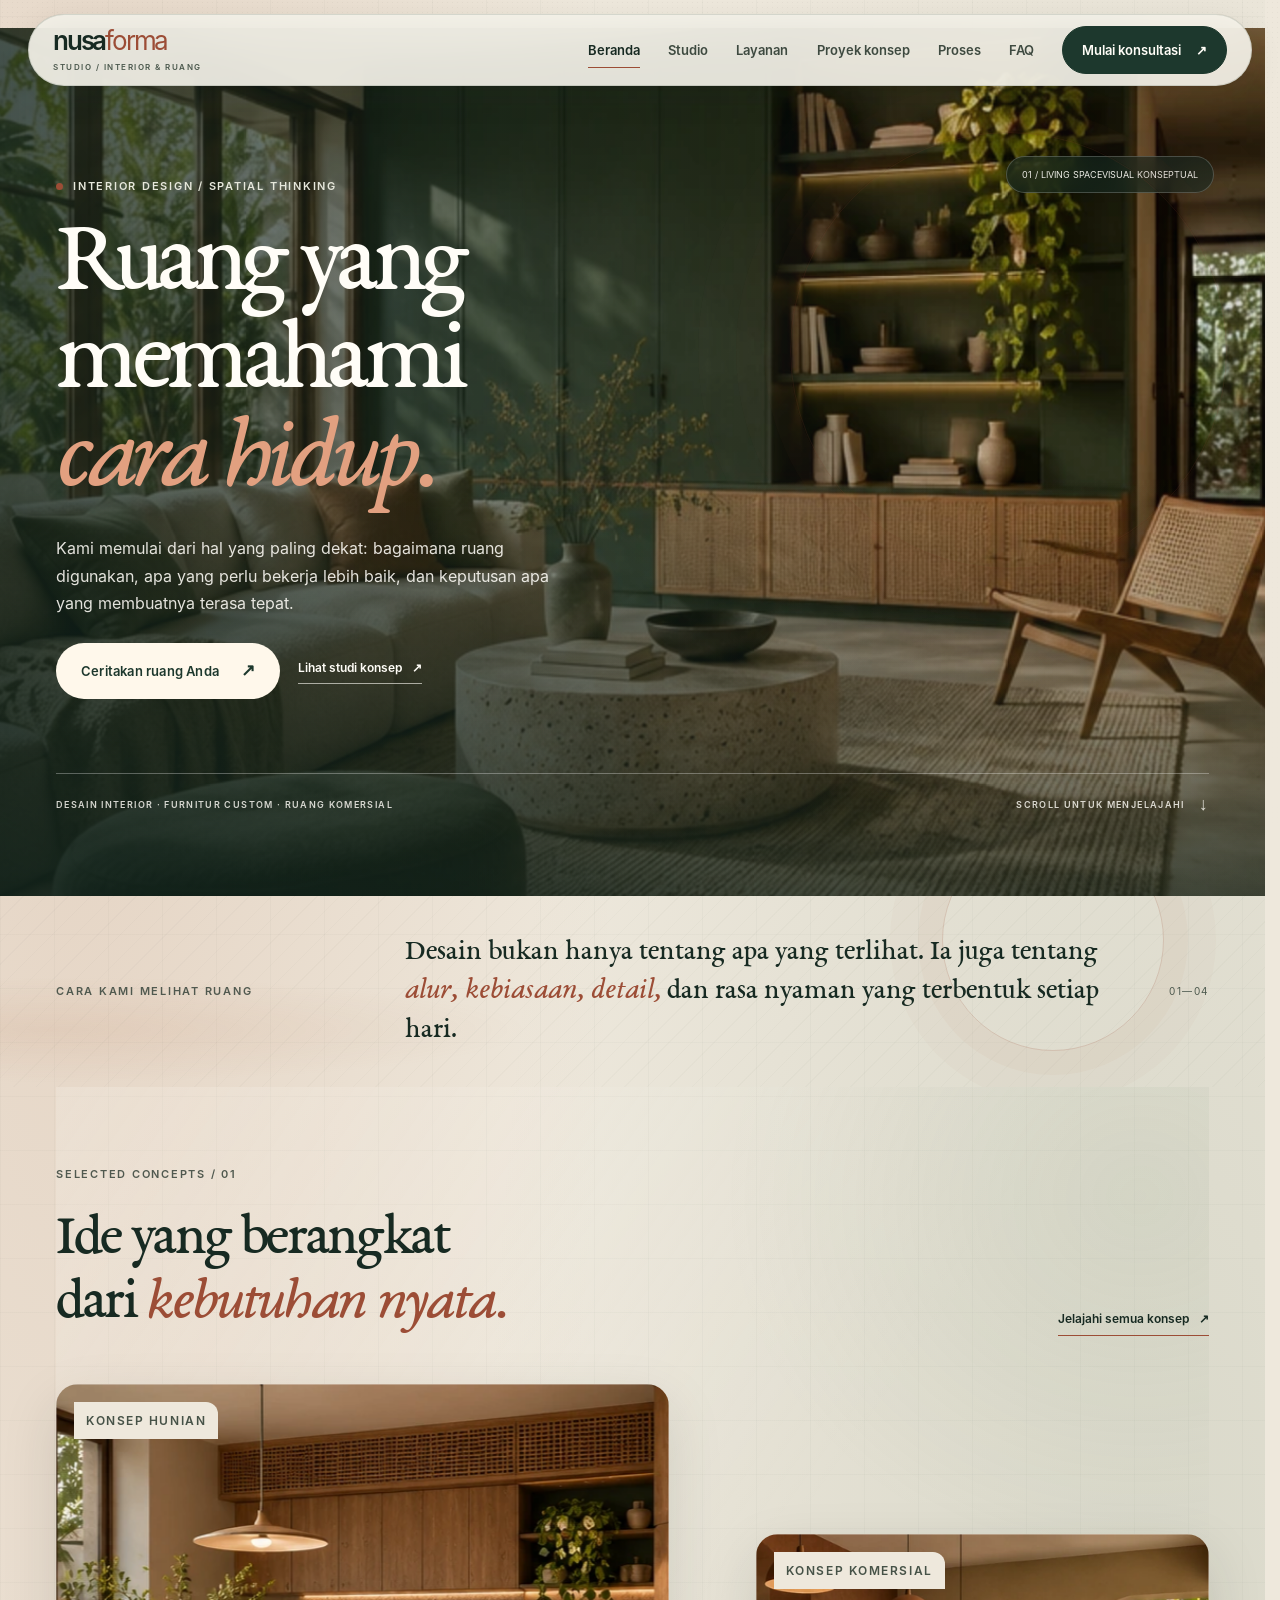
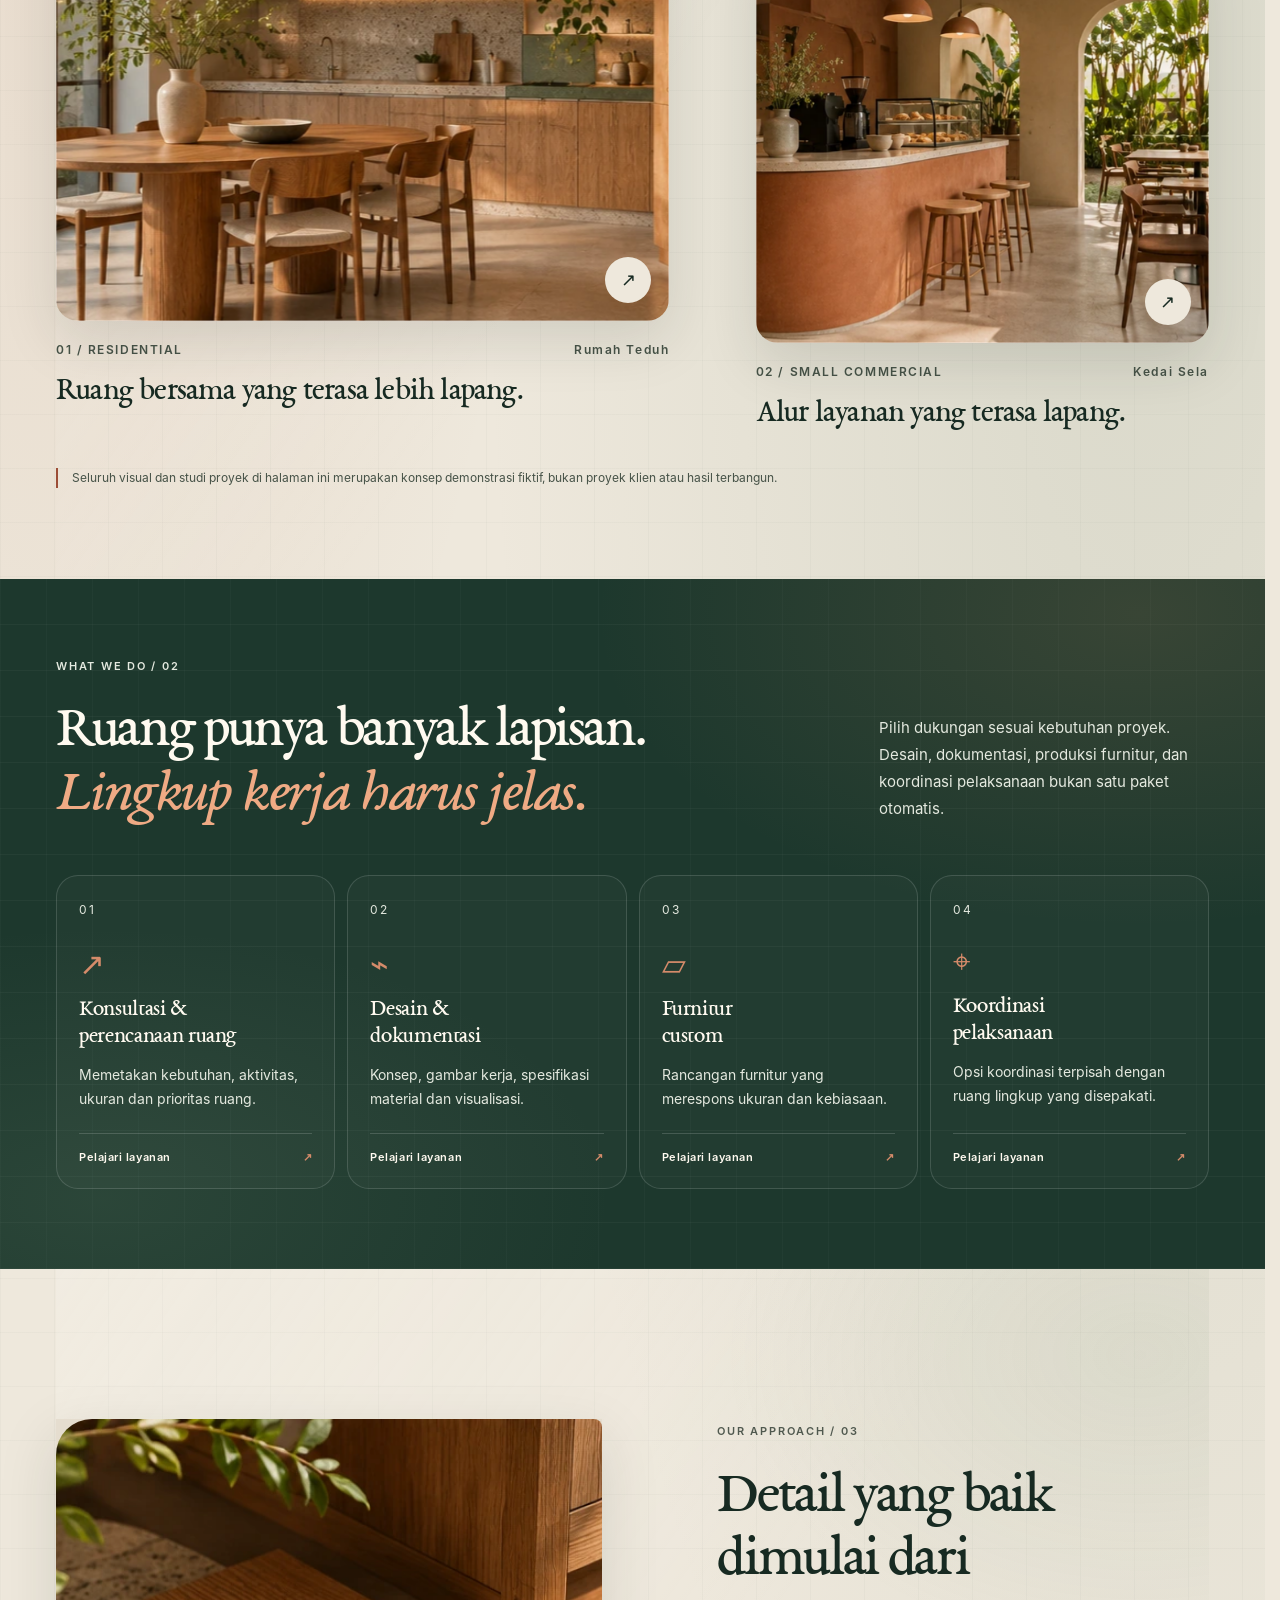
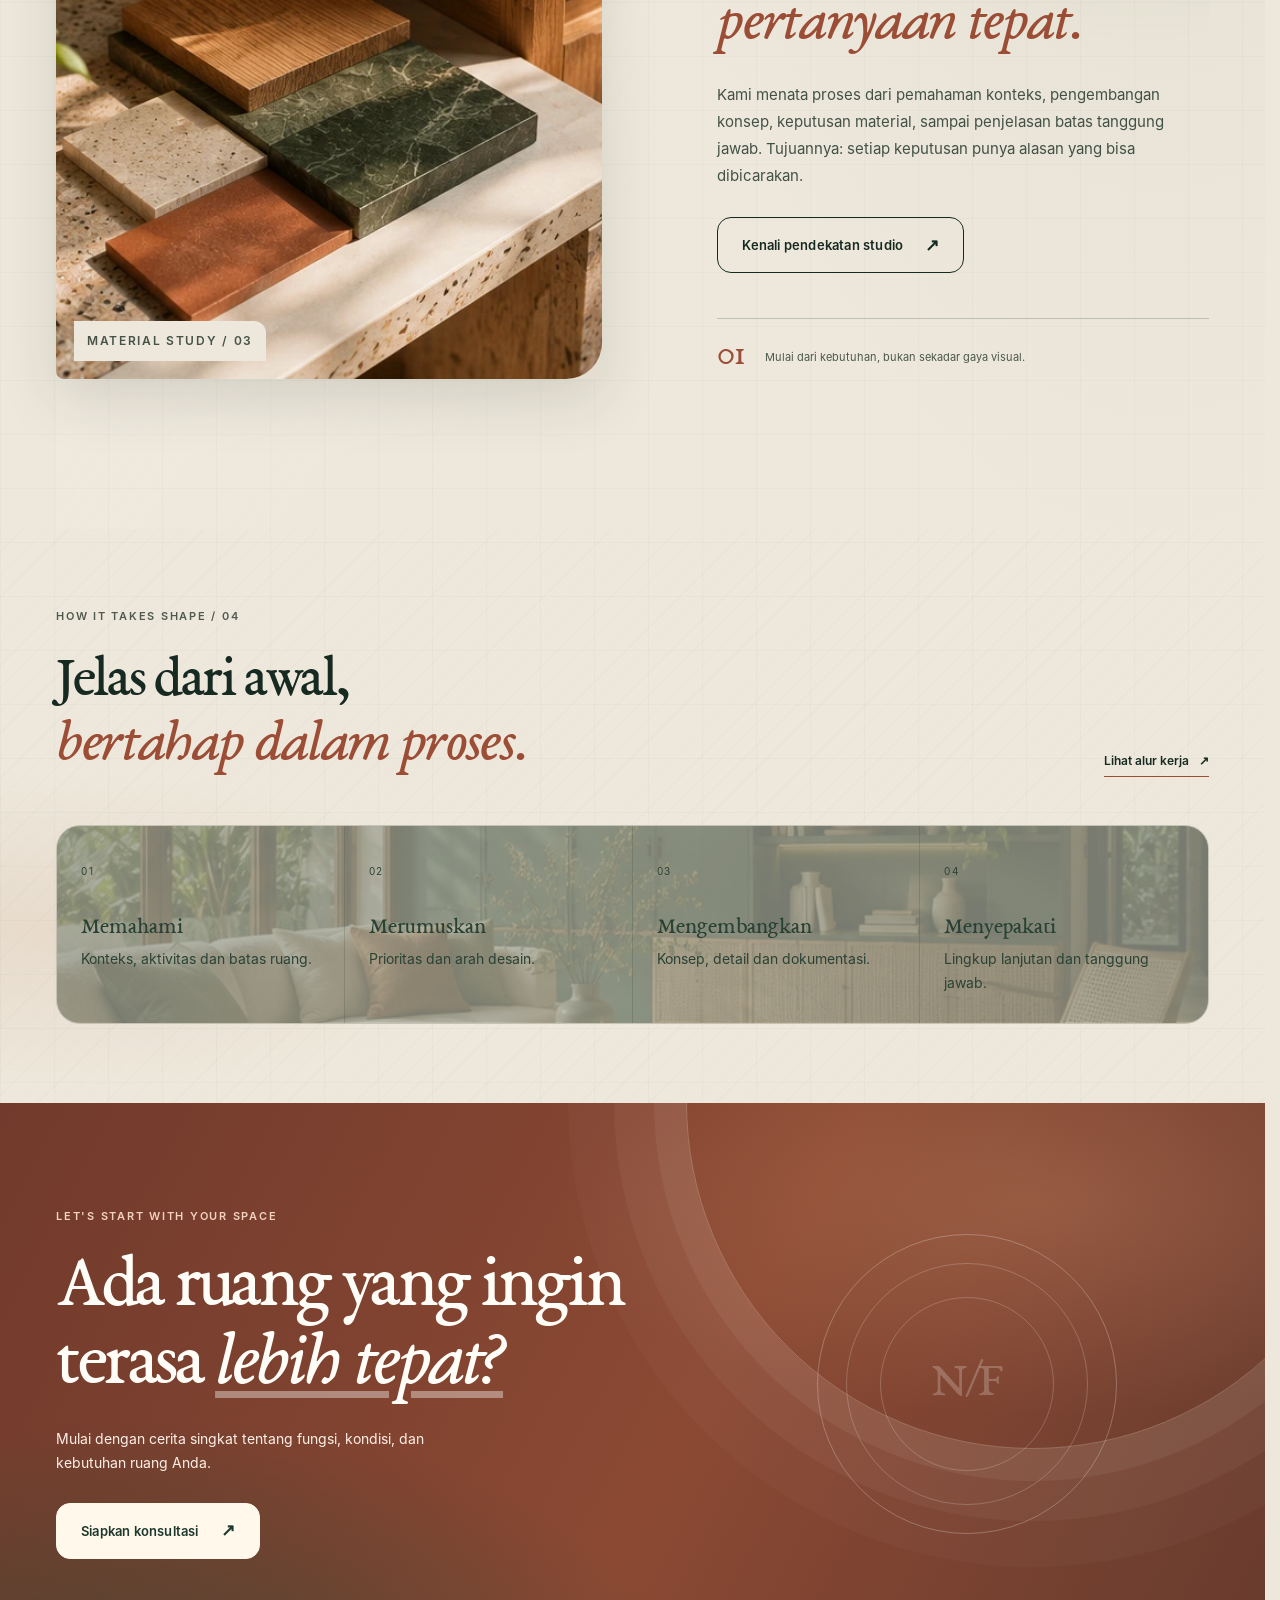
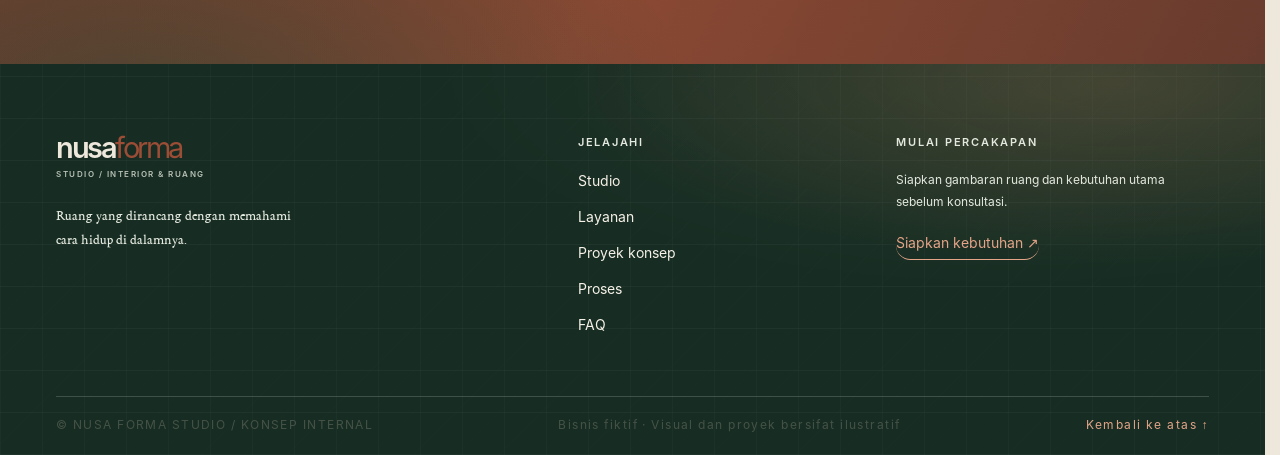
<file: index.html>
<!doctype html><html lang="id"><head><meta charset="utf-8"><meta name="viewport" content="width=device-width,initial-scale=1"><meta name="robots" content="noindex,nofollow"><meta name="theme-color" content="#f2eee5"><meta name="ades-prd" content="NUSA-FORMA-PRD-0.1"><meta name="ades-direction" content="NUSA-FORMA-R2-01"><meta name="description" content="Desain interior, perencanaan ruang, dokumentasi, visualisasi dan furnitur custom dengan lingkup yang dijelaskan secara terbuka."><meta property="og:type" content="website"><meta property="og:title" content="Ruang yang memahami cara hidup — Nusa Forma Studio"><meta property="og:description" content="Desain interior, perencanaan ruang, dokumentasi, visualisasi dan furnitur custom dengan lingkup yang dijelaskan secara terbuka."><title>Ruang yang memahami cara hidup — Nusa Forma Studio</title><link rel="icon" href="/assets/favicon.png" type="image/png"><link rel="stylesheet" href="/styles.css"><script src="/script.js" defer></script></head><body id="top" class="page-home"><a class="skip-link" href="#main">Lewati ke konten</a>
<header class="site-header" data-header>
 <div class="nav-shell wrap">
  <a class="wordmark" href="/" aria-label="Nusa Forma Studio — Beranda"><span class="wordmark-name">nusa<span>forma</span></span><span class="wordmark-sub">STUDIO / INTERIOR & RUANG</span></a>
  <button class="menu-toggle" type="button" id="menuToggle" aria-expanded="false" aria-controls="navLinks"><span class="menu-label">Menu</span><span class="menu-icon" aria-hidden="true"><i></i><i></i></span></button>
  <nav class="nav-links" id="navLinks" aria-label="Navigasi utama"><a href="/" aria-current="page">Beranda</a><a href="/studio/">Studio</a><a href="/services/">Layanan</a><a href="/projects/">Proyek konsep</a><a href="/process/">Proses</a><a href="/faq/">FAQ</a><a class="nav-cta" href="/contact/">Mulai konsultasi <span aria-hidden="true">↗</span></a></nav>
 </div>
 <div class="reading-line" aria-hidden="true"><span id="readingProgress"></span></div>
</header><main id="main">
<section class="hero-section home-hero-cinematic" aria-labelledby="home-title">
 <figure class="home-hero-media" aria-label="Ruang keluarga konseptual dengan kabinet hijau, sofa hangat, dan cahaya alami">
  <img src="/assets/hero-living.webp" alt="Ruang keluarga hangat dengan sofa netral, kabinet hijau tua, meja batu dan cahaya alami" fetchpriority="high" loading="eager" decoding="async" width="764" height="508">
  <figcaption><span>01 / LIVING SPACE</span><span>VISUAL KONSEPTUAL</span></figcaption>
 </figure>
 <div class="home-hero-shade" aria-hidden="true"></div>
 <div class="home-hero-inner wrap">
  <div class="hero-copy" data-reveal="up">
   <p class="eyebrow"><span class="eyebrow-dot"></span> INTERIOR DESIGN / SPATIAL THINKING</p>
   <h1 id="home-title">Ruang yang memahami <em>cara hidup.</em></h1>
   <p class="hero-lede">Kami memulai dari hal yang paling dekat: bagaimana ruang digunakan, apa yang perlu bekerja lebih baik, dan keputusan apa yang membuatnya terasa tepat.</p>
   <div class="hero-actions"><a class="button button-cream" href="/contact/">Ceritakan ruang Anda <span>↗</span></a><a class="text-link" href="/projects/">Lihat studi konsep <span>↗</span></a></div>
  </div>
  <div class="home-hero-foot"><span>DESAIN INTERIOR · FURNITUR CUSTOM · RUANG KOMERSIAL</span><span class="hero-scroll-cue">SCROLL UNTUK MENJELAJAHI <i aria-hidden="true">↓</i></span></div>
 </div>
</section>
<section class="intro-strip"><div class="wrap intro-grid"><p class="eyebrow">CARA KAMI MELIHAT RUANG</p><p>Desain bukan hanya tentang apa yang terlihat. Ia juga tentang <em>alur, kebiasaan, detail,</em> dan rasa nyaman yang terbentuk setiap hari.</p><span class="intro-number">01—04</span></div></section>
<section class="section wrap" id="projects"><div class="section-top"><div><p class="eyebrow">SELECTED CONCEPTS / 01</p><h2>Ide yang berangkat<br>dari <em>kebutuhan nyata.</em></h2></div><a class="text-link" href="/projects/">Jelajahi semua konsep <span>↗</span></a></div><div class="project-grid"><a class="project-card project-card-large" href="/projects/rumah-teduh/" data-reveal="up"><div class="project-image"><img src="/assets/kitchen-teduh.webp" alt="Konsep ruang makan dan dapur kayu dengan cahaya alami" loading="lazy" decoding="async" width="764" height="508"><span class="image-tag">KONSEP HUNIAN</span><span class="project-arrow">↗</span></div><div class="project-meta"><span>01 / RESIDENTIAL</span><span>Rumah Teduh</span></div><h3>Ruang bersama yang terasa lebih lapang.</h3></a><a class="project-card project-card-offset" href="/projects/kedai-sela/" data-reveal="up"><div class="project-image"><img src="/assets/cafe-sela.webp" alt="Konsep kafe dengan meja bar melengkung warna terracotta dan cahaya alami" loading="lazy" decoding="async" width="764" height="508"><span class="image-tag">KONSEP KOMERSIAL</span><span class="project-arrow">↗</span></div><div class="project-meta"><span>02 / SMALL COMMERCIAL</span><span>Kedai Sela</span></div><h3>Alur layanan yang terasa lapang.</h3></a></div><p class="disclosure-note">Seluruh visual dan studi proyek di halaman ini merupakan konsep demonstrasi fiktif, bukan proyek klien atau hasil terbangun.</p></section>
<section class="section section-dark"><div class="wrap"><div class="section-top section-top-light"><div><p class="eyebrow">WHAT WE DO / 02</p><h2>Ruang punya banyak lapisan.<br><em>Lingkup kerja harus jelas.</em></h2></div><p class="section-side-copy">Pilih dukungan sesuai kebutuhan proyek. Desain, dokumentasi, produksi furnitur, dan koordinasi pelaksanaan bukan satu paket otomatis.</p></div><div class="service-grid"><a class="service-tile" href="/services/#consultation" data-reveal="up"><span class="tile-index">01</span><span class="tile-icon">↗</span><h3>Konsultasi &<br>perencanaan ruang</h3><p>Memetakan kebutuhan, aktivitas, ukuran dan prioritas ruang.</p><span class="tile-link">Pelajari layanan <b>↗</b></span></a><a class="service-tile" href="/services/#design" data-reveal="up"><span class="tile-index">02</span><span class="tile-icon">⌁</span><h3>Desain &<br>dokumentasi</h3><p>Konsep, gambar kerja, spesifikasi material dan visualisasi.</p><span class="tile-link">Pelajari layanan <b>↗</b></span></a><a class="service-tile" href="/services/#furniture" data-reveal="up"><span class="tile-index">03</span><span class="tile-icon">▱</span><h3>Furnitur<br>custom</h3><p>Rancangan furnitur yang merespons ukuran dan kebiasaan.</p><span class="tile-link">Pelajari layanan <b>↗</b></span></a><a class="service-tile" href="/services/#coordination" data-reveal="up"><span class="tile-index">04</span><span class="tile-icon">⌖</span><h3>Koordinasi<br>pelaksanaan</h3><p>Opsi koordinasi terpisah dengan ruang lingkup yang disepakati.</p><span class="tile-link">Pelajari layanan <b>↗</b></span></a></div></div></section>
<section class="section wrap approach-section"><div class="approach-image" data-reveal="left"><img src="/assets/material-detail.webp" alt="Detail material kayu, batu, terrazzo dan sampel permukaan dalam cahaya alami" loading="lazy" decoding="async" width="764" height="508"><span class="image-caption">MATERIAL STUDY / 03</span></div><div class="approach-copy" data-reveal="right"><p class="eyebrow">OUR APPROACH / 03</p><h2>Detail yang baik<br>dimulai dari <em>pertanyaan tepat.</em></h2><p>Kami menata proses dari pemahaman konteks, pengembangan konsep, keputusan material, sampai penjelasan batas tanggung jawab. Tujuannya: setiap keputusan punya alasan yang bisa dibicarakan.</p><a class="button button-outline" href="/studio/">Kenali pendekatan studio <span>↗</span></a><div class="approach-stat"><strong>01</strong><span>Mulai dari kebutuhan, bukan sekadar gaya visual.</span></div></div></section>
<section class="section process-preview"><div class="wrap"><div class="section-top"><div><p class="eyebrow">HOW IT TAKES SHAPE / 04</p><h2>Jelas dari awal,<br><em>bertahap dalam proses.</em></h2></div><a class="text-link" href="/process/">Lihat alur kerja <span>↗</span></a></div><div class="process-steps" data-process-hover><span class="process-hover-field" aria-hidden="true"></span><article data-reveal="up"><span>01</span><h3>Memahami</h3><p>Konteks, aktivitas dan batas ruang.</p></article><article data-reveal="up"><span>02</span><h3>Merumuskan</h3><p>Prioritas dan arah desain.</p></article><article data-reveal="up"><span>03</span><h3>Mengembangkan</h3><p>Konsep, detail dan dokumentasi.</p></article><article data-reveal="up"><span>04</span><h3>Menyepakati</h3><p>Lingkup lanjutan dan tanggung jawab.</p></article></div></div></section>
<section class="closing-cta"><div class="wrap closing-inner"><p class="eyebrow">LET'S START WITH YOUR SPACE</p><h2>Ada ruang yang ingin<br>terasa <em>lebih tepat?</em></h2><p>Mulai dengan cerita singkat tentang fungsi, kondisi, dan kebutuhan ruang Anda.</p><a class="button button-cream" href="/contact/">Siapkan konsultasi <span>↗</span></a><span class="closing-orbit" aria-hidden="true">N/F</span></div></section>
</main><footer class="site-footer"><div class="wrap footer-main"><div><a class="wordmark footer-wordmark" href="/"><span class="wordmark-name">nusa<span>forma</span></span><span class="wordmark-sub">STUDIO / INTERIOR & RUANG</span></a><p class="footer-note">Ruang yang dirancang dengan memahami<br>cara hidup di dalamnya.</p></div><div class="footer-links"><span class="eyebrow">Jelajahi</span><a href="/studio/">Studio</a><a href="/services/">Layanan</a><a href="/projects/">Proyek konsep</a><a href="/process/">Proses</a><a href="/faq/">FAQ</a></div><div class="footer-links"><span class="eyebrow">Mulai percakapan</span><p>Siapkan gambaran ruang dan kebutuhan utama sebelum konsultasi.</p><a class="footer-cta" href="/contact/">Siapkan kebutuhan <span>↗</span></a></div></div><div class="wrap footer-bottom"><span>© NUSA FORMA STUDIO / KONSEP INTERNAL</span><span>Bisnis fiktif · Visual dan proyek bersifat ilustratif</span><a href="#top">Kembali ke atas ↑</a></div></footer></body></html>
</file>
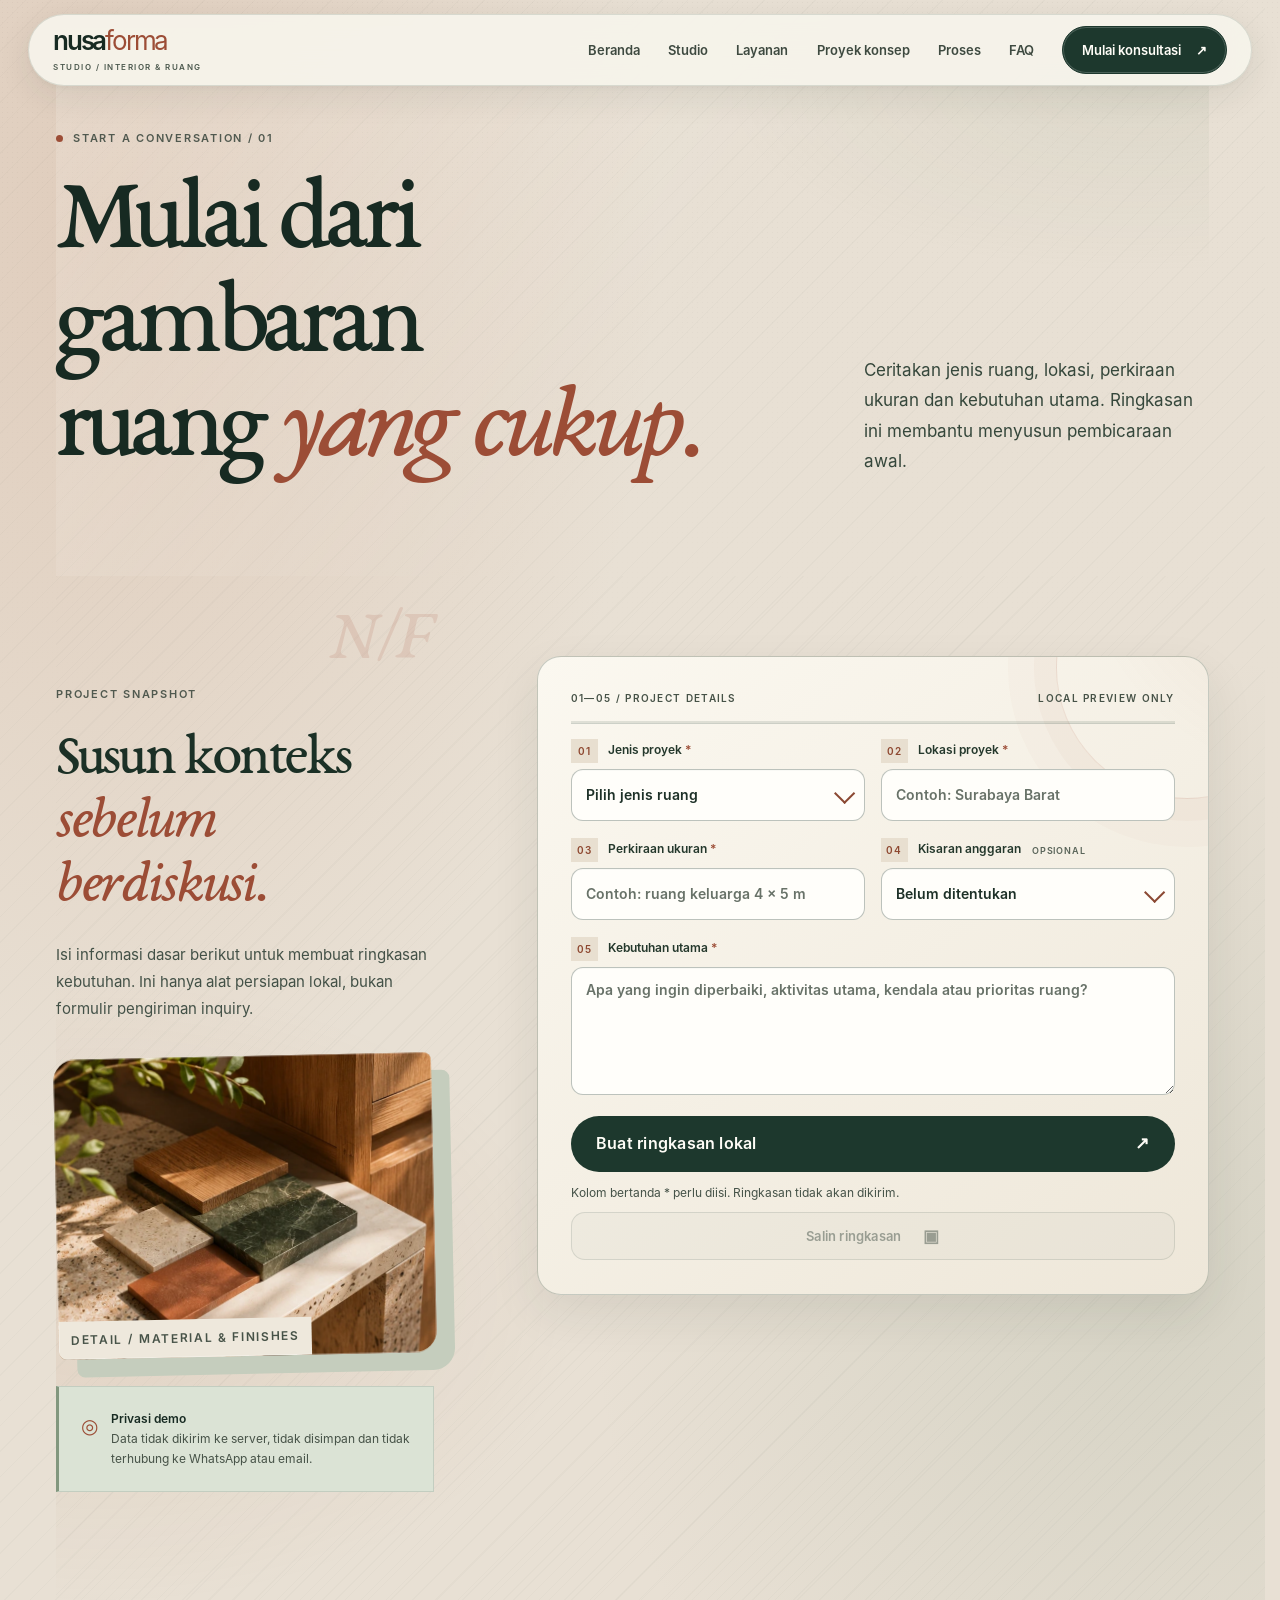
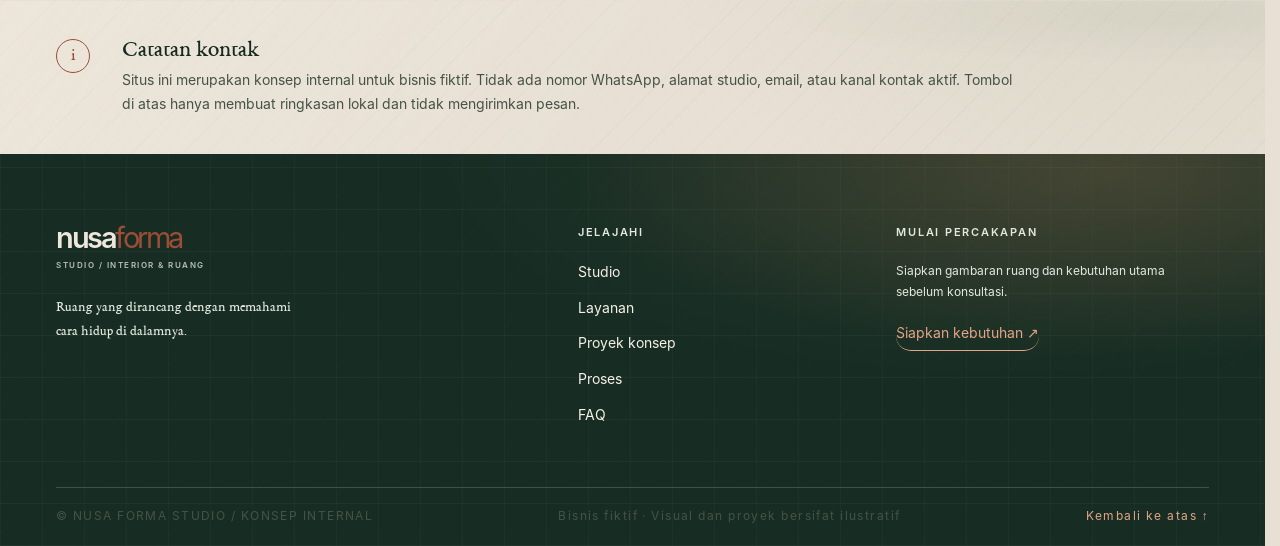
<file: contact/index.html>
<!doctype html><html lang="id"><head><meta charset="utf-8"><meta name="viewport" content="width=device-width,initial-scale=1"><meta name="robots" content="noindex,nofollow"><meta name="theme-color" content="#f2eee5"><meta name="ades-prd" content="NUSA-FORMA-PRD-0.1"><meta name="ades-direction" content="NUSA-FORMA-R2-01"><meta name="description" content="Siapkan ringkasan kebutuhan ruang secara lokal di browser. Tidak ada data yang dikirim atau disimpan."><meta property="og:type" content="website"><meta property="og:title" content="Konsultasi & persiapan proyek — Nusa Forma Studio"><meta property="og:description" content="Siapkan ringkasan kebutuhan ruang secara lokal di browser. Tidak ada data yang dikirim atau disimpan."><title>Konsultasi & persiapan proyek — Nusa Forma Studio</title><link rel="icon" href="/assets/favicon.png" type="image/png"><link rel="stylesheet" href="/styles.css"><script src="/script.js" defer></script></head><body id="top" class="page-contact"><a class="skip-link" href="#main">Lewati ke konten</a>
<header class="site-header" data-header>
 <div class="nav-shell wrap">
  <a class="wordmark" href="/" aria-label="Nusa Forma Studio — Beranda"><span class="wordmark-name">nusa<span>forma</span></span><span class="wordmark-sub">STUDIO / INTERIOR & RUANG</span></a>
  <button class="menu-toggle" type="button" id="menuToggle" aria-expanded="false" aria-controls="navLinks"><span class="menu-label">Menu</span><span class="menu-icon" aria-hidden="true"><i></i><i></i></span></button>
  <nav class="nav-links" id="navLinks" aria-label="Navigasi utama"><a href="/">Beranda</a><a href="/studio/">Studio</a><a href="/services/">Layanan</a><a href="/projects/">Proyek konsep</a><a href="/process/">Proses</a><a href="/faq/">FAQ</a><a class="nav-cta" href="/contact/">Mulai konsultasi <span aria-hidden="true">↗</span></a></nav>
 </div>
 <div class="reading-line" aria-hidden="true"><span id="readingProgress"></span></div>
</header><main id="main">
<section class="page-hero wrap contact-hero"><p class="eyebrow"><span class="eyebrow-dot"></span> START A CONVERSATION / 01</p><div class="page-hero-grid"><h1>Mulai dari gambaran<br>ruang <em>yang cukup.</em></h1><p class="page-lede">Ceritakan jenis ruang, lokasi, perkiraan ukuran dan kebutuhan utama. Ringkasan ini membantu menyusun pembicaraan awal.</p></div></section>
<section class="section wrap inquiry-layout"><div class="inquiry-intro"><p class="eyebrow">PROJECT SNAPSHOT</p><h2>Susun konteks<br><em>sebelum berdiskusi.</em></h2><p>Isi informasi dasar berikut untuk membuat ringkasan kebutuhan. Ini hanya alat persiapan lokal, bukan formulir pengiriman inquiry.</p><div class="contact-image"><img src="/assets/material-detail.webp" alt="Material kayu, batu dan sampel warna untuk studi interior" loading="eager" fetchpriority="high" decoding="async" width="764" height="508"><span>DETAIL / MATERIAL & FINISHES</span></div><div class="privacy-note"><span>◎</span><p><b>Privasi demo</b><br>Data tidak dikirim ke server, tidak disimpan dan tidak terhubung ke WhatsApp atau email.</p></div></div><form class="inquiry-form" id="inquiryForm"><div class="form-heading"><span>01—05 / PROJECT DETAILS</span><span>LOCAL PREVIEW ONLY</span><div class="form-progress-track" aria-hidden="true"><span></span></div></div><label for="projectType">Jenis proyek <span>*</span><select id="projectType" required><option value="">Pilih jenis ruang</option><option>Hunian / rumah</option><option>Apartemen</option><option>Kafe / restoran kecil</option><option>Retail / butik</option><option>Studio / kantor kecil</option><option>Furnitur custom</option><option>Lainnya</option></select></label><label for="location">Lokasi proyek <span>*</span><input id="location" name="location" required placeholder="Contoh: Surabaya Barat"></label><label for="size">Perkiraan ukuran <span>*</span><input id="size" name="size" required placeholder="Contoh: ruang keluarga 4 × 5 m"></label><label for="budget">Kisaran anggaran <small>OPSIONAL</small><select id="budget"><option value="">Belum ditentukan</option><option>Masih ingin didiskusikan</option><option>Sudah memiliki kisaran anggaran</option><option>Ingin membandingkan beberapa lingkup</option></select></label><label for="needs">Kebutuhan utama <span>*</span><textarea id="needs" name="needs" rows="5" required placeholder="Apa yang ingin diperbaiki, aktivitas utama, kendala atau prioritas ruang?"></textarea></label><button class="button button-dark form-submit" id="makeSummary" type="button">Buat ringkasan lokal <span>↗</span></button><p class="form-status" id="formStatus" role="status" aria-live="polite">Kolom bertanda * perlu diisi. Ringkasan tidak akan dikirim.</p><div class="inquiry-result" id="inquiryResult" tabindex="-1" hidden></div><button class="button button-outline copy-button" id="copySummary" type="button" disabled>Salin ringkasan <span>▣</span></button></form></section>
<section class="disclosure-band"><div class="wrap disclosure-inner"><span class="disclosure-mark">i</span><div><h2>Catatan kontak</h2><p>Situs ini merupakan konsep internal untuk bisnis fiktif. Tidak ada nomor WhatsApp, alamat studio, email, atau kanal kontak aktif. Tombol di atas hanya membuat ringkasan lokal dan tidak mengirimkan pesan.</p></div></div></section>
</main><footer class="site-footer"><div class="wrap footer-main"><div><a class="wordmark footer-wordmark" href="/"><span class="wordmark-name">nusa<span>forma</span></span><span class="wordmark-sub">STUDIO / INTERIOR & RUANG</span></a><p class="footer-note">Ruang yang dirancang dengan memahami<br>cara hidup di dalamnya.</p></div><div class="footer-links"><span class="eyebrow">Jelajahi</span><a href="/studio/">Studio</a><a href="/services/">Layanan</a><a href="/projects/">Proyek konsep</a><a href="/process/">Proses</a><a href="/faq/">FAQ</a></div><div class="footer-links"><span class="eyebrow">Mulai percakapan</span><p>Siapkan gambaran ruang dan kebutuhan utama sebelum konsultasi.</p><a class="footer-cta" href="/contact/">Siapkan kebutuhan <span>↗</span></a></div></div><div class="wrap footer-bottom"><span>© NUSA FORMA STUDIO / KONSEP INTERNAL</span><span>Bisnis fiktif · Visual dan proyek bersifat ilustratif</span><a href="#top">Kembali ke atas ↑</a></div></footer></body></html>
</file>
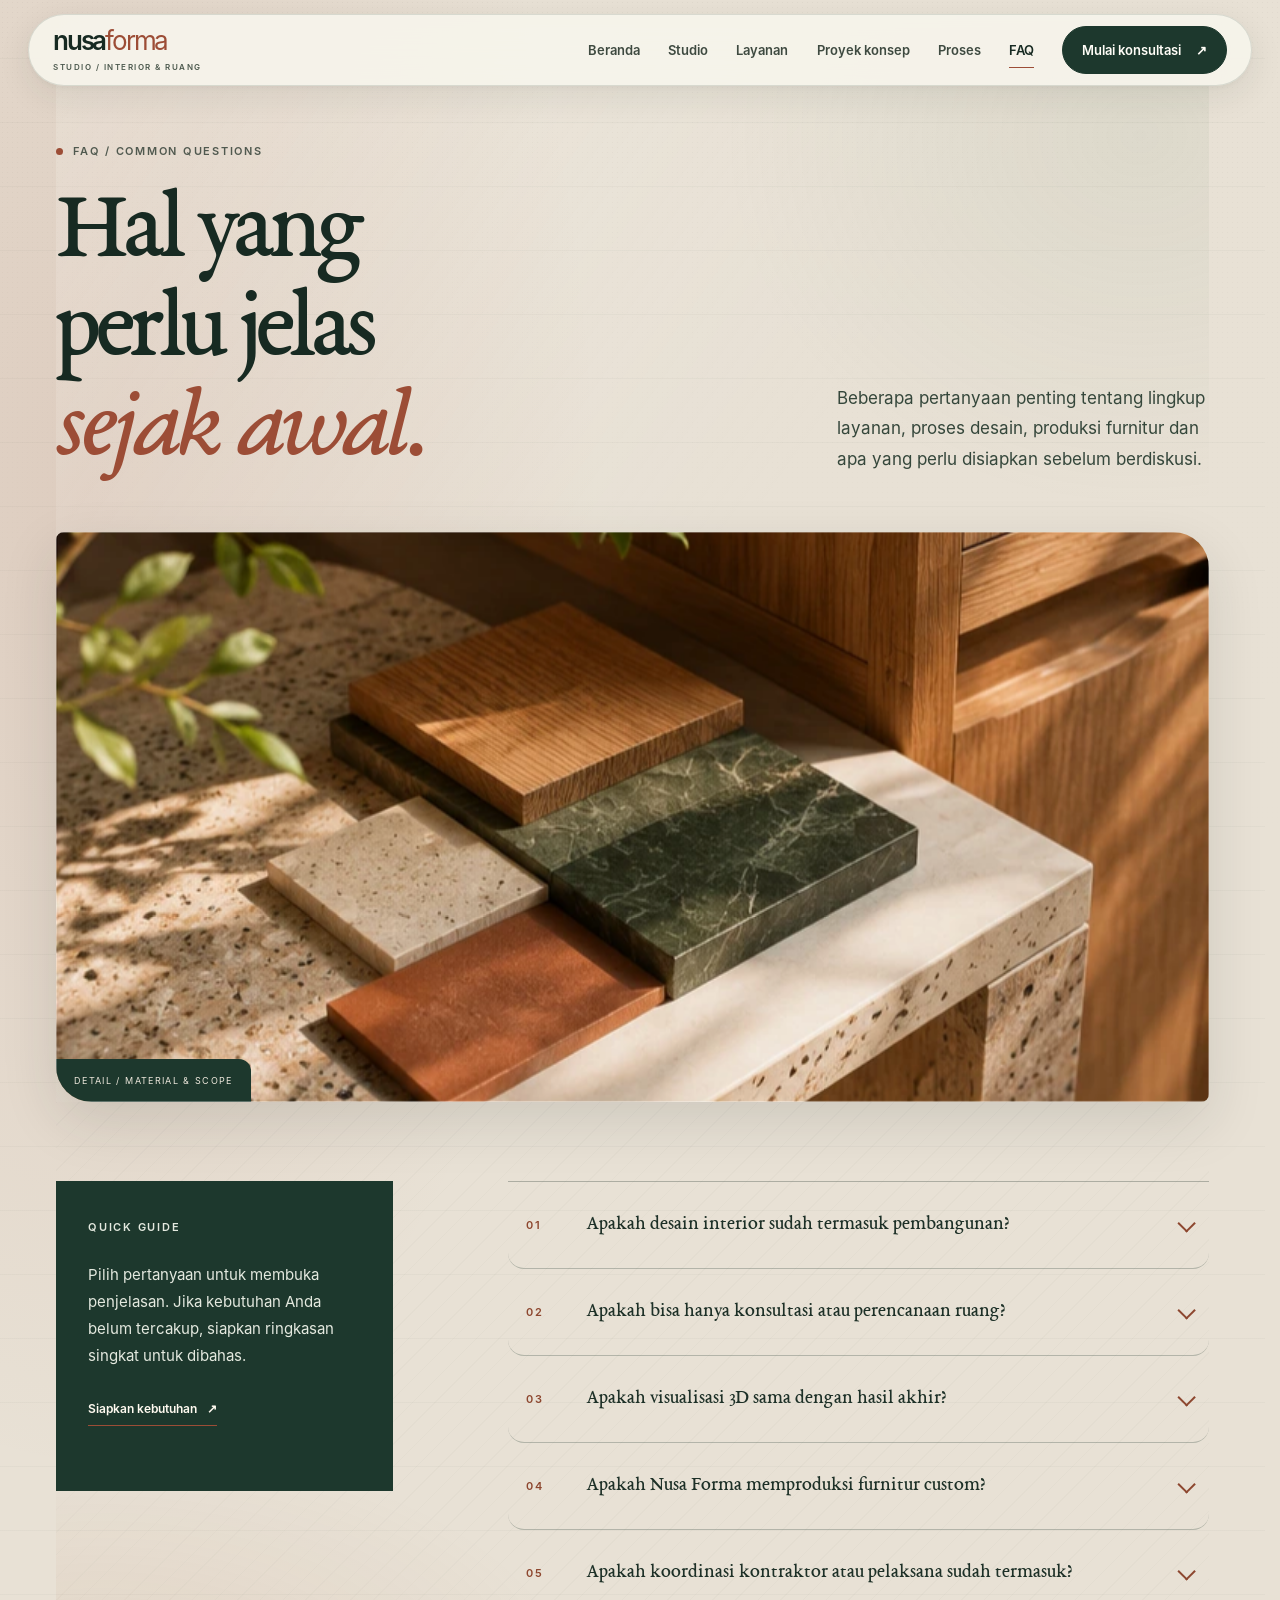
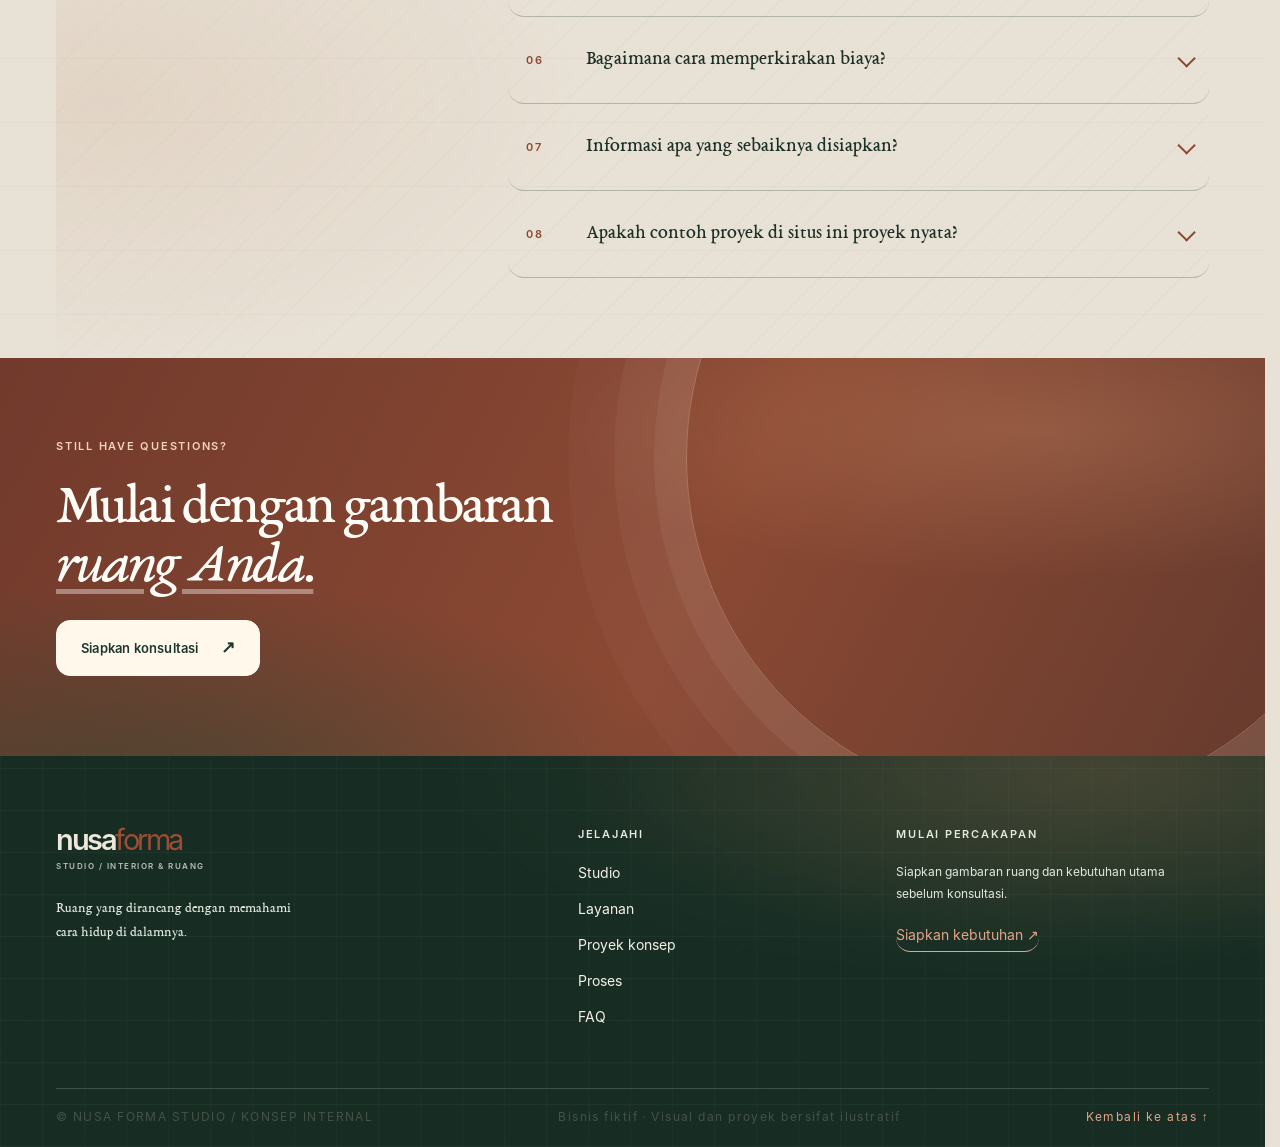
<file: faq/index.html>
<!doctype html><html lang="id"><head><meta charset="utf-8"><meta name="viewport" content="width=device-width,initial-scale=1"><meta name="robots" content="noindex,nofollow"><meta name="theme-color" content="#f2eee5"><meta name="ades-prd" content="NUSA-FORMA-PRD-0.1"><meta name="ades-direction" content="NUSA-FORMA-R2-01"><meta name="description" content="Jawaban mengenai layanan, lingkup desain, furnitur custom, visualisasi dan langkah konsultasi."><meta property="og:type" content="website"><meta property="og:title" content="Pertanyaan umum — Nusa Forma Studio"><meta property="og:description" content="Jawaban mengenai layanan, lingkup desain, furnitur custom, visualisasi dan langkah konsultasi."><title>Pertanyaan umum — Nusa Forma Studio</title><link rel="icon" href="/assets/favicon.png" type="image/png"><link rel="stylesheet" href="/styles.css"><script src="/script.js" defer></script></head><body id="top" class="page-faq"><a class="skip-link" href="#main">Lewati ke konten</a>
<header class="site-header" data-header>
 <div class="nav-shell wrap">
  <a class="wordmark" href="/" aria-label="Nusa Forma Studio — Beranda"><span class="wordmark-name">nusa<span>forma</span></span><span class="wordmark-sub">STUDIO / INTERIOR & RUANG</span></a>
  <button class="menu-toggle" type="button" id="menuToggle" aria-expanded="false" aria-controls="navLinks"><span class="menu-label">Menu</span><span class="menu-icon" aria-hidden="true"><i></i><i></i></span></button>
  <nav class="nav-links" id="navLinks" aria-label="Navigasi utama"><a href="/">Beranda</a><a href="/studio/">Studio</a><a href="/services/">Layanan</a><a href="/projects/">Proyek konsep</a><a href="/process/">Proses</a><a href="/faq/" aria-current="page">FAQ</a><a class="nav-cta" href="/contact/">Mulai konsultasi <span aria-hidden="true">↗</span></a></nav>
 </div>
 <div class="reading-line" aria-hidden="true"><span id="readingProgress"></span></div>
</header><main id="main">
<section class="page-hero wrap"><p class="eyebrow"><span class="eyebrow-dot"></span> FAQ / COMMON QUESTIONS</p><div class="page-hero-grid"><h1>Hal yang perlu jelas<br><em>sejak awal.</em></h1><p class="page-lede">Beberapa pertanyaan penting tentang lingkup layanan, proses desain, produksi furnitur dan apa yang perlu disiapkan sebelum berdiskusi.</p></div><figure class="page-hero-image" data-reveal="scale"><img src="/assets/material-detail.webp" alt="Sampel material interior kayu, batu dan warna terracotta" loading="eager" fetchpriority="high" decoding="async" width="764" height="508"><figcaption>DETAIL / MATERIAL & SCOPE</figcaption></figure></section>
<section class="section wrap faq-layout"><aside class="faq-aside"><p class="eyebrow">QUICK GUIDE</p><p>Pilih pertanyaan untuk membuka penjelasan. Jika kebutuhan Anda belum tercakup, siapkan ringkasan singkat untuk dibahas.</p><a class="text-link" href="/contact/">Siapkan kebutuhan <span>↗</span></a></aside><div class="faq-list"><details data-reveal="up"><summary><span>01</span> Apakah desain interior sudah termasuk pembangunan?</summary><div class="faq-answer"><p>Tidak otomatis. Desain interior, dokumentasi, produksi furnitur, pengadaan, konstruksi dan instalasi dapat menjadi lingkup berbeda. Setiap bagian perlu dijelaskan dan disepakati secara terpisah.</p></div></details><details data-reveal="up"><summary><span>02</span> Apakah bisa hanya konsultasi atau perencanaan ruang?</summary><div class="faq-answer"><p>Kebutuhan konsultasi dan perencanaan dapat dibahas sebagai lingkup tersendiri. Keluaran, batas waktu dan kedalaman pembahasan perlu disesuaikan dengan kebutuhan proyek.</p></div></details><details data-reveal="up"><summary><span>03</span> Apakah visualisasi 3D sama dengan hasil akhir?</summary><div class="faq-answer"><p>Tidak. Visualisasi 3D membantu mengkomunikasikan konsep dan keputusan desain. Hasil fisik dipengaruhi kondisi lapangan, material aktual, spesifikasi, ketersediaan dan pelaksanaan.</p></div></details><details data-reveal="up"><summary><span>04</span> Apakah Nusa Forma memproduksi furnitur custom?</summary><div class="faq-answer"><p>Rancangan furnitur custom dapat dibahas sebagai lingkup tersendiri. Produksi, material, hardware, instalasi dan pihak yang bertanggung jawab perlu dikonfirmasi sebelum disepakati.</p></div></details><details data-reveal="up"><summary><span>05</span> Apakah koordinasi kontraktor atau pelaksana sudah termasuk?</summary><div class="faq-answer"><p>Koordinasi pelaksanaan bukan bagian otomatis dari layanan desain. Ketersediaan pihak pelaksana, peran, biaya dan tanggung jawab harus diklarifikasi sebagai kesepakatan terpisah.</p></div></details><details data-reveal="up"><summary><span>06</span> Bagaimana cara memperkirakan biaya?</summary><div class="faq-answer"><p>Biaya bergantung pada jenis ruang, ukuran, kompleksitas, keluaran desain, detail furnitur, material dan lingkup tambahan. Tidak ada daftar harga resmi pada konsep situs ini.</p></div></details><details data-reveal="up"><summary><span>07</span> Informasi apa yang sebaiknya disiapkan?</summary><div class="faq-answer"><p>Jenis ruang, lokasi, perkiraan ukuran, fungsi utama, kendala dan kebutuhan prioritas sudah cukup sebagai gambaran awal. Hindari mengirim data pribadi atau informasi sensitif pada demo ini.</p></div></details><details data-reveal="up"><summary><span>08</span> Apakah contoh proyek di situs ini proyek nyata?</summary><div class="faq-answer"><p>Tidak. Rumah Teduh dan Kedai Sela adalah studi konsep fiktif. Visual dibuat untuk eksplorasi desain dan bukan dokumentasi proyek klien atau hasil terbangun.</p></div></details></div></section>
<section class="closing-cta closing-cta-small"><div class="wrap closing-inner"><p class="eyebrow">STILL HAVE QUESTIONS?</p><h2>Mulai dengan gambaran<br><em>ruang Anda.</em></h2><a class="button button-cream" href="/contact/">Siapkan konsultasi <span>↗</span></a></div></section>
</main><footer class="site-footer"><div class="wrap footer-main"><div><a class="wordmark footer-wordmark" href="/"><span class="wordmark-name">nusa<span>forma</span></span><span class="wordmark-sub">STUDIO / INTERIOR & RUANG</span></a><p class="footer-note">Ruang yang dirancang dengan memahami<br>cara hidup di dalamnya.</p></div><div class="footer-links"><span class="eyebrow">Jelajahi</span><a href="/studio/">Studio</a><a href="/services/">Layanan</a><a href="/projects/">Proyek konsep</a><a href="/process/">Proses</a><a href="/faq/">FAQ</a></div><div class="footer-links"><span class="eyebrow">Mulai percakapan</span><p>Siapkan gambaran ruang dan kebutuhan utama sebelum konsultasi.</p><a class="footer-cta" href="/contact/">Siapkan kebutuhan <span>↗</span></a></div></div><div class="wrap footer-bottom"><span>© NUSA FORMA STUDIO / KONSEP INTERNAL</span><span>Bisnis fiktif · Visual dan proyek bersifat ilustratif</span><a href="#top">Kembali ke atas ↑</a></div></footer></body></html>
</file>
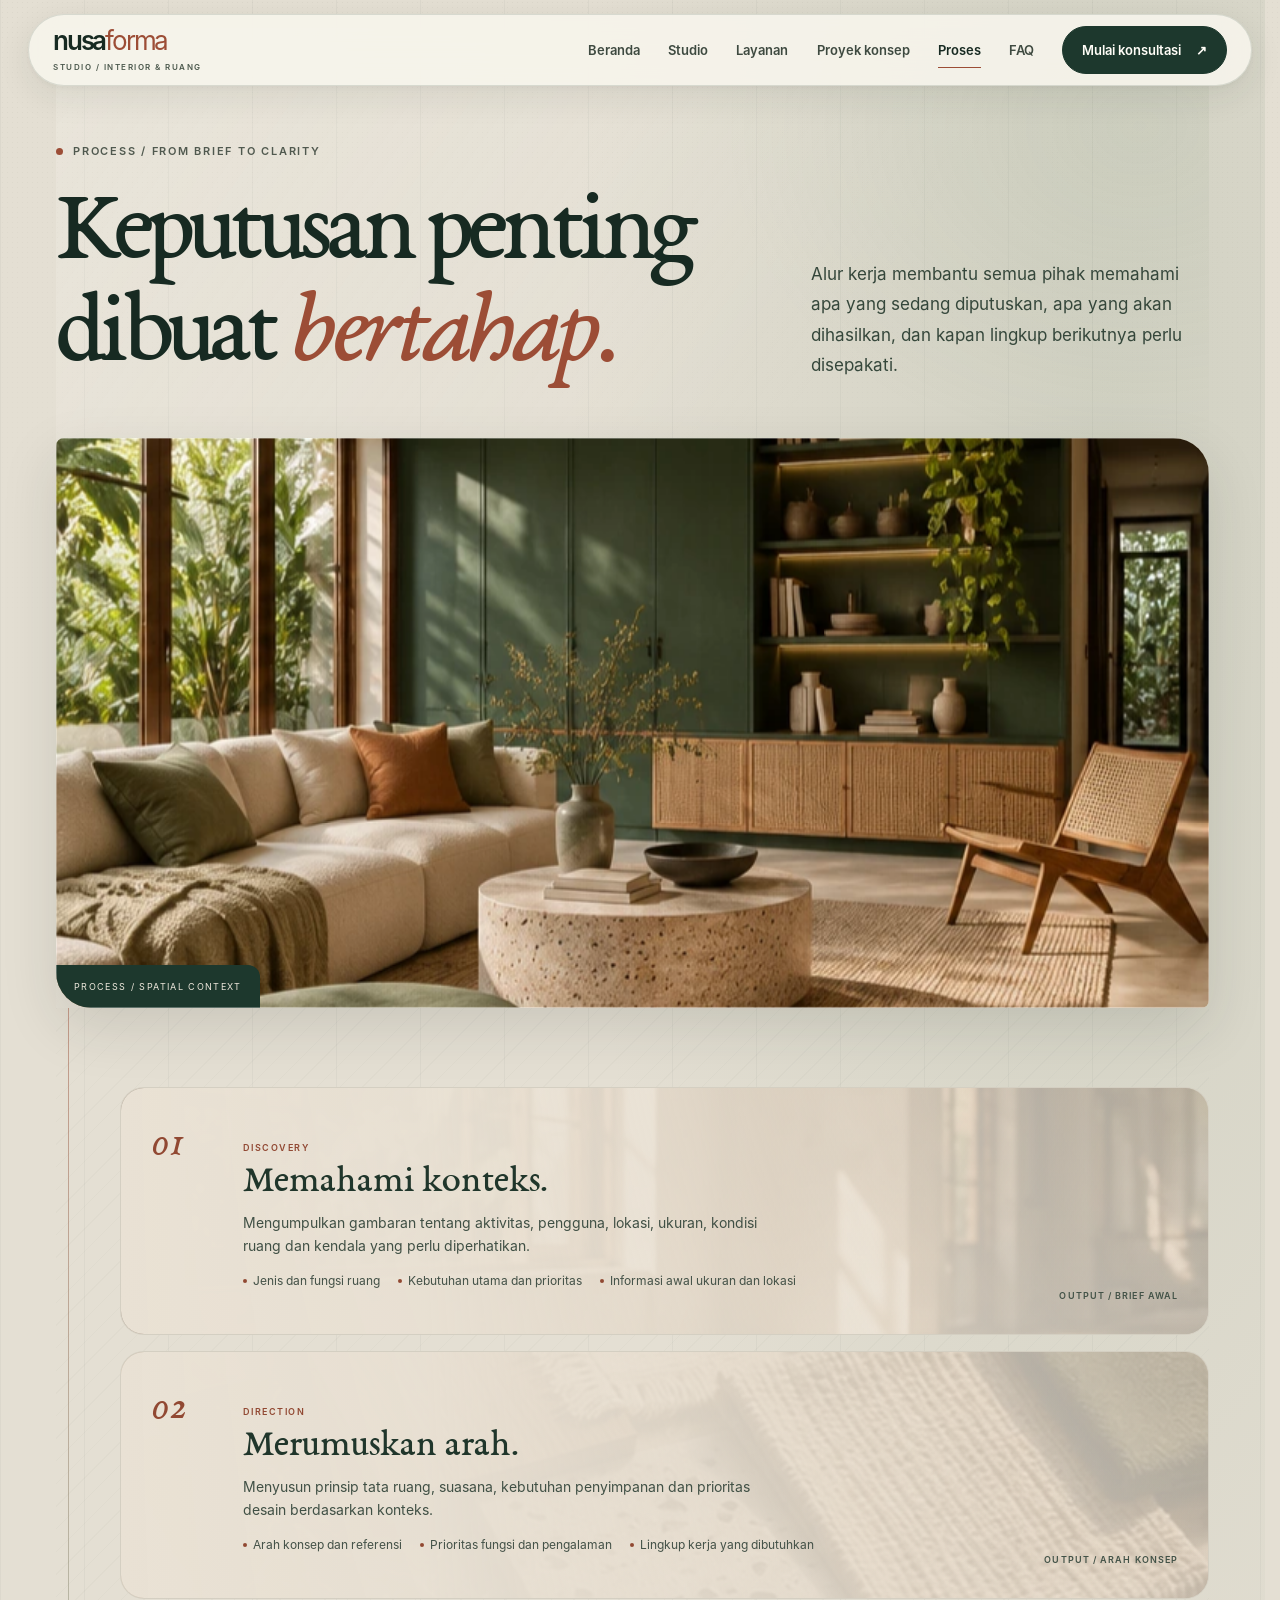
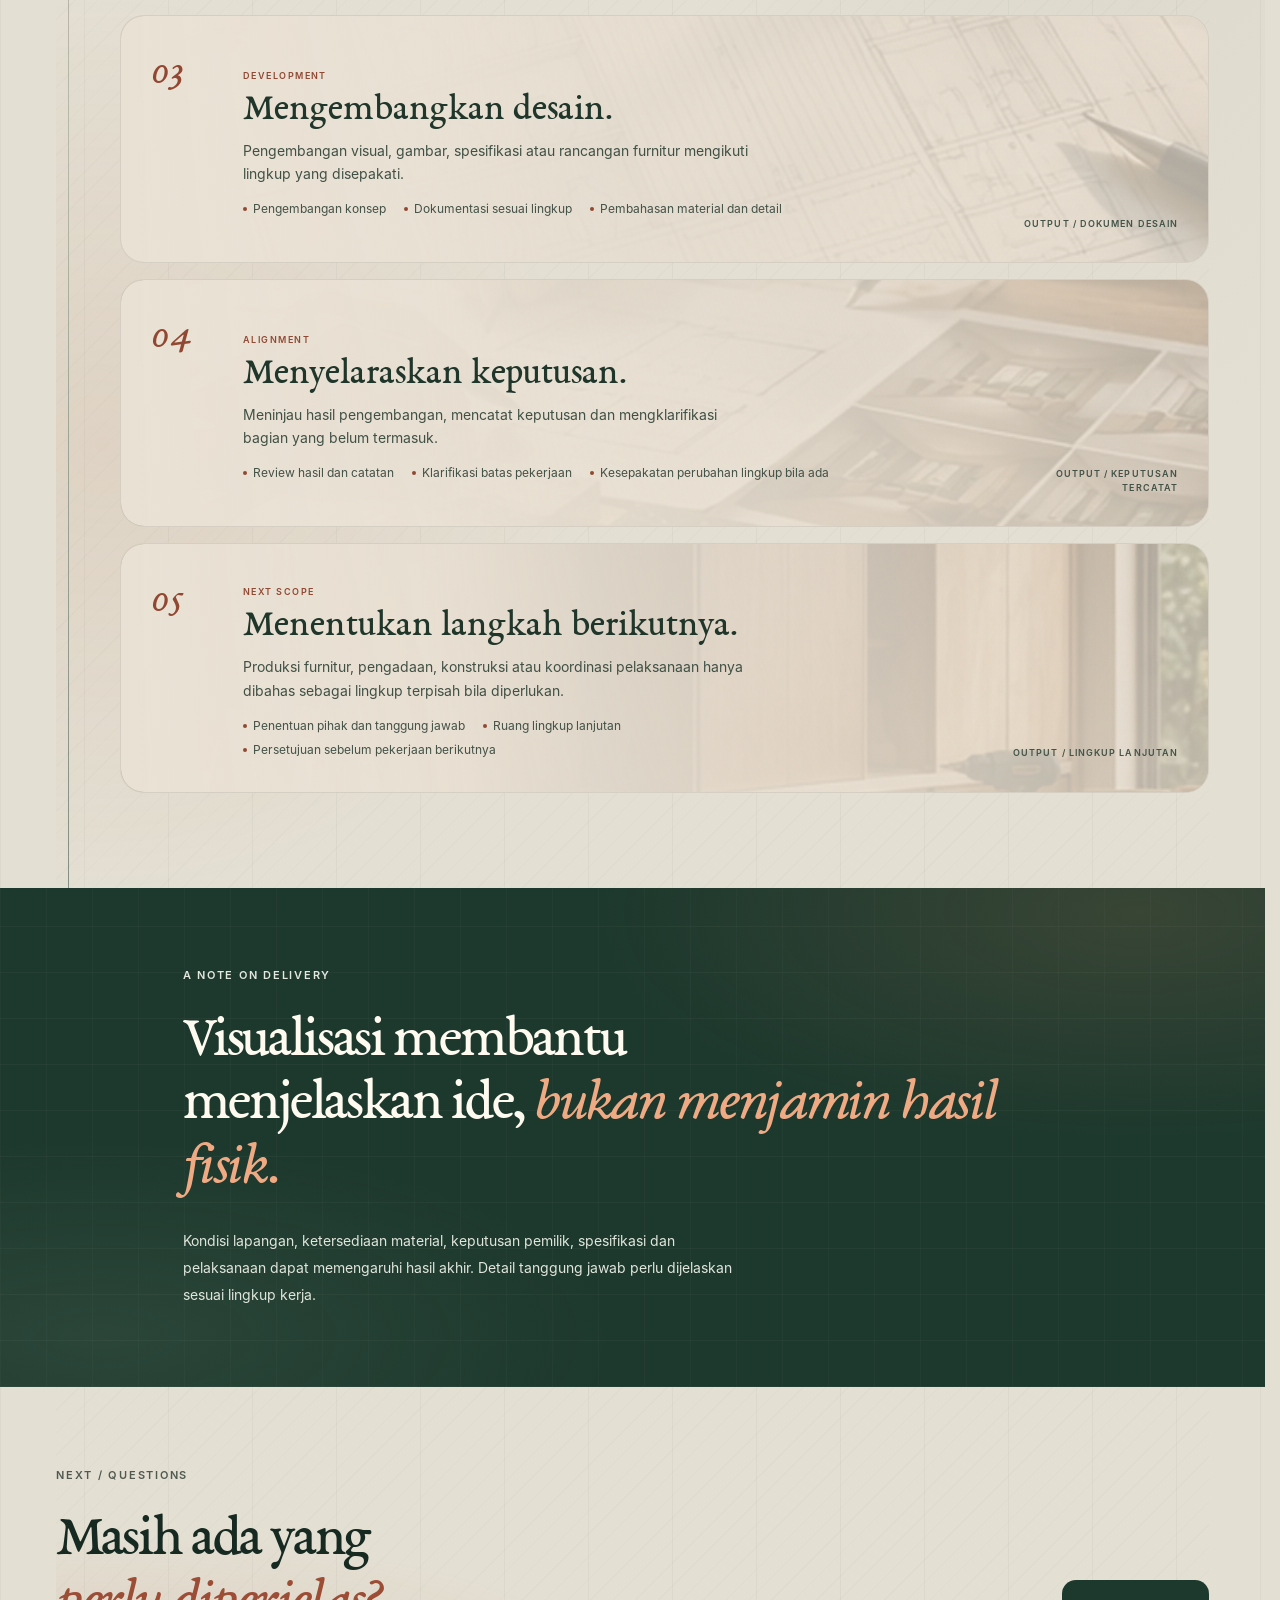
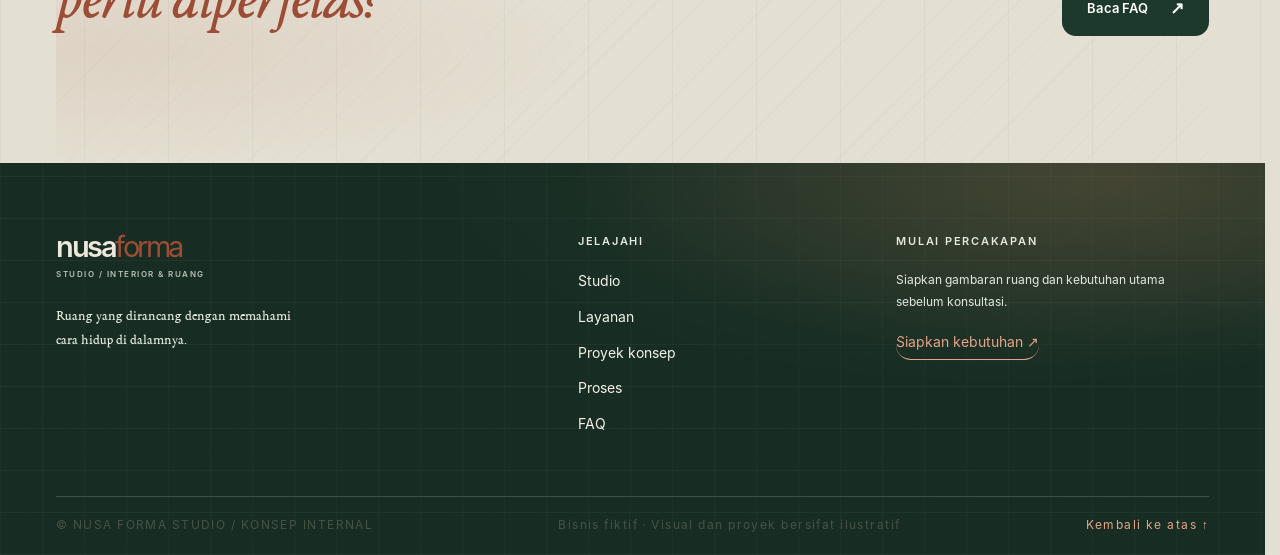
<file: process/index.html>
<!doctype html><html lang="id"><head><meta charset="utf-8"><meta name="viewport" content="width=device-width,initial-scale=1"><meta name="robots" content="noindex,nofollow"><meta name="theme-color" content="#f2eee5"><meta name="ades-prd" content="NUSA-FORMA-PRD-0.1"><meta name="ades-direction" content="NUSA-FORMA-R2-01"><meta name="description" content="Tahapan memahami kebutuhan, merumuskan arah, mengembangkan desain dan menyepakati lingkup pekerjaan."><meta property="og:type" content="website"><meta property="og:title" content="Alur kerja desain — Nusa Forma Studio"><meta property="og:description" content="Tahapan memahami kebutuhan, merumuskan arah, mengembangkan desain dan menyepakati lingkup pekerjaan."><title>Alur kerja desain — Nusa Forma Studio</title><link rel="icon" href="/assets/favicon.png" type="image/png"><link rel="stylesheet" href="/styles.css"><script src="/script.js" defer></script></head><body id="top" class="page-process"><a class="skip-link" href="#main">Lewati ke konten</a>
<header class="site-header" data-header>
 <div class="nav-shell wrap">
  <a class="wordmark" href="/" aria-label="Nusa Forma Studio — Beranda"><span class="wordmark-name">nusa<span>forma</span></span><span class="wordmark-sub">STUDIO / INTERIOR & RUANG</span></a>
  <button class="menu-toggle" type="button" id="menuToggle" aria-expanded="false" aria-controls="navLinks"><span class="menu-label">Menu</span><span class="menu-icon" aria-hidden="true"><i></i><i></i></span></button>
  <nav class="nav-links" id="navLinks" aria-label="Navigasi utama"><a href="/">Beranda</a><a href="/studio/">Studio</a><a href="/services/">Layanan</a><a href="/projects/">Proyek konsep</a><a href="/process/" aria-current="page">Proses</a><a href="/faq/">FAQ</a><a class="nav-cta" href="/contact/">Mulai konsultasi <span aria-hidden="true">↗</span></a></nav>
 </div>
 <div class="reading-line" aria-hidden="true"><span id="readingProgress"></span></div>
</header><main id="main">
<section class="page-hero wrap"><p class="eyebrow"><span class="eyebrow-dot"></span> PROCESS / FROM BRIEF TO CLARITY</p><div class="page-hero-grid"><h1>Keputusan penting<br>dibuat <em>bertahap.</em></h1><p class="page-lede">Alur kerja membantu semua pihak memahami apa yang sedang diputuskan, apa yang akan dihasilkan, dan kapan lingkup berikutnya perlu disepakati.</p></div><figure class="page-hero-image" data-reveal="scale"><img src="/assets/hero-living.webp" alt="Interior ruang keluarga dengan cahaya alami dan kabinet penyimpanan" loading="eager" fetchpriority="high" decoding="async" width="764" height="508"><figcaption>PROCESS / SPATIAL CONTEXT</figcaption></figure></section>
<section class="section wrap process-timeline"><article class="timeline-step timeline-step-1" data-reveal="up"><div class="timeline-image" aria-hidden="true"><img src="/assets/process-discovery.webp" alt="" loading="lazy" decoding="async" width="720" height="720"></div><div class="timeline-number">01</div><div class="timeline-main"><span>DISCOVERY</span><h2>Memahami konteks.</h2><p>Mengumpulkan gambaran tentang aktivitas, pengguna, lokasi, ukuran, kondisi ruang dan kendala yang perlu diperhatikan.</p><ul><li>Jenis dan fungsi ruang</li><li>Kebutuhan utama dan prioritas</li><li>Informasi awal ukuran dan lokasi</li></ul></div><div class="timeline-aside">OUTPUT / BRIEF AWAL</div></article><article class="timeline-step timeline-step-2" data-reveal="up"><div class="timeline-image" aria-hidden="true"><img src="/assets/process-direction.webp" alt="" loading="lazy" decoding="async" width="720" height="720"></div><div class="timeline-number">02</div><div class="timeline-main"><span>DIRECTION</span><h2>Merumuskan arah.</h2><p>Menyusun prinsip tata ruang, suasana, kebutuhan penyimpanan dan prioritas desain berdasarkan konteks.</p><ul><li>Arah konsep dan referensi</li><li>Prioritas fungsi dan pengalaman</li><li>Lingkup kerja yang dibutuhkan</li></ul></div><div class="timeline-aside">OUTPUT / ARAH KONSEP</div></article><article class="timeline-step timeline-step-3" data-reveal="up"><div class="timeline-image" aria-hidden="true"><img src="/assets/process-development.webp" alt="" loading="lazy" decoding="async" width="720" height="720"></div><div class="timeline-number">03</div><div class="timeline-main"><span>DEVELOPMENT</span><h2>Mengembangkan desain.</h2><p>Pengembangan visual, gambar, spesifikasi atau rancangan furnitur mengikuti lingkup yang disepakati.</p><ul><li>Pengembangan konsep</li><li>Dokumentasi sesuai lingkup</li><li>Pembahasan material dan detail</li></ul></div><div class="timeline-aside">OUTPUT / DOKUMEN DESAIN</div></article><article class="timeline-step timeline-step-4" data-reveal="up"><div class="timeline-image" aria-hidden="true"><img src="/assets/process-alignment.webp" alt="" loading="lazy" decoding="async" width="720" height="720"></div><div class="timeline-number">04</div><div class="timeline-main"><span>ALIGNMENT</span><h2>Menyelaraskan keputusan.</h2><p>Meninjau hasil pengembangan, mencatat keputusan dan mengklarifikasi bagian yang belum termasuk.</p><ul><li>Review hasil dan catatan</li><li>Klarifikasi batas pekerjaan</li><li>Kesepakatan perubahan lingkup bila ada</li></ul></div><div class="timeline-aside">OUTPUT / KEPUTUSAN TERCATAT</div></article><article class="timeline-step timeline-step-5" data-reveal="up"><div class="timeline-image" aria-hidden="true"><img src="/assets/process-next-scope.webp" alt="" loading="lazy" decoding="async" width="720" height="720"></div><div class="timeline-number">05</div><div class="timeline-main"><span>NEXT SCOPE</span><h2>Menentukan langkah berikutnya.</h2><p>Produksi furnitur, pengadaan, konstruksi atau koordinasi pelaksanaan hanya dibahas sebagai lingkup terpisah bila diperlukan.</p><ul><li>Penentuan pihak dan tanggung jawab</li><li>Ruang lingkup lanjutan</li><li>Persetujuan sebelum pekerjaan berikutnya</li></ul></div><div class="timeline-aside">OUTPUT / LINGKUP LANJUTAN</div></article></section>
<section class="section section-dark"><div class="wrap process-note"><p class="eyebrow">A NOTE ON DELIVERY</p><h2>Visualisasi membantu<br>menjelaskan ide, <em>bukan menjamin hasil fisik.</em></h2><p>Kondisi lapangan, ketersediaan material, keputusan pemilik, spesifikasi dan pelaksanaan dapat memengaruhi hasil akhir. Detail tanggung jawab perlu dijelaskan sesuai lingkup kerja.</p></div></section><section class="section wrap"><div class="section-top"><div><p class="eyebrow">NEXT / QUESTIONS</p><h2>Masih ada yang<br><em>perlu diperjelas?</em></h2></div><a class="button button-dark" href="/faq/">Baca FAQ <span>↗</span></a></div></section>
</main><footer class="site-footer"><div class="wrap footer-main"><div><a class="wordmark footer-wordmark" href="/"><span class="wordmark-name">nusa<span>forma</span></span><span class="wordmark-sub">STUDIO / INTERIOR & RUANG</span></a><p class="footer-note">Ruang yang dirancang dengan memahami<br>cara hidup di dalamnya.</p></div><div class="footer-links"><span class="eyebrow">Jelajahi</span><a href="/studio/">Studio</a><a href="/services/">Layanan</a><a href="/projects/">Proyek konsep</a><a href="/process/">Proses</a><a href="/faq/">FAQ</a></div><div class="footer-links"><span class="eyebrow">Mulai percakapan</span><p>Siapkan gambaran ruang dan kebutuhan utama sebelum konsultasi.</p><a class="footer-cta" href="/contact/">Siapkan kebutuhan <span>↗</span></a></div></div><div class="wrap footer-bottom"><span>© NUSA FORMA STUDIO / KONSEP INTERNAL</span><span>Bisnis fiktif · Visual dan proyek bersifat ilustratif</span><a href="#top">Kembali ke atas ↑</a></div></footer></body></html>
</file>
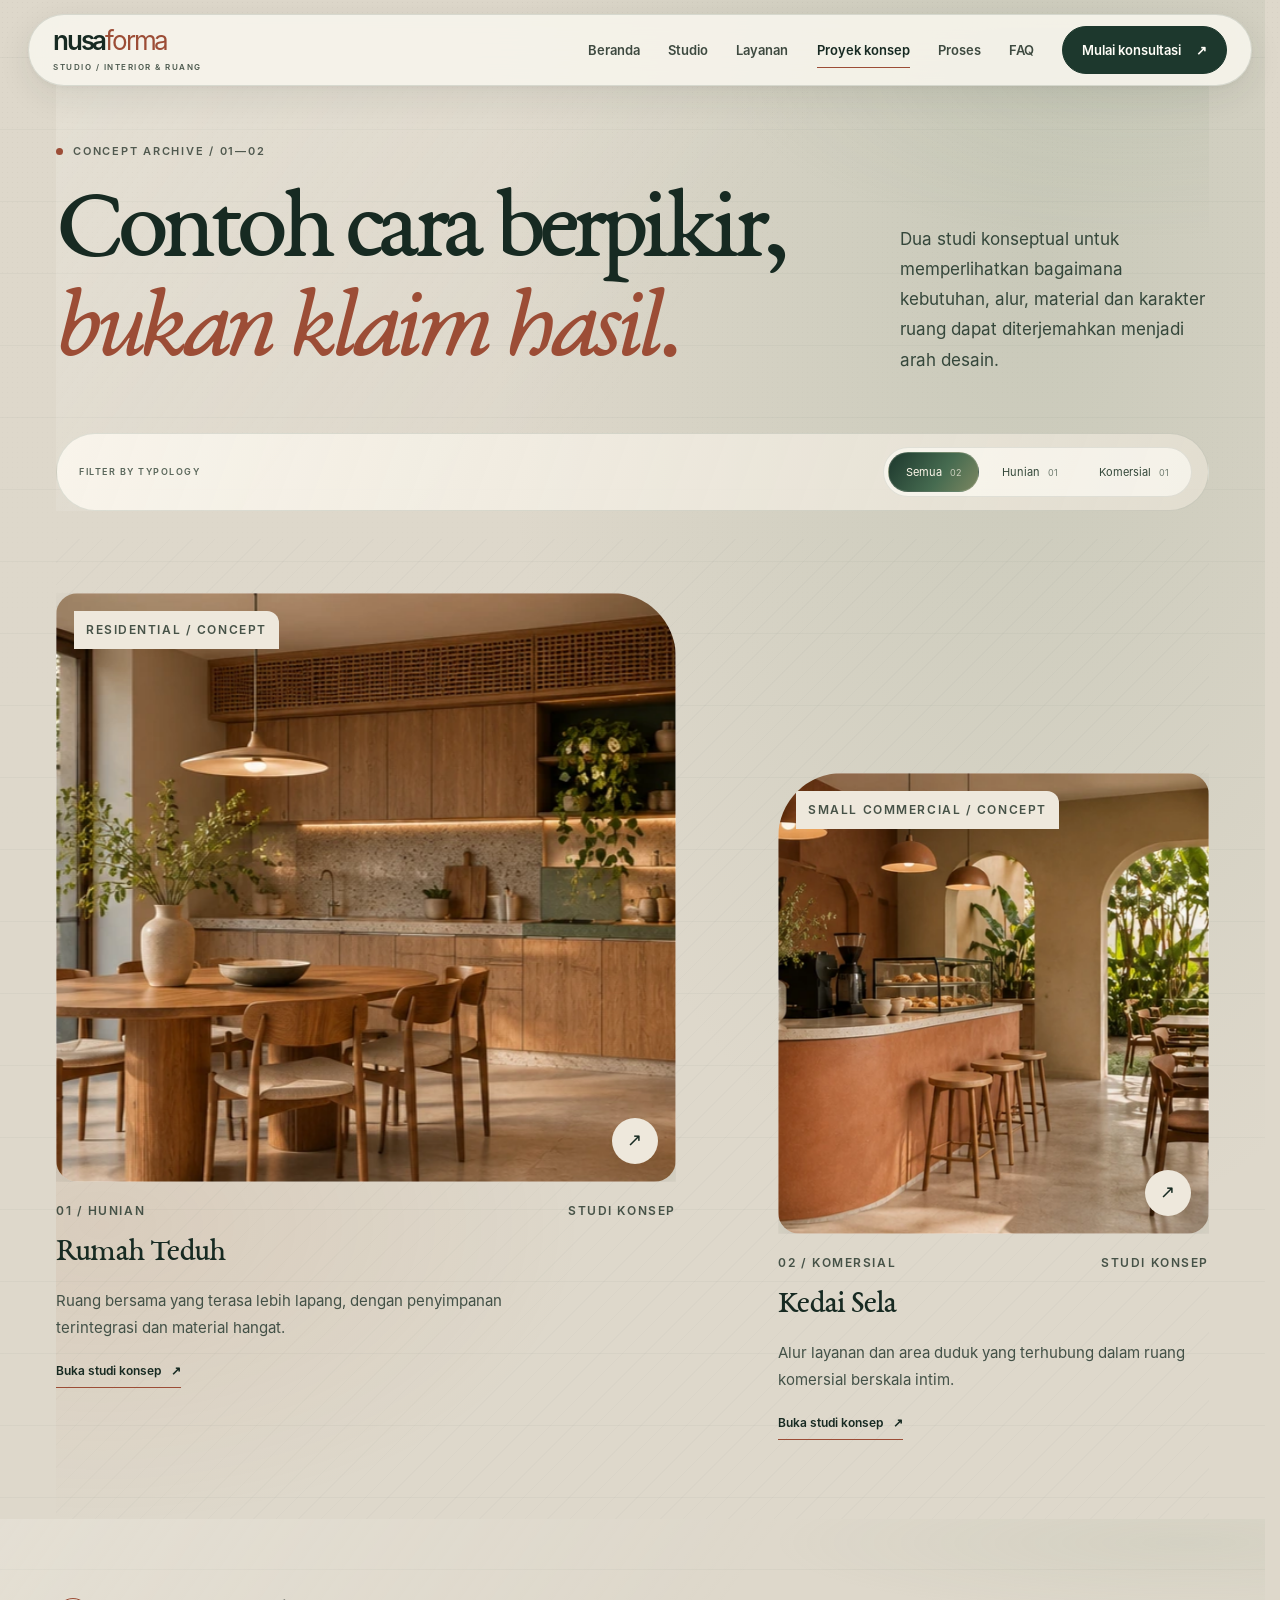
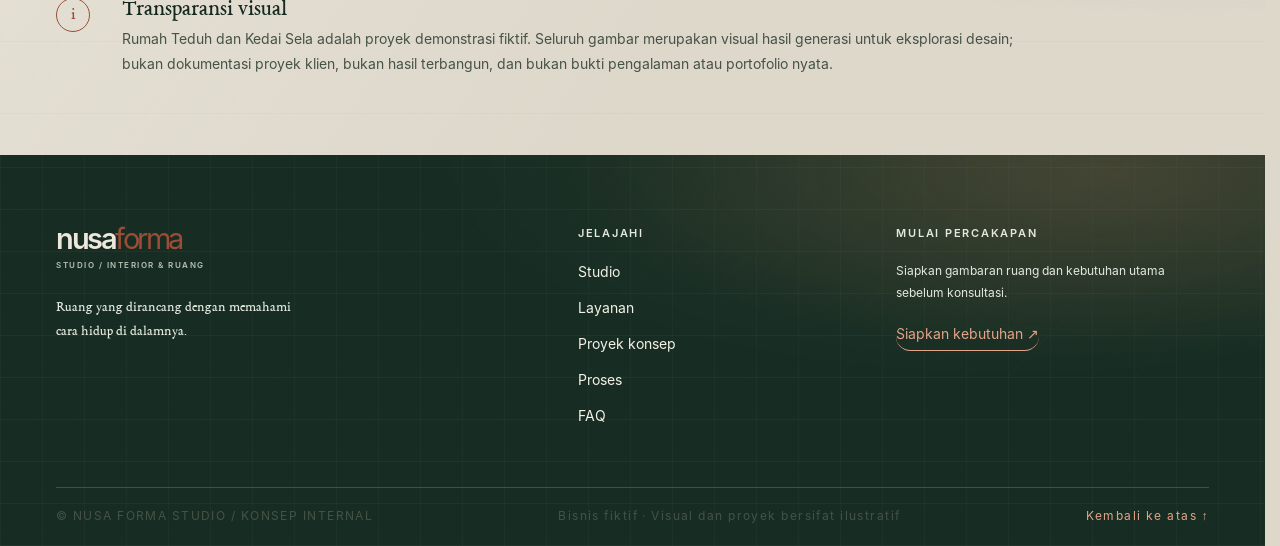
<file: projects/index.html>
<!doctype html><html lang="id"><head><meta charset="utf-8"><meta name="viewport" content="width=device-width,initial-scale=1"><meta name="robots" content="noindex,nofollow"><meta name="theme-color" content="#f2eee5"><meta name="ades-prd" content="NUSA-FORMA-PRD-0.1"><meta name="ades-direction" content="NUSA-FORMA-R2-01"><meta name="description" content="Dua studi konsep fiktif untuk memperlihatkan pendekatan desain hunian dan ruang komersial."><meta property="og:type" content="website"><meta property="og:title" content="Studi proyek konsep — Nusa Forma Studio"><meta property="og:description" content="Dua studi konsep fiktif untuk memperlihatkan pendekatan desain hunian dan ruang komersial."><title>Studi proyek konsep — Nusa Forma Studio</title><link rel="icon" href="/assets/favicon.png" type="image/png"><link rel="stylesheet" href="/styles.css"><script src="/script.js" defer></script></head><body id="top" class="page-archive"><a class="skip-link" href="#main">Lewati ke konten</a>
<header class="site-header" data-header>
 <div class="nav-shell wrap">
  <a class="wordmark" href="/" aria-label="Nusa Forma Studio — Beranda"><span class="wordmark-name">nusa<span>forma</span></span><span class="wordmark-sub">STUDIO / INTERIOR & RUANG</span></a>
  <button class="menu-toggle" type="button" id="menuToggle" aria-expanded="false" aria-controls="navLinks"><span class="menu-label">Menu</span><span class="menu-icon" aria-hidden="true"><i></i><i></i></span></button>
  <nav class="nav-links" id="navLinks" aria-label="Navigasi utama"><a href="/">Beranda</a><a href="/studio/">Studio</a><a href="/services/">Layanan</a><a href="/projects/" aria-current="page">Proyek konsep</a><a href="/process/">Proses</a><a href="/faq/">FAQ</a><a class="nav-cta" href="/contact/">Mulai konsultasi <span aria-hidden="true">↗</span></a></nav>
 </div>
 <div class="reading-line" aria-hidden="true"><span id="readingProgress"></span></div>
</header><main id="main">
<section class="page-hero wrap"><p class="eyebrow"><span class="eyebrow-dot"></span> CONCEPT ARCHIVE / 01—02</p><div class="page-hero-grid"><h1>Contoh cara berpikir,<br><em>bukan klaim hasil.</em></h1><p class="page-lede">Dua studi konseptual untuk memperlihatkan bagaimana kebutuhan, alur, material dan karakter ruang dapat diterjemahkan menjadi arah desain.</p></div><div class="archive-toolbar"><span>FILTER BY TYPOLOGY</span><div class="filter-group" role="group" aria-label="Filter jenis konsep"><button class="filter-button is-active" type="button" data-filter="all" aria-pressed="true">Semua <small>02</small></button><button class="filter-button" type="button" data-filter="residential" aria-pressed="false">Hunian <small>01</small></button><button class="filter-button" type="button" data-filter="commercial" aria-pressed="false">Komersial <small>01</small></button></div></div></section>
<section class="section wrap archive-grid"><a class="project-card project-card-large" href="/projects/rumah-teduh/" data-project="residential" ><div class="project-image"><img data-archive-image src="/assets/kitchen-teduh.webp" alt="Konsep dapur dan ruang makan Rumah Teduh" loading="eager" fetchpriority="high" decoding="async" width="764" height="508"><span class="image-tag">RESIDENTIAL / CONCEPT</span><span class="project-arrow">↗</span></div><div class="project-meta"><span>01 / HUNIAN</span><span>STUDI KONSEP</span></div><h2>Rumah Teduh</h2><p>Ruang bersama yang terasa lebih lapang, dengan penyimpanan terintegrasi dan material hangat.</p><span class="text-link">Buka studi konsep <b>↗</b></span></a><a class="project-card project-card-offset" href="/projects/kedai-sela/" data-project="commercial" ><div class="project-image"><img data-archive-image src="/assets/cafe-sela.webp" alt="Konsep kafe Kedai Sela dengan counter terracotta melengkung" loading="eager" fetchpriority="low" decoding="async" width="764" height="508"><span class="image-tag">SMALL COMMERCIAL / CONCEPT</span><span class="project-arrow">↗</span></div><div class="project-meta"><span>02 / KOMERSIAL</span><span>STUDI KONSEP</span></div><h2>Kedai Sela</h2><p>Alur layanan dan area duduk yang terhubung dalam ruang komersial berskala intim.</p><span class="text-link">Buka studi konsep <b>↗</b></span></a></section>
<section class="section disclosure-band"><div class="wrap disclosure-inner"><span class="disclosure-mark">i</span><div><h2>Transparansi visual</h2><p>Rumah Teduh dan Kedai Sela adalah proyek demonstrasi fiktif. Seluruh gambar merupakan visual hasil generasi untuk eksplorasi desain; bukan dokumentasi proyek klien, bukan hasil terbangun, dan bukan bukti pengalaman atau portofolio nyata.</p></div></div></section>
</main><footer class="site-footer"><div class="wrap footer-main"><div><a class="wordmark footer-wordmark" href="/"><span class="wordmark-name">nusa<span>forma</span></span><span class="wordmark-sub">STUDIO / INTERIOR & RUANG</span></a><p class="footer-note">Ruang yang dirancang dengan memahami<br>cara hidup di dalamnya.</p></div><div class="footer-links"><span class="eyebrow">Jelajahi</span><a href="/studio/">Studio</a><a href="/services/">Layanan</a><a href="/projects/">Proyek konsep</a><a href="/process/">Proses</a><a href="/faq/">FAQ</a></div><div class="footer-links"><span class="eyebrow">Mulai percakapan</span><p>Siapkan gambaran ruang dan kebutuhan utama sebelum konsultasi.</p><a class="footer-cta" href="/contact/">Siapkan kebutuhan <span>↗</span></a></div></div><div class="wrap footer-bottom"><span>© NUSA FORMA STUDIO / KONSEP INTERNAL</span><span>Bisnis fiktif · Visual dan proyek bersifat ilustratif</span><a href="#top">Kembali ke atas ↑</a></div></footer></body></html>
</file>
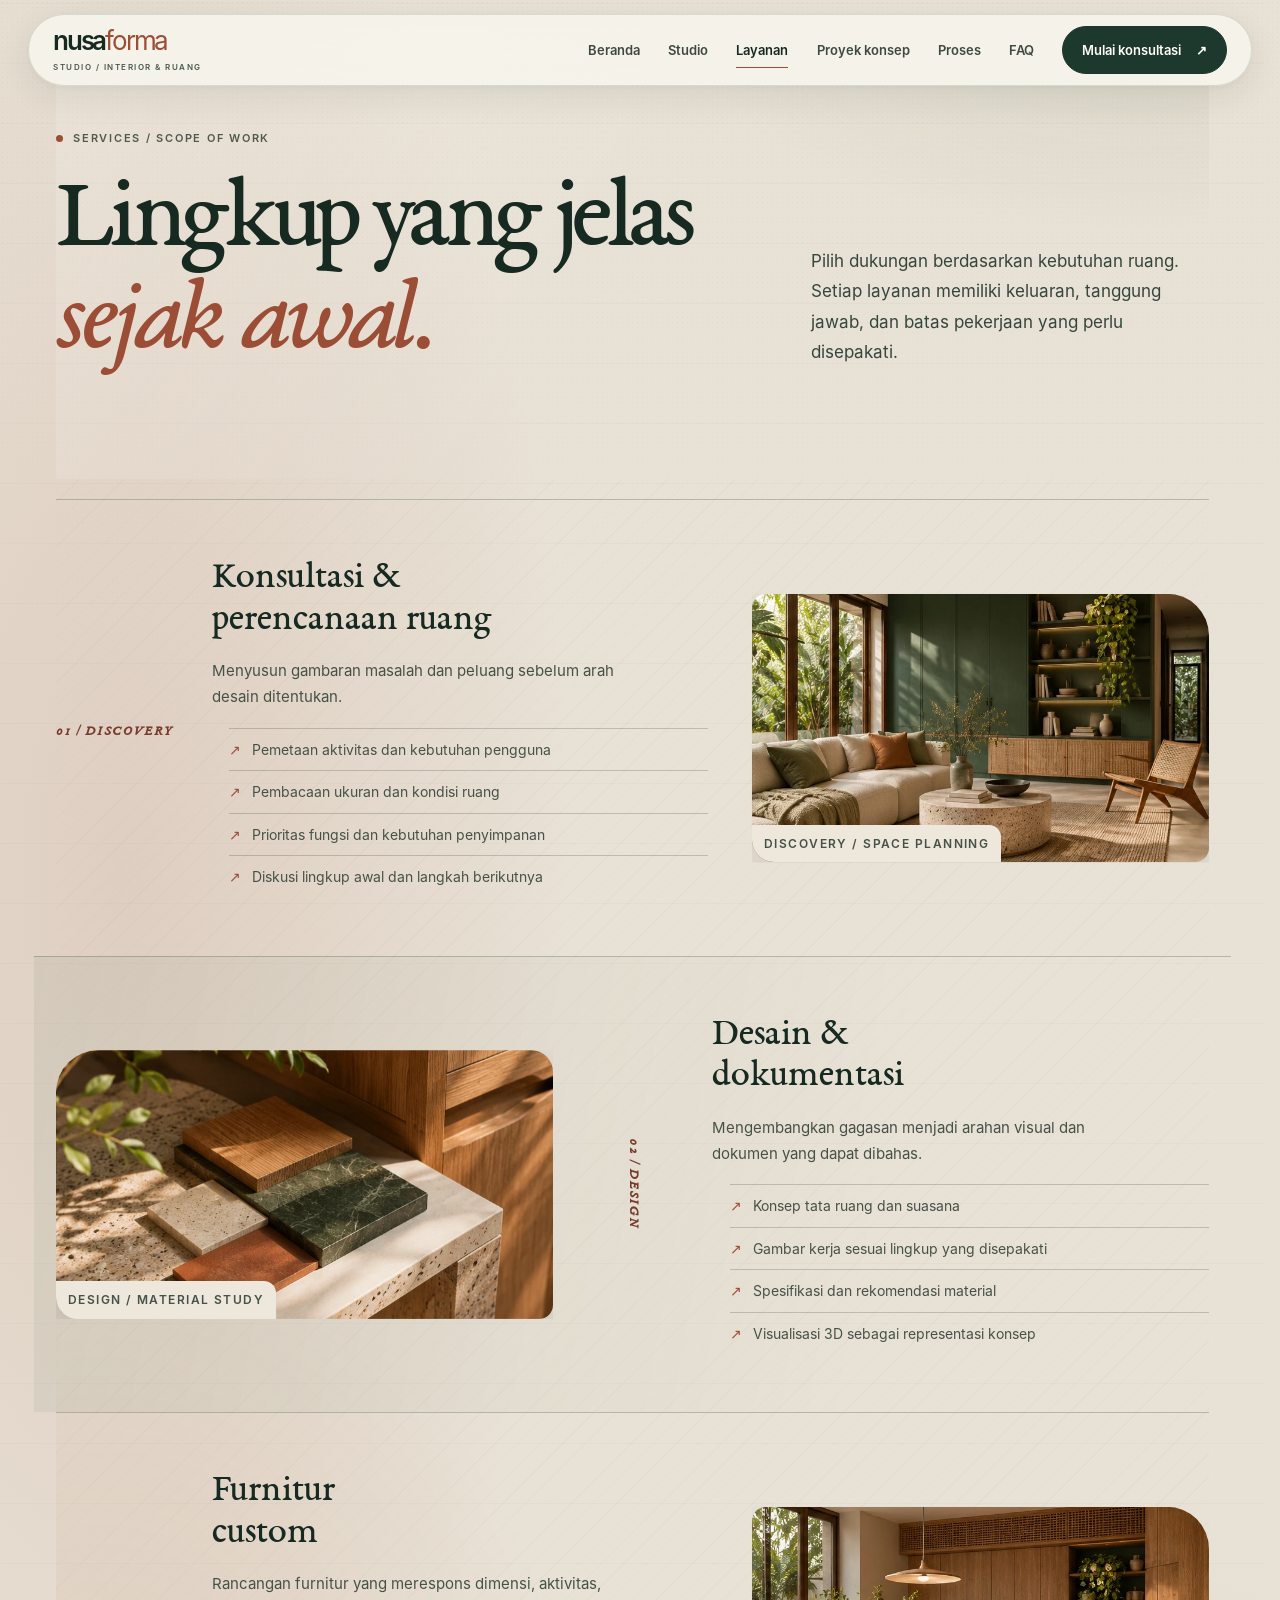
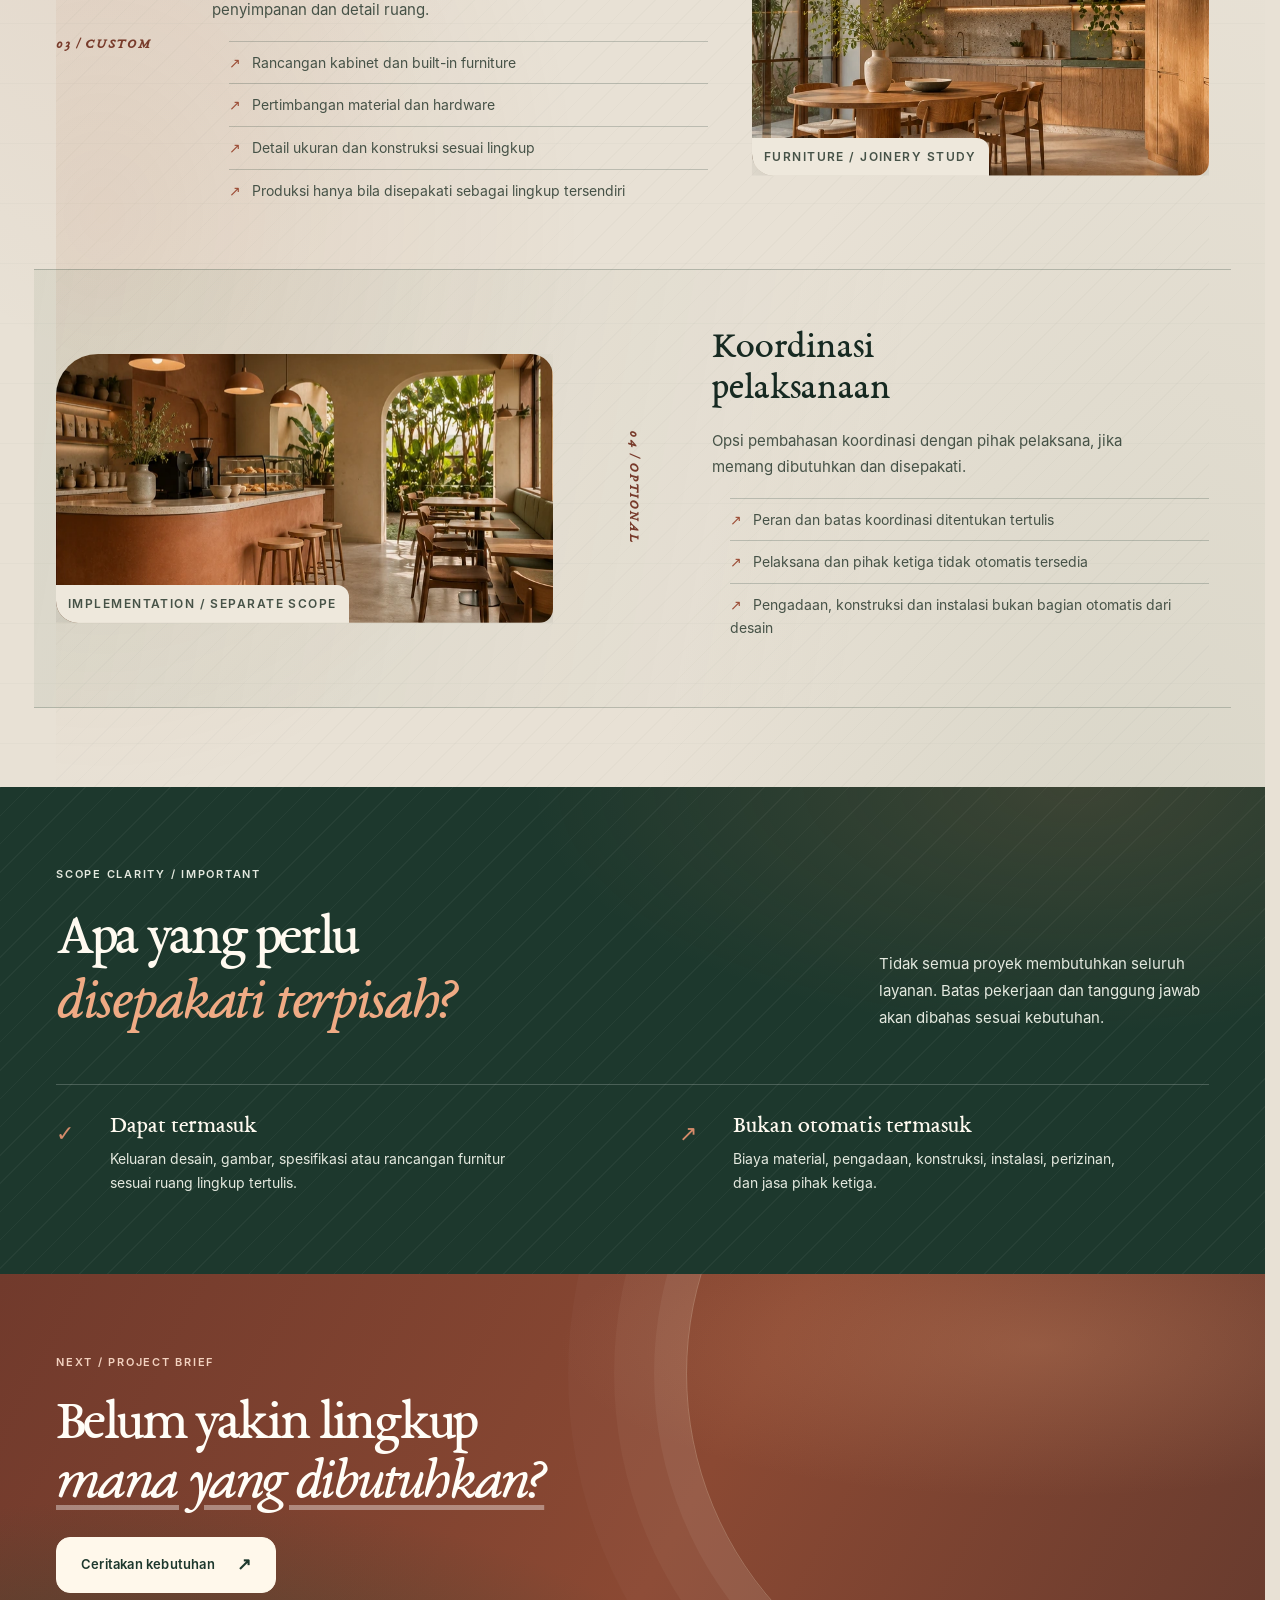
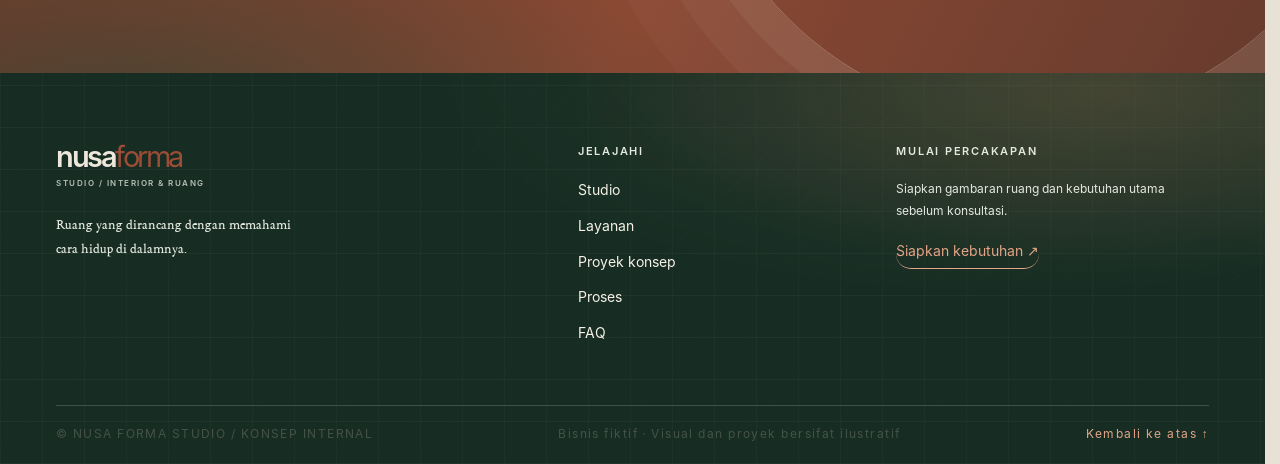
<file: services/index.html>
<!doctype html><html lang="id"><head><meta charset="utf-8"><meta name="viewport" content="width=device-width,initial-scale=1"><meta name="robots" content="noindex,nofollow"><meta name="theme-color" content="#f2eee5"><meta name="ades-prd" content="NUSA-FORMA-PRD-0.1"><meta name="ades-direction" content="NUSA-FORMA-R2-01"><meta name="description" content="Pilihan lingkup konsultasi, desain interior, dokumentasi, furnitur custom dan koordinasi pelaksanaan terpisah."><meta property="og:type" content="website"><meta property="og:title" content="Layanan desain interior — Nusa Forma Studio"><meta property="og:description" content="Pilihan lingkup konsultasi, desain interior, dokumentasi, furnitur custom dan koordinasi pelaksanaan terpisah."><title>Layanan desain interior — Nusa Forma Studio</title><link rel="icon" href="/assets/favicon.png" type="image/png"><link rel="stylesheet" href="/styles.css"><script src="/script.js" defer></script></head><body id="top" class="page-services"><a class="skip-link" href="#main">Lewati ke konten</a>
<header class="site-header" data-header>
 <div class="nav-shell wrap">
  <a class="wordmark" href="/" aria-label="Nusa Forma Studio — Beranda"><span class="wordmark-name">nusa<span>forma</span></span><span class="wordmark-sub">STUDIO / INTERIOR & RUANG</span></a>
  <button class="menu-toggle" type="button" id="menuToggle" aria-expanded="false" aria-controls="navLinks"><span class="menu-label">Menu</span><span class="menu-icon" aria-hidden="true"><i></i><i></i></span></button>
  <nav class="nav-links" id="navLinks" aria-label="Navigasi utama"><a href="/">Beranda</a><a href="/studio/">Studio</a><a href="/services/" aria-current="page">Layanan</a><a href="/projects/">Proyek konsep</a><a href="/process/">Proses</a><a href="/faq/">FAQ</a><a class="nav-cta" href="/contact/">Mulai konsultasi <span aria-hidden="true">↗</span></a></nav>
 </div>
 <div class="reading-line" aria-hidden="true"><span id="readingProgress"></span></div>
</header><main id="main">
<section class="page-hero wrap"><p class="eyebrow"><span class="eyebrow-dot"></span> SERVICES / SCOPE OF WORK</p><div class="page-hero-grid"><h1>Lingkup yang jelas<br><em>sejak awal.</em></h1><p class="page-lede">Pilih dukungan berdasarkan kebutuhan ruang. Setiap layanan memiliki keluaran, tanggung jawab, dan batas pekerjaan yang perlu disepakati.</p></div></section>
<section class="section wrap services-list"><article class="service-detail" id="consultation" data-reveal="up"><div class="service-detail-index">01 / DISCOVERY</div><div><h2>Konsultasi &<br>perencanaan ruang</h2><p class="service-lede">Menyusun gambaran masalah dan peluang sebelum arah desain ditentukan.</p><ul><li>Pemetaan aktivitas dan kebutuhan pengguna</li><li>Pembacaan ukuran dan kondisi ruang</li><li>Prioritas fungsi dan kebutuhan penyimpanan</li><li>Diskusi lingkup awal dan langkah berikutnya</li></ul></div><div class="service-visual"><img src="/assets/hero-living.webp" alt="Ruang keluarga dengan zona duduk dan kabinet built-in" loading="eager" fetchpriority="high" decoding="async" width="764" height="508"><span>DISCOVERY / SPACE PLANNING</span></div></article>
<article class="service-detail" id="design" data-reveal="up"><div class="service-detail-index">02 / DESIGN</div><div><h2>Desain &<br>dokumentasi</h2><p class="service-lede">Mengembangkan gagasan menjadi arahan visual dan dokumen yang dapat dibahas.</p><ul><li>Konsep tata ruang dan suasana</li><li>Gambar kerja sesuai lingkup yang disepakati</li><li>Spesifikasi dan rekomendasi material</li><li>Visualisasi 3D sebagai representasi konsep</li></ul></div><div class="service-visual"><img src="/assets/material-detail.webp" alt="Sampel material dan detail kayu untuk pengembangan konsep" loading="lazy" decoding="async" width="764" height="508"><span>DESIGN / MATERIAL STUDY</span></div></article>
<article class="service-detail" id="furniture" data-reveal="up"><div class="service-detail-index">03 / CUSTOM</div><div><h2>Furnitur<br>custom</h2><p class="service-lede">Rancangan furnitur yang merespons dimensi, aktivitas, penyimpanan dan detail ruang.</p><ul><li>Rancangan kabinet dan built-in furniture</li><li>Pertimbangan material dan hardware</li><li>Detail ukuran dan konstruksi sesuai lingkup</li><li>Produksi hanya bila disepakati sebagai lingkup tersendiri</li></ul></div><div class="service-visual"><img src="/assets/kitchen-teduh.webp" alt="Kabinet kayu dan detail penyimpanan pada konsep dapur" loading="lazy" decoding="async" width="764" height="508"><span>FURNITURE / JOINERY STUDY</span></div></article>
<article class="service-detail" id="coordination" data-reveal="up"><div class="service-detail-index">04 / OPTIONAL</div><div><h2>Koordinasi<br>pelaksanaan</h2><p class="service-lede">Opsi pembahasan koordinasi dengan pihak pelaksana, jika memang dibutuhkan dan disepakati.</p><ul><li>Peran dan batas koordinasi ditentukan tertulis</li><li>Pelaksana dan pihak ketiga tidak otomatis tersedia</li><li>Pengadaan, konstruksi dan instalasi bukan bagian otomatis dari desain</li></ul></div><div class="service-visual"><img src="/assets/cafe-sela.webp" alt="Konsep ruang komersial dengan area bar dan meja pengunjung" loading="lazy" decoding="async" width="764" height="508"><span>IMPLEMENTATION / SEPARATE SCOPE</span></div></article></section>
<section class="section section-dark"><div class="wrap"><div class="section-top section-top-light"><div><p class="eyebrow">SCOPE CLARITY / IMPORTANT</p><h2>Apa yang perlu<br><em>disepakati terpisah?</em></h2></div><p class="section-side-copy">Tidak semua proyek membutuhkan seluruh layanan. Batas pekerjaan dan tanggung jawab akan dibahas sesuai kebutuhan.</p></div><div class="boundary-grid"><div><span class="boundary-symbol">✓</span><h3>Dapat termasuk</h3><p>Keluaran desain, gambar, spesifikasi atau rancangan furnitur sesuai ruang lingkup tertulis.</p></div><div><span class="boundary-symbol">↗</span><h3>Bukan otomatis termasuk</h3><p>Biaya material, pengadaan, konstruksi, instalasi, perizinan, dan jasa pihak ketiga.</p></div></div></div></section>
<section class="closing-cta closing-cta-small"><div class="wrap closing-inner"><p class="eyebrow">NEXT / PROJECT BRIEF</p><h2>Belum yakin lingkup<br><em>mana yang dibutuhkan?</em></h2><a class="button button-cream" href="/contact/">Ceritakan kebutuhan <span>↗</span></a></div></section>
</main><footer class="site-footer"><div class="wrap footer-main"><div><a class="wordmark footer-wordmark" href="/"><span class="wordmark-name">nusa<span>forma</span></span><span class="wordmark-sub">STUDIO / INTERIOR & RUANG</span></a><p class="footer-note">Ruang yang dirancang dengan memahami<br>cara hidup di dalamnya.</p></div><div class="footer-links"><span class="eyebrow">Jelajahi</span><a href="/studio/">Studio</a><a href="/services/">Layanan</a><a href="/projects/">Proyek konsep</a><a href="/process/">Proses</a><a href="/faq/">FAQ</a></div><div class="footer-links"><span class="eyebrow">Mulai percakapan</span><p>Siapkan gambaran ruang dan kebutuhan utama sebelum konsultasi.</p><a class="footer-cta" href="/contact/">Siapkan kebutuhan <span>↗</span></a></div></div><div class="wrap footer-bottom"><span>© NUSA FORMA STUDIO / KONSEP INTERNAL</span><span>Bisnis fiktif · Visual dan proyek bersifat ilustratif</span><a href="#top">Kembali ke atas ↑</a></div></footer></body></html>
</file>
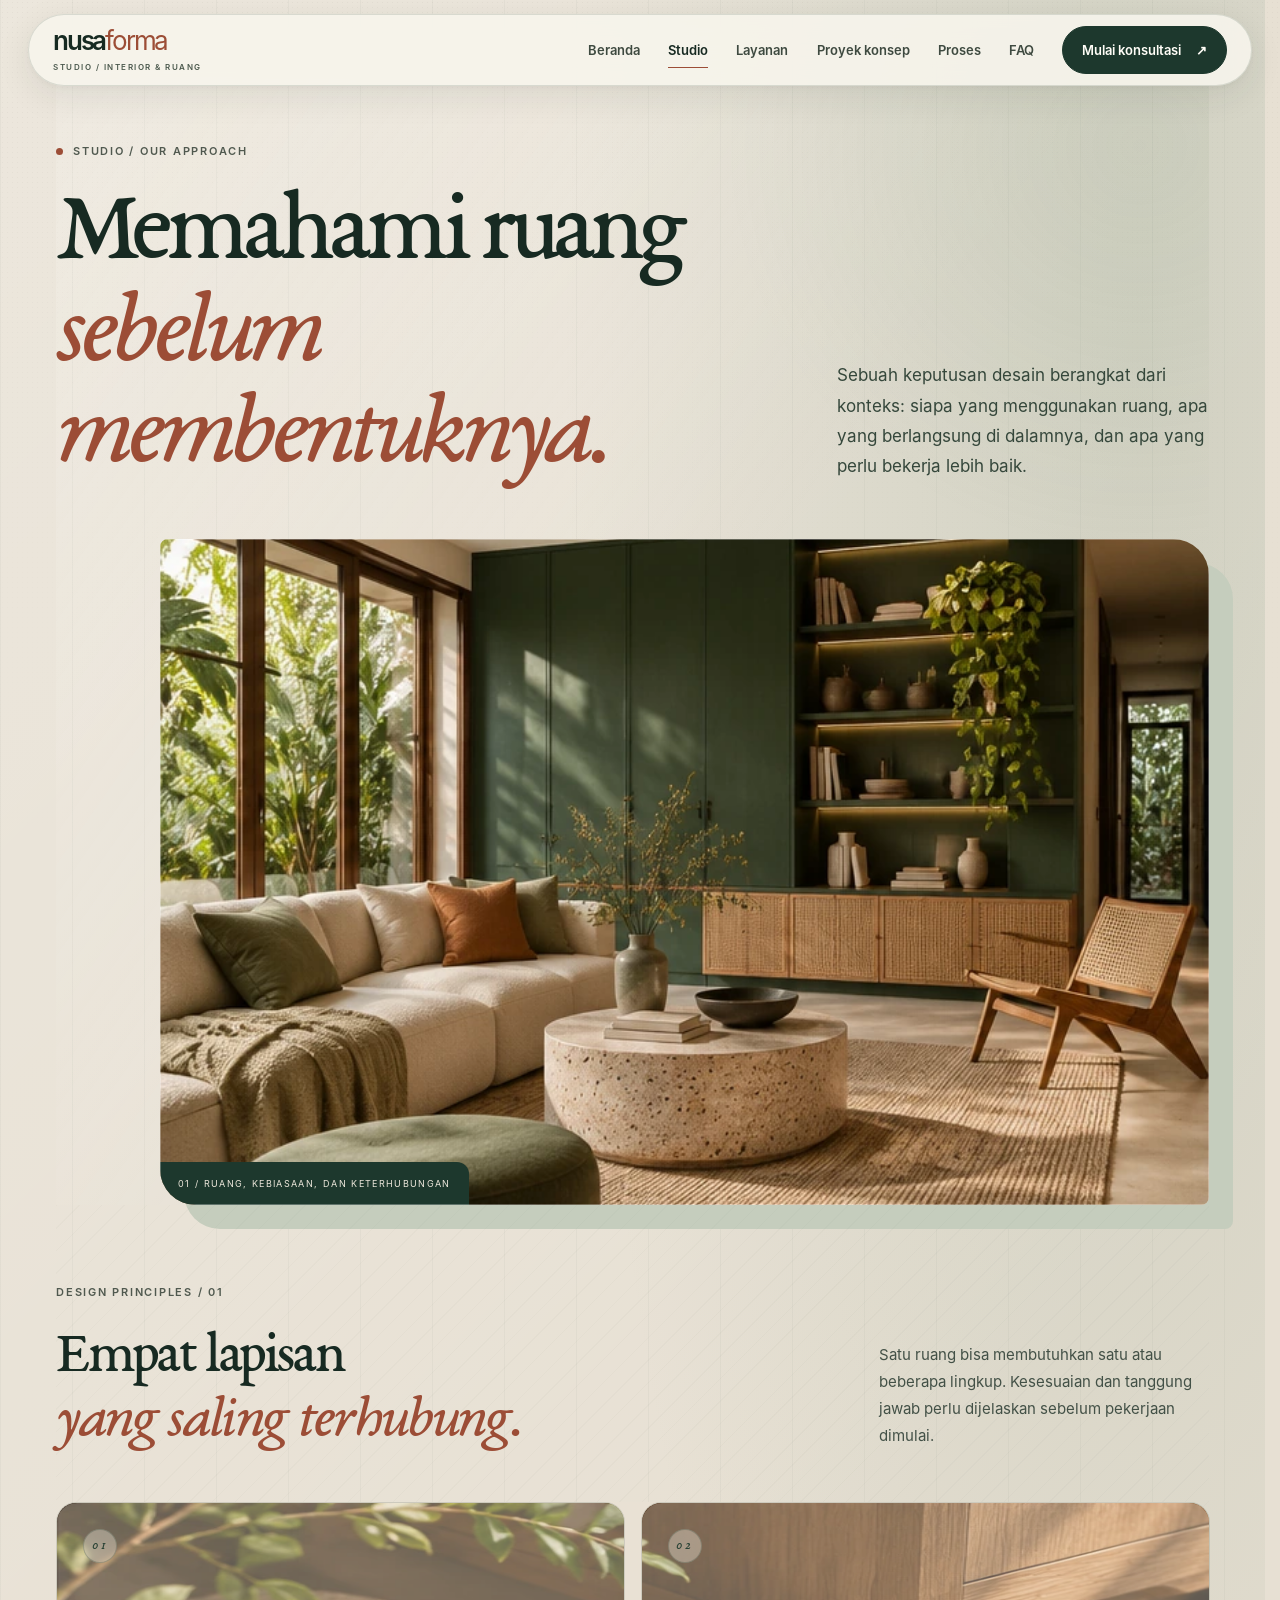
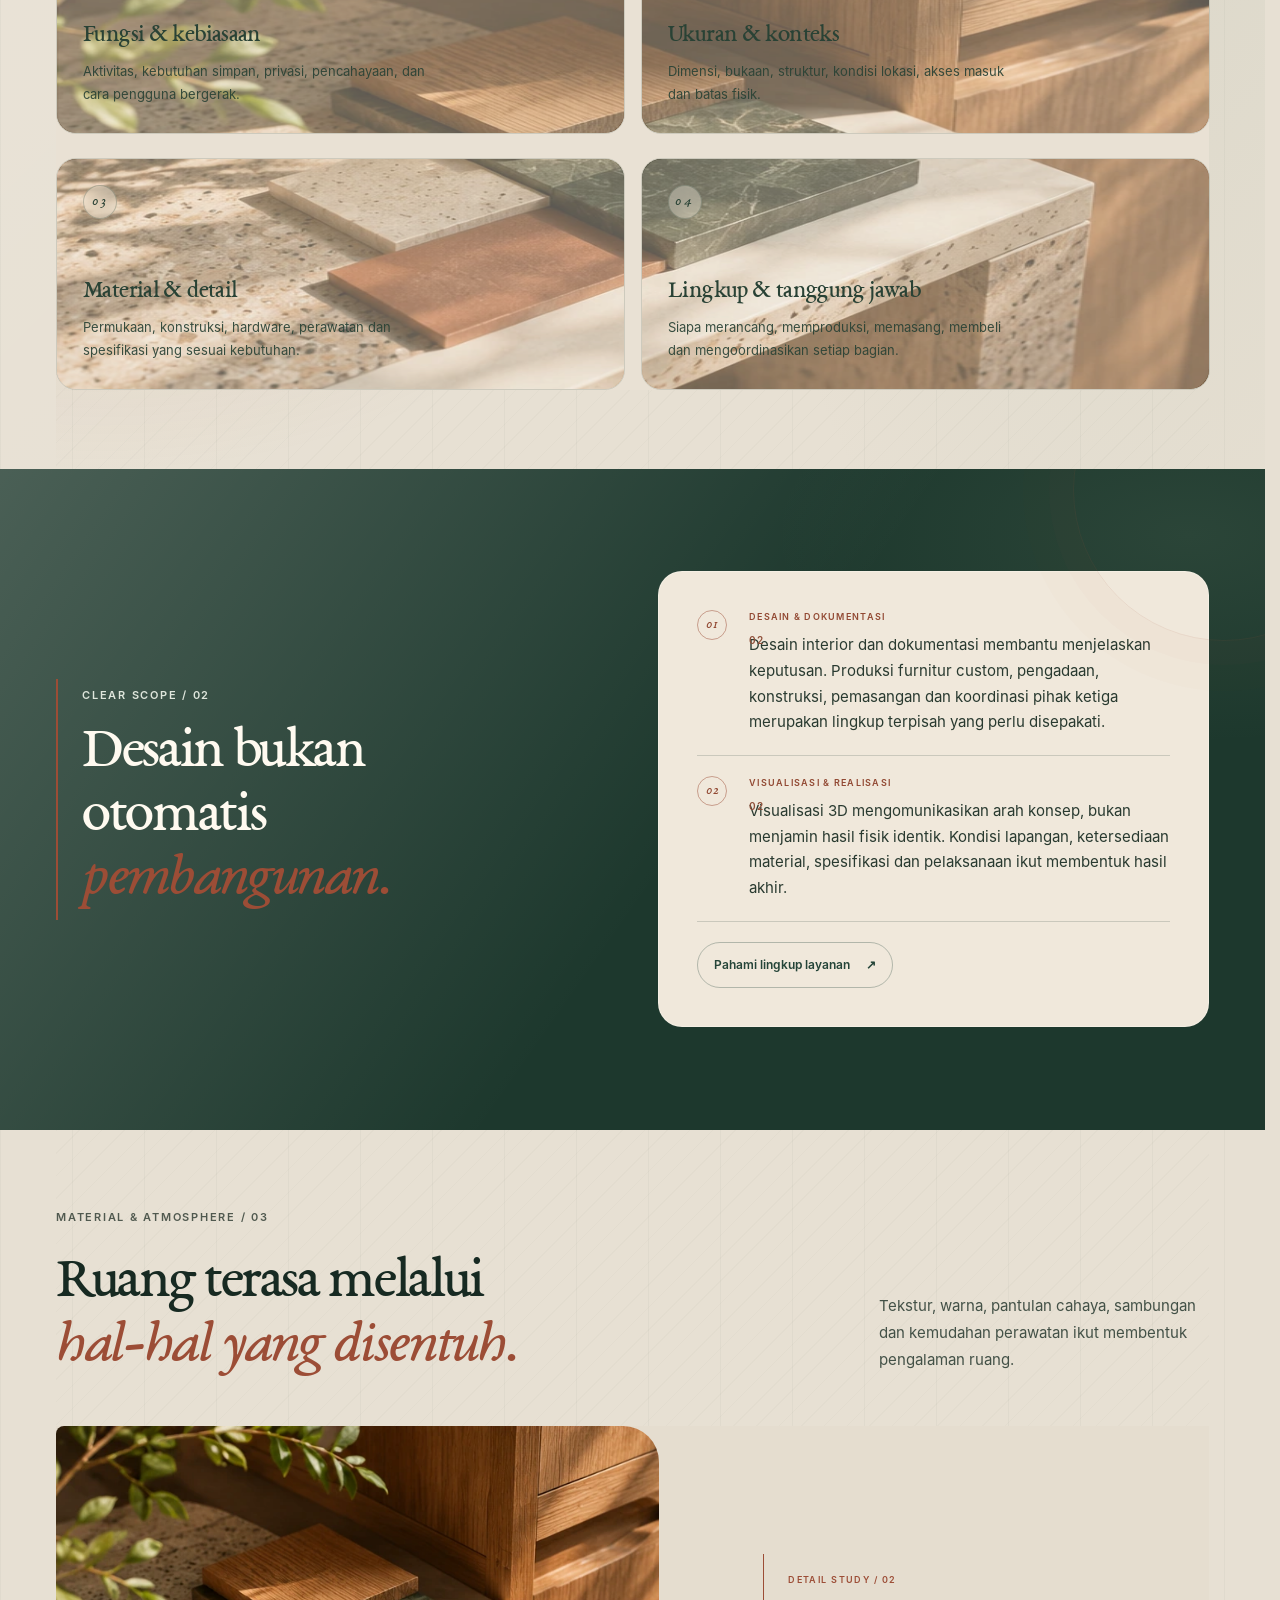
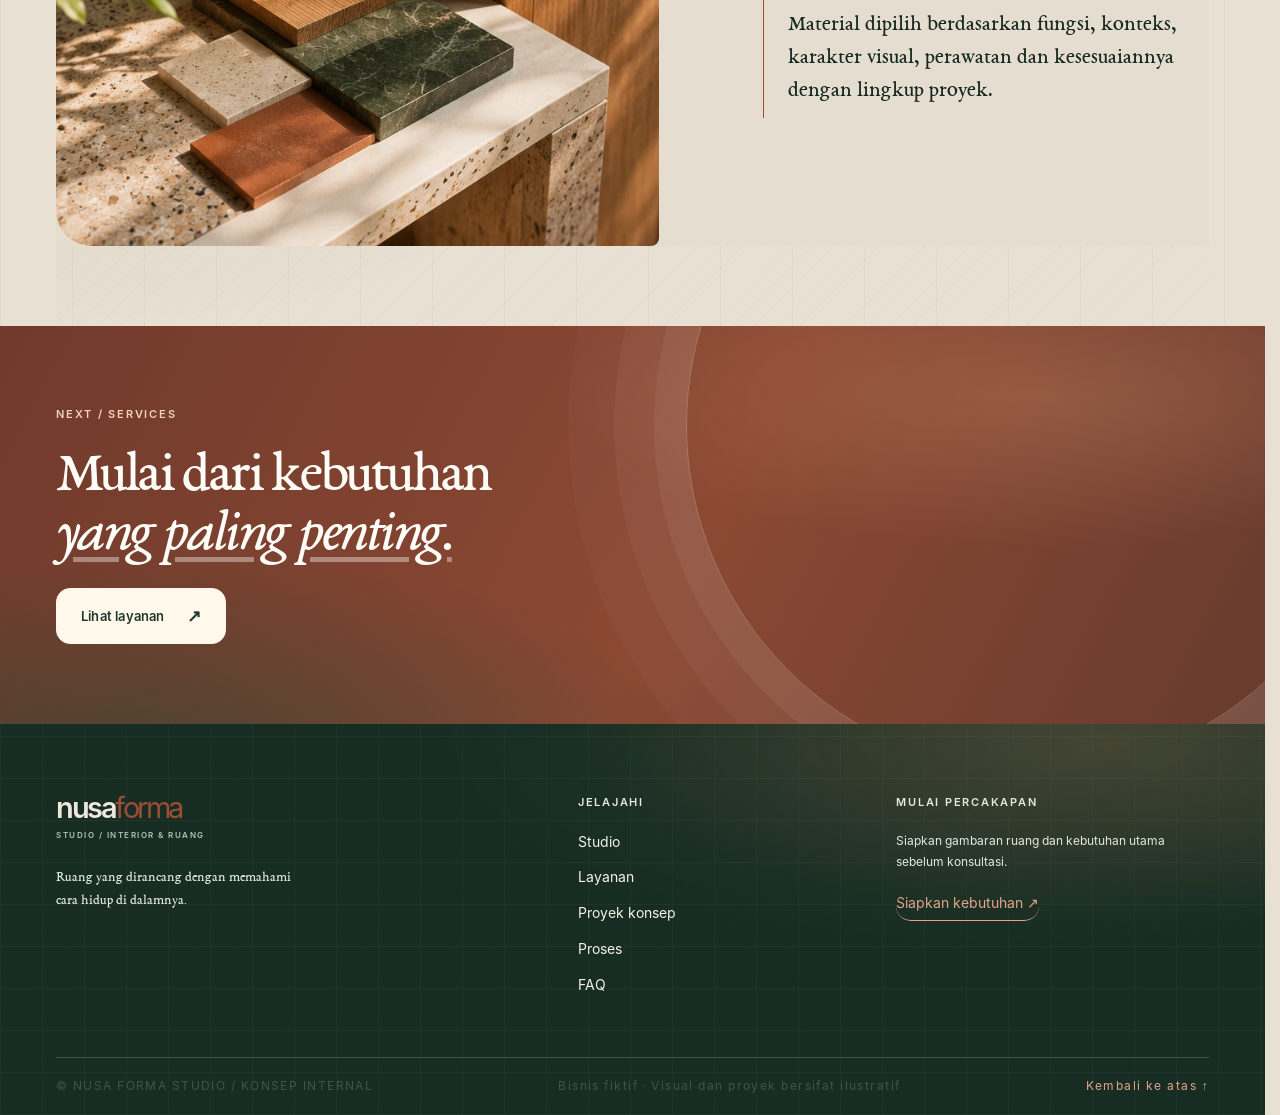
<file: studio/index.html>
<!doctype html><html lang="id"><head><meta charset="utf-8"><meta name="viewport" content="width=device-width,initial-scale=1"><meta name="robots" content="noindex,nofollow"><meta name="theme-color" content="#f2eee5"><meta name="ades-prd" content="NUSA-FORMA-PRD-0.1"><meta name="ades-direction" content="NUSA-FORMA-R2-01"><meta name="description" content="Cara Nusa Forma membaca konteks ruang, kebutuhan pengguna, material dan batas tanggung jawab desain."><meta property="og:type" content="website"><meta property="og:title" content="Studio & pendekatan — Nusa Forma Studio"><meta property="og:description" content="Cara Nusa Forma membaca konteks ruang, kebutuhan pengguna, material dan batas tanggung jawab desain."><title>Studio & pendekatan — Nusa Forma Studio</title><link rel="icon" href="/assets/favicon.png" type="image/png"><link rel="stylesheet" href="/styles.css"><script src="/script.js" defer></script></head><body id="top" class="page-studio"><a class="skip-link" href="#main">Lewati ke konten</a>
<header class="site-header" data-header>
 <div class="nav-shell wrap">
  <a class="wordmark" href="/" aria-label="Nusa Forma Studio — Beranda"><span class="wordmark-name">nusa<span>forma</span></span><span class="wordmark-sub">STUDIO / INTERIOR & RUANG</span></a>
  <button class="menu-toggle" type="button" id="menuToggle" aria-expanded="false" aria-controls="navLinks"><span class="menu-label">Menu</span><span class="menu-icon" aria-hidden="true"><i></i><i></i></span></button>
  <nav class="nav-links" id="navLinks" aria-label="Navigasi utama"><a href="/">Beranda</a><a href="/studio/" aria-current="page">Studio</a><a href="/services/">Layanan</a><a href="/projects/">Proyek konsep</a><a href="/process/">Proses</a><a href="/faq/">FAQ</a><a class="nav-cta" href="/contact/">Mulai konsultasi <span aria-hidden="true">↗</span></a></nav>
 </div>
 <div class="reading-line" aria-hidden="true"><span id="readingProgress"></span></div>
</header><main id="main">
<section class="page-hero wrap"><p class="eyebrow"><span class="eyebrow-dot"></span> STUDIO / OUR APPROACH</p><div class="page-hero-grid"><h1>Memahami ruang<br><em>sebelum membentuknya.</em></h1><p class="page-lede">Sebuah keputusan desain berangkat dari konteks: siapa yang menggunakan ruang, apa yang berlangsung di dalamnya, dan apa yang perlu bekerja lebih baik.</p></div><figure class="page-hero-image" data-reveal="scale"><img src="/assets/hero-living.webp" alt="Interior ruang keluarga dengan penyimpanan terintegrasi, sofa netral dan tanaman" loading="eager" fetchpriority="high" decoding="async" width="764" height="508"><figcaption>01 / RUANG, KEBIASAAN, DAN KETERHUBUNGAN</figcaption></figure></section>
<section class="section wrap"><div class="section-top"><div><p class="eyebrow">DESIGN PRINCIPLES / 01</p><h2>Empat lapisan<br><em>yang saling terhubung.</em></h2></div><p class="section-side-copy">Satu ruang bisa membutuhkan satu atau beberapa lingkup. Kesesuaian dan tanggung jawab perlu dijelaskan sebelum pekerjaan dimulai.</p></div><div class="principle-grid"><article data-reveal="up"><span>01</span><h3>Fungsi & kebiasaan</h3><p>Aktivitas, kebutuhan simpan, privasi, pencahayaan, dan cara pengguna bergerak.</p></article><article data-reveal="up"><span>02</span><h3>Ukuran & konteks</h3><p>Dimensi, bukaan, struktur, kondisi lokasi, akses masuk dan batas fisik.</p></article><article data-reveal="up"><span>03</span><h3>Material & detail</h3><p>Permukaan, konstruksi, hardware, perawatan dan spesifikasi yang sesuai kebutuhan.</p></article><article data-reveal="up"><span>04</span><h3>Lingkup & tanggung jawab</h3><p>Siapa merancang, memproduksi, memasang, membeli dan mengoordinasikan setiap bagian.</p></article></div></section>
<section class="section split-section"><div class="wrap split-grid"><div class="split-copy"><p class="eyebrow">CLEAR SCOPE / 02</p><h2>Desain bukan otomatis <em>pembangunan.</em></h2></div><div class="split-content scope-content">
 <article class="scope-point"><span class="scope-index">01</span><div><span class="scope-kicker">DESAIN & DOKUMENTASI</span><p>Desain interior dan dokumentasi membantu menjelaskan keputusan. Produksi furnitur custom, pengadaan, konstruksi, pemasangan dan koordinasi pihak ketiga merupakan lingkup terpisah yang perlu disepakati.</p></div></article>
 <article class="scope-point"><span class="scope-index">02</span><div><span class="scope-kicker">VISUALISASI & REALISASI</span><p>Visualisasi 3D mengomunikasikan arah konsep, bukan menjamin hasil fisik identik. Kondisi lapangan, ketersediaan material, spesifikasi dan pelaksanaan ikut membentuk hasil akhir.</p></div></article>
 <a class="text-link" href="/services/">Pahami lingkup layanan <span>↗</span></a>
</div></div></section>
<section class="section wrap"><div class="section-top"><div><p class="eyebrow">MATERIAL & ATMOSPHERE / 03</p><h2>Ruang terasa melalui<br><em>hal-hal yang disentuh.</em></h2></div><p class="section-side-copy">Tekstur, warna, pantulan cahaya, sambungan dan kemudahan perawatan ikut membentuk pengalaman ruang.</p></div><div class="image-story" data-reveal="up"><img src="/assets/material-detail.webp" alt="Sampel material batu, terrazzo, kayu dan permukaan berwarna bumi" loading="lazy" decoding="async" width="764" height="508"><div><span>DETAIL STUDY / 02</span><p>Material dipilih berdasarkan fungsi, konteks, karakter visual, perawatan dan kesesuaiannya dengan lingkup proyek.</p></div></div></section>
<section class="closing-cta closing-cta-small"><div class="wrap closing-inner"><p class="eyebrow">NEXT / SERVICES</p><h2>Mulai dari kebutuhan<br><em>yang paling penting.</em></h2><a class="button button-cream" href="/services/">Lihat layanan <span>↗</span></a></div></section>
</main><footer class="site-footer"><div class="wrap footer-main"><div><a class="wordmark footer-wordmark" href="/"><span class="wordmark-name">nusa<span>forma</span></span><span class="wordmark-sub">STUDIO / INTERIOR & RUANG</span></a><p class="footer-note">Ruang yang dirancang dengan memahami<br>cara hidup di dalamnya.</p></div><div class="footer-links"><span class="eyebrow">Jelajahi</span><a href="/studio/">Studio</a><a href="/services/">Layanan</a><a href="/projects/">Proyek konsep</a><a href="/process/">Proses</a><a href="/faq/">FAQ</a></div><div class="footer-links"><span class="eyebrow">Mulai percakapan</span><p>Siapkan gambaran ruang dan kebutuhan utama sebelum konsultasi.</p><a class="footer-cta" href="/contact/">Siapkan kebutuhan <span>↗</span></a></div></div><div class="wrap footer-bottom"><span>© NUSA FORMA STUDIO / KONSEP INTERNAL</span><span>Bisnis fiktif · Visual dan proyek bersifat ilustratif</span><a href="#top">Kembali ke atas ↑</a></div></footer></body></html>
</file>
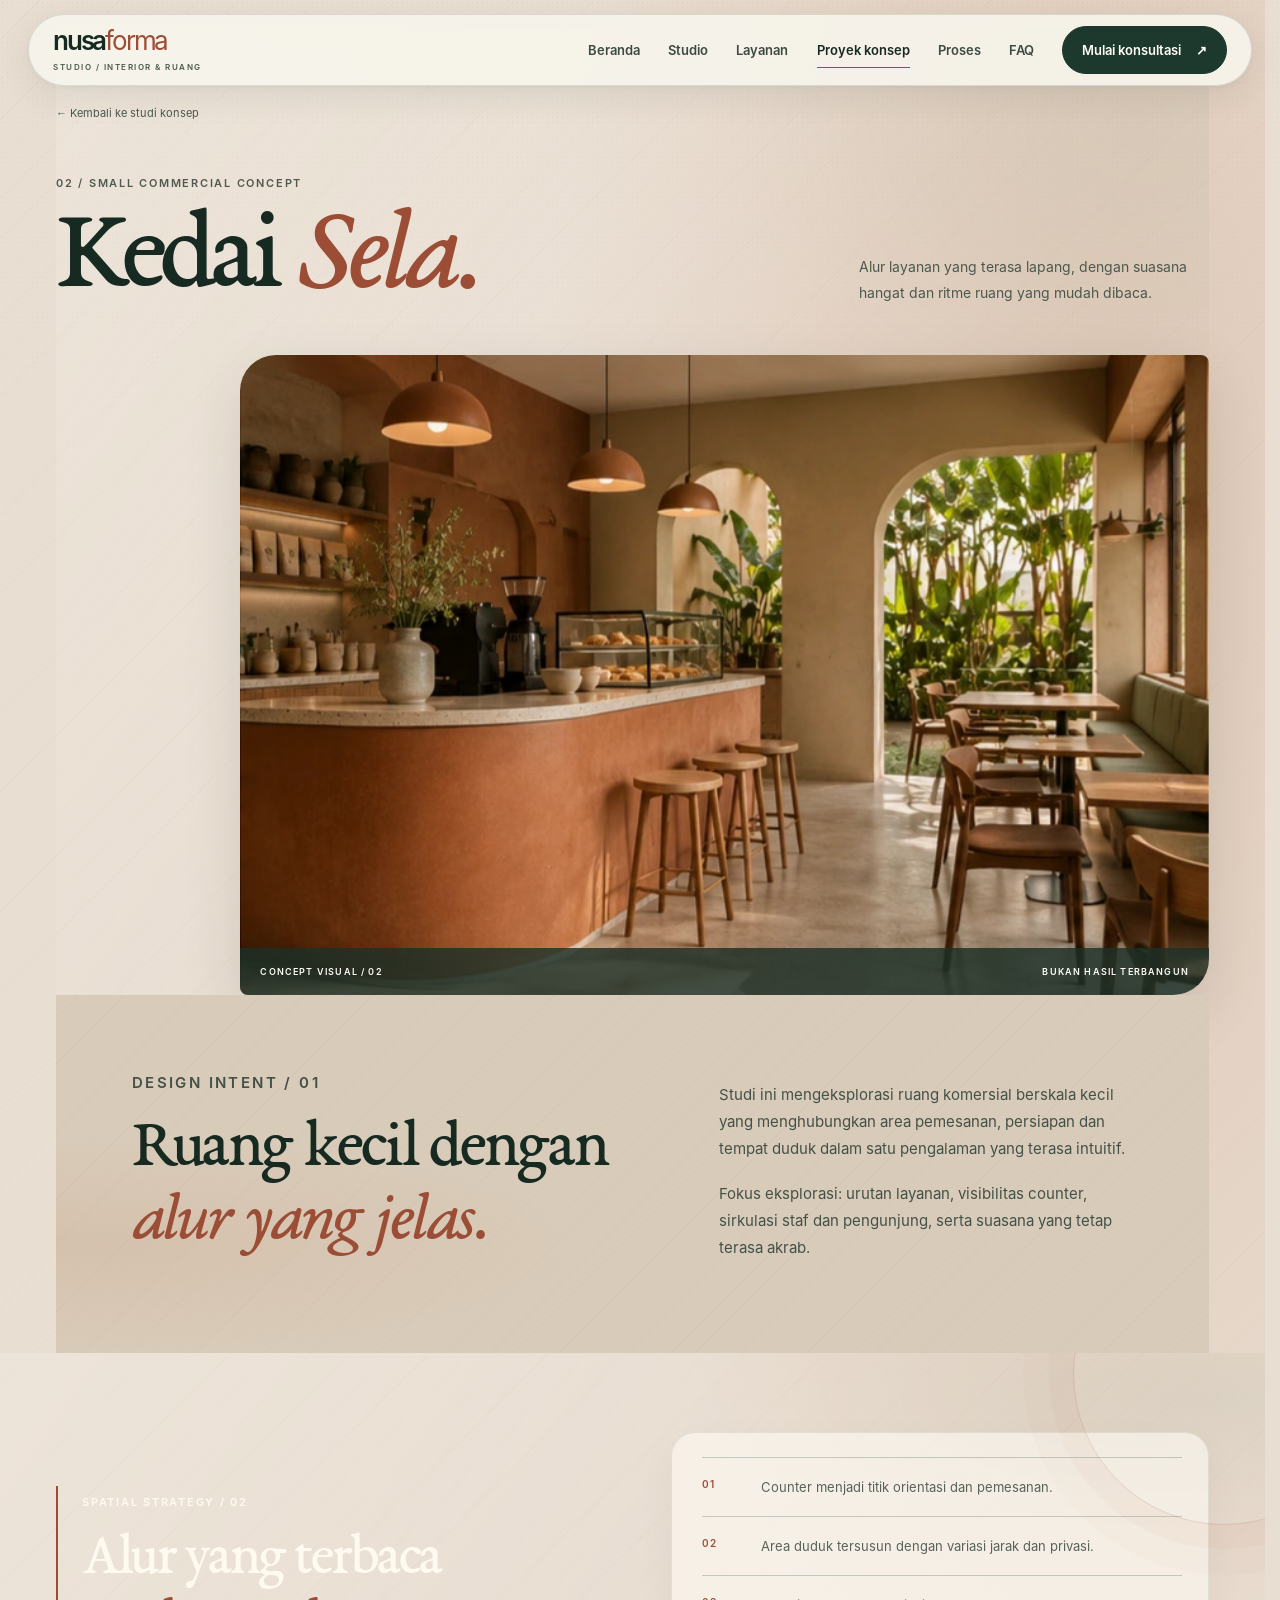
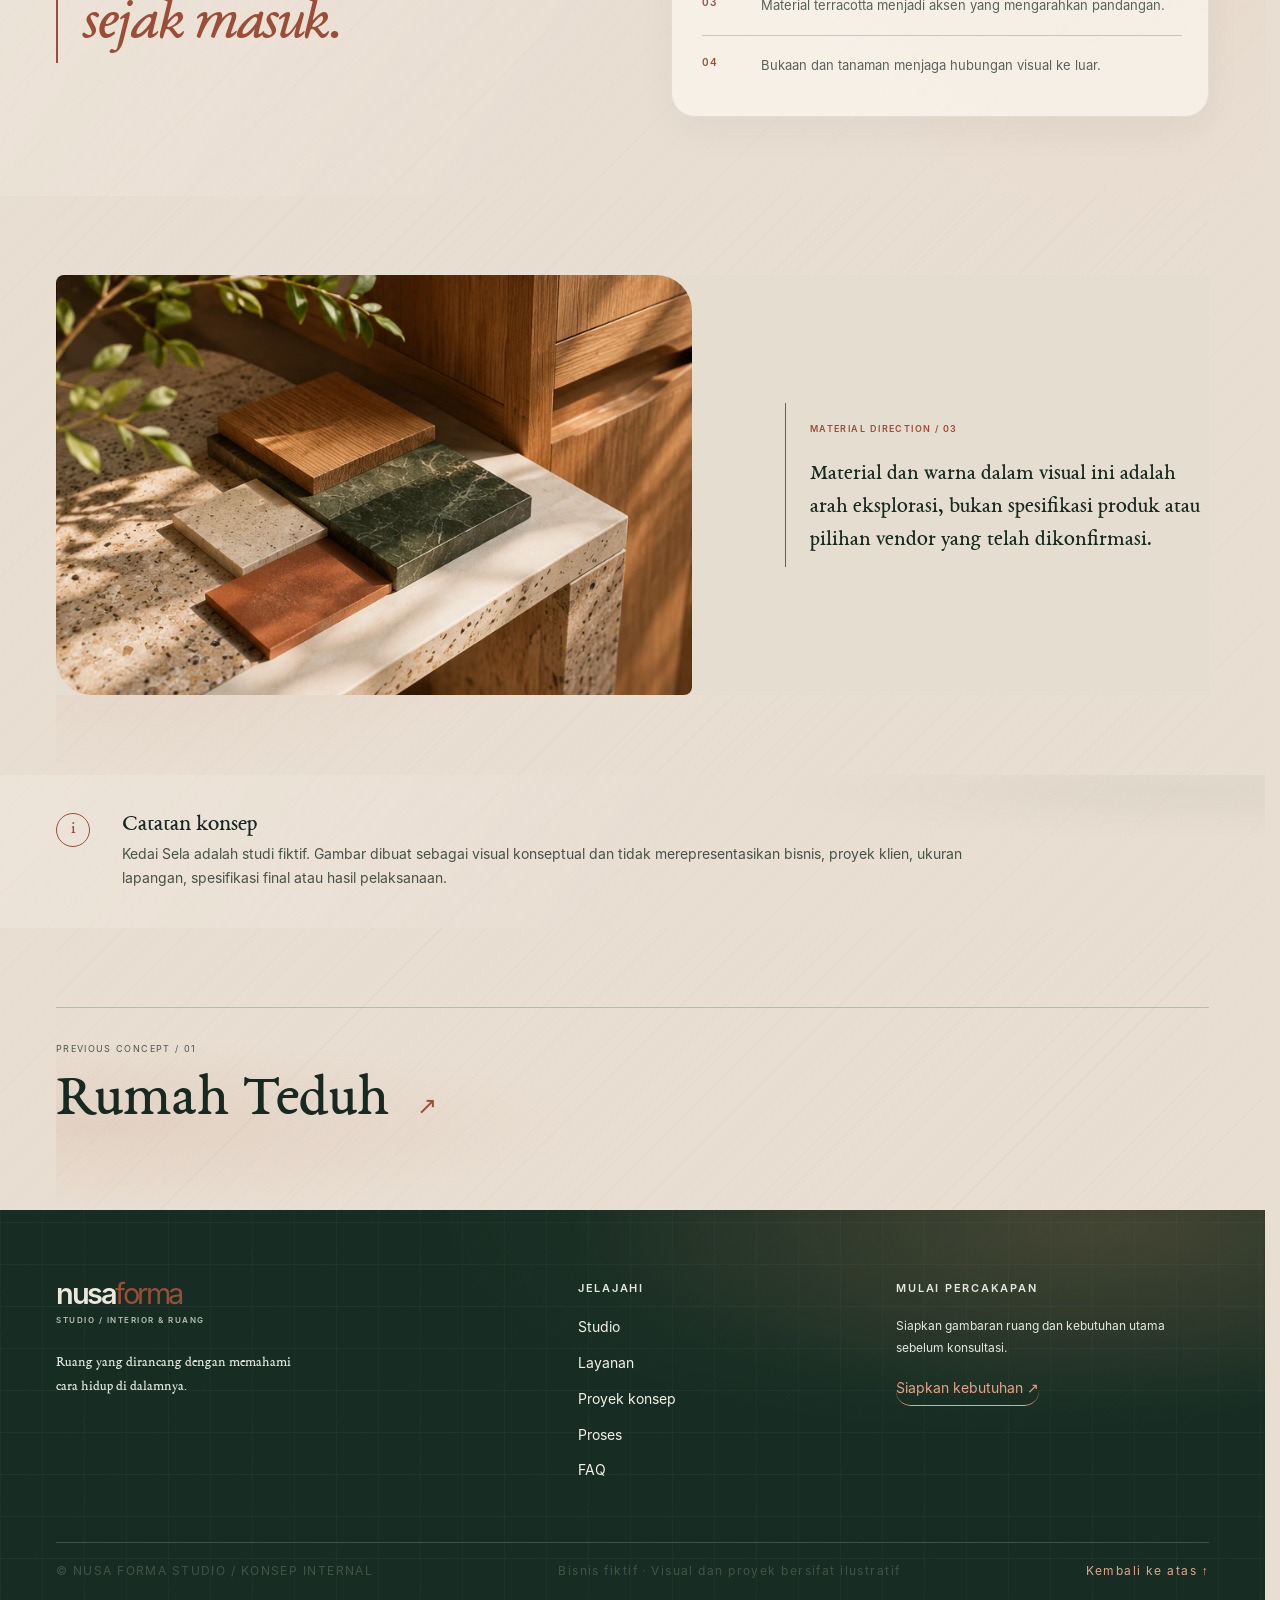
<file: projects/kedai-sela/index.html>
<!doctype html><html lang="id"><head><meta charset="utf-8"><meta name="viewport" content="width=device-width,initial-scale=1"><meta name="robots" content="noindex,nofollow"><meta name="theme-color" content="#f2eee5"><meta name="ades-prd" content="NUSA-FORMA-PRD-0.1"><meta name="ades-direction" content="NUSA-FORMA-R2-01"><meta name="description" content="Studi konsep ruang komersial fiktif dengan fokus alur layanan, counter dan area duduk."><meta property="og:type" content="website"><meta property="og:title" content="Kedai Sela — studi konsep — Nusa Forma Studio"><meta property="og:description" content="Studi konsep ruang komersial fiktif dengan fokus alur layanan, counter dan area duduk."><title>Kedai Sela — studi konsep — Nusa Forma Studio</title><link rel="icon" href="/assets/favicon.png" type="image/png"><link rel="stylesheet" href="/styles.css"><script src="/script.js" defer></script></head><body id="top" class="page-project page-kedai"><a class="skip-link" href="#main">Lewati ke konten</a>
<header class="site-header" data-header>
 <div class="nav-shell wrap">
  <a class="wordmark" href="/" aria-label="Nusa Forma Studio — Beranda"><span class="wordmark-name">nusa<span>forma</span></span><span class="wordmark-sub">STUDIO / INTERIOR & RUANG</span></a>
  <button class="menu-toggle" type="button" id="menuToggle" aria-expanded="false" aria-controls="navLinks"><span class="menu-label">Menu</span><span class="menu-icon" aria-hidden="true"><i></i><i></i></span></button>
  <nav class="nav-links" id="navLinks" aria-label="Navigasi utama"><a href="/">Beranda</a><a href="/studio/">Studio</a><a href="/services/">Layanan</a><a href="/projects/" aria-current="page">Proyek konsep</a><a href="/process/">Proses</a><a href="/faq/">FAQ</a><a class="nav-cta" href="/contact/">Mulai konsultasi <span aria-hidden="true">↗</span></a></nav>
 </div>
 <div class="reading-line" aria-hidden="true"><span id="readingProgress"></span></div>
</header><main id="main">
<section class="project-detail-hero wrap"><a class="back-link" href="/projects/">← Kembali ke studi konsep</a><p class="eyebrow">02 / SMALL COMMERCIAL CONCEPT</p><div class="detail-title-row"><h1>Kedai <em>Sela.</em></h1><p>Alur layanan yang terasa lapang, dengan suasana hangat dan ritme ruang yang mudah dibaca.</p></div><figure class="detail-hero-image" data-reveal="scale"><img src="/assets/cafe-sela.webp" alt="Visual konseptual kafe dengan counter terracotta melengkung dan area duduk" loading="eager" fetchpriority="high" decoding="async" width="764" height="508"><figcaption><span>CONCEPT VISUAL / 02</span><span>BUKAN HASIL TERBANGUN</span></figcaption></figure></section>
<section class="section wrap detail-overview"><div><p class="eyebrow">DESIGN INTENT / 01</p><h2>Ruang kecil dengan<br><em>alur yang jelas.</em></h2></div><div><p>Studi ini mengeksplorasi ruang komersial berskala kecil yang menghubungkan area pemesanan, persiapan dan tempat duduk dalam satu pengalaman yang terasa intuitif.</p><p>Fokus eksplorasi: urutan layanan, visibilitas counter, sirkulasi staf dan pengunjung, serta suasana yang tetap terasa akrab.</p></div></section>
<section class="section split-section"><div class="wrap split-grid"><div class="split-copy"><p class="eyebrow">SPATIAL STRATEGY / 02</p><h2>Alur yang terbaca<br><em>sejak masuk.</em></h2></div><div class="split-content"><ul class="editorial-list"><li><b>01</b><span>Counter menjadi titik orientasi dan pemesanan.</span></li><li><b>02</b><span>Area duduk tersusun dengan variasi jarak dan privasi.</span></li><li><b>03</b><span>Material terracotta menjadi aksen yang mengarahkan pandangan.</span></li><li><b>04</b><span>Bukaan dan tanaman menjaga hubungan visual ke luar.</span></li></ul></div></div></section>
<section class="section wrap"><div class="image-story" data-reveal="up"><img src="/assets/material-detail.webp" alt="Sampel material batu, kayu dan terracotta untuk konsep interior" loading="lazy" decoding="async" width="764" height="508"><div><span>MATERIAL DIRECTION / 03</span><p>Material dan warna dalam visual ini adalah arah eksplorasi, bukan spesifikasi produk atau pilihan vendor yang telah dikonfirmasi.</p></div></div></section>
<section class="disclosure-band"><div class="wrap disclosure-inner"><span class="disclosure-mark">i</span><div><h2>Catatan konsep</h2><p>Kedai Sela adalah studi fiktif. Gambar dibuat sebagai visual konseptual dan tidak merepresentasikan bisnis, proyek klien, ukuran lapangan, spesifikasi final atau hasil pelaksanaan.</p></div></div></section><section class="section wrap next-project"><a href="/projects/rumah-teduh/"><span>PREVIOUS CONCEPT / 01</span><h2>Rumah Teduh <b>↗</b></h2></a></section>
</main><footer class="site-footer"><div class="wrap footer-main"><div><a class="wordmark footer-wordmark" href="/"><span class="wordmark-name">nusa<span>forma</span></span><span class="wordmark-sub">STUDIO / INTERIOR & RUANG</span></a><p class="footer-note">Ruang yang dirancang dengan memahami<br>cara hidup di dalamnya.</p></div><div class="footer-links"><span class="eyebrow">Jelajahi</span><a href="/studio/">Studio</a><a href="/services/">Layanan</a><a href="/projects/">Proyek konsep</a><a href="/process/">Proses</a><a href="/faq/">FAQ</a></div><div class="footer-links"><span class="eyebrow">Mulai percakapan</span><p>Siapkan gambaran ruang dan kebutuhan utama sebelum konsultasi.</p><a class="footer-cta" href="/contact/">Siapkan kebutuhan <span>↗</span></a></div></div><div class="wrap footer-bottom"><span>© NUSA FORMA STUDIO / KONSEP INTERNAL</span><span>Bisnis fiktif · Visual dan proyek bersifat ilustratif</span><a href="#top">Kembali ke atas ↑</a></div></footer></body></html>
</file>
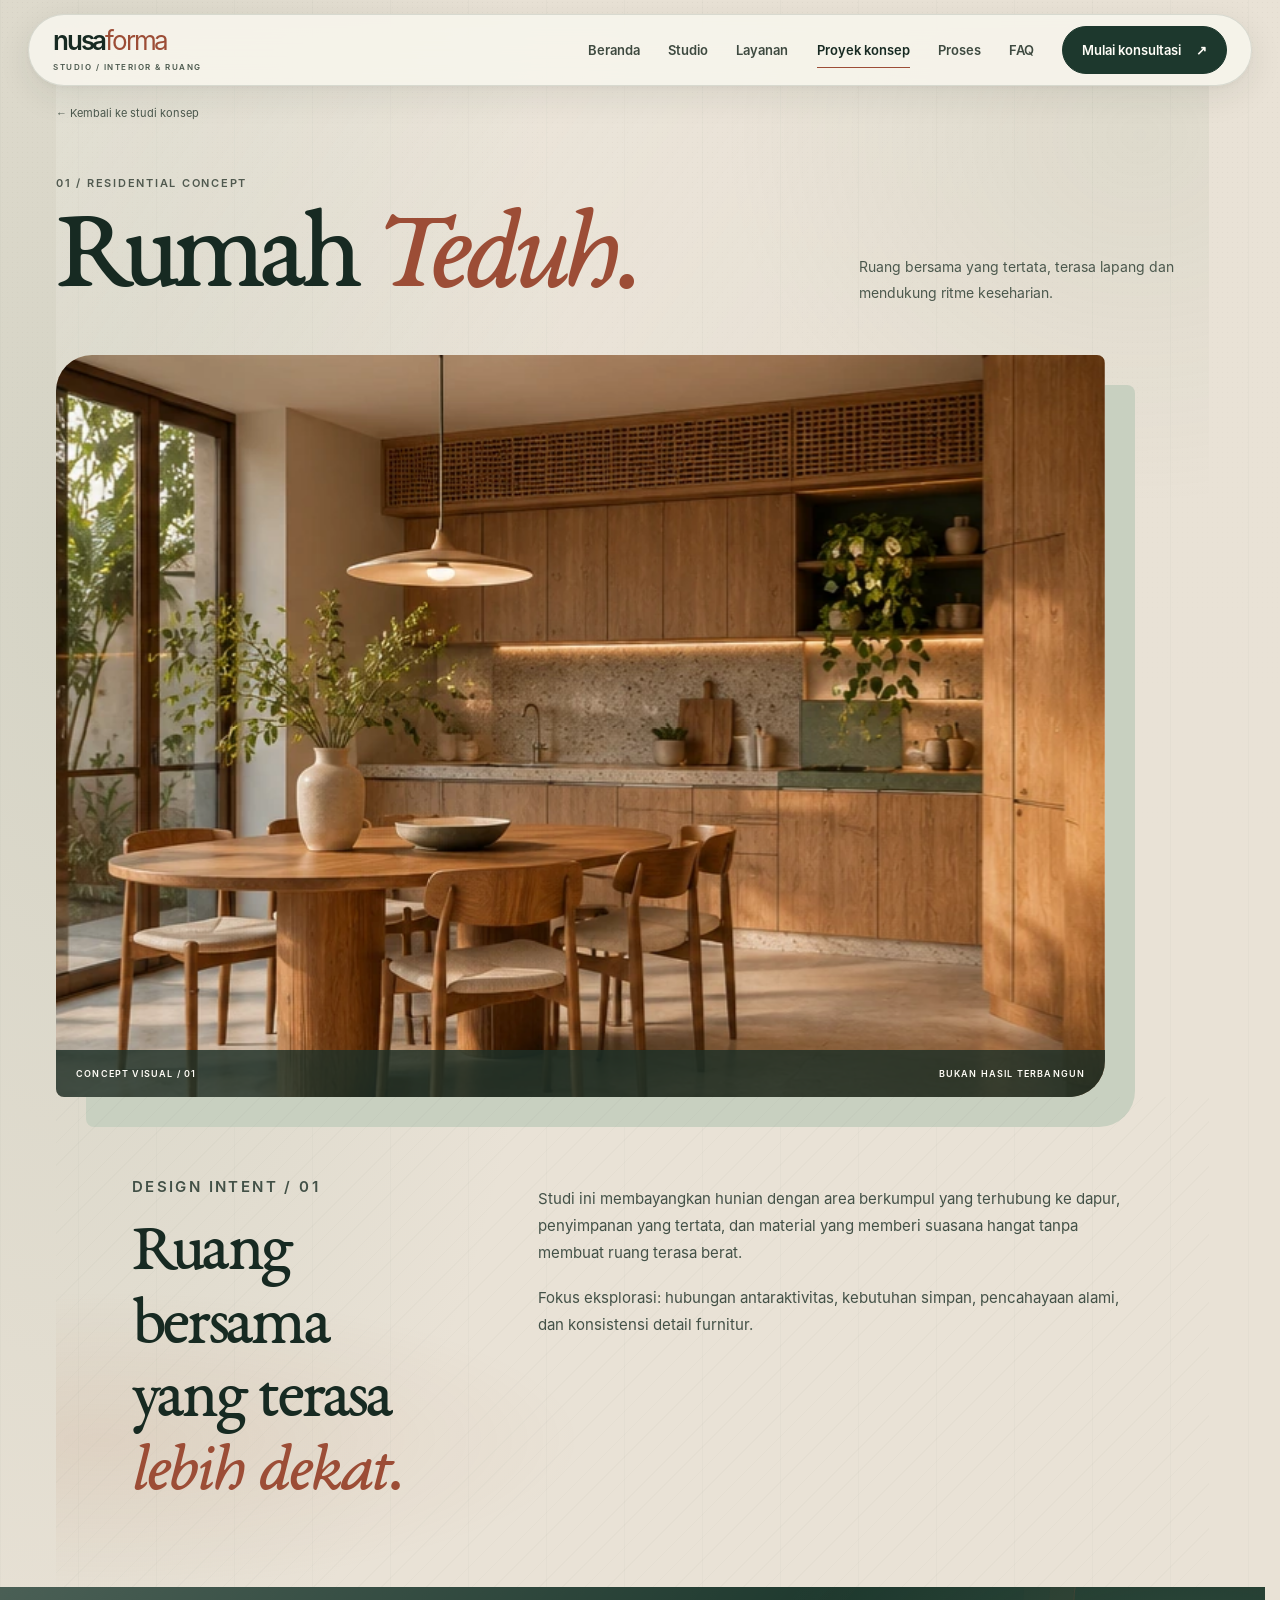
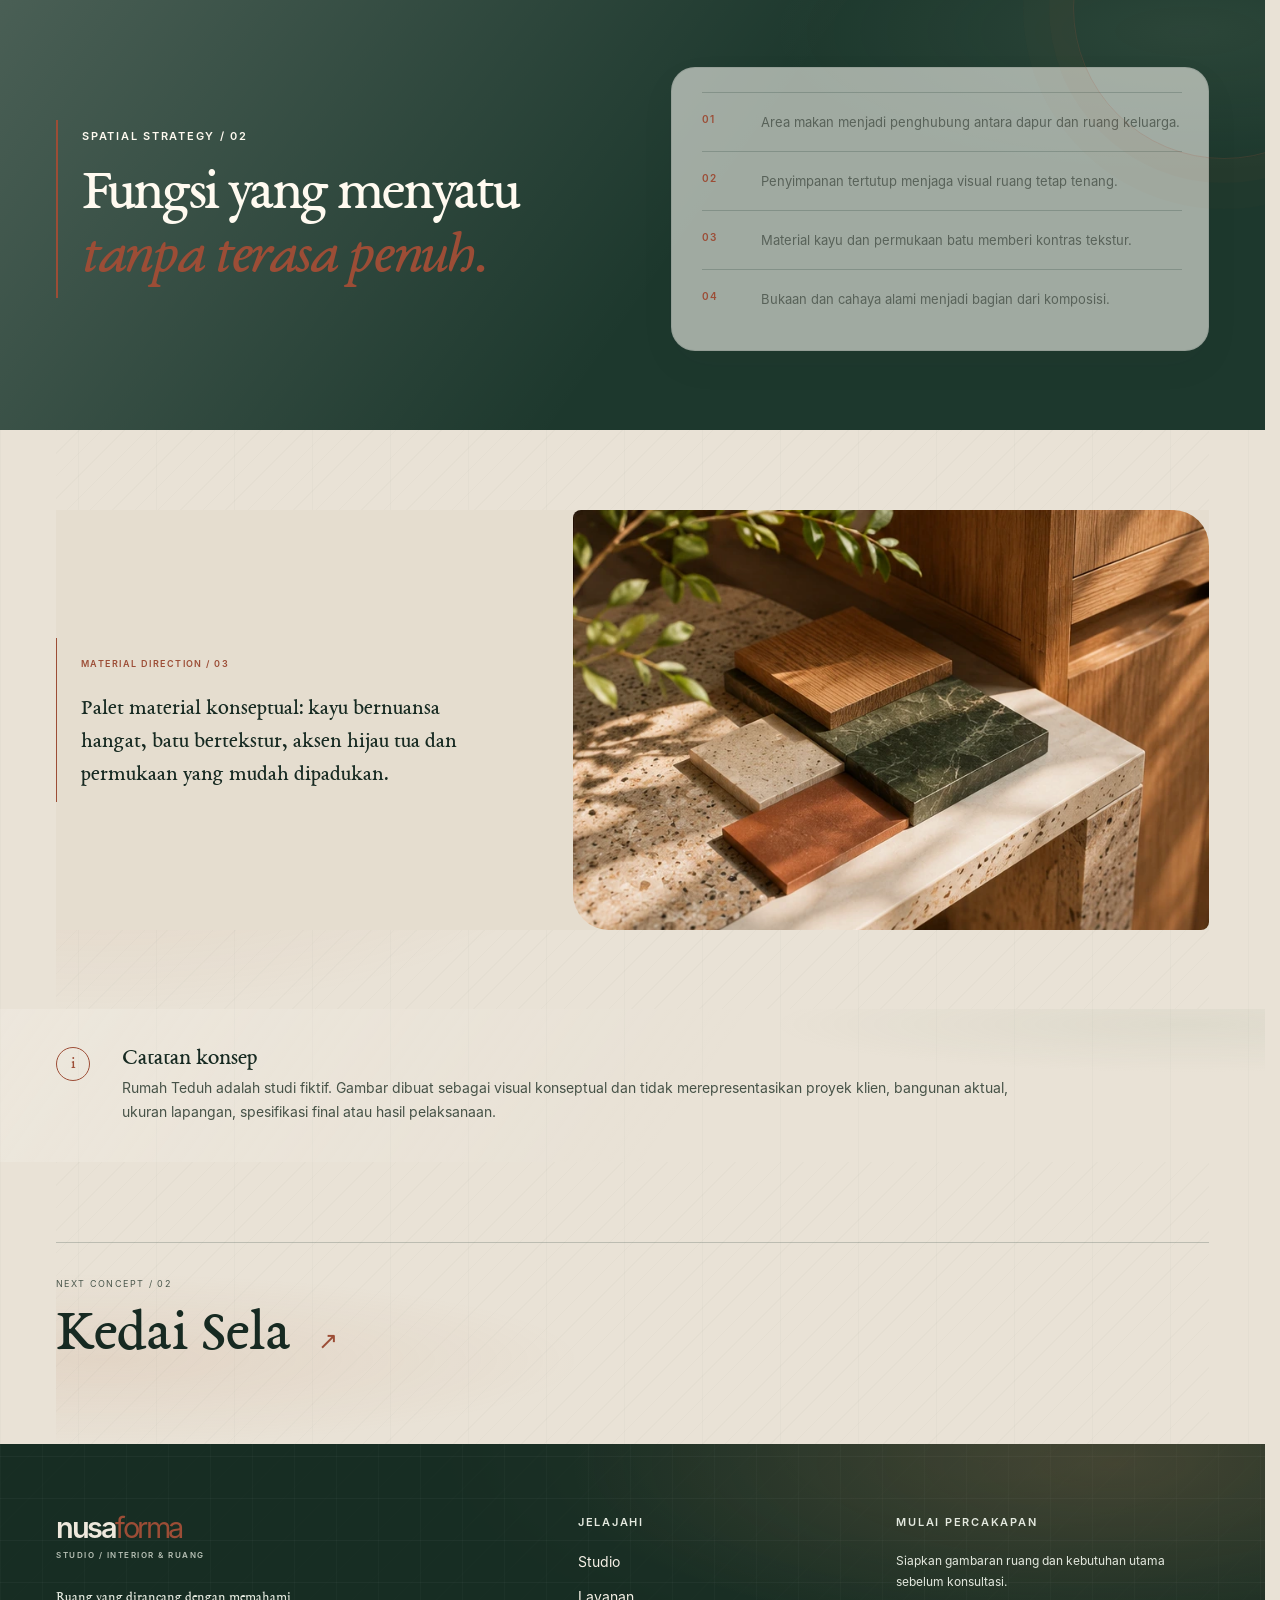
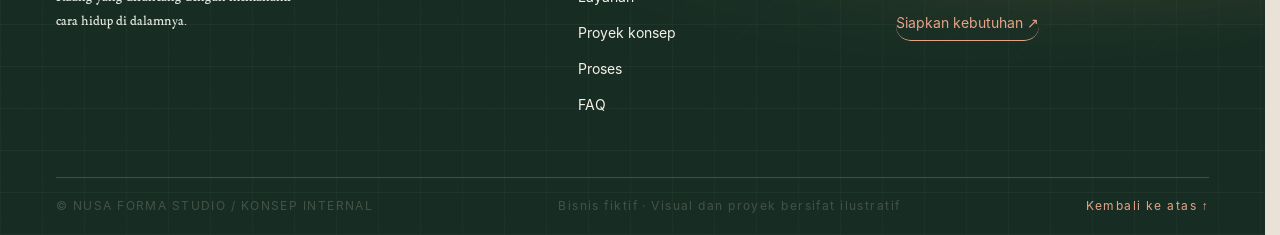
<file: projects/rumah-teduh/index.html>
<!doctype html><html lang="id"><head><meta charset="utf-8"><meta name="viewport" content="width=device-width,initial-scale=1"><meta name="robots" content="noindex,nofollow"><meta name="theme-color" content="#f2eee5"><meta name="ades-prd" content="NUSA-FORMA-PRD-0.1"><meta name="ades-direction" content="NUSA-FORMA-R2-01"><meta name="description" content="Studi konsep hunian fiktif dengan fokus ruang bersama, penyimpanan terintegrasi dan material hangat."><meta property="og:type" content="website"><meta property="og:title" content="Rumah Teduh — studi konsep — Nusa Forma Studio"><meta property="og:description" content="Studi konsep hunian fiktif dengan fokus ruang bersama, penyimpanan terintegrasi dan material hangat."><title>Rumah Teduh — studi konsep — Nusa Forma Studio</title><link rel="icon" href="/assets/favicon.png" type="image/png"><link rel="stylesheet" href="/styles.css"><script src="/script.js" defer></script></head><body id="top" class="page-project page-rumah"><a class="skip-link" href="#main">Lewati ke konten</a>
<header class="site-header" data-header>
 <div class="nav-shell wrap">
  <a class="wordmark" href="/" aria-label="Nusa Forma Studio — Beranda"><span class="wordmark-name">nusa<span>forma</span></span><span class="wordmark-sub">STUDIO / INTERIOR & RUANG</span></a>
  <button class="menu-toggle" type="button" id="menuToggle" aria-expanded="false" aria-controls="navLinks"><span class="menu-label">Menu</span><span class="menu-icon" aria-hidden="true"><i></i><i></i></span></button>
  <nav class="nav-links" id="navLinks" aria-label="Navigasi utama"><a href="/">Beranda</a><a href="/studio/">Studio</a><a href="/services/">Layanan</a><a href="/projects/" aria-current="page">Proyek konsep</a><a href="/process/">Proses</a><a href="/faq/">FAQ</a><a class="nav-cta" href="/contact/">Mulai konsultasi <span aria-hidden="true">↗</span></a></nav>
 </div>
 <div class="reading-line" aria-hidden="true"><span id="readingProgress"></span></div>
</header><main id="main">
<section class="project-detail-hero wrap"><a class="back-link" href="/projects/">← Kembali ke studi konsep</a><p class="eyebrow">01 / RESIDENTIAL CONCEPT</p><div class="detail-title-row"><h1>Rumah <em>Teduh.</em></h1><p>Ruang bersama yang tertata, terasa lapang dan mendukung ritme keseharian.</p></div><figure class="detail-hero-image" data-reveal="scale"><img src="/assets/kitchen-teduh.webp" alt="Visual konseptual dapur dan ruang makan bernuansa kayu alami" loading="eager" fetchpriority="high" decoding="async" width="764" height="508"><figcaption><span>CONCEPT VISUAL / 01</span><span>BUKAN HASIL TERBANGUN</span></figcaption></figure></section>
<section class="section wrap detail-overview"><div><p class="eyebrow">DESIGN INTENT / 01</p><h2>Ruang bersama<br>yang terasa <em>lebih dekat.</em></h2></div><div><p>Studi ini membayangkan hunian dengan area berkumpul yang terhubung ke dapur, penyimpanan yang tertata, dan material yang memberi suasana hangat tanpa membuat ruang terasa berat.</p><p>Fokus eksplorasi: hubungan antaraktivitas, kebutuhan simpan, pencahayaan alami, dan konsistensi detail furnitur.</p></div></section>
<section class="section split-section"><div class="wrap split-grid"><div class="split-copy"><p class="eyebrow">SPATIAL STRATEGY / 02</p><h2>Fungsi yang menyatu<br><em>tanpa terasa penuh.</em></h2></div><div class="split-content"><ul class="editorial-list"><li><b>01</b><span>Area makan menjadi penghubung antara dapur dan ruang keluarga.</span></li><li><b>02</b><span>Penyimpanan tertutup menjaga visual ruang tetap tenang.</span></li><li><b>03</b><span>Material kayu dan permukaan batu memberi kontras tekstur.</span></li><li><b>04</b><span>Bukaan dan cahaya alami menjadi bagian dari komposisi.</span></li></ul></div></div></section>
<section class="section wrap"><div class="image-story image-story-reverse" data-reveal="up"><img src="/assets/material-detail.webp" alt="Studi material kayu, batu, terrazzo dan permukaan warna bumi" loading="lazy" decoding="async" width="764" height="508"><div><span>MATERIAL DIRECTION / 03</span><p>Palet material konseptual: kayu bernuansa hangat, batu bertekstur, aksen hijau tua dan permukaan yang mudah dipadukan.</p></div></div></section>
<section class="disclosure-band"><div class="wrap disclosure-inner"><span class="disclosure-mark">i</span><div><h2>Catatan konsep</h2><p>Rumah Teduh adalah studi fiktif. Gambar dibuat sebagai visual konseptual dan tidak merepresentasikan proyek klien, bangunan aktual, ukuran lapangan, spesifikasi final atau hasil pelaksanaan.</p></div></div></section><section class="section wrap next-project"><a href="/projects/kedai-sela/"><span>NEXT CONCEPT / 02</span><h2>Kedai Sela <b>↗</b></h2></a></section>
</main><footer class="site-footer"><div class="wrap footer-main"><div><a class="wordmark footer-wordmark" href="/"><span class="wordmark-name">nusa<span>forma</span></span><span class="wordmark-sub">STUDIO / INTERIOR & RUANG</span></a><p class="footer-note">Ruang yang dirancang dengan memahami<br>cara hidup di dalamnya.</p></div><div class="footer-links"><span class="eyebrow">Jelajahi</span><a href="/studio/">Studio</a><a href="/services/">Layanan</a><a href="/projects/">Proyek konsep</a><a href="/process/">Proses</a><a href="/faq/">FAQ</a></div><div class="footer-links"><span class="eyebrow">Mulai percakapan</span><p>Siapkan gambaran ruang dan kebutuhan utama sebelum konsultasi.</p><a class="footer-cta" href="/contact/">Siapkan kebutuhan <span>↗</span></a></div></div><div class="wrap footer-bottom"><span>© NUSA FORMA STUDIO / KONSEP INTERNAL</span><span>Bisnis fiktif · Visual dan proyek bersifat ilustratif</span><a href="#top">Kembali ke atas ↑</a></div></footer></body></html>
</file>
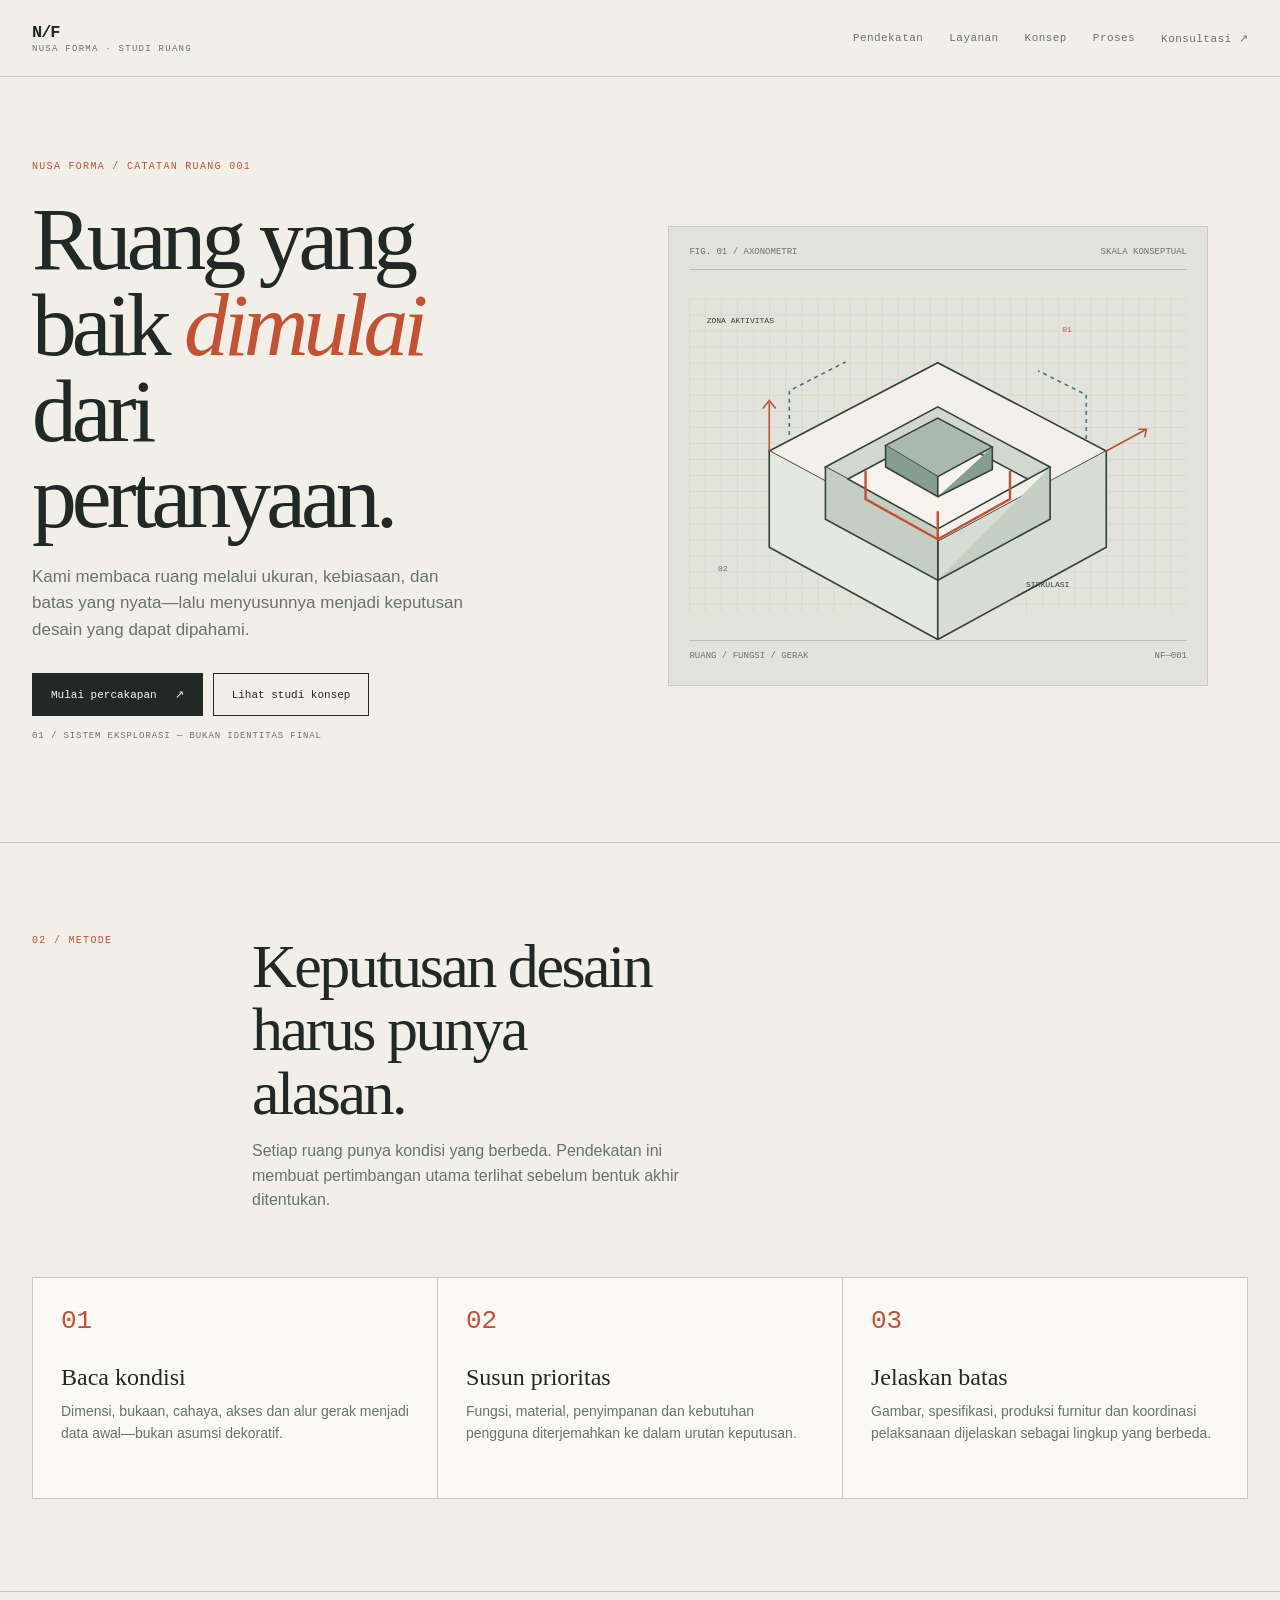
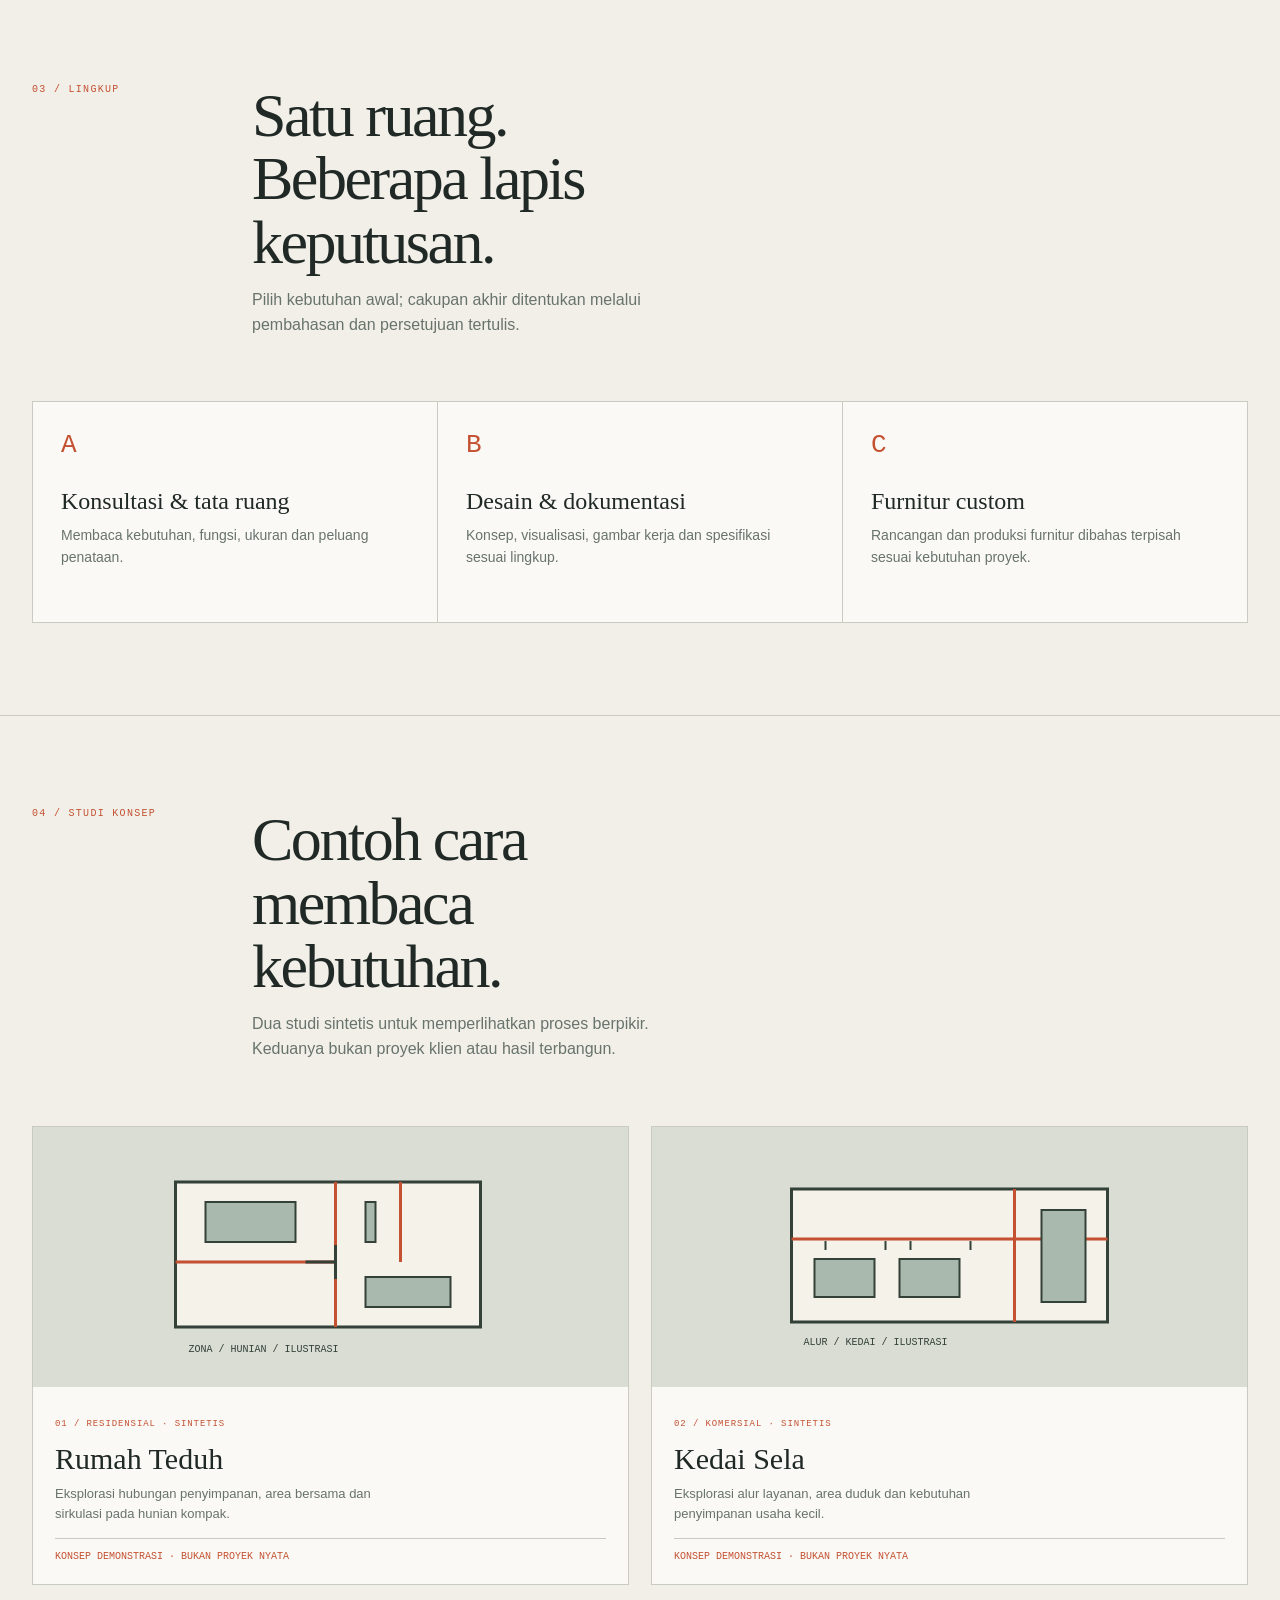
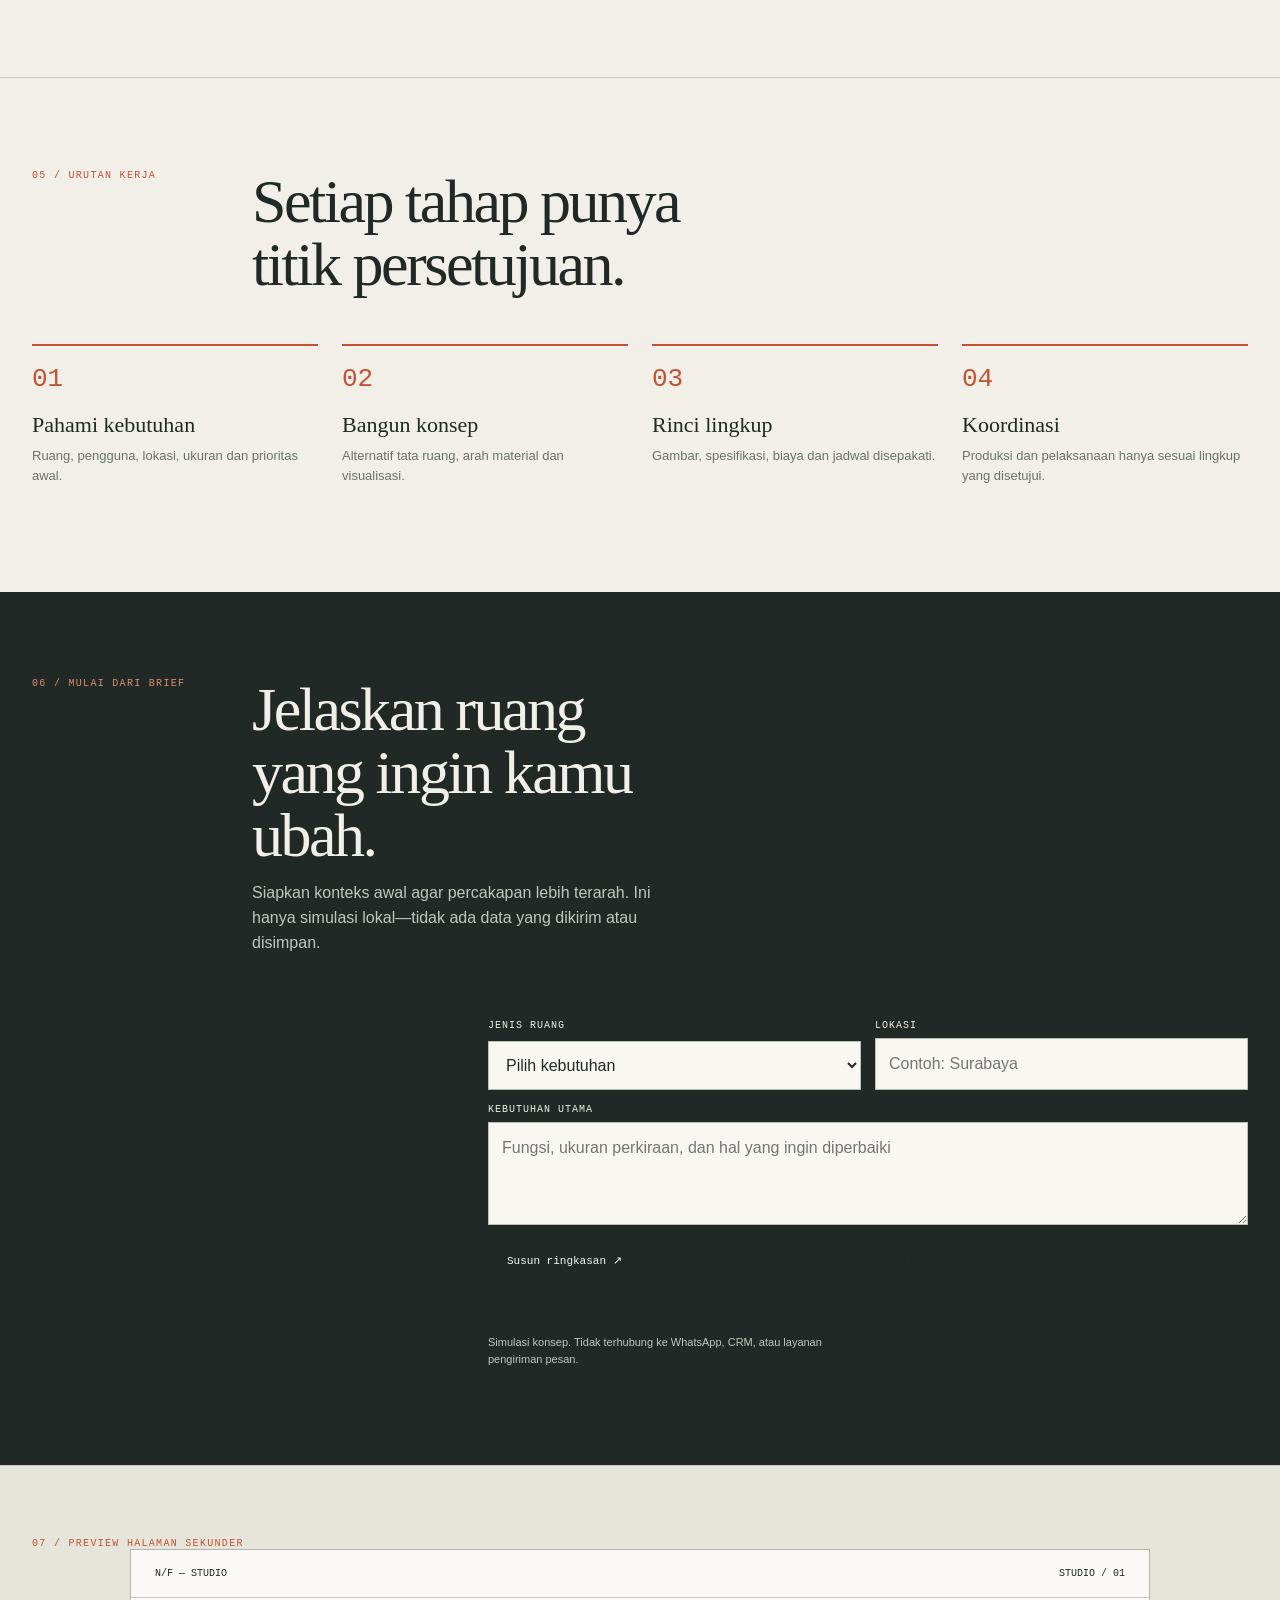
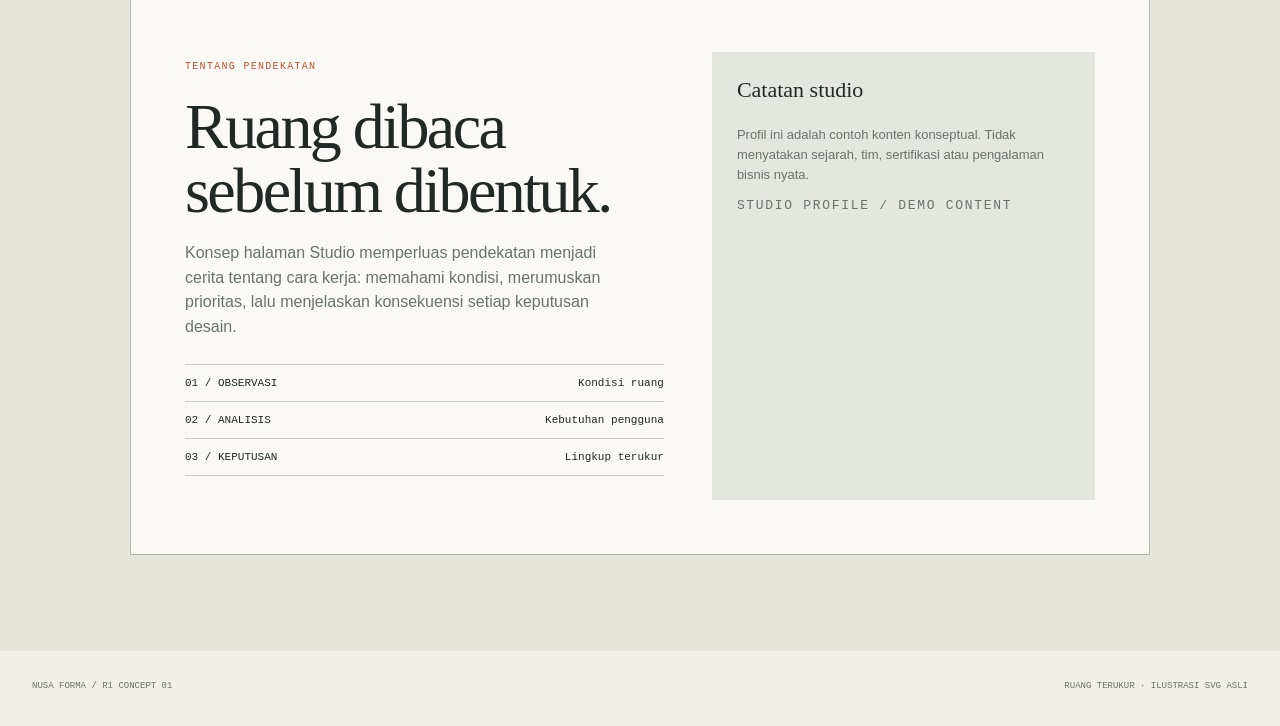
<file: r1/concept-01/index.html>
<!doctype html>
<html lang="id" data-concept="01">
<head>
<meta charset="utf-8"><meta name="viewport" content="width=device-width,initial-scale=1">
<meta name="ades-r1-concept" content="01 — Ruang Terukur / Arsitektur sebagai catatan lapangan">
<meta name="ades-prd" content="NUSA-FORMA-PRD-0.1"><meta name="ades-research" content="Frozen 2026-11-23">
<meta name="description" content="Konsep eksplorasi Nusa Forma Studio — ruang dibaca melalui ukuran, fungsi, dan keputusan desain.">
<title>Nusa Forma — 01 / Ruang Terukur</title>
<style>
:root{--paper:#f1efe8;--white:#faf9f5;--ink:#202925;--muted:#68736c;--line:#c8cbc1;--signal:#c45132;--blue:#536e83;--mono:ui-monospace,SFMono-Regular,Consolas,monospace;--serif:Georgia,serif;--sans:Arial,Helvetica,sans-serif;--measure:1240px}
*{box-sizing:border-box}html{scroll-behavior:smooth;scroll-padding-top:90px}body{margin:0;background:var(--paper);color:var(--ink);font:16px/1.55 var(--sans)}a{color:inherit}button,input,select,textarea{font:inherit}button,a{touch-action:manipulation}:focus-visible{outline:3px solid var(--signal);outline-offset:4px}.skip{position:absolute;left:12px;top:-60px;background:var(--ink);color:white;padding:10px;z-index:20}.skip:focus{top:12px}.wrap{width:min(var(--measure),calc(100% - 64px));margin:auto}
header{position:sticky;top:0;z-index:10;background:rgba(241,239,232,.95);backdrop-filter:blur(12px);border-bottom:1px solid var(--line)}.nav{height:76px;display:flex;align-items:center;justify-content:space-between;gap:28px}.brand{font:700 17px var(--mono);letter-spacing:-.06em;text-decoration:none}.brand span{display:block;font:9px var(--mono);letter-spacing:.14em;color:var(--muted);margin-top:2px}.links{display:flex;align-items:center;gap:26px}.links a{text-decoration:none;font:11px var(--mono);letter-spacing:.04em;color:var(--muted)}.links a:hover{color:var(--signal)}.menu{display:none;border:1px solid var(--ink);background:none;padding:9px 12px;font:11px var(--mono)}
.hero{padding:84px 0 92px;display:grid;grid-template-columns:.9fr 1.1fr;gap:7vw;align-items:center;min-height:680px}.kicker,.index,.micro{font:10px var(--mono);letter-spacing:.13em;text-transform:uppercase;color:var(--signal)}h1,h2,h3,p{margin-top:0}h1{font:clamp(54px,7vw,96px)/.96 var(--serif);font-weight:400;letter-spacing:-.055em;margin:24px 0;max-width:9ch}h1 em{color:var(--signal);font-weight:400}.intro{max-width:46ch;color:var(--muted);font-size:17px}.actions{display:flex;flex-wrap:wrap;gap:10px;margin-top:30px}.btn{display:inline-flex;align-items:center;gap:18px;background:var(--ink);color:var(--white);text-decoration:none;padding:14px 18px;font:11px var(--mono);border:1px solid var(--ink)}.btn:hover{background:var(--signal);border-color:var(--signal)}.btn.alt{background:transparent;color:var(--ink)}.caption{font:9px var(--mono);letter-spacing:.1em;color:var(--muted);margin-top:15px}
.drawing{position:relative;background:#e2e3da;border:1px solid var(--line);padding:20px;min-height:460px}.drawing-top{display:flex;justify-content:space-between;font:9px var(--mono);color:var(--muted);border-bottom:1px solid #b8beb5;padding-bottom:12px}.drawing svg{width:100%;height:370px;display:block}.drawing-foot{display:flex;justify-content:space-between;border-top:1px solid #b8beb5;padding-top:10px;font:9px var(--mono);color:var(--muted)}
section.band{border-top:1px solid var(--line);padding:92px 0}.section-head{display:grid;grid-template-columns:180px 1fr;gap:40px;margin-bottom:48px}.section-head h2{font:clamp(36px,5vw,62px)/1.02 var(--serif);font-weight:400;letter-spacing:-.04em;max-width:14ch;margin:0}.section-head p{max-width:48ch;color:var(--muted);margin-top:14px}.grid3{display:grid;grid-template-columns:repeat(3,1fr);gap:1px;background:var(--line);border:1px solid var(--line)}.principle{background:var(--white);padding:28px;min-height:220px}.principle b{font:26px var(--mono);color:var(--signal)}.principle h3{font:24px var(--serif);font-weight:400;margin:28px 0 10px}.principle p{color:var(--muted);font-size:14px;margin:0}
.projects{display:grid;grid-template-columns:1fr 1fr;gap:22px}.project{background:var(--white);border:1px solid var(--line)}.project-art{height:260px;padding:20px;background:#d9ddd4;display:grid;place-items:center}.project-art svg{width:100%;height:100%}.project-body{padding:22px}.tag{font:9px var(--mono);letter-spacing:.1em;color:var(--signal);text-transform:uppercase}.project h3{font:30px var(--serif);font-weight:400;margin:8px 0}.project p{color:var(--muted);font-size:13px;max-width:46ch}.disclosure{font:10px var(--mono);color:var(--signal);border-top:1px solid var(--line);padding-top:12px;margin-top:14px}
.steps{display:grid;grid-template-columns:repeat(4,1fr);gap:24px}.step{border-top:2px solid var(--signal);padding-top:18px}.step b{font:26px var(--mono);color:var(--signal)}.step h3{font:22px var(--serif);font-weight:400;margin:18px 0 8px}.step p{font-size:13px;color:var(--muted)}
.contact{background:var(--ink);color:var(--paper);padding:86px 0}.contact .section-head p{color:#c0c7bf}.contact .index{color:#e08c6d}.form{max-width:760px;margin-left:auto;display:grid;grid-template-columns:1fr 1fr;gap:14px}.field{display:grid;gap:7px}.field.full{grid-column:1/-1}.field label{font:10px var(--mono);letter-spacing:.1em;text-transform:uppercase}.field input,.field select,.field textarea{width:100%;padding:13px;background:#f8f7f1;color:var(--ink);border:1px solid #b7c0b7;border-radius:0}.form button{cursor:pointer}.output{grid-column:1/-1;white-space:pre-wrap;background:#f8f7f1;color:var(--ink);padding:16px;border:1px solid #b7c0b7}.status{grid-column:1/-1;color:#d7ded6;font-size:13px;min-height:24px}.smallprint{font-size:11px;color:#c0c7bf;max-width:55ch}
.secondary{background:#e5e5dc;border-top:1px solid var(--line);padding:72px 0 96px}.secondary-shell{border:1px solid #aeb5aa;background:var(--white);max-width:1020px;margin:auto}.secondary-nav{padding:18px 24px;border-bottom:1px solid var(--line);display:flex;justify-content:space-between;font:10px var(--mono)}.secondary-hero{padding:54px;display:grid;grid-template-columns:1fr .8fr;gap:48px}.secondary-hero h2{font:clamp(38px,5vw,64px)/1 var(--serif);font-weight:400;letter-spacing:-.04em;margin:18px 0}.secondary-hero p{color:var(--muted);max-width:48ch}.spec-list{border-top:1px solid var(--line);margin:24px 0}.spec-list div{display:flex;justify-content:space-between;padding:12px 0;border-bottom:1px solid var(--line);font:11px var(--mono)}.secondary-note{background:#e4e7df;padding:25px}.secondary-note h3{font:22px var(--serif);font-weight:400}.secondary-note p{font-size:13px}.footer{padding:30px 0;display:flex;justify-content:space-between;font:9px var(--mono);color:var(--muted)}
@media(max-width:820px){.wrap{width:calc(100% - 40px)}.hero{grid-template-columns:1fr;min-height:0;padding:60px 0}.drawing{min-height:360px}.drawing svg{height:290px}.section-head{grid-template-columns:1fr;gap:18px}.grid3{grid-template-columns:1fr}.steps{grid-template-columns:1fr 1fr}.secondary-hero{grid-template-columns:1fr;padding:30px}.projects{gap:14px}}
@media(max-width:640px){.nav{height:68px}.menu{display:block}.links{display:none;position:absolute;top:68px;left:0;right:0;background:var(--paper);padding:22px;flex-direction:column;align-items:flex-start;border-bottom:1px solid var(--line)}.links.open{display:flex}.hero{padding:48px 0}.hero h1{font-size:clamp(52px,15vw,78px)}.drawing{padding:12px;min-height:310px}.drawing svg{height:235px}.band{padding:68px 0!important}.projects{grid-template-columns:1fr}.project-art{height:220px}.steps{grid-template-columns:1fr 1fr}.form{grid-template-columns:1fr}.field.full{grid-column:auto}.secondary-hero{padding:24px}.footer{flex-direction:column;gap:8px}}
@media(prefers-reduced-motion:reduce){html{scroll-behavior:auto}*,*::before,*::after{animation:none!important;transition:none!important}}
</style>
</head>
<body>
<a class="skip" href="#main">Lewati ke konten</a>
<header><div class="wrap nav"><a class="brand" href="#home">N/F <span>NUSA FORMA · STUDI RUANG</span></a><button class="menu" id="menu" aria-expanded="false" aria-controls="links">MENU +</button><nav class="links" id="links" aria-label="Navigasi utama"><a href="#approach">Pendekatan</a><a href="#services">Layanan</a><a href="#projects">Konsep</a><a href="#process">Proses</a><a href="#contact">Konsultasi ↗</a></nav></div></header>
<main id="main">
<section class="wrap hero" id="home">
<div><div class="kicker">NUSA FORMA / CATATAN RUANG 001</div><h1>Ruang yang baik <em>dimulai</em> dari pertanyaan.</h1><p class="intro">Kami membaca ruang melalui ukuran, kebiasaan, dan batas yang nyata—lalu menyusunnya menjadi keputusan desain yang dapat dipahami.</p><div class="actions"><a class="btn" href="#contact">Mulai percakapan <span>↗</span></a><a class="btn alt" href="#projects">Lihat studi konsep</a></div><p class="caption">01 / SISTEM EKSPLORASI — BUKAN IDENTITAS FINAL</p></div>
<figure class="drawing"><div class="drawing-top"><span>FIG. 01 / AXONOMETRI</span><span>SKALA KONSEPTUAL</span></div><svg viewBox="0 0 620 390" role="img" aria-label="Diagram axonometri ruang hunian konseptual dengan zona aktivitas dan penyimpanan"><defs><pattern id="grid" width="20" height="20" patternUnits="userSpaceOnUse"><path d="M20 0H0V20" fill="none" stroke="#bdc5b9" stroke-width=".7"/></pattern></defs><rect width="620" height="390" fill="url(#grid)"/><g transform="translate(100 65)" stroke="#34423b" stroke-width="2" fill="none"><path d="M0 125 210 15 420 125 210 238Z" fill="#f2f0e8"/><path d="M0 125V245L210 360V238" fill="#e5e8df"/><path d="M420 125V245L210 360V238" fill="#d7ddd2"/><path d="M70 145 210 70 350 145 210 220Z" fill="#d3d8ce"/><path d="M70 145V210L210 286V220M350 145V210L210 286" fill="#c5cec2"/><path d="M98 160 210 100 322 160 210 222Z" fill="#f5f3eb"/><path d="M120 150V185L210 235V200M300 150V185L210 235" stroke="#c45132" stroke-width="3"/><path d="M145 118 210 84 278 120 210 157Z" fill="#a9b9b0"/><path d="M145 118V145L210 182V157M278 120V148L210 182" fill="#879d91"/><path d="M25 105 25 50 95 14M395 110 395 55 335 25" stroke="#536e83" stroke-dasharray="5 5"/><path d="M0 125 0 65M-8 72 0 62 8 72M420 125 470 98M460 98 470 98 468 108" stroke="#c45132"/></g><g font-family="monospace" font-size="10" fill="#34423b"><text x="22" y="30">ZONA AKTIVITAS</text><text x="420" y="360">SIRKULASI</text><text x="465" y="42" fill="#c45132">01</text><text x="36" y="340" fill="#536e83">02</text></g></svg><div class="drawing-foot"><span>RUANG / FUNGSI / GERAK</span><span>NF—001</span></div></figure>
</section>
<section class="band" id="approach"><div class="wrap"><div class="section-head"><div class="index">02 / METODE</div><div><h2>Keputusan desain harus punya alasan.</h2><p>Setiap ruang punya kondisi yang berbeda. Pendekatan ini membuat pertimbangan utama terlihat sebelum bentuk akhir ditentukan.</p></div></div><div class="grid3"><article class="principle"><b>01</b><h3>Baca kondisi</h3><p>Dimensi, bukaan, cahaya, akses dan alur gerak menjadi data awal—bukan asumsi dekoratif.</p></article><article class="principle"><b>02</b><h3>Susun prioritas</h3><p>Fungsi, material, penyimpanan dan kebutuhan pengguna diterjemahkan ke dalam urutan keputusan.</p></article><article class="principle"><b>03</b><h3>Jelaskan batas</h3><p>Gambar, spesifikasi, produksi furnitur dan koordinasi pelaksanaan dijelaskan sebagai lingkup yang berbeda.</p></article></div></div></section>
<section class="band" id="services"><div class="wrap"><div class="section-head"><div class="index">03 / LINGKUP</div><div><h2>Satu ruang. Beberapa lapis keputusan.</h2><p>Pilih kebutuhan awal; cakupan akhir ditentukan melalui pembahasan dan persetujuan tertulis.</p></div></div><div class="grid3"><article class="principle"><b>A</b><h3>Konsultasi & tata ruang</h3><p>Membaca kebutuhan, fungsi, ukuran dan peluang penataan.</p></article><article class="principle"><b>B</b><h3>Desain & dokumentasi</h3><p>Konsep, visualisasi, gambar kerja dan spesifikasi sesuai lingkup.</p></article><article class="principle"><b>C</b><h3>Furnitur custom</h3><p>Rancangan dan produksi furnitur dibahas terpisah sesuai kebutuhan proyek.</p></article></div></div></section>
<section class="band" id="projects"><div class="wrap"><div class="section-head"><div class="index">04 / STUDI KONSEP</div><div><h2>Contoh cara membaca kebutuhan.</h2><p>Dua studi sintetis untuk memperlihatkan proses berpikir. Keduanya bukan proyek klien atau hasil terbangun.</p></div></div><div class="projects"><article class="project"><div class="project-art"><svg viewBox="0 0 400 220" role="img" aria-label="Ilustrasi denah konseptual rumah dengan zona keluarga"><path d="M45 35H350V180H45Z" fill="#f4f2e9" stroke="#334139" stroke-width="3"/><path d="M205 35V180M45 115H205M270 35V115" stroke="#c45132" stroke-width="3"/><path d="M75 55H165V95H75ZM235 55H245V95H235ZM235 130H320V160H235Z" fill="#aab9ad" stroke="#334139" stroke-width="2"/><path d="M175 115h30M205 98v34" stroke="#334139" stroke-width="3"/><text x="58" y="205" font-family="monospace" font-size="10" fill="#334139">ZONA / HUNIAN / ILUSTRASI</text></svg></div><div class="project-body"><span class="tag">01 / RESIDENSIAL · SINTETIS</span><h3>Rumah Teduh</h3><p>Eksplorasi hubungan penyimpanan, area bersama dan sirkulasi pada hunian kompak.</p><div class="disclosure">KONSEP DEMONSTRASI · BUKAN PROYEK NYATA</div></div></article><article class="project"><div class="project-art"><svg viewBox="0 0 400 220" role="img" aria-label="Ilustrasi skematis area duduk dan pelayanan kedai"><path d="M42 42H358V175H42Z" fill="#f4f2e9" stroke="#334139" stroke-width="3"/><path d="M42 92H358M265 42V175" stroke="#c45132" stroke-width="3"/><path d="M65 112H125V150H65ZM150 112H210V150H150ZM292 63H336V155H292Z" fill="#aab9ad" stroke="#334139" stroke-width="2"/><path d="M76 103v-9M136 103v-9M161 103v-9M221 103v-9" stroke="#334139" stroke-width="2"/><text x="54" y="198" font-family="monospace" font-size="10" fill="#334139">ALUR / KEDAI / ILUSTRASI</text></svg></div><div class="project-body"><span class="tag">02 / KOMERSIAL · SINTETIS</span><h3>Kedai Sela</h3><p>Eksplorasi alur layanan, area duduk dan kebutuhan penyimpanan usaha kecil.</p><div class="disclosure">KONSEP DEMONSTRASI · BUKAN PROYEK NYATA</div></div></article></div></div></section>
<section class="band" id="process"><div class="wrap"><div class="section-head"><div class="index">05 / URUTAN KERJA</div><div><h2>Setiap tahap punya titik persetujuan.</h2></div></div><div class="steps"><article class="step"><b>01</b><h3>Pahami kebutuhan</h3><p>Ruang, pengguna, lokasi, ukuran dan prioritas awal.</p></article><article class="step"><b>02</b><h3>Bangun konsep</h3><p>Alternatif tata ruang, arah material dan visualisasi.</p></article><article class="step"><b>03</b><h3>Rinci lingkup</h3><p>Gambar, spesifikasi, biaya dan jadwal disepakati.</p></article><article class="step"><b>04</b><h3>Koordinasi</h3><p>Produksi dan pelaksanaan hanya sesuai lingkup yang disetujui.</p></article></div></div></section>
<section class="contact" id="contact"><div class="wrap"><div class="section-head"><div class="index">06 / MULAI DARI BRIEF</div><div><h2>Jelaskan ruang yang ingin kamu ubah.</h2><p>Siapkan konteks awal agar percakapan lebih terarah. Ini hanya simulasi lokal—tidak ada data yang dikirim atau disimpan.</p></div></div><div class="form" id="brief"><div class="field"><label for="kind">Jenis ruang</label><select id="kind"><option value="">Pilih kebutuhan</option><option>Hunian</option><option>Ruang komersial</option><option>Furnitur custom</option><option>Lainnya</option></select></div><div class="field"><label for="area">Lokasi</label><input id="area" placeholder="Contoh: Surabaya"></div><div class="field full"><label for="need">Kebutuhan utama</label><textarea id="need" rows="3" placeholder="Fungsi, ukuran perkiraan, dan hal yang ingin diperbaiki"></textarea></div><button class="btn" id="make" type="button">Susun ringkasan ↗</button><button class="btn alt" id="copy" type="button" disabled>Salin ringkasan</button><output class="status" id="status" aria-live="polite"></output><pre class="output" id="result" hidden></pre><p class="smallprint">Simulasi konsep. Tidak terhubung ke WhatsApp, CRM, atau layanan pengiriman pesan.</p></div></div></section>
<section class="secondary" id="studio"><div class="wrap"><div class="index">07 / PREVIEW HALAMAN SEKUNDER</div><div class="secondary-shell"><div class="secondary-nav"><span>N/F — STUDIO</span><span>STUDIO / 01</span></div><div class="secondary-hero"><div><span class="micro">TENTANG PENDEKATAN</span><h2>Ruang dibaca sebelum dibentuk.</h2><p>Konsep halaman Studio memperluas pendekatan menjadi cerita tentang cara kerja: memahami kondisi, merumuskan prioritas, lalu menjelaskan konsekuensi setiap keputusan desain.</p><div class="spec-list"><div><span>01 / OBSERVASI</span><span>Kondisi ruang</span></div><div><span>02 / ANALISIS</span><span>Kebutuhan pengguna</span></div><div><span>03 / KEPUTUSAN</span><span>Lingkup terukur</span></div></div></div><aside class="secondary-note"><h3>Catatan studio</h3><p>Profil ini adalah contoh konten konseptual. Tidak menyatakan sejarah, tim, sertifikasi atau pengalaman bisnis nyata.</p><p class="micro">STUDIO PROFILE / DEMO CONTENT</p></aside></div></div></div></section>
</main><footer class="wrap footer"><span>NUSA FORMA / R1 CONCEPT 01</span><span>RUANG TERUKUR · ILUSTRASI SVG ASLI</span></footer>
<script>
const menu=document.getElementById('menu'),links=document.getElementById('links');function closeMenu(){menu.setAttribute('aria-expanded','false');links.classList.remove('open')}menu.addEventListener('click',()=>{const open=menu.getAttribute('aria-expanded')!=='true';menu.setAttribute('aria-expanded',String(open));links.classList.toggle('open',open)});links.querySelectorAll('a').forEach(a=>a.addEventListener('click',closeMenu));document.addEventListener('keydown',e=>{if(e.key==='Escape'&&menu.getAttribute('aria-expanded')==='true'){closeMenu();menu.focus()}});document.addEventListener('click',e=>{if(links.classList.contains('open')&&!links.contains(e.target)&&!menu.contains(e.target))closeMenu()});
const make=document.getElementById('make'),copy=document.getElementById('copy'),result=document.getElementById('result'),status=document.getElementById('status');let summary='';const fields=[document.getElementById('kind'),document.getElementById('area'),document.getElementById('need')];fields.forEach(field=>field.addEventListener('input',()=>{if(!summary)return;summary='';result.hidden=true;copy.disabled=true;status.textContent='Isian berubah. Susun ulang ringkasan sebelum menyalin.'}));make.addEventListener('click',()=>{const kind=fields[0].value,area=fields[1].value.trim(),need=fields[2].value.trim();if(!kind||!area||!need){status.textContent='Lengkapi jenis ruang, lokasi, dan kebutuhan terlebih dahulu.';return}summary=['NUSA FORMA — RINGKASAN KONSEP','Jenis ruang: '+kind,'Lokasi: '+area,'Kebutuhan: '+need].join('\n');result.textContent=summary;result.hidden=false;copy.disabled=false;status.textContent='Ringkasan dibuat secara lokal. Tidak dikirim atau disimpan.'});copy.addEventListener('click',async()=>{if(!summary)return;try{await navigator.clipboard.writeText(summary);status.textContent='Ringkasan disalin.'}catch{result.hidden=false;result.focus();const range=document.createRange();range.selectNodeContents(result);const selection=window.getSelection();selection.removeAllRanges();selection.addRange(range);status.textContent='Clipboard tidak tersedia. Ringkasan dipilih; gunakan Ctrl/Cmd+C.'}});
</script>
</body></html>
</file>
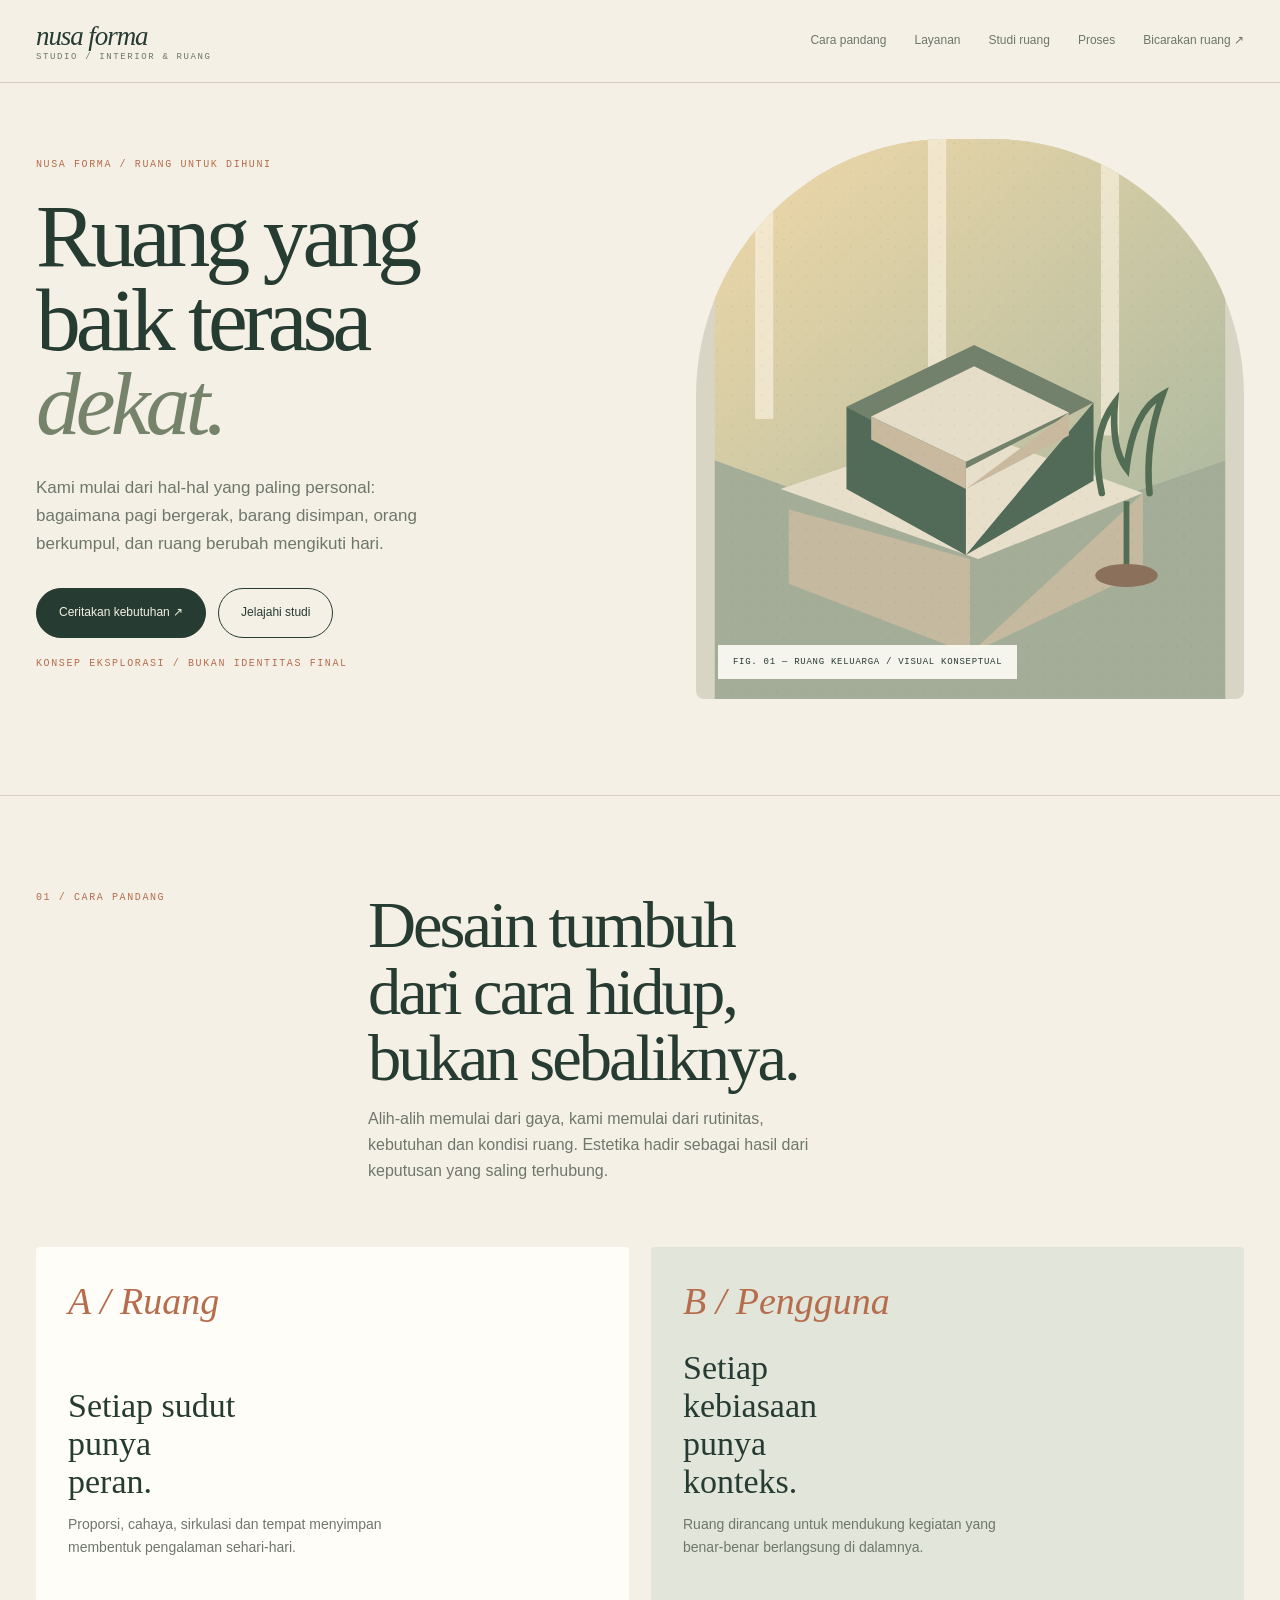
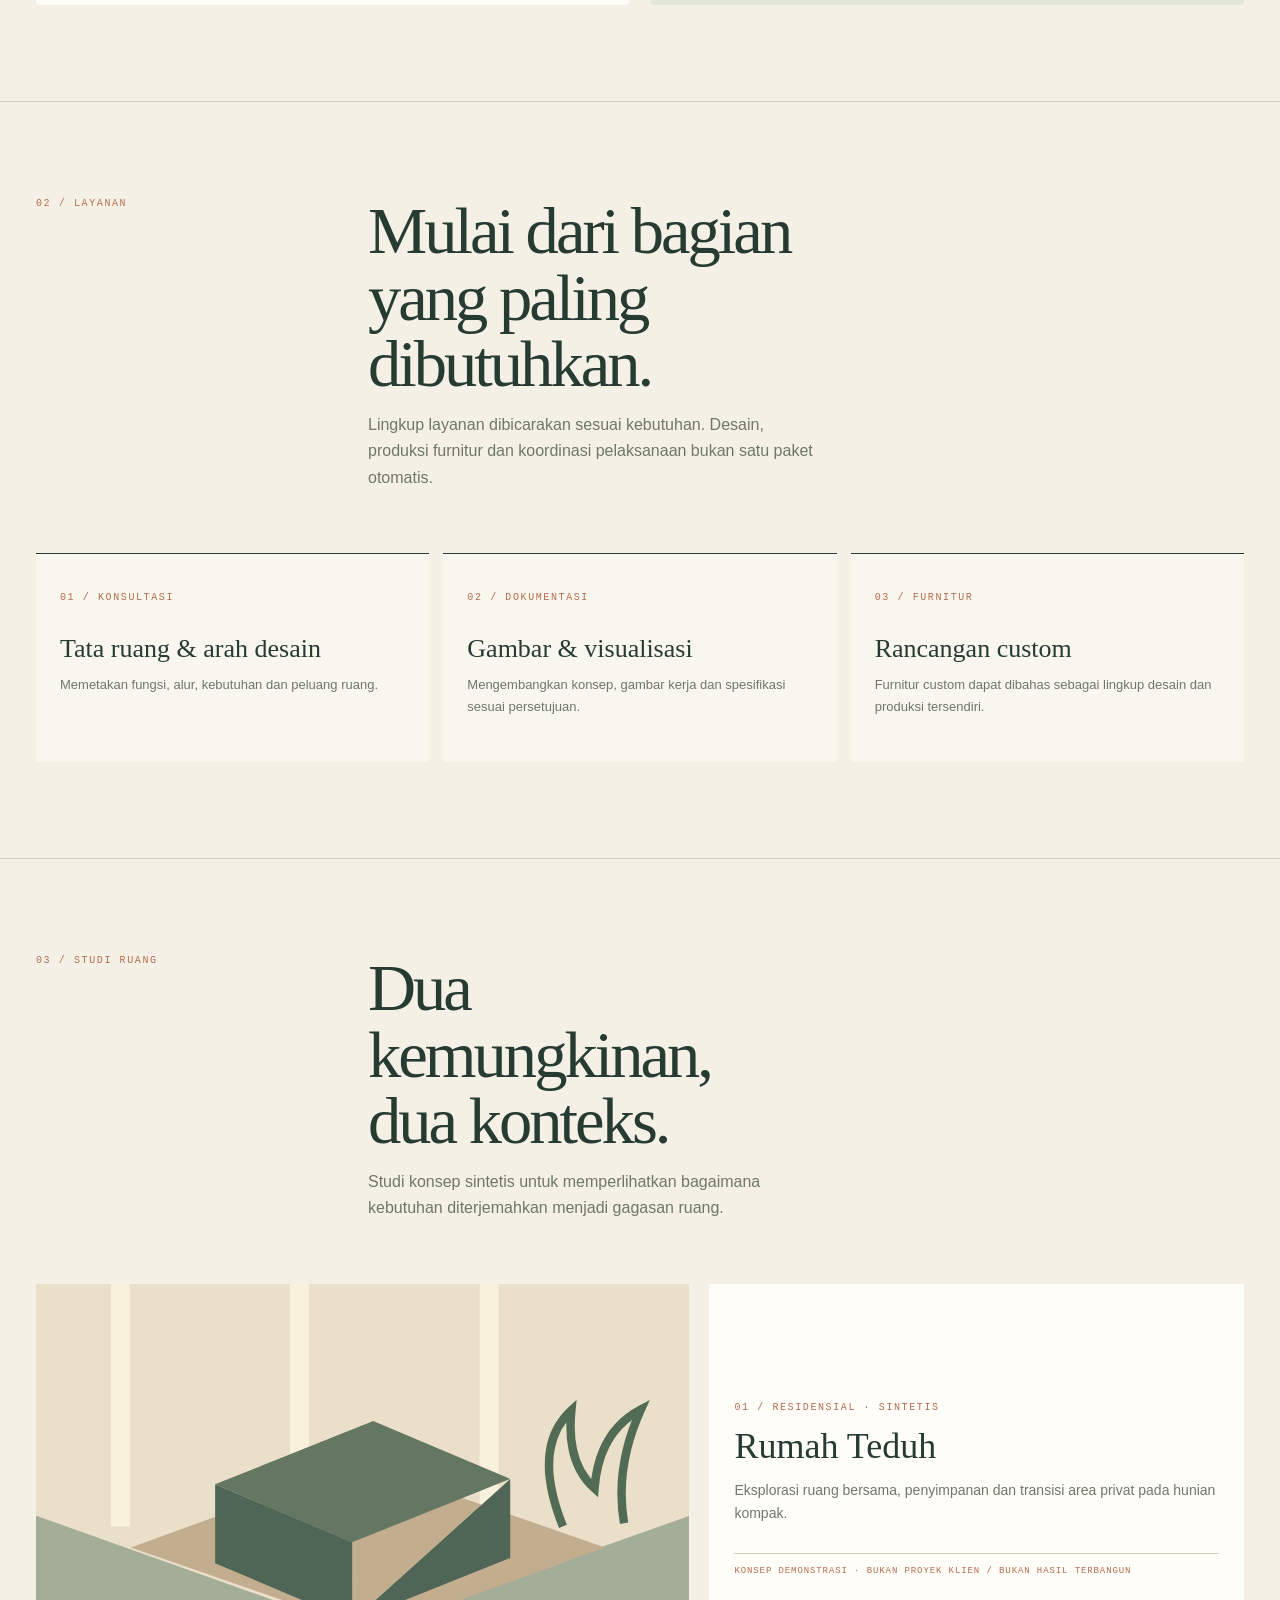
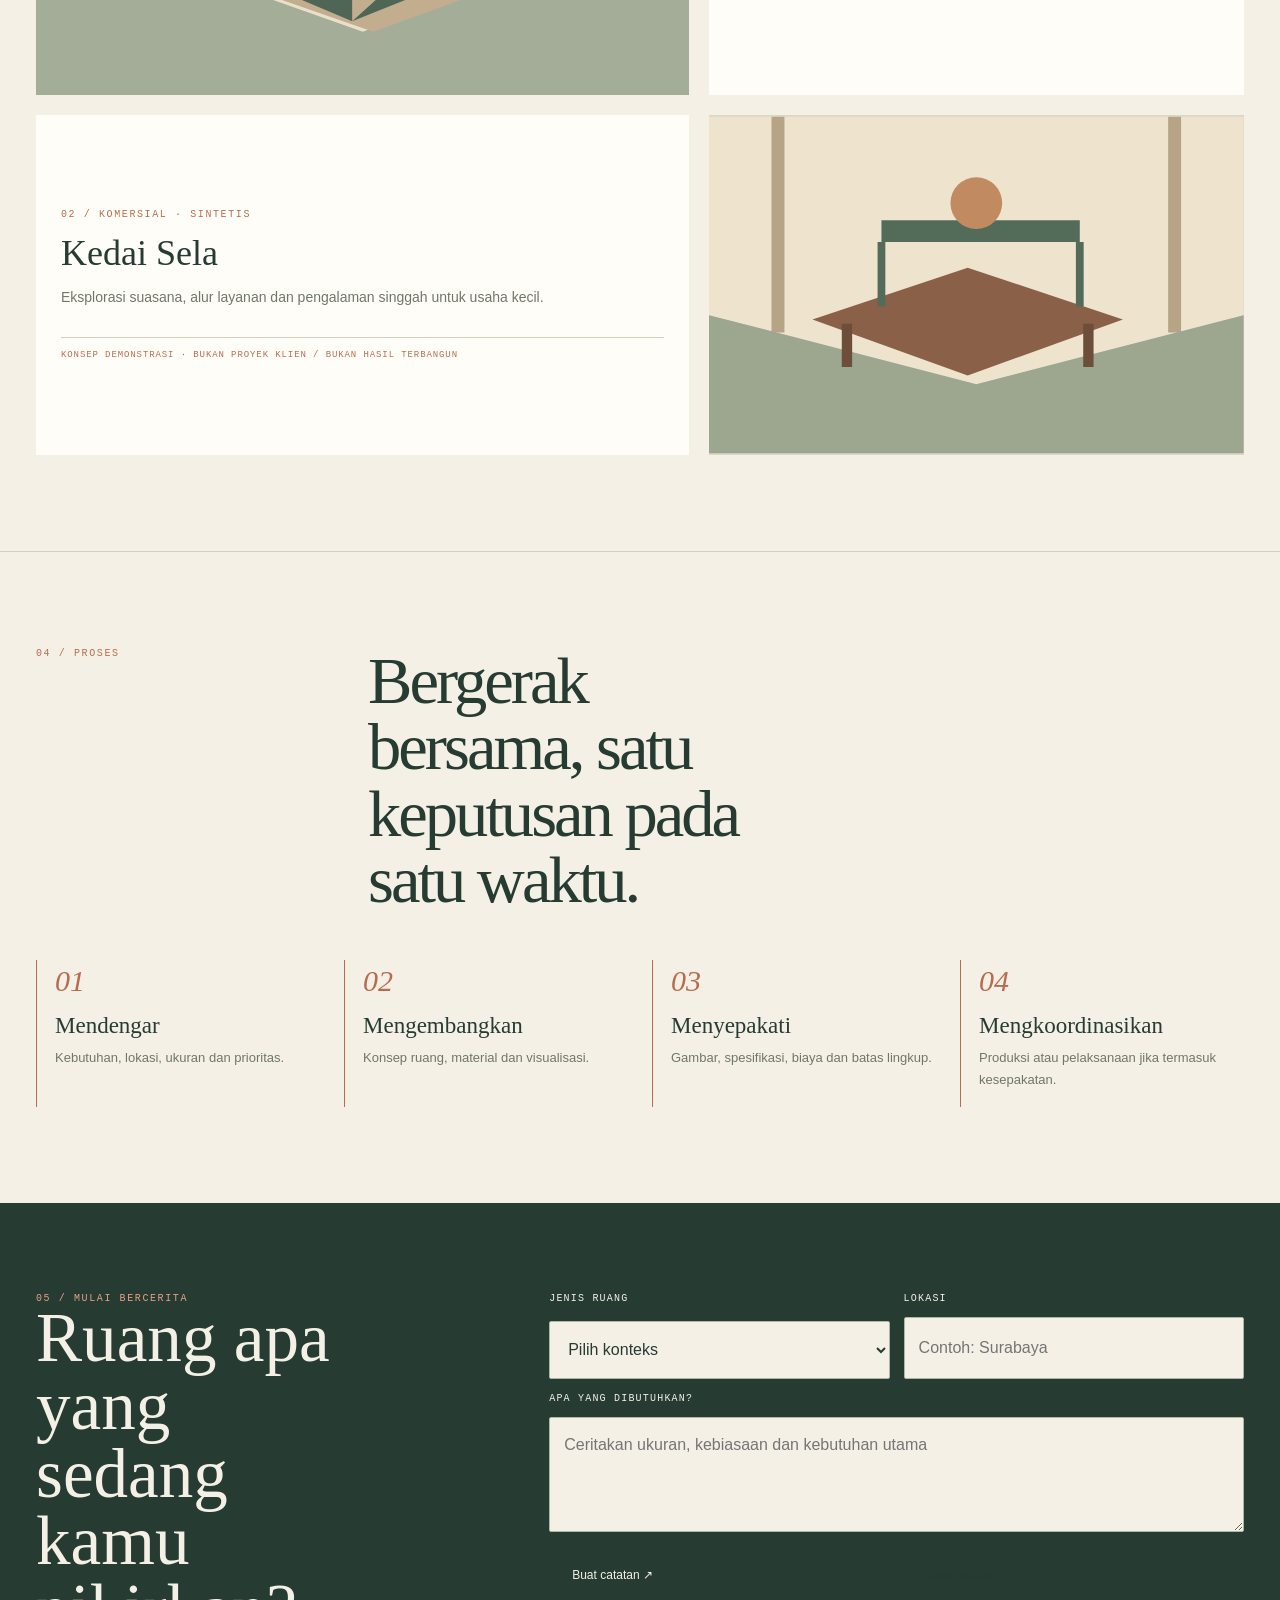
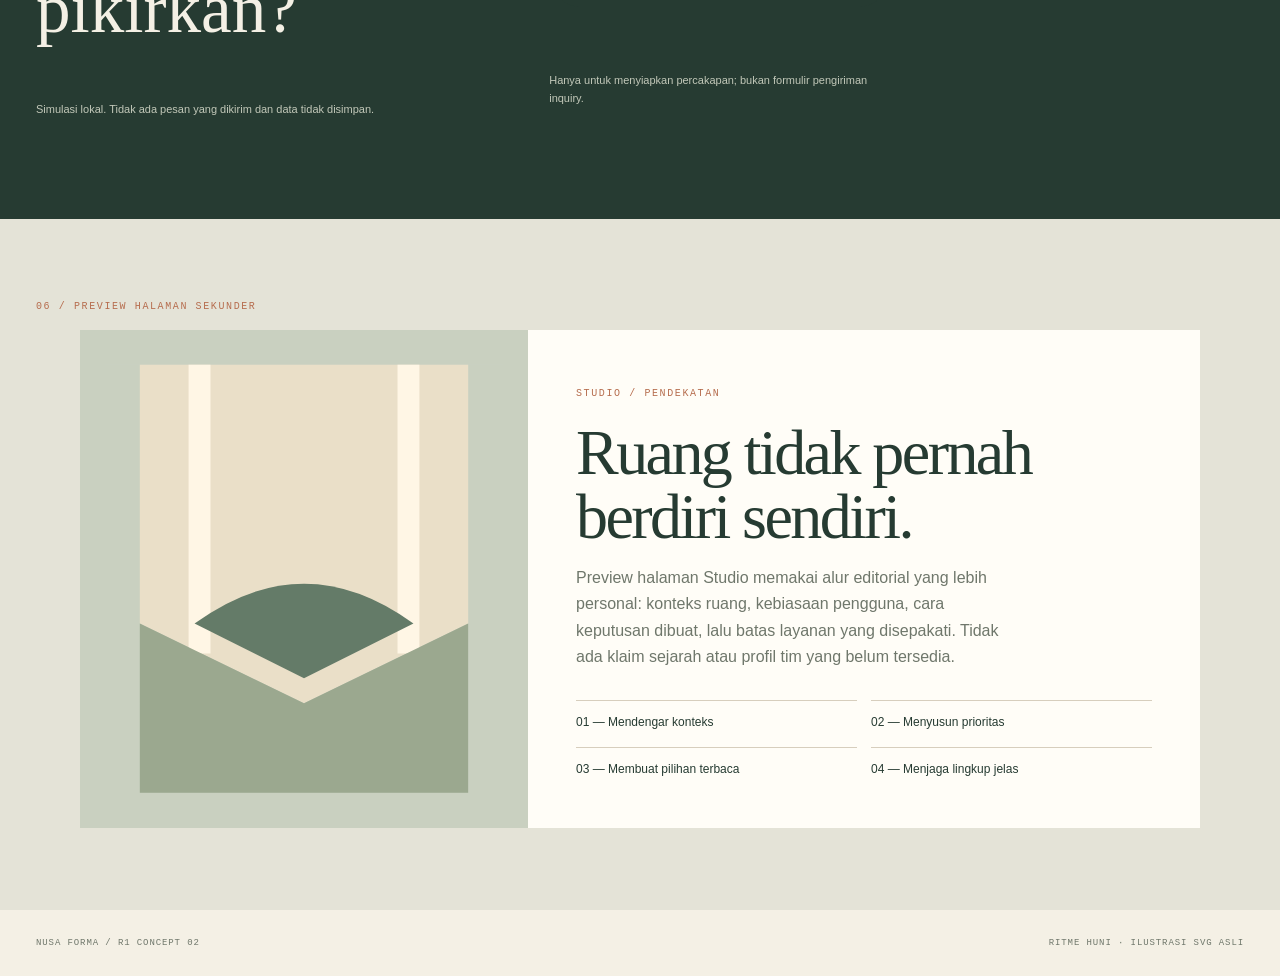
<file: r1/concept-02/index.html>
<!doctype html>
<html lang="id" data-concept="02">
<head>
<meta charset="utf-8"><meta name="viewport" content="width=device-width,initial-scale=1">
<meta name="ades-r1-concept" content="02 — Ritme Huni / ruang sebagai lanskap keseharian"><meta name="ades-prd" content="NUSA-FORMA-PRD-0.1"><meta name="ades-research" content="Frozen 2026-11-23">
<meta name="description" content="Konsep eksplorasi Nusa Forma Studio — ruang yang mengikuti ritme hidup dan kebutuhan penggunanya.">
<title>Nusa Forma — 02 / Ritme Huni</title>
<style>
:root{--cream:#f4f0e5;--white:#fffdf7;--forest:#263b32;--moss:#75836b;--clay:#b66d4e;--sand:#d9cdb8;--muted:#6f776b;--serif:Georgia,serif;--sans:Arial,Helvetica,sans-serif;--mono:ui-monospace,monospace}
*{box-sizing:border-box}html{scroll-behavior:smooth;scroll-padding-top:88px}body{margin:0;background:var(--cream);color:var(--forest);font:16px/1.65 var(--sans)}a{color:inherit}button,input,select,textarea{font:inherit}:focus-visible{outline:3px solid var(--clay);outline-offset:4px}.skip{position:absolute;top:-60px;left:14px;background:var(--forest);color:white;padding:10px;z-index:20}.skip:focus{top:12px}.wrap{width:min(1280px,calc(100% - 72px));margin:auto}
header{position:sticky;top:0;z-index:10;background:rgba(244,240,229,.94);backdrop-filter:blur(12px);border-bottom:1px solid #d7cebd}.nav{height:82px;display:flex;align-items:center;justify-content:space-between}.brand{font:italic 27px var(--serif);text-decoration:none;letter-spacing:-.04em}.brand small{display:block;font:9px var(--mono);font-style:normal;letter-spacing:.18em;color:var(--muted)}.links{display:flex;gap:28px}.links a{text-decoration:none;font-size:12px;color:var(--muted)}.links a:hover{color:var(--clay)}.menu{display:none;background:transparent;border:1px solid var(--forest);padding:10px}
.hero{padding:56px 0 96px;display:grid;grid-template-columns:1.02fr .98fr;gap:7vw;align-items:center}.eyebrow,.label{font:10px var(--mono);letter-spacing:.16em;text-transform:uppercase;color:var(--clay)}h1,h2,h3,p{margin-top:0}h1{font:clamp(54px,7vw,98px)/.94 var(--serif);font-weight:400;letter-spacing:-.055em;margin:24px 0 28px;max-width:9ch}h1 span{font-style:italic;color:var(--moss)}.lede{font-size:17px;color:var(--muted);max-width:43ch}.actions{display:flex;gap:12px;flex-wrap:wrap;margin-top:30px}.button{border-radius:100px;padding:14px 22px;background:var(--forest);color:var(--cream);text-decoration:none;font-size:12px;display:inline-flex;gap:18px;align-items:center;border:1px solid var(--forest)}.button:hover{background:var(--clay);border-color:var(--clay)}.button.light{background:transparent;color:var(--forest)}.hero-art{position:relative;min-height:560px;border-radius:46% 46% 8px 8px;overflow:hidden;background:#d9d5c5}.hero-art svg{position:absolute;width:100%;height:100%;inset:0}.art-note{position:absolute;left:22px;bottom:20px;background:rgba(255,253,247,.9);padding:12px 15px;font:9px var(--mono);letter-spacing:.08em}
.band{padding:96px 0;border-top:1px solid #d7cebd}.heading{display:grid;grid-template-columns:.5fr 1.5fr;gap:40px;margin-bottom:46px}.heading h2{font:clamp(40px,5.2vw,70px)/1 var(--serif);font-weight:400;letter-spacing:-.045em;max-width:13ch;margin:0}.heading p{color:var(--muted);max-width:50ch;margin-top:14px}
.story-grid{display:grid;grid-template-columns:1fr 1fr;gap:22px}.story{min-height:350px;background:var(--white);padding:32px;border-radius:4px;display:flex;flex-direction:column;justify-content:space-between}.story:nth-child(2){background:#e2e5d9}.story .num{font:italic 38px var(--serif);color:var(--clay)}.story h3{font:34px var(--serif);font-weight:400;max-width:10ch;margin:26px 0 12px}.story p{color:var(--muted);max-width:43ch;font-size:14px}
.services{display:grid;grid-template-columns:repeat(3,1fr);gap:14px}.service{padding:28px 24px 32px;border-top:1px solid var(--forest);background:rgba(255,253,247,.5)}.service h3{font:26px var(--serif);font-weight:400;margin:26px 0 10px}.service p{font-size:13px;color:var(--muted)}
.gallery{display:grid;grid-template-columns:1.1fr .9fr;gap:20px;align-items:stretch}.concept{background:#d8d8c9;min-height:340px;position:relative;overflow:hidden}.concept svg{width:100%;height:100%;min-height:340px;display:block}.concept-meta{padding:25px;background:var(--white);display:flex;flex-direction:column;justify-content:center}.concept-meta h3{font:36px var(--serif);font-weight:400;margin:12px 0}.concept-meta p{color:var(--muted);font-size:14px}.demo{font:9px var(--mono);letter-spacing:.1em;color:var(--clay);border-top:1px solid #d7cebd;padding-top:12px;margin-top:14px}
.steps{display:grid;grid-template-columns:repeat(4,1fr);gap:24px}.step{border-left:1px solid var(--clay);padding:4px 0 4px 18px}.step b{font:italic 30px var(--serif);color:var(--clay)}.step h3{font:23px var(--serif);font-weight:400;margin:14px 0 8px}.step p{font-size:13px;color:var(--muted)}
.contact{background:var(--forest);color:var(--cream);padding:90px 0}.contact .heading p{color:#c2c8b9}.contact .label{color:#e3a084}.contact-grid{display:grid;grid-template-columns:.8fr 1.2fr;gap:50px}.contact h2{font:clamp(42px,5.4vw,72px)/.98 var(--serif);font-weight:400;max-width:9ch}.form{display:grid;grid-template-columns:1fr 1fr;gap:14px}.field{display:grid;gap:7px}.field.full{grid-column:1/-1}.field label{font:10px var(--mono);letter-spacing:.12em;text-transform:uppercase}.field input,.field select,.field textarea{width:100%;background:var(--cream);border:1px solid #aeb7a5;padding:14px;color:var(--forest);border-radius:2px}.form button{cursor:pointer}.status,.result{grid-column:1/-1}.status{font-size:13px;color:#d8e0d2;min-height:24px}.result{white-space:pre-wrap;background:var(--cream);color:var(--forest);padding:16px}.note{font-size:11px;color:#c2c8b9}
.secondary{padding:82px 0;background:#e4e3d7}.secondary-card{max-width:1120px;margin:auto;background:var(--white);display:grid;grid-template-columns:.8fr 1.2fr;min-height:420px}.secondary-art{background:#c9d0c0;display:grid;place-items:center;padding:25px}.secondary-art svg{width:100%;height:100%}.secondary-copy{padding:48px}.secondary-copy h2{font:clamp(40px,5vw,64px)/1 var(--serif);font-weight:400;letter-spacing:-.04em;margin:16px 0}.secondary-copy p{color:var(--muted);max-width:50ch}.principles{display:grid;grid-template-columns:1fr 1fr;gap:14px;margin-top:30px}.principles div{border-top:1px solid #d7cebd;padding-top:12px;font-size:12px}.footer{padding:28px 0;display:flex;justify-content:space-between;font:9px var(--mono);letter-spacing:.1em;color:var(--muted)}
@media(max-width:850px){.wrap{width:calc(100% - 44px)}.hero{grid-template-columns:1fr;padding:42px 0 70px}.hero-art{min-height:420px;order:-1}.heading{grid-template-columns:1fr;gap:16px}.services{grid-template-columns:1fr 1fr}.steps{grid-template-columns:1fr 1fr}.secondary-card{grid-template-columns:1fr}.secondary-art{min-height:280px}}
@media(max-width:620px){.nav{height:70px}.menu{display:block}.links{display:none;position:absolute;top:70px;left:0;right:0;padding:22px;background:var(--cream);flex-direction:column;border-bottom:1px solid #d7cebd}.links.open{display:flex}.wrap{width:calc(100% - 36px)}.hero-art{min-height:340px}.hero h1{font-size:clamp(52px,15vw,76px)}.band{padding:70px 0}.story-grid,.services,.gallery,.steps,.contact-grid{grid-template-columns:1fr}.story{min-height:270px}.gallery{gap:0}.concept,.concept svg{min-height:260px}.form{grid-template-columns:1fr}.field.full{grid-column:auto}.secondary-copy{padding:30px}.footer{flex-direction:column;gap:8px}}
@media(prefers-reduced-motion:reduce){html{scroll-behavior:auto}*,*::before,*::after{transition:none!important;animation:none!important}}
</style>
</head>
<body><a class="skip" href="#main">Lewati ke konten</a>
<header><div class="wrap nav"><a class="brand" href="#home">nusa forma <small>STUDIO / INTERIOR & RUANG</small></a><button class="menu" id="menu" aria-expanded="false" aria-controls="links">Menu</button><nav class="links" id="links" aria-label="Navigasi utama"><a href="#approach">Cara pandang</a><a href="#services">Layanan</a><a href="#work">Studi ruang</a><a href="#process">Proses</a><a href="#contact">Bicarakan ruang ↗</a></nav></div></header>
<main id="main">
<section class="wrap hero" id="home"><div><div class="eyebrow">NUSA FORMA / RUANG UNTUK DIHUNI</div><h1>Ruang yang baik terasa <span>dekat.</span></h1><p class="lede">Kami mulai dari hal-hal yang paling personal: bagaimana pagi bergerak, barang disimpan, orang berkumpul, dan ruang berubah mengikuti hari.</p><div class="actions"><a class="button" href="#contact">Ceritakan kebutuhan ↗</a><a class="button light" href="#work">Jelajahi studi</a></div><p class="label" style="margin-top:20px">Konsep eksplorasi / bukan identitas final</p></div>
<div class="hero-art"><svg viewBox="0 0 620 680" role="img" aria-label="Ilustrasi ruang keluarga konseptual dengan cahaya alami, tanaman, dan furnitur built-in"><defs><linearGradient id="sun" x2="1" y2="1"><stop stop-color="#f1d9a8"/><stop offset="1" stop-color="#aab8a0"/></linearGradient><pattern id="grain" width="18" height="18" patternUnits="userSpaceOnUse"><circle cx="3" cy="5" r=".8" fill="#657762" opacity=".24"/><circle cx="12" cy="14" r=".6" fill="#657762" opacity=".18"/></pattern></defs><rect width="620" height="680" fill="#d6d7c7"/><path d="M0 0H620V390L300 500 0 390Z" fill="url(#sun)"/><path d="M60 0V340M270 0V420M480 0V360" stroke="#f8f0dd" stroke-width="22" opacity=".7"/><path d="M0 390 300 500 620 390V680H0Z" fill="#a4ad98"/><path d="M80 425 320 510 520 430 300 350Z" fill="#e8dfca"/><path d="M90 450V540L310 625V510M520 430V525L310 625" fill="#c5b99f"/><path d="M160 325 315 250 460 320 305 400Z" fill="#71816c"/><path d="M160 325V425L305 505V400M460 320V415L305 505" fill="#526b59"/><path d="M190 337 315 276 430 332 305 392Z" fill="#e6ddc9"/><path d="M190 337V365L305 425V392M430 332V360L305 425" fill="#c8b99f"/><path d="M470 430q-15-70 16-110q-5 55 14 80q8-70 44-90q-22 60-16 120" fill="none" stroke="#536d54" stroke-width="8" stroke-linecap="round"/><path d="M500 440v80" stroke="#536d54" stroke-width="7"/><ellipse cx="500" cy="530" rx="38" ry="14" fill="#8b715b"/><rect width="620" height="680" fill="url(#grain)"/></svg><div class="art-note">FIG. 01 — RUANG KELUARGA / VISUAL KONSEPTUAL</div></div></section>
<section class="band" id="approach"><div class="wrap"><div class="heading"><div class="label">01 / CARA PANDANG</div><div><h2>Desain tumbuh dari cara hidup, bukan sebaliknya.</h2><p>Alih-alih memulai dari gaya, kami memulai dari rutinitas, kebutuhan dan kondisi ruang. Estetika hadir sebagai hasil dari keputusan yang saling terhubung.</p></div></div><div class="story-grid"><article class="story"><div class="num">A / Ruang</div><div><h3>Setiap sudut punya peran.</h3><p>Proporsi, cahaya, sirkulasi dan tempat menyimpan membentuk pengalaman sehari-hari.</p></div></article><article class="story"><div class="num">B / Pengguna</div><div><h3>Setiap kebiasaan punya konteks.</h3><p>Ruang dirancang untuk mendukung kegiatan yang benar-benar berlangsung di dalamnya.</p></div></article></div></div></section>
<section class="band" id="services"><div class="wrap"><div class="heading"><div class="label">02 / LAYANAN</div><div><h2>Mulai dari bagian yang paling dibutuhkan.</h2><p>Lingkup layanan dibicarakan sesuai kebutuhan. Desain, produksi furnitur dan koordinasi pelaksanaan bukan satu paket otomatis.</p></div></div><div class="services"><article class="service"><span class="label">01 / KONSULTASI</span><h3>Tata ruang & arah desain</h3><p>Memetakan fungsi, alur, kebutuhan dan peluang ruang.</p></article><article class="service"><span class="label">02 / DOKUMENTASI</span><h3>Gambar & visualisasi</h3><p>Mengembangkan konsep, gambar kerja dan spesifikasi sesuai persetujuan.</p></article><article class="service"><span class="label">03 / FURNITUR</span><h3>Rancangan custom</h3><p>Furnitur custom dapat dibahas sebagai lingkup desain dan produksi tersendiri.</p></article></div></div></section>
<section class="band" id="work"><div class="wrap"><div class="heading"><div class="label">03 / STUDI RUANG</div><div><h2>Dua kemungkinan, dua konteks.</h2><p>Studi konsep sintetis untuk memperlihatkan bagaimana kebutuhan diterjemahkan menjadi gagasan ruang.</p></div></div><div class="gallery"><div class="concept"><svg viewBox="0 0 620 390" role="img" aria-label="Ilustrasi sintetis ruang hunian dengan bidang kayu, sofa, dan tanaman"><rect width="620" height="390" fill="#d8d8c8"/><path d="M0 0H620V220L310 330 0 220Z" fill="#eadfc8"/><path d="M80 0V230M250 0V285M430 0V230" stroke="#f9f1dc" stroke-width="18"/><path d="M0 220 310 330 620 220V390H0Z" fill="#a4ad98"/><path d="M90 250 320 330 540 250 310 170Z" fill="#c2ad8e"/><path d="M170 190 320 130 450 185 300 245Z" fill="#647762"/><path d="M170 190V265L300 320V245M450 185V260L300 320" fill="#4f6656"/><path d="M500 230q-30-75 8-110q-5 50 22 74q4-54 44-75q-25 55-16 108" fill="none" stroke="#526b54" stroke-width="8"/></svg></div><div class="concept-meta"><span class="label">01 / RESIDENSIAL · SINTETIS</span><h3>Rumah Teduh</h3><p>Eksplorasi ruang bersama, penyimpanan dan transisi area privat pada hunian kompak.</p><div class="demo">KONSEP DEMONSTRASI · BUKAN PROYEK KLIEN / BUKAN HASIL TERBANGUN</div></div><div class="concept-meta"><span class="label">02 / KOMERSIAL · SINTETIS</span><h3>Kedai Sela</h3><p>Eksplorasi suasana, alur layanan dan pengalaman singgah untuk usaha kecil.</p><div class="demo">KONSEP DEMONSTRASI · BUKAN PROYEK KLIEN / BUKAN HASIL TERBANGUN</div></div><div class="concept"><svg viewBox="0 0 620 390" role="img" aria-label="Ilustrasi sintetis interior kedai dengan meja, bangku dan area layanan"><rect width="620" height="390" fill="#d9d0bd"/><path d="M0 0H620V230L310 310 0 230Z" fill="#eee3cd"/><path d="M80 0V250M540 0V250" stroke="#b6a487" stroke-width="15"/><path d="M0 230 310 310 620 230V390H0Z" fill="#9da68f"/><path d="M120 235 300 175 480 235 300 300Z" fill="#8a6048"/><path d="M160 240V290M440 240V290" stroke="#6d4e3b" stroke-width="12"/><path d="M200 120H430V145H200Z" fill="#526c59"/><path d="M200 145V220M430 145V220" stroke="#526c59" stroke-width="9"/><circle cx="310" cy="100" r="30" fill="#c18a60"/></svg></div></div></div></section>
<section class="band" id="process"><div class="wrap"><div class="heading"><div class="label">04 / PROSES</div><div><h2>Bergerak bersama, satu keputusan pada satu waktu.</h2></div></div><div class="steps"><article class="step"><b>01</b><h3>Mendengar</h3><p>Kebutuhan, lokasi, ukuran dan prioritas.</p></article><article class="step"><b>02</b><h3>Mengembangkan</h3><p>Konsep ruang, material dan visualisasi.</p></article><article class="step"><b>03</b><h3>Menyepakati</h3><p>Gambar, spesifikasi, biaya dan batas lingkup.</p></article><article class="step"><b>04</b><h3>Mengkoordinasikan</h3><p>Produksi atau pelaksanaan jika termasuk kesepakatan.</p></article></div></div></section>
<section class="contact" id="contact"><div class="wrap contact-grid"><div><div class="label">05 / MULAI BERCERITA</div><h2>Ruang apa yang sedang kamu pikirkan?</h2><p class="note">Simulasi lokal. Tidak ada pesan yang dikirim dan data tidak disimpan.</p></div><div class="form"><div class="field"><label for="type">Jenis ruang</label><select id="type"><option value="">Pilih konteks</option><option>Hunian</option><option>Komersial</option><option>Furnitur custom</option></select></div><div class="field"><label for="city">Lokasi</label><input id="city" placeholder="Contoh: Surabaya"></div><div class="field full"><label for="brief">Apa yang dibutuhkan?</label><textarea id="brief" rows="3" placeholder="Ceritakan ukuran, kebiasaan dan kebutuhan utama"></textarea></div><button class="button" id="create" type="button">Buat catatan ↗</button><button class="button light" id="copy" type="button" disabled>Salin catatan</button><output class="status" id="status" aria-live="polite"></output><pre class="result" id="result" hidden></pre><p class="note">Hanya untuk menyiapkan percakapan; bukan formulir pengiriman inquiry.</p></div></div></section>
<section class="secondary" id="studio"><div class="wrap"><div class="label" style="margin-bottom:18px">06 / PREVIEW HALAMAN SEKUNDER</div><article class="secondary-card"><div class="secondary-art"><svg viewBox="0 0 400 430" role="img" aria-label="Ilustrasi suasana ruang dengan cahaya dan bidang lengkung"><rect width="400" height="430" fill="#c9d0c0"/><path d="M35 0H365V260L200 340 35 260Z" fill="#eadfc8"/><path d="M95 0V290M305 0V290" stroke="#fff6e5" stroke-width="22"/><path d="M35 260 200 340 365 260V430H35Z" fill="#9ba88f"/><path d="M90 260Q200 180 310 260L200 315Z" fill="#647b68"/></svg></div><div class="secondary-copy"><span class="label">STUDIO / PENDEKATAN</span><h2>Ruang tidak pernah berdiri sendiri.</h2><p>Preview halaman Studio memakai alur editorial yang lebih personal: konteks ruang, kebiasaan pengguna, cara keputusan dibuat, lalu batas layanan yang disepakati. Tidak ada klaim sejarah atau profil tim yang belum tersedia.</p><div class="principles"><div>01 — Mendengar konteks</div><div>02 — Menyusun prioritas</div><div>03 — Membuat pilihan terbaca</div><div>04 — Menjaga lingkup jelas</div></div></div></article></div></section>
</main><footer class="wrap footer"><span>NUSA FORMA / R1 CONCEPT 02</span><span>RITME HUNI · ILUSTRASI SVG ASLI</span></footer>
<script>
const menu=document.getElementById('menu'),links=document.getElementById('links');function closeMenu(){menu.setAttribute('aria-expanded','false');links.classList.remove('open')}menu.addEventListener('click',()=>{const open=menu.getAttribute('aria-expanded')!=='true';menu.setAttribute('aria-expanded',String(open));links.classList.toggle('open',open)});links.querySelectorAll('a').forEach(a=>a.addEventListener('click',closeMenu));document.addEventListener('keydown',e=>{if(e.key==='Escape'&&menu.getAttribute('aria-expanded')==='true'){closeMenu();menu.focus()}});document.addEventListener('click',e=>{if(links.classList.contains('open')&&!links.contains(e.target)&&!menu.contains(e.target))closeMenu()});
const create=document.getElementById('create'),copy=document.getElementById('copy'),status=document.getElementById('status'),result=document.getElementById('result');let summary='';const fields=[document.getElementById('type'),document.getElementById('city'),document.getElementById('brief')];fields.forEach(field=>field.addEventListener('input',()=>{if(!summary)return;summary='';result.hidden=true;copy.disabled=true;status.textContent='Isian berubah. Buat ulang catatan sebelum menyalin.'}));create.addEventListener('click',()=>{const type=fields[0].value,city=fields[1].value.trim(),brief=fields[2].value.trim();if(!type||!city||!brief){status.textContent='Mohon lengkapi ketiga bagian agar catatan bisa dibuat.';return}summary=['CATATAN KEBUTUHAN — NUSA FORMA','Jenis ruang: '+type,'Lokasi: '+city,'Kebutuhan: '+brief].join('\n');result.textContent=summary;result.hidden=false;copy.disabled=false;status.textContent='Catatan tersedia di halaman ini saja. Tidak dikirim atau disimpan.'});copy.addEventListener('click',async()=>{if(!summary)return;try{await navigator.clipboard.writeText(summary);status.textContent='Catatan disalin.'}catch{result.hidden=false;result.focus();const range=document.createRange();range.selectNodeContents(result);const selection=window.getSelection();selection.removeAllRanges();selection.addRange(range);status.textContent='Clipboard tidak tersedia. Catatan dipilih; gunakan Ctrl/Cmd+C.'}});
</script></body></html>
</file>
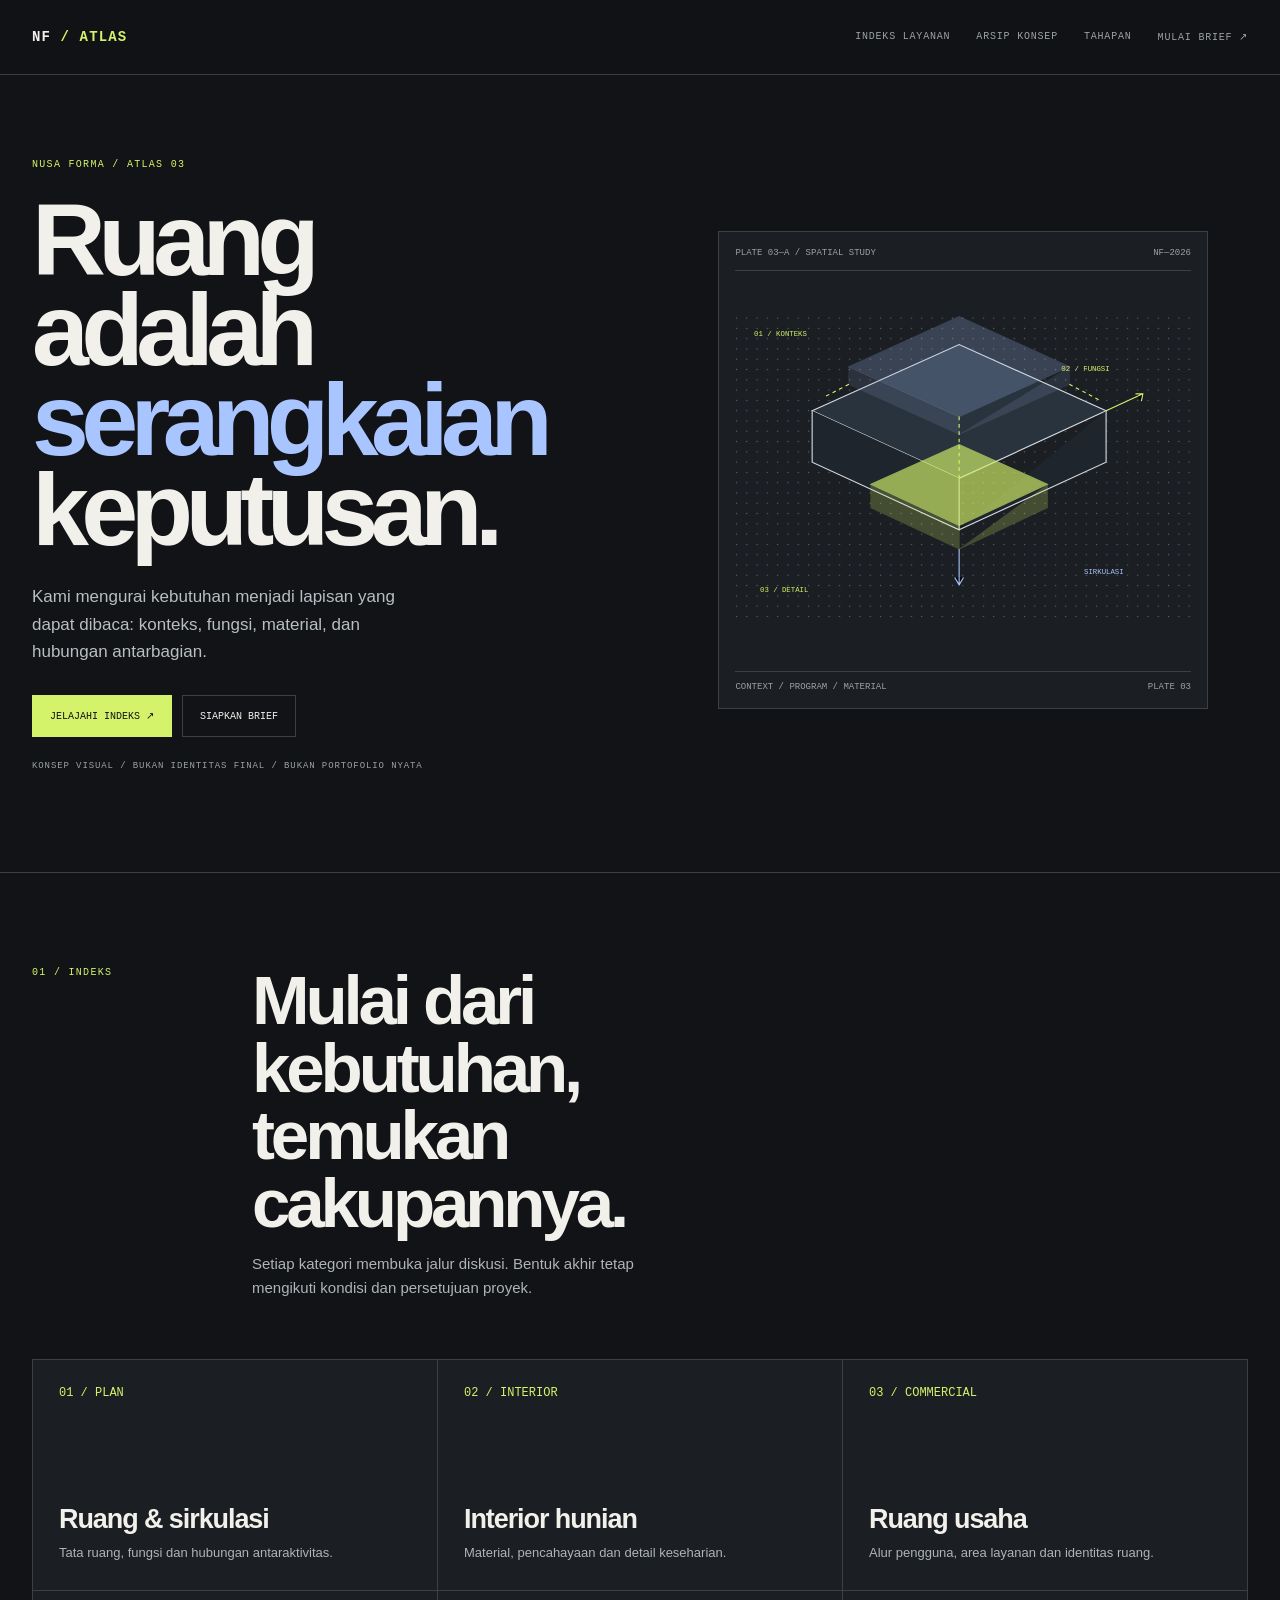
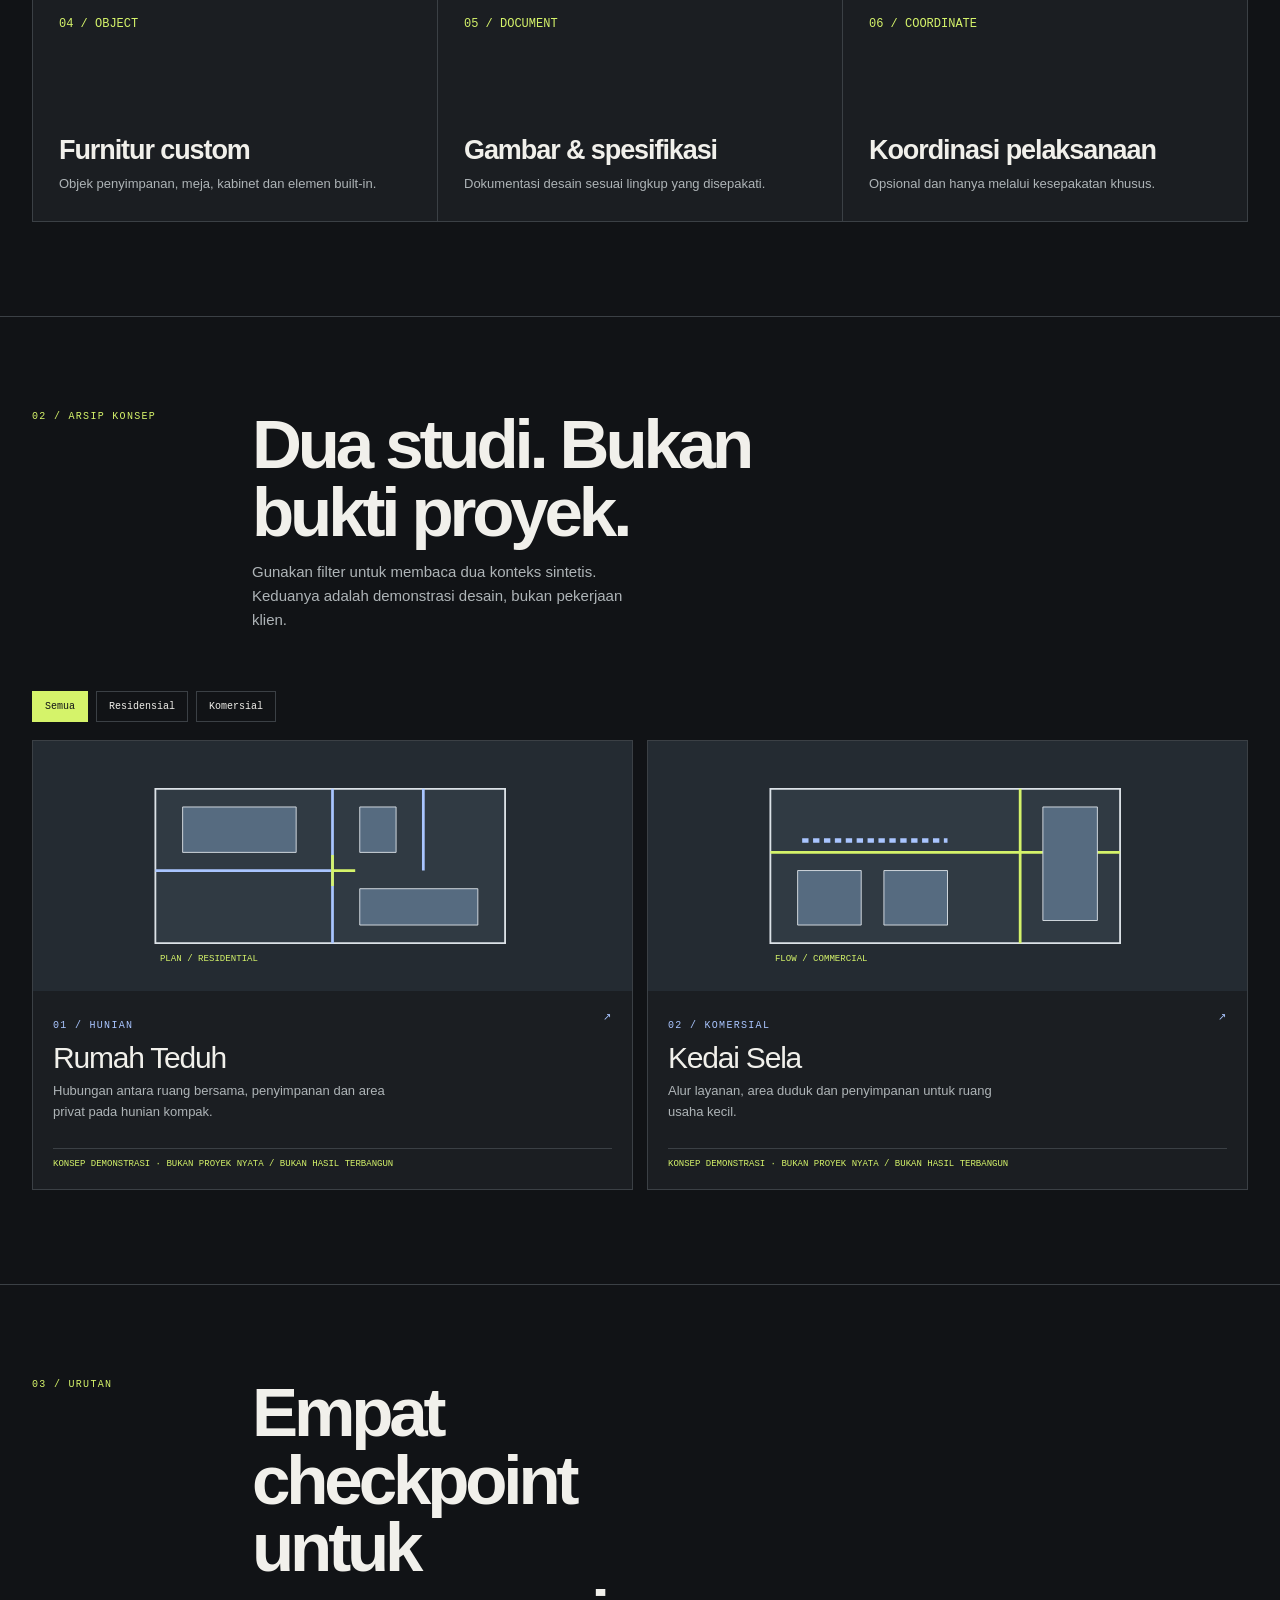
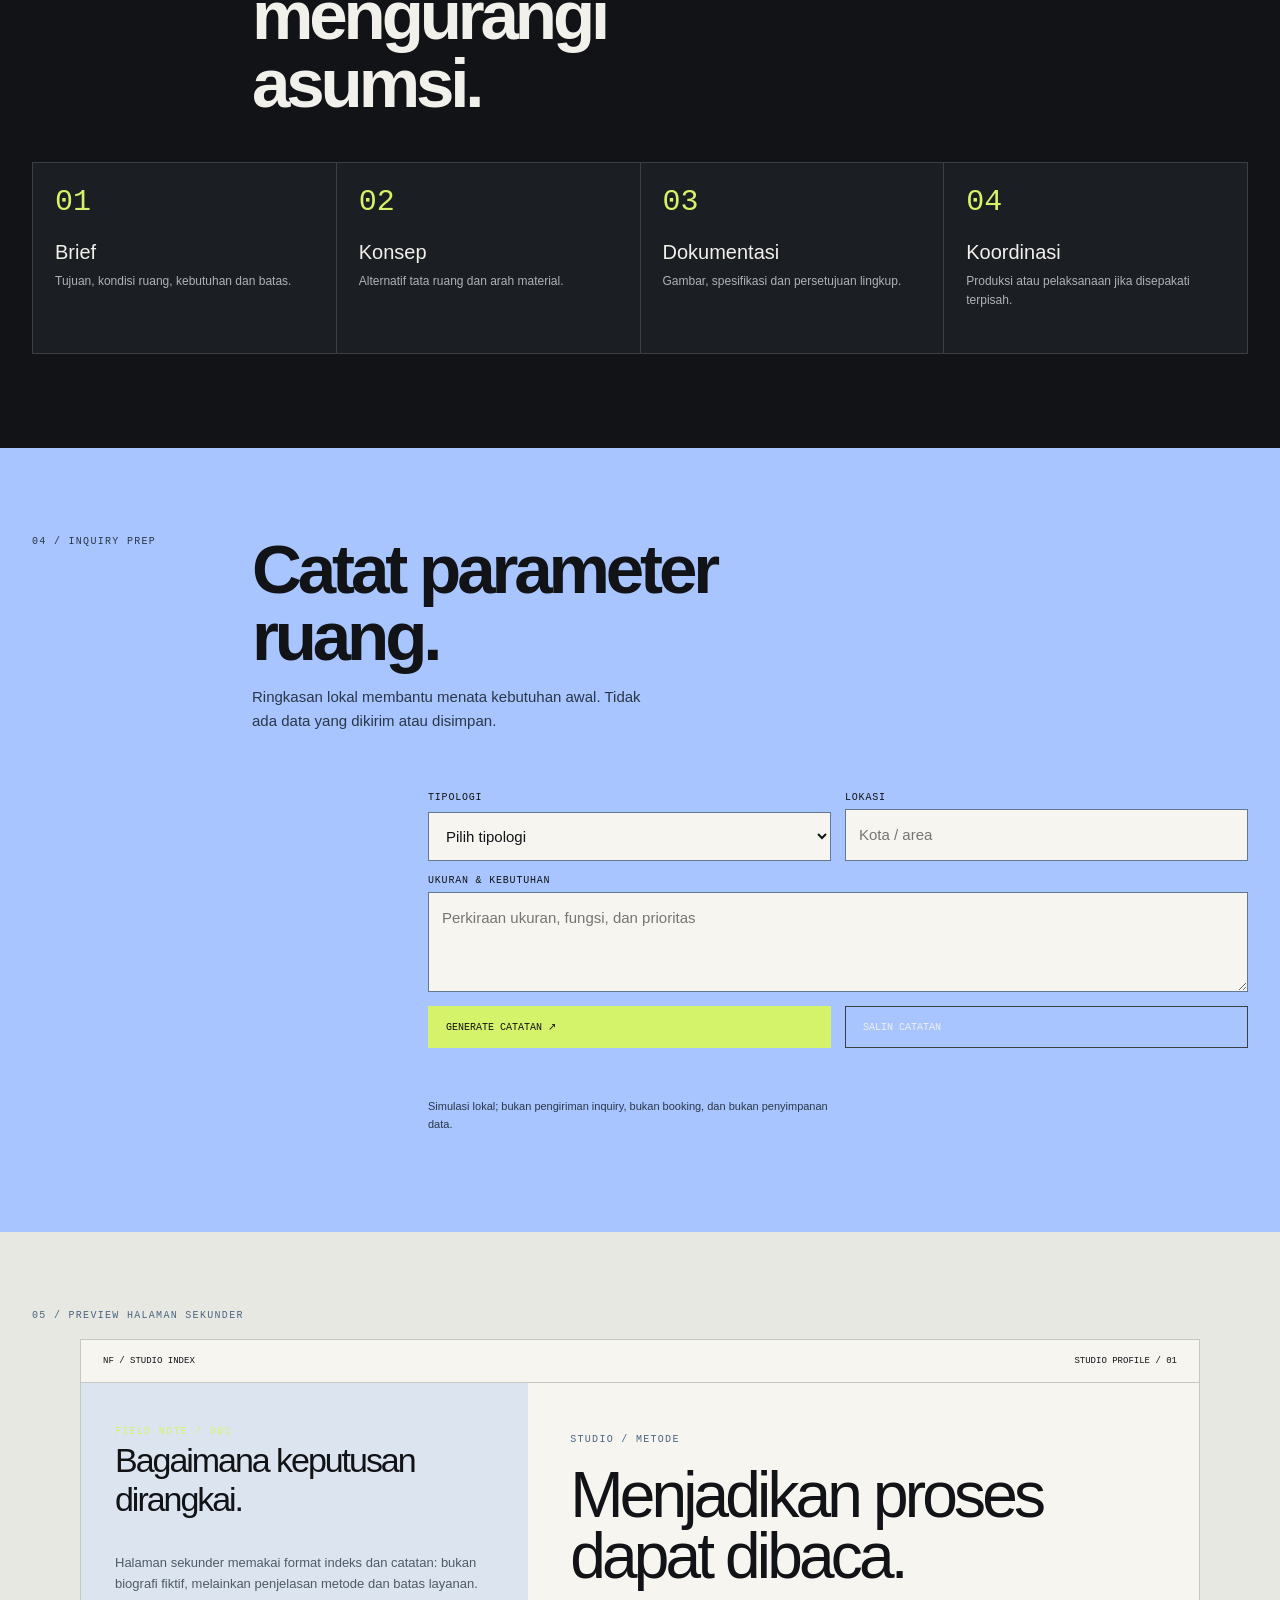
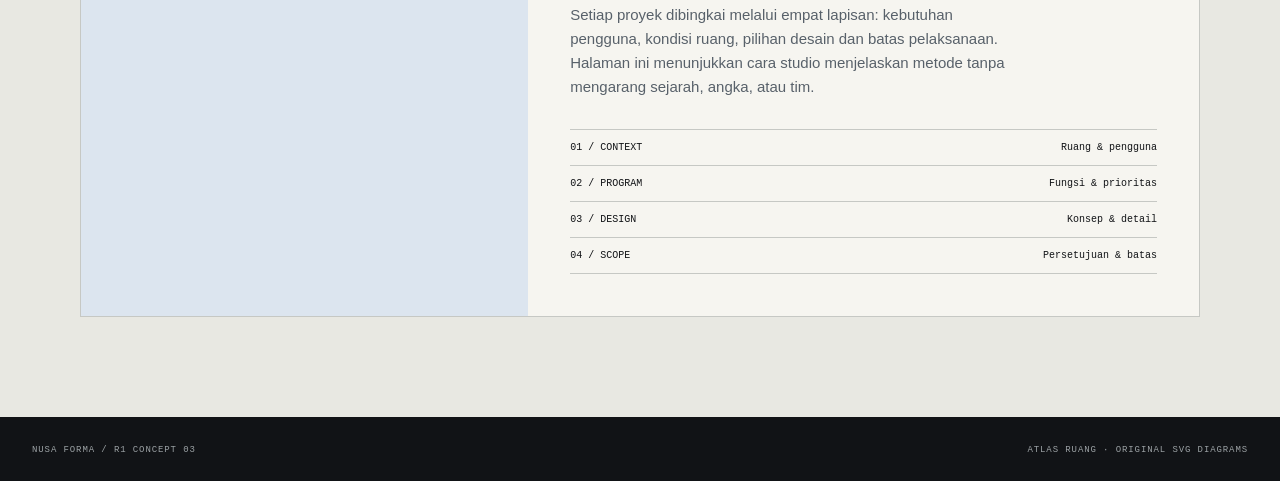
<file: r1/concept-03/index.html>
<!doctype html>
<html lang="id" data-concept="03">
<head>
<meta charset="utf-8"><meta name="viewport" content="width=device-width,initial-scale=1">
<meta name="ades-r1-concept" content="03 — Atlas Ruang / studio sebagai arsip keputusan spasial"><meta name="ades-prd" content="NUSA-FORMA-PRD-0.1"><meta name="ades-research" content="Frozen 2026-11-23">
<meta name="description" content="Konsep eksplorasi Nusa Forma Studio — atlas ruang, tipologi, dan keputusan desain.">
<title>Nusa Forma — 03 / Atlas Ruang</title>
<style>
:root{--black:#111316;--panel:#1b1e22;--white:#f1f0eb;--grey:#9ca2a5;--line:#3b4045;--blue:#a9c5ff;--acid:#d5f36a;--serif:Georgia,serif;--sans:Arial,Helvetica,sans-serif;--mono:ui-monospace,SFMono-Regular,Consolas,monospace}
*{box-sizing:border-box}html{scroll-behavior:smooth;scroll-padding-top:82px}body{margin:0;background:var(--black);color:var(--white);font:15px/1.6 var(--sans)}a{color:inherit}button,input,select,textarea{font:inherit}:focus-visible{outline:3px solid var(--acid);outline-offset:4px}.skip{position:absolute;top:-60px;left:12px;background:var(--acid);color:var(--black);padding:10px;z-index:20}.skip:focus{top:12px}.wrap{width:min(1320px,calc(100% - 64px));margin:auto}
header{position:sticky;top:0;z-index:10;background:rgba(17,19,22,.94);backdrop-filter:blur(12px);border-bottom:1px solid var(--line)}.nav{height:74px;display:flex;align-items:center;justify-content:space-between}.brand{font:700 14px var(--mono);letter-spacing:.08em;text-decoration:none}.brand span{color:var(--acid)}.links{display:flex;gap:26px}.links a{font:10px var(--mono);text-transform:uppercase;letter-spacing:.08em;text-decoration:none;color:var(--grey)}.links a:hover{color:var(--acid)}.menu{display:none;background:none;color:var(--white);border:1px solid var(--grey);padding:9px 12px;font:10px var(--mono)}
.hero{padding:84px 0 92px;display:grid;grid-template-columns:1fr 1fr;gap:6vw;align-items:center;min-height:690px}.overline,.index,.meta{font:10px var(--mono);letter-spacing:.13em;text-transform:uppercase;color:var(--acid)}h1,h2,h3,p{margin-top:0}h1{font:clamp(58px,8vw,112px)/.88 var(--sans);font-weight:800;letter-spacing:-.075em;margin:25px 0 28px;max-width:8ch}h1 span{color:var(--blue)}.intro{font-size:17px;color:#b8bec1;max-width:43ch}.actions{display:flex;gap:10px;flex-wrap:wrap;margin-top:30px}.btn{display:inline-flex;gap:22px;align-items:center;padding:14px 17px;background:var(--acid);color:var(--black);font:10px var(--mono);text-decoration:none;text-transform:uppercase;border:1px solid var(--acid)}.btn:hover{background:var(--blue);border-color:var(--blue)}.btn.ghost{background:transparent;color:var(--white);border-color:var(--line)}.hero-note{font:9px var(--mono);color:var(--grey);margin-top:24px;letter-spacing:.1em}
.atlas{border:1px solid var(--line);background:var(--panel);padding:16px;position:relative}.atlas-head{display:flex;justify-content:space-between;font:9px var(--mono);color:var(--grey);padding-bottom:12px;border-bottom:1px solid var(--line)}.atlas svg{display:block;width:100%;height:400px}.atlas-foot{display:flex;justify-content:space-between;padding-top:10px;border-top:1px solid var(--line);font:9px var(--mono);color:var(--grey)}
.band{padding:94px 0;border-top:1px solid var(--line)}.section-head{display:grid;grid-template-columns:180px 1fr;gap:40px;margin-bottom:44px}.section-head h2{font:clamp(40px,5.4vw,72px)/.98 var(--sans);font-weight:700;letter-spacing:-.06em;max-width:13ch;margin:0}.section-head p{color:#aeb4b7;max-width:48ch;margin-top:14px}
.index-grid{display:grid;grid-template-columns:repeat(3,1fr);gap:1px;background:var(--line);border:1px solid var(--line)}.index-card{background:var(--panel);padding:26px;min-height:230px;display:flex;flex-direction:column;justify-content:space-between}.index-card .num{font:12px var(--mono);color:var(--acid)}.index-card h3{font:27px var(--sans);font-weight:600;letter-spacing:-.04em;margin:24px 0 8px}.index-card p{font-size:13px;color:#aeb4b7;margin:0}
.archive-tools{display:flex;gap:8px;flex-wrap:wrap;margin-bottom:18px}.filter{border:1px solid var(--line);background:transparent;color:var(--white);padding:9px 12px;font:10px var(--mono);cursor:pointer}.filter[aria-pressed="true"],.filter:hover{background:var(--acid);border-color:var(--acid);color:var(--black)}.archive{display:grid;grid-template-columns:1fr 1fr;gap:14px}.entry{border:1px solid var(--line);background:var(--panel);min-width:0}.entry[hidden]{display:none}.entry-art{height:250px;background:#242b32;padding:16px}.entry-art svg{width:100%;height:100%}.entry-body{padding:20px;display:grid;grid-template-columns:1fr auto;gap:12px}.entry h3{font:30px var(--sans);letter-spacing:-.04em;margin:6px 0}.entry p{font-size:13px;color:#aeb4b7;max-width:46ch}.entry .meta{color:var(--blue)}.disclosure{grid-column:1/-1;font:9px var(--mono);color:var(--acid);border-top:1px solid var(--line);padding-top:10px}
.process{display:grid;grid-template-columns:repeat(4,1fr);gap:1px;background:var(--line);border:1px solid var(--line)}.phase{background:var(--panel);padding:22px;min-height:190px}.phase b{font:30px var(--mono);color:var(--acid)}.phase h3{font:20px var(--sans);margin:22px 0 8px}.phase p{font-size:12px;color:#aeb4b7}
.contact{padding:88px 0;background:var(--blue);color:var(--black)}.contact .section-head p{color:#283747}.contact .index{color:#283747}.contact .form{display:grid;grid-template-columns:1fr 1fr;gap:14px;max-width:820px;margin-left:auto}.field{display:grid;gap:6px}.field.full{grid-column:1/-1}.field label{font:10px var(--mono);text-transform:uppercase;letter-spacing:.08em}.field input,.field select,.field textarea{width:100%;padding:13px;background:#f6f5f0;border:1px solid #62788f;color:var(--black);border-radius:0}.form button{cursor:pointer}.status,.output{grid-column:1/-1}.status{min-height:22px;font-size:13px}.output{white-space:pre-wrap;background:#f6f5f0;border:1px solid #62788f;padding:15px}.fine{font-size:11px;color:#283747}
.secondary{padding:78px 0 100px;background:#e8e8e2;color:var(--black)}.secondary .index{color:#4c6583}.secondary-frame{max-width:1120px;margin:auto;background:#f6f5f0;border:1px solid #c6c8c4}.secondary-top{display:flex;justify-content:space-between;padding:16px 22px;border-bottom:1px solid #c6c8c4;font:9px var(--mono)}.secondary-grid{display:grid;grid-template-columns:.8fr 1.2fr}.secondary-aside{padding:34px;background:#dce5ef}.secondary-aside h3{font:34px var(--sans);letter-spacing:-.06em}.secondary-aside p{font-size:13px;color:#4d5a67}.secondary-main{padding:42px}.secondary-main h2{font:clamp(40px,5vw,68px)/.95 var(--sans);letter-spacing:-.06em;margin:16px 0}.secondary-main p{max-width:54ch;color:#58616a}.rows{border-top:1px solid #c6c8c4;margin-top:30px}.rows div{display:flex;justify-content:space-between;padding:12px 0;border-bottom:1px solid #c6c8c4;font:10px var(--mono)}.footer{padding:28px 0;display:flex;justify-content:space-between;font:9px var(--mono);color:var(--grey);letter-spacing:.1em}
@media(max-width:840px){.wrap{width:calc(100% - 44px)}.hero{grid-template-columns:1fr;min-height:0;padding:58px 0 72px}.atlas svg{height:330px}.section-head{grid-template-columns:1fr;gap:16px}.index-grid{grid-template-columns:1fr 1fr}.process{grid-template-columns:1fr 1fr}.secondary-grid{grid-template-columns:1fr}.secondary-aside{padding:25px}}
@media(max-width:620px){.nav{height:68px}.menu{display:block}.links{display:none;position:absolute;top:68px;left:0;right:0;background:var(--black);padding:22px;flex-direction:column;border-bottom:1px solid var(--line)}.links.open{display:flex}.wrap{width:calc(100% - 36px)}.hero h1{font-size:clamp(56px,16vw,82px)}.atlas svg{height:270px}.band{padding:70px 0}.index-grid,.archive,.process{grid-template-columns:1fr}.index-card{min-height:180px}.entry-art{height:220px}.contact .form{grid-template-columns:1fr}.field.full{grid-column:auto}.secondary-main{padding:28px}.footer{flex-direction:column;gap:8px}}
@media(prefers-reduced-motion:reduce){html{scroll-behavior:auto}*,*::before,*::after{animation:none!important;transition:none!important}}
</style>
</head>
<body><a class="skip" href="#main">Lewati ke konten</a>
<header><div class="wrap nav"><a class="brand" href="#home">NF<span> / ATLAS</span></a><button class="menu" id="menu" aria-expanded="false" aria-controls="links">MENU</button><nav class="links" id="links" aria-label="Navigasi utama"><a href="#index">Indeks layanan</a><a href="#archive">Arsip konsep</a><a href="#process">Tahapan</a><a href="#contact">Mulai brief ↗</a></nav></div></header>
<main id="main">
<section class="wrap hero" id="home"><div><div class="overline">NUSA FORMA / ATLAS 03</div><h1>Ruang adalah <span>serangkaian</span> keputusan.</h1><p class="intro">Kami mengurai kebutuhan menjadi lapisan yang dapat dibaca: konteks, fungsi, material, dan hubungan antarbagian.</p><div class="actions"><a class="btn" href="#archive">Jelajahi indeks ↗</a><a class="btn ghost" href="#contact">Siapkan brief</a></div><p class="hero-note">KONSEP VISUAL / BUKAN IDENTITAS FINAL / BUKAN PORTOFOLIO NYATA</p></div>
<figure class="atlas"><div class="atlas-head"><span>PLATE 03—A / SPATIAL STUDY</span><span>NF—2026</span></div><svg viewBox="0 0 620 420" role="img" aria-label="Diagram exploded axonometric konseptual dengan lapisan ruang, furnitur, dan sirkulasi"><defs><pattern id="dots" width="14" height="14" patternUnits="userSpaceOnUse"><circle cx="2" cy="2" r="1" fill="#59616b"/></pattern></defs><rect width="620" height="420" fill="url(#dots)"/><g transform="translate(85 38)" stroke="#d8dce0" stroke-width="1.5"><path d="M20 90 220 0 420 90 220 182Z" fill="#29333d"/><path d="M20 90V160L220 252V182M420 90V160L220 252" fill="#1e252d"/><path d="M70 30 220 -38 370 30 220 98Z" fill="#a9c5ff" opacity=".22" stroke="#a9c5ff"/><path d="M70 30V54L220 122V98M370 30V54L220 122" fill="#a9c5ff" opacity=".12" stroke="#a9c5ff"/><path d="M100 190 220 136 340 190 220 246Z" fill="#d5f36a" opacity=".65" stroke="#d5f36a"/><path d="M100 190V222L220 278V246M340 190V222L220 278" fill="#d5f36a" opacity=".22" stroke="#d5f36a"/><path d="M220 98V136M220 182V136M370 54 410 75M70 54 35 72" stroke="#d5f36a" stroke-dasharray="5 5"/><path d="M220 278V325M214 317 220 327 226 317" stroke="#a9c5ff"/><path d="M420 90 470 67M460 67 470 67 468 77" stroke="#d5f36a"/></g><g fill="#d5f36a" font-family="monospace" font-size="10"><text x="26" y="26">01 / KONTEKS</text><text x="444" y="74">02 / FUNGSI</text><text x="34" y="375">03 / DETAIL</text><text x="475" y="350" fill="#a9c5ff">SIRKULASI</text></g></svg><div class="atlas-foot"><span>CONTEXT / PROGRAM / MATERIAL</span><span>PLATE 03</span></div></figure>
</section>
<section class="band" id="index"><div class="wrap"><div class="section-head"><div class="index">01 / INDEKS</div><div><h2>Mulai dari kebutuhan, temukan cakupannya.</h2><p>Setiap kategori membuka jalur diskusi. Bentuk akhir tetap mengikuti kondisi dan persetujuan proyek.</p></div></div><div class="index-grid"><article class="index-card"><span class="num">01 / PLAN</span><div><h3>Ruang & sirkulasi</h3><p>Tata ruang, fungsi dan hubungan antaraktivitas.</p></div></article><article class="index-card"><span class="num">02 / INTERIOR</span><div><h3>Interior hunian</h3><p>Material, pencahayaan dan detail keseharian.</p></div></article><article class="index-card"><span class="num">03 / COMMERCIAL</span><div><h3>Ruang usaha</h3><p>Alur pengguna, area layanan dan identitas ruang.</p></div></article><article class="index-card"><span class="num">04 / OBJECT</span><div><h3>Furnitur custom</h3><p>Objek penyimpanan, meja, kabinet dan elemen built-in.</p></div></article><article class="index-card"><span class="num">05 / DOCUMENT</span><div><h3>Gambar & spesifikasi</h3><p>Dokumentasi desain sesuai lingkup yang disepakati.</p></div></article><article class="index-card"><span class="num">06 / COORDINATE</span><div><h3>Koordinasi pelaksanaan</h3><p>Opsional dan hanya melalui kesepakatan khusus.</p></div></article></div></div></section>
<section class="band" id="archive"><div class="wrap"><div class="section-head"><div class="index">02 / ARSIP KONSEP</div><div><h2>Dua studi. Bukan bukti proyek.</h2><p>Gunakan filter untuk membaca dua konteks sintetis. Keduanya adalah demonstrasi desain, bukan pekerjaan klien.</p></div></div><div class="archive-tools" role="group" aria-label="Filter studi konsep"><button class="filter" data-filter="all" aria-pressed="true">Semua</button><button class="filter" data-filter="home" aria-pressed="false">Residensial</button><button class="filter" data-filter="commercial" aria-pressed="false">Komersial</button></div><div class="archive"><article class="entry" data-kind="home"><div class="entry-art"><svg viewBox="0 0 500 240" role="img" aria-label="Diagram denah konsep Rumah Teduh"><path d="M55 35H440V205H55Z" fill="#303a43" stroke="#dce2e7" stroke-width="2"/><path d="M250 35V205M55 125H250M350 35V125" stroke="#a9c5ff" stroke-width="3"/><path d="M85 55H210V105H85ZM280 55H320V105H280ZM280 145H410V185H280Z" fill="#566b80" stroke="#dce2e7"/><path d="M250 125h25M250 108v34" stroke="#d5f36a" stroke-width="3"/><g fill="#d5f36a" font-family="monospace" font-size="10"><text x="60" y="225">PLAN / RESIDENTIAL</text></g></svg></div><div class="entry-body"><div><span class="meta">01 / HUNIAN</span><h3>Rumah Teduh</h3><p>Hubungan antara ruang bersama, penyimpanan dan area privat pada hunian kompak.</p></div><span class="meta">↗</span><div class="disclosure">KONSEP DEMONSTRASI · BUKAN PROYEK NYATA / BUKAN HASIL TERBANGUN</div></div></article><article class="entry" data-kind="commercial"><div class="entry-art"><svg viewBox="0 0 500 240" role="img" aria-label="Diagram alur kedai konsep Kedai Sela"><path d="M55 35H440V205H55Z" fill="#303a43" stroke="#dce2e7" stroke-width="2"/><path d="M55 105H440M330 35V205" stroke="#d5f36a" stroke-width="3"/><path d="M85 125H155V185H85ZM180 125H250V185H180ZM355 55H415V180H355Z" fill="#566b80" stroke="#dce2e7"/><path d="M90 92h160" stroke="#a9c5ff" stroke-width="5" stroke-dasharray="7 5"/><g fill="#d5f36a" font-family="monospace" font-size="10"><text x="60" y="225">FLOW / COMMERCIAL</text></g></svg></div><div class="entry-body"><div><span class="meta">02 / KOMERSIAL</span><h3>Kedai Sela</h3><p>Alur layanan, area duduk dan penyimpanan untuk ruang usaha kecil.</p></div><span class="meta">↗</span><div class="disclosure">KONSEP DEMONSTRASI · BUKAN PROYEK NYATA / BUKAN HASIL TERBANGUN</div></div></article></div></div></section>
<section class="band" id="process"><div class="wrap"><div class="section-head"><div class="index">03 / URUTAN</div><div><h2>Empat checkpoint untuk mengurangi asumsi.</h2></div></div><div class="process"><article class="phase"><b>01</b><h3>Brief</h3><p>Tujuan, kondisi ruang, kebutuhan dan batas.</p></article><article class="phase"><b>02</b><h3>Konsep</h3><p>Alternatif tata ruang dan arah material.</p></article><article class="phase"><b>03</b><h3>Dokumentasi</h3><p>Gambar, spesifikasi dan persetujuan lingkup.</p></article><article class="phase"><b>04</b><h3>Koordinasi</h3><p>Produksi atau pelaksanaan jika disepakati terpisah.</p></article></div></div></section>
<section class="contact" id="contact"><div class="wrap"><div class="section-head"><div class="index">04 / INQUIRY PREP</div><div><h2>Catat parameter ruang.</h2><p>Ringkasan lokal membantu menata kebutuhan awal. Tidak ada data yang dikirim atau disimpan.</p></div></div><div class="form"><div class="field"><label for="type">Tipologi</label><select id="type"><option value="">Pilih tipologi</option><option>Hunian</option><option>Komersial</option><option>Furnitur custom</option></select></div><div class="field"><label for="place">Lokasi</label><input id="place" placeholder="Kota / area"></div><div class="field full"><label for="spec">Ukuran & kebutuhan</label><textarea id="spec" rows="3" placeholder="Perkiraan ukuran, fungsi, dan prioritas"></textarea></div><button class="btn" id="generate" type="button">Generate catatan ↗</button><button class="btn ghost" id="copy" type="button" disabled>Salin catatan</button><output class="status" id="status" aria-live="polite"></output><pre class="output" id="output" hidden></pre><p class="fine">Simulasi lokal; bukan pengiriman inquiry, bukan booking, dan bukan penyimpanan data.</p></div></div></section>
<section class="secondary" id="studio"><div class="wrap"><div class="index" style="margin-bottom:18px">05 / PREVIEW HALAMAN SEKUNDER</div><article class="secondary-frame"><div class="secondary-top"><span>NF / STUDIO INDEX</span><span>STUDIO PROFILE / 01</span></div><div class="secondary-grid"><aside class="secondary-aside"><span class="meta">FIELD NOTE / 001</span><h3>Bagaimana keputusan dirangkai.</h3><p>Halaman sekunder memakai format indeks dan catatan: bukan biografi fiktif, melainkan penjelasan metode dan batas layanan.</p></aside><div class="secondary-main"><span class="index">STUDIO / METODE</span><h2>Menjadikan proses dapat dibaca.</h2><p>Setiap proyek dibingkai melalui empat lapisan: kebutuhan pengguna, kondisi ruang, pilihan desain dan batas pelaksanaan. Halaman ini menunjukkan cara studio menjelaskan metode tanpa mengarang sejarah, angka, atau tim.</p><div class="rows"><div><span>01 / CONTEXT</span><span>Ruang & pengguna</span></div><div><span>02 / PROGRAM</span><span>Fungsi & prioritas</span></div><div><span>03 / DESIGN</span><span>Konsep & detail</span></div><div><span>04 / SCOPE</span><span>Persetujuan & batas</span></div></div></div></div></article></div></section>
</main><footer class="wrap footer"><span>NUSA FORMA / R1 CONCEPT 03</span><span>ATLAS RUANG · ORIGINAL SVG DIAGRAMS</span></footer>
<script>
const menu=document.getElementById('menu'),links=document.getElementById('links');function closeMenu(){menu.setAttribute('aria-expanded','false');links.classList.remove('open')}menu.addEventListener('click',()=>{const open=menu.getAttribute('aria-expanded')!=='true';menu.setAttribute('aria-expanded',String(open));links.classList.toggle('open',open)});links.querySelectorAll('a').forEach(a=>a.addEventListener('click',closeMenu));document.addEventListener('keydown',e=>{if(e.key==='Escape'&&menu.getAttribute('aria-expanded')==='true'){closeMenu();menu.focus()}});document.addEventListener('click',e=>{if(links.classList.contains('open')&&!links.contains(e.target)&&!menu.contains(e.target))closeMenu()});
const filters=[...document.querySelectorAll('[data-filter]')],entries=[...document.querySelectorAll('[data-kind]')];filters.forEach(btn=>btn.addEventListener('click',()=>{filters.forEach(b=>b.setAttribute('aria-pressed',String(b===btn)));entries.forEach(entry=>entry.hidden=btn.dataset.filter!=='all'&&entry.dataset.kind!==btn.dataset.filter)}));
const generate=document.getElementById('generate'),copy=document.getElementById('copy'),status=document.getElementById('status'),output=document.getElementById('output');let summary='';const fields=[document.getElementById('type'),document.getElementById('place'),document.getElementById('spec')];fields.forEach(field=>field.addEventListener('input',()=>{if(!summary)return;summary='';output.hidden=true;copy.disabled=true;status.textContent='Parameter berubah. Generate ulang catatan sebelum menyalin.'}));generate.addEventListener('click',()=>{const type=fields[0].value,place=fields[1].value.trim(),spec=fields[2].value.trim();if(!type||!place||!spec){status.textContent='Isi tipologi, lokasi, serta kebutuhan terlebih dahulu.';return}summary=['NUSA FORMA / PARAMETER RUANG','Tipologi: '+type,'Lokasi: '+place,'Ukuran & kebutuhan: '+spec].join('\n');output.textContent=summary;output.hidden=false;copy.disabled=false;status.textContent='Catatan dibuat di browser ini saja. Tidak dikirim atau disimpan.'});copy.addEventListener('click',async()=>{if(!summary)return;try{await navigator.clipboard.writeText(summary);status.textContent='Catatan disalin.'}catch{output.hidden=false;output.focus();const range=document.createRange();range.selectNodeContents(output);const selection=window.getSelection();selection.removeAllRanges();selection.addRange(range);status.textContent='Clipboard tidak tersedia. Catatan dipilih; gunakan Ctrl/Cmd+C.'}});
</script></body></html>
</file>
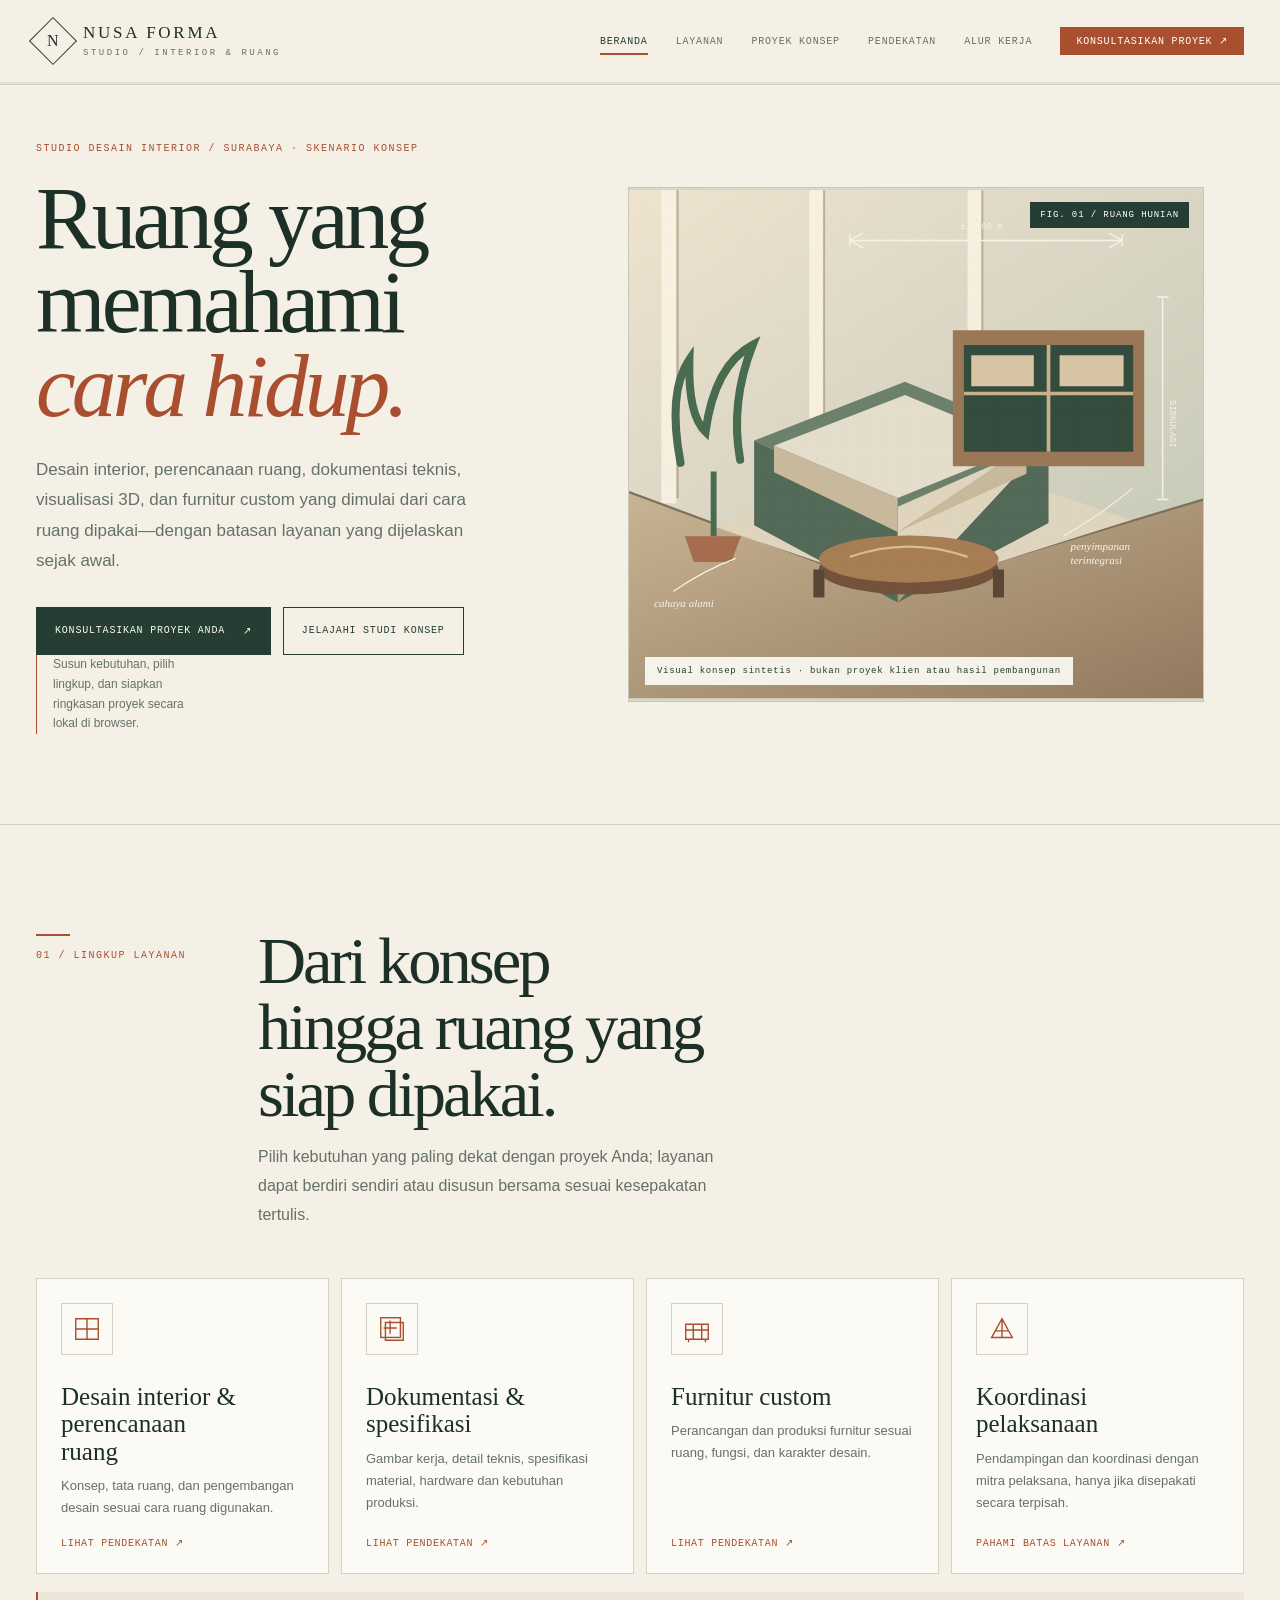
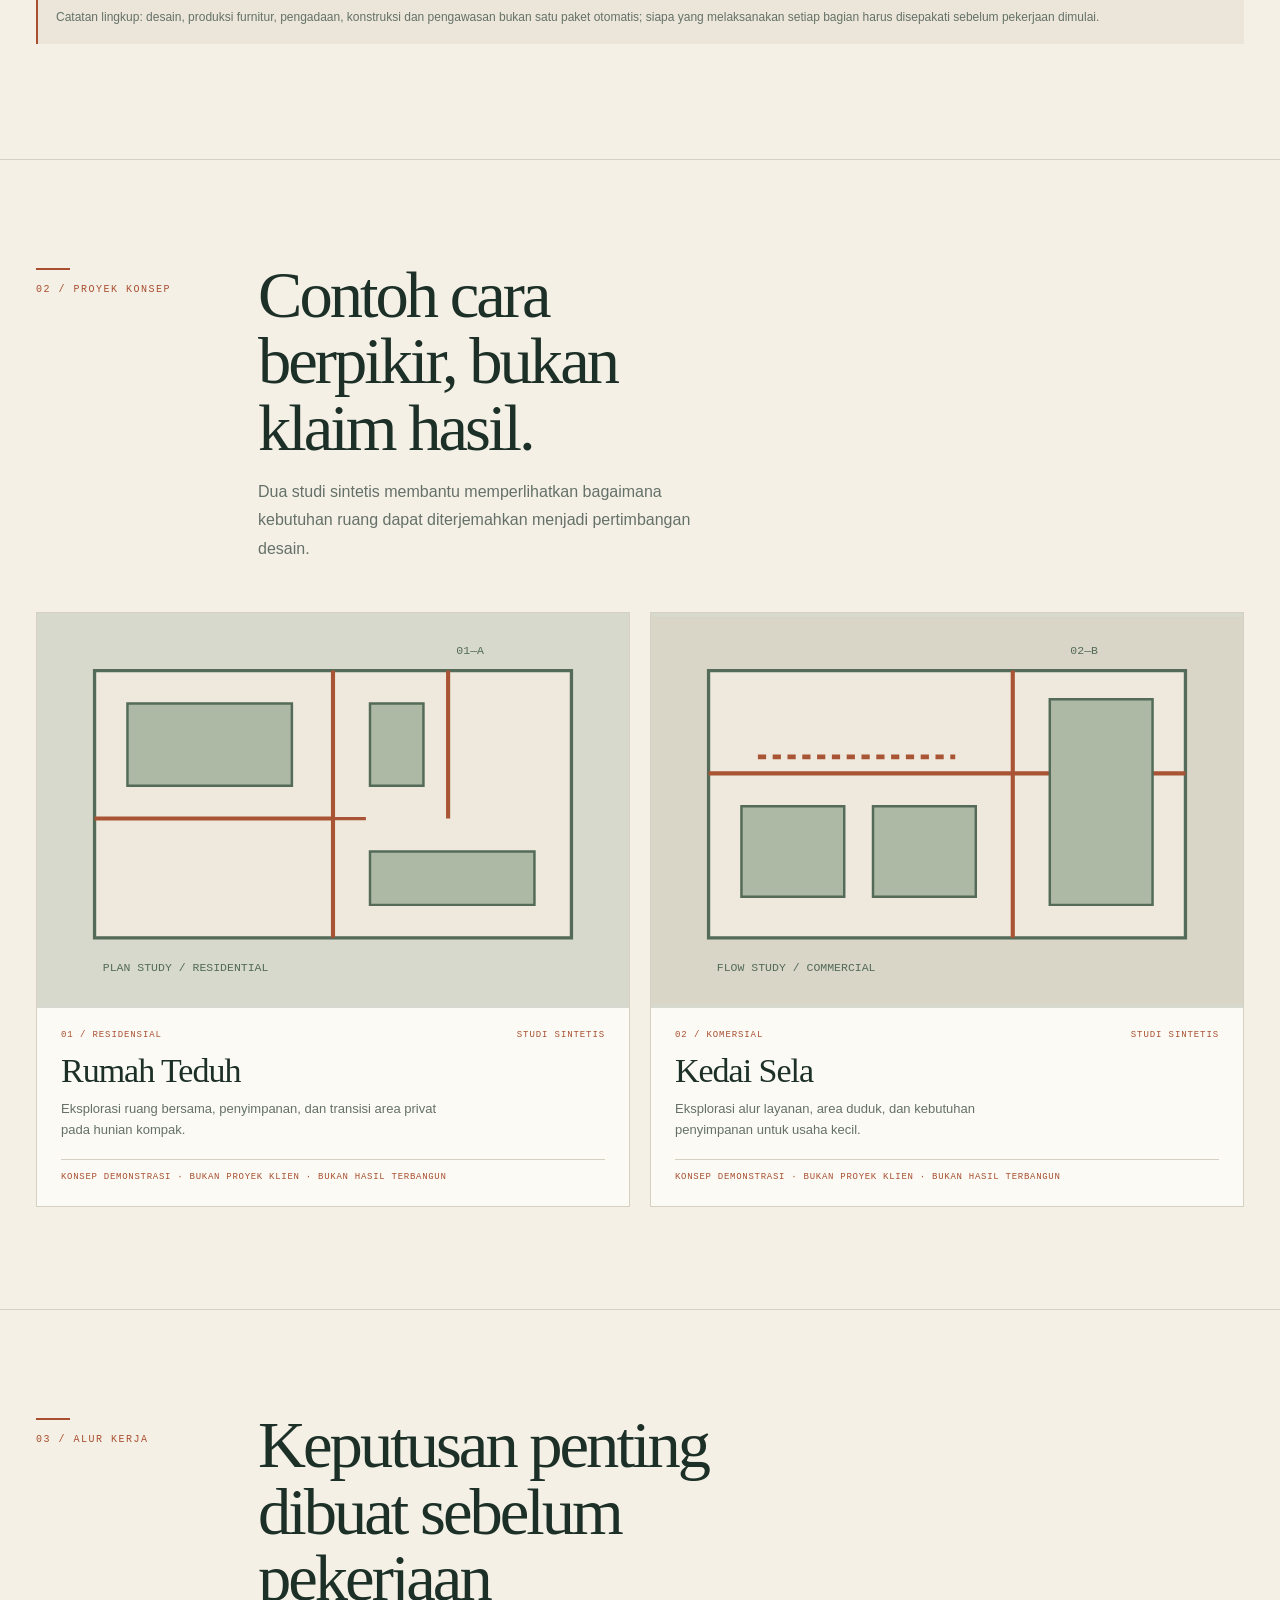
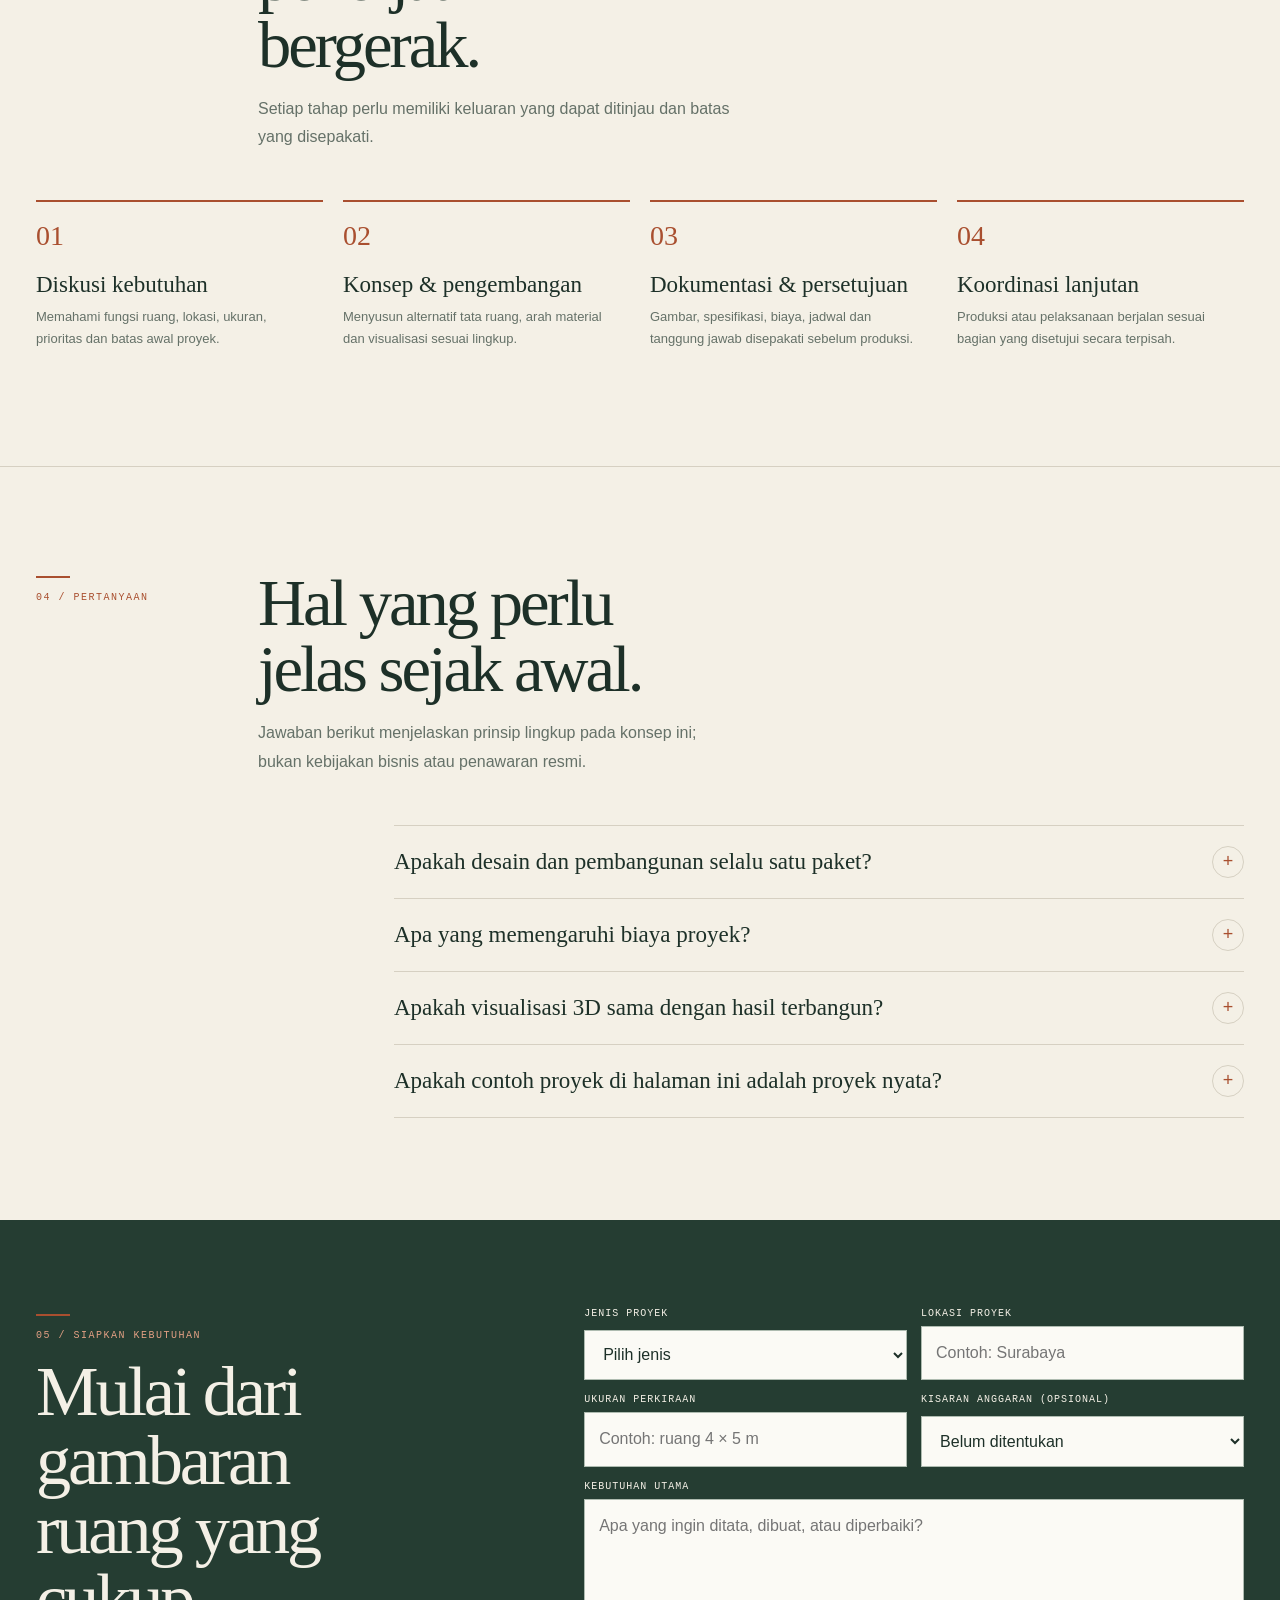
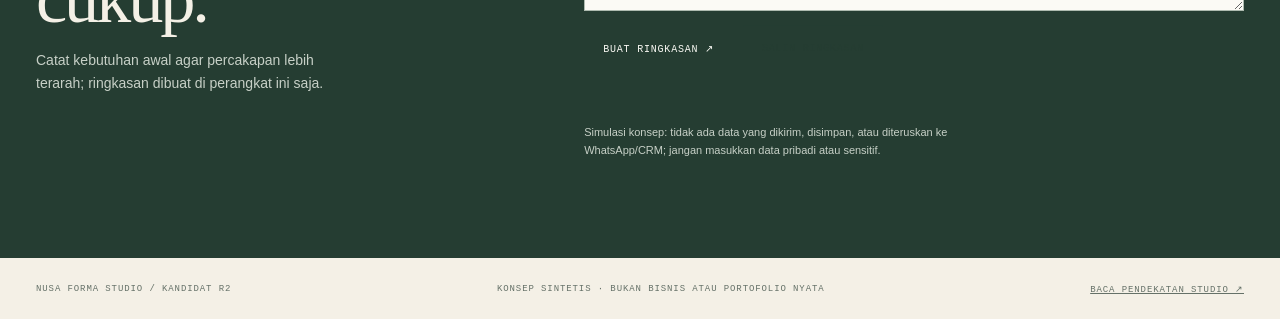
<file: r2/final-candidate/index.html>
<!doctype html>
<html lang="id">
<head>
<meta charset="utf-8"><meta name="viewport" content="width=device-width,initial-scale=1">
<meta name="ades-r2-candidate" content="NUSA-FORMA-R2-01 / Ruang yang Memahami Cara Hidup">
<meta name="ades-prd" content="NUSA-FORMA-PRD-0.1"><meta name="ades-research" content="Frozen 2026-11-23">
<meta name="description" content="Konsep desain interior, perencanaan ruang, dokumentasi teknis, visualisasi 3D dan furnitur custom dengan lingkup yang dijelaskan secara terbuka.">
<title>Nusa Forma Studio — Ruang yang Memahami Cara Hidup</title>
<link rel="stylesheet" href="styles.css">
<script src="script.js" defer></script>
</head>
<body>
<a class="skip-link" href="#main">Lewati ke konten</a>
<header class="site-header">
 <div class="wrap nav">
  <a class="wordmark" href="index.html" aria-label="Nusa Forma Studio, beranda"><span class="wordmark-symbol" aria-hidden="true"><span>N</span></span><span class="wordmark-text">Nusa Forma<small>Studio / Interior & Ruang</small></span></a>
  <button class="menu-toggle" id="menuToggle" type="button" aria-expanded="false" aria-controls="navLinks">MENU +</button>
  <nav class="nav-links" id="navLinks" aria-label="Navigasi utama">
   <a href="index.html" aria-current="page">Beranda</a><a href="#services">Layanan</a><a href="#projects">Proyek konsep</a><a href="studio.html">Pendekatan</a><a href="#process">Alur kerja</a><a class="nav-cta" href="#contact">Konsultasikan proyek ↗</a>
  </nav>
 </div><div class="reading-line" aria-hidden="true"><span id="readingProgress"></span></div>
</header>
<main id="main">
<section class="wrap hero" id="home">
 <div class="hero-copy" data-reveal>
  <div class="eyebrow">Studio desain interior / Surabaya · skenario konsep</div>
  <h1>Ruang yang memahami <em>cara hidup.</em></h1>
  <p class="hero-lede">Desain interior, perencanaan ruang, dokumentasi teknis, visualisasi 3D, dan furnitur custom yang dimulai dari cara ruang dipakai—dengan batasan layanan yang dijelaskan sejak awal.</p>
  <div class="hero-actions"><a class="button" href="#contact">Konsultasikan proyek Anda <span aria-hidden="true">↗</span></a><a class="button secondary" href="#projects">Jelajahi studi konsep</a></div>
  <p class="hero-aside">Susun kebutuhan, pilih lingkup, dan siapkan ringkasan proyek secara lokal di browser.</p>
 </div>
 <figure class="hero-art" data-reveal>
  <span class="art-label">FIG. 01 / RUANG HUNIAN</span>
  <svg viewBox="0 0 780 690" role="img" aria-labelledby="heroTitle heroDesc">
   <title id="heroTitle">Ilustrasi ruang keluarga konseptual</title><desc id="heroDesc">Ruang keluarga dengan cahaya alami, bukaan lebar, kabinet built-in, meja rendah dan tanaman; dilengkapi garis anotasi dimensi sebagai visual konseptual.</desc>
   <defs><linearGradient id="wall" x1="0" y1="0" x2="1" y2="1"><stop stop-color="#eee3cf"/><stop offset="1" stop-color="#c5c9b7"/></linearGradient><linearGradient id="floor" x1="0" y1="0" x2="1" y2="1"><stop stop-color="#c8b493"/><stop offset="1" stop-color="#92795e"/></linearGradient><pattern id="texture" width="18" height="18" patternUnits="userSpaceOnUse"><circle cx="4" cy="4" r=".8" fill="#61725f" opacity=".18"/></pattern></defs>
   <rect width="780" height="690" fill="#d5d8ca"/><path d="M0 0H780V420L365 545 0 410Z" fill="url(#wall)"/>
   <path d="M54 0V425M255 0V485M470 0V450" stroke="#fbf4e5" stroke-width="20" opacity=".85"/><path d="M66 0V418M265 0V480M480 0V445" stroke="#9b886c" stroke-width="3" opacity=".55"/>
   <path d="M0 410 365 545 780 420V690H0Z" fill="url(#floor)"/><path d="M0 410 365 545 780 420" fill="none" stroke="#7b705c" stroke-width="3"/>
   <path d="M110 455 376 545 682 448 410 355Z" fill="#dfd4bd"/><path d="M170 340 375 260 570 340 365 430Z" fill="#6c806c"/><path d="M170 340V455L365 560V430M570 340V452L365 560" fill="#526a57"/><path d="M197 347 375 278 540 347 365 418Z" fill="#e5ddcb"/><path d="M197 347V383L365 464V418M540 347V385L365 464" fill="#c9b99c"/>
   <path d="M440 190H700V375H440Z" fill="#9a7757"/><path d="M455 210H685V355H455Z" fill="#344c3d"/><path d="M455 276H685M570 210V355" stroke="#c7b08a" stroke-width="5"/><path d="M465 224H550V266H465ZM585 224H672V266H585Z" fill="#d7c4a3"/>
   <ellipse cx="380" cy="515" rx="122" ry="34" fill="#72523b"/><path d="M258 515V553M502 515V553" stroke="#5b4635" stroke-width="15"/><ellipse cx="380" cy="501" rx="122" ry="32" fill="#a77d54"/><path d="M300 498Q380 470 460 498" fill="none" stroke="#d7bd94" stroke-width="3"/>
   <path d="M70 370q-18-96 12-140q-2 75 22 98q12-90 64-118q-31 79-17 156" fill="none" stroke="#496b4f" stroke-width="11" stroke-linecap="round"/><path d="M115 382V470" stroke="#496b4f" stroke-width="8"/><path d="M76 470H152L139 505H88Z" fill="#a56c4d"/>
   <rect width="780" height="690" fill="url(#texture)"/>
   <g stroke="#f7f2e8" stroke-width="2" fill="none"><path d="M300 68H670M300 60V76M670 60V76"/><path d="M300 68 318 58M300 68 318 78M670 68 652 58M670 68 652 78"/><path d="M725 145V420M717 145H733M717 420H733"/></g>
   <g fill="#f7f2e8" font-family="monospace" font-size="12"><text x="450" y="53">± 3.60 m</text><text x="735" y="285" transform="rotate(90 735 285)">SIRKULASI</text></g>
   <g stroke="#f7f2e8" stroke-width="1.5" fill="none"><path d="M590 470Q645 438 684 405"/><path d="M60 545Q102 516 145 500"/></g><g fill="#f7f2e8" font-family="Georgia,serif" font-style="italic" font-size="15"><text x="600" y="488">penyimpanan</text><text x="600" y="507">terintegrasi</text><text x="34" y="566">cahaya alami</text></g>
  </svg>
  <figcaption class="art-caption">Visual konsep sintetis · bukan proyek klien atau hasil pembangunan</figcaption>
 </figure>
</section>

<section class="band" id="services">
 <div class="wrap">
  <div class="section-heading"><div class="section-index">01 / LINGKUP LAYANAN</div><div><h2>Dari konsep hingga ruang yang siap dipakai.</h2><p>Pilih kebutuhan yang paling dekat dengan proyek Anda; layanan dapat berdiri sendiri atau disusun bersama sesuai kesepakatan tertulis.</p></div></div>
  <div class="service-grid">
   <article class="service-card" data-reveal><div class="service-icon"><svg viewBox="0 0 32 32" fill="none" stroke="currentColor" stroke-width="1.5"><path d="M4 5h24v22H4zM4 16h12V5M16 16h12M16 16v11"/></svg></div><h3>Desain interior & perencanaan ruang</h3><p>Konsep, tata ruang, dan pengembangan desain sesuai cara ruang digunakan.</p><a class="text-link" href="studio.html#scope">Lihat pendekatan ↗</a></article>
   <article class="service-card" data-reveal><div class="service-icon"><svg viewBox="0 0 32 32" fill="none" stroke="currentColor" stroke-width="1.5"><rect x="4" y="4" width="21" height="21"/><path d="M9 9h19v19H9zM7 15h14M14 7v14"/></svg></div><h3>Dokumentasi & spesifikasi</h3><p>Gambar kerja, detail teknis, spesifikasi material, hardware dan kebutuhan produksi.</p><a class="text-link" href="studio.html#scope">Lihat pendekatan ↗</a></article>
   <article class="service-card" data-reveal><div class="service-icon"><svg viewBox="0 0 32 32" fill="none" stroke="currentColor" stroke-width="1.5"><path d="M4 11h24v16H4zM4 17h24M12 11v16M21 11v16M7 27v3M25 27v3"/></svg></div><h3>Furnitur custom</h3><p>Perancangan dan produksi furnitur sesuai ruang, fungsi, dan karakter desain.</p><a class="text-link" href="studio.html#scope">Lihat pendekatan ↗</a></article>
   <article class="service-card" data-reveal><div class="service-icon"><svg viewBox="0 0 32 32" fill="none" stroke="currentColor" stroke-width="1.5"><path d="M5 25 16 5l11 20H5ZM16 5v20M9 18h14"/></svg></div><h3>Koordinasi pelaksanaan</h3><p>Pendampingan dan koordinasi dengan mitra pelaksana, hanya jika disepakati secara terpisah.</p><a class="text-link" href="studio.html#scope">Pahami batas layanan ↗</a></article>
  </div>
  <p class="scope-note">Catatan lingkup: desain, produksi furnitur, pengadaan, konstruksi dan pengawasan bukan satu paket otomatis; siapa yang melaksanakan setiap bagian harus disepakati sebelum pekerjaan dimulai.</p>
 </div>
</section>

<section class="band" id="projects">
 <div class="wrap">
  <div class="section-heading"><div class="section-index">02 / PROYEK KONSEP</div><div><h2>Contoh cara berpikir, bukan klaim hasil.</h2><p>Dua studi sintetis membantu memperlihatkan bagaimana kebutuhan ruang dapat diterjemahkan menjadi pertimbangan desain.</p></div></div>
  <div class="project-grid">
   <article class="project-card" data-reveal><div class="project-visual"><svg viewBox="0 0 720 470" role="img" aria-labelledby="homeProjectTitle"><title id="homeProjectTitle">Diagram konseptual Rumah Teduh</title><rect width="720" height="470" fill="#d7d9cd"/><path d="M70 65H650V390H70Z" fill="#eee9dc" stroke="#536b58" stroke-width="4"/><path d="M360 65V390M70 245H360M500 65V245" stroke="#a95434" stroke-width="5"/><path d="M110 105H310V205H110ZM405 105H470V205H405ZM405 285H605V350H405Z" fill="#aeb9a5" stroke="#536b58" stroke-width="3"/><path d="M360 245h40M360 225v40" stroke="#a95434" stroke-width="4"/><g fill="#536b58" font-family="monospace" font-size="14"><text x="80" y="430">PLAN STUDY / RESIDENTIAL</text><text x="510" y="45">01—A</text></g></svg></div><div class="project-copy"><div class="project-meta"><span>01 / RESIDENSIAL</span><span>STUDI SINTETIS</span></div><h3>Rumah Teduh</h3><p>Eksplorasi ruang bersama, penyimpanan, dan transisi area privat pada hunian kompak.</p><div class="demo-label">KONSEP DEMONSTRASI · BUKAN PROYEK KLIEN · BUKAN HASIL TERBANGUN</div></div></article>
   <article class="project-card" data-reveal><div class="project-visual"><svg viewBox="0 0 720 470" role="img" aria-labelledby="commercialProjectTitle"><title id="commercialProjectTitle">Diagram konseptual Kedai Sela</title><rect width="720" height="470" fill="#d9d5c7"/><path d="M70 65H650V390H70Z" fill="#eee9dc" stroke="#536b58" stroke-width="4"/><path d="M70 190H650M440 65V390" stroke="#a95434" stroke-width="5"/><path d="M110 230H235V340H110ZM270 230H395V340H270ZM485 100H610V350H485Z" fill="#aeb9a5" stroke="#536b58" stroke-width="3"/><path d="M130 170H370" stroke="#a95434" stroke-width="6" stroke-dasharray="10 8"/><g fill="#536b58" font-family="monospace" font-size="14"><text x="80" y="430">FLOW STUDY / COMMERCIAL</text><text x="510" y="45">02—B</text></g></svg></div><div class="project-copy"><div class="project-meta"><span>02 / KOMERSIAL</span><span>STUDI SINTETIS</span></div><h3>Kedai Sela</h3><p>Eksplorasi alur layanan, area duduk, dan kebutuhan penyimpanan untuk usaha kecil.</p><div class="demo-label">KONSEP DEMONSTRASI · BUKAN PROYEK KLIEN · BUKAN HASIL TERBANGUN</div></div></article>
  </div>
 </div>
</section>

<section class="band" id="process">
 <div class="wrap">
  <div class="section-heading"><div class="section-index">03 / ALUR KERJA</div><div><h2>Keputusan penting dibuat sebelum pekerjaan bergerak.</h2><p>Setiap tahap perlu memiliki keluaran yang dapat ditinjau dan batas yang disepakati.</p></div></div>
  <div class="process-grid">
   <article class="process-step" data-reveal><span class="number">01</span><h3>Diskusi kebutuhan</h3><p>Memahami fungsi ruang, lokasi, ukuran, prioritas dan batas awal proyek.</p></article>
   <article class="process-step" data-reveal><span class="number">02</span><h3>Konsep & pengembangan</h3><p>Menyusun alternatif tata ruang, arah material dan visualisasi sesuai lingkup.</p></article>
   <article class="process-step" data-reveal><span class="number">03</span><h3>Dokumentasi & persetujuan</h3><p>Gambar, spesifikasi, biaya, jadwal dan tanggung jawab disepakati sebelum produksi.</p></article>
   <article class="process-step" data-reveal><span class="number">04</span><h3>Koordinasi lanjutan</h3><p>Produksi atau pelaksanaan berjalan sesuai bagian yang disetujui secara terpisah.</p></article>
  </div>
 </div>
</section>

<section class="band" id="faq">
 <div class="wrap">
  <div class="section-heading"><div class="section-index">04 / PERTANYAAN</div><div><h2>Hal yang perlu jelas sejak awal.</h2><p>Jawaban berikut menjelaskan prinsip lingkup pada konsep ini; bukan kebijakan bisnis atau penawaran resmi.</p></div></div>
  <div class="faq-list">
   <details><summary>Apakah desain dan pembangunan selalu satu paket?</summary><p>Tidak. Konsultasi, desain, dokumentasi, produksi furnitur, dan koordinasi pelaksanaan dapat menjadi lingkup berbeda; setiap bagian perlu dijelaskan dan disetujui.</p></details>
   <details><summary>Apa yang memengaruhi biaya proyek?</summary><p>Ukuran ruang, kompleksitas, tingkat detail, material, hardware, furnitur custom, kondisi lokasi dan kebutuhan pelaksanaan. Angka final hanya dapat ditentukan setelah lingkup dipahami.</p></details>
   <details><summary>Apakah visualisasi 3D sama dengan hasil terbangun?</summary><p>Tidak. Visualisasi membantu menjelaskan konsep dan keputusan desain; hasil fisik bergantung pada spesifikasi, material, proses produksi dan pelaksanaan yang disepakati.</p></details>
   <details><summary>Apakah contoh proyek di halaman ini adalah proyek nyata?</summary><p>Bukan. Rumah Teduh dan Kedai Sela adalah konsep demonstrasi sintetis, bukan proyek klien dan bukan dokumentasi hasil terbangun.</p></details>
  </div>
 </div>
</section>

<section class="contact-band" id="contact">
 <div class="wrap contact-layout">
  <div><div class="section-index">05 / SIAPKAN KEBUTUHAN</div><h2>Mulai dari gambaran ruang yang cukup.</h2><p class="intro">Catat kebutuhan awal agar percakapan lebih terarah; ringkasan dibuat di perangkat ini saja.</p></div>
  <div class="inquiry-form" id="inquiryForm" role="group" aria-label="Persiapan ringkasan kebutuhan proyek">
   <div class="field"><label for="projectType">Jenis proyek</label><select id="projectType" required><option value="">Pilih jenis</option><option>Hunian</option><option>Ruang komersial</option><option>Furnitur custom</option><option>Konsultasi awal</option></select></div>
   <div class="field"><label for="location">Lokasi proyek</label><input id="location" type="text" placeholder="Contoh: Surabaya" required></div>
   <div class="field"><label for="size">Ukuran perkiraan</label><input id="size" type="text" placeholder="Contoh: ruang 4 × 5 m" required></div>
   <div class="field"><label for="budget">Kisaran anggaran (opsional)</label><select id="budget"><option value="">Belum ditentukan</option><option>Di bawah Rp25 juta</option><option>Rp25–50 juta</option><option>Rp50–100 juta</option><option>Di atas Rp100 juta</option><option>Ingin dibahas dulu</option></select></div>
   <div class="field full"><label for="needs">Kebutuhan utama</label><textarea id="needs" rows="3" placeholder="Apa yang ingin ditata, dibuat, atau diperbaiki?" required></textarea></div>
   <div class="inquiry-actions"><button class="button" id="makeSummary" type="button">Buat ringkasan ↗</button><button class="button secondary" id="copySummary" type="button" disabled>Salin ringkasan</button></div>
   <output class="form-status" id="formStatus" aria-live="polite"></output>
   <pre class="inquiry-result" id="inquiryResult" tabindex="-1" hidden></pre>
   <p class="privacy-note">Simulasi konsep: tidak ada data yang dikirim, disimpan, atau diteruskan ke WhatsApp/CRM; jangan masukkan data pribadi atau sensitif.</p>
  </div>
 </div>
</section>
</main>
<footer class="wrap site-footer"><span>Nusa Forma Studio / Kandidat R2</span><span>Konsep sintetis · bukan bisnis atau portofolio nyata</span><a href="studio.html">Baca pendekatan studio ↗</a></footer>
</body></html>
</file>
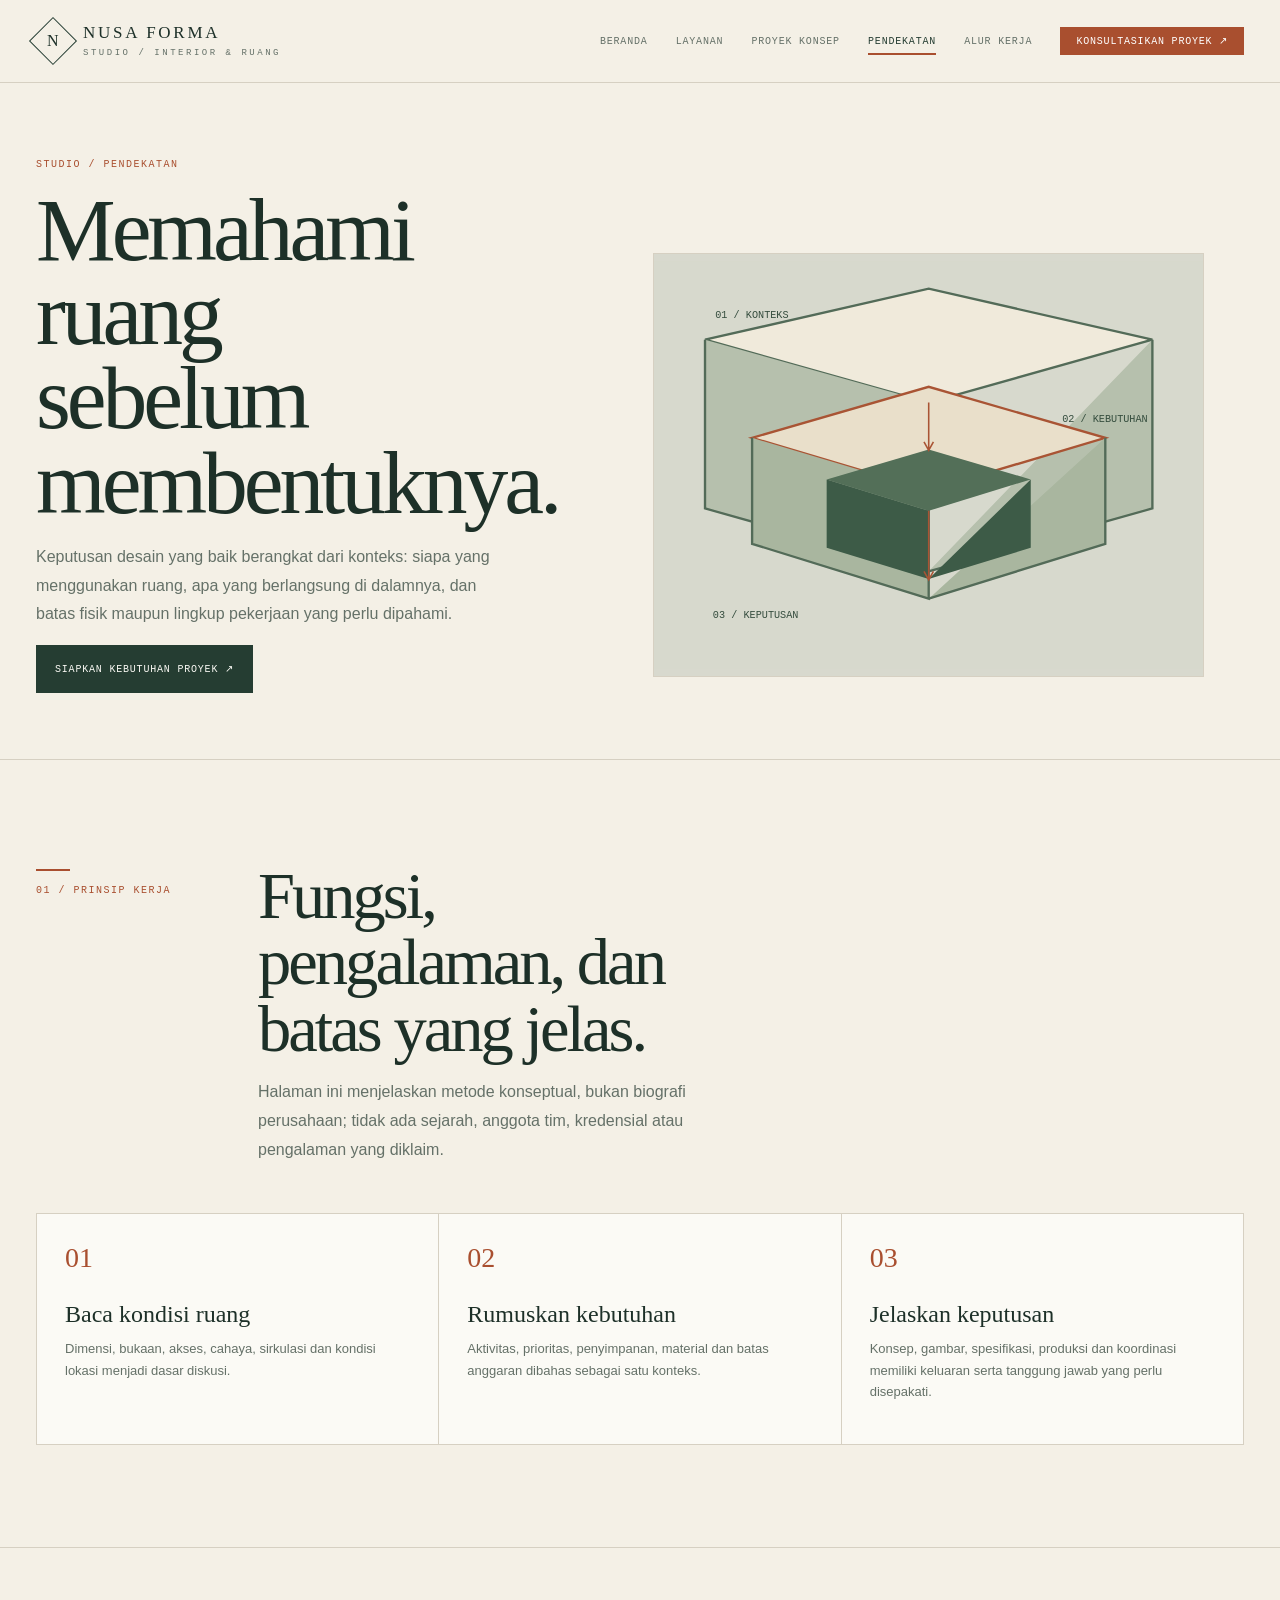
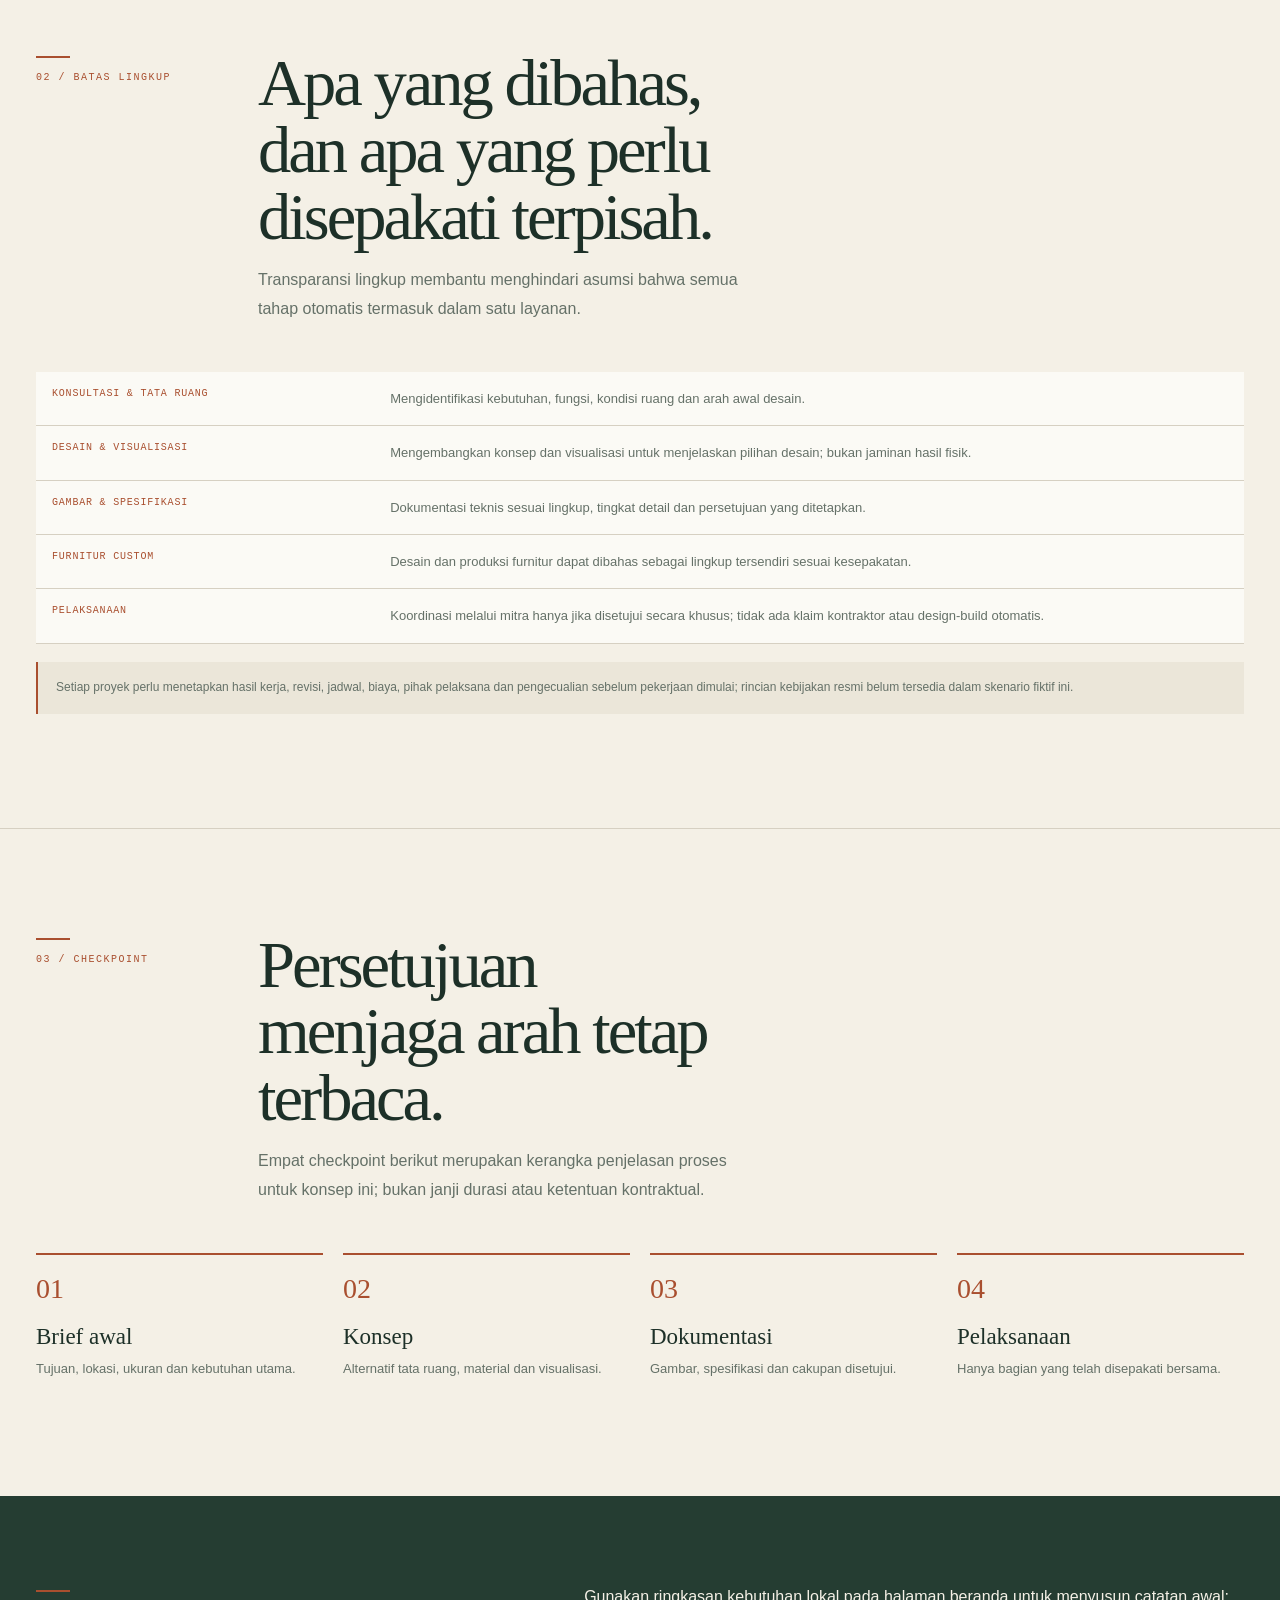
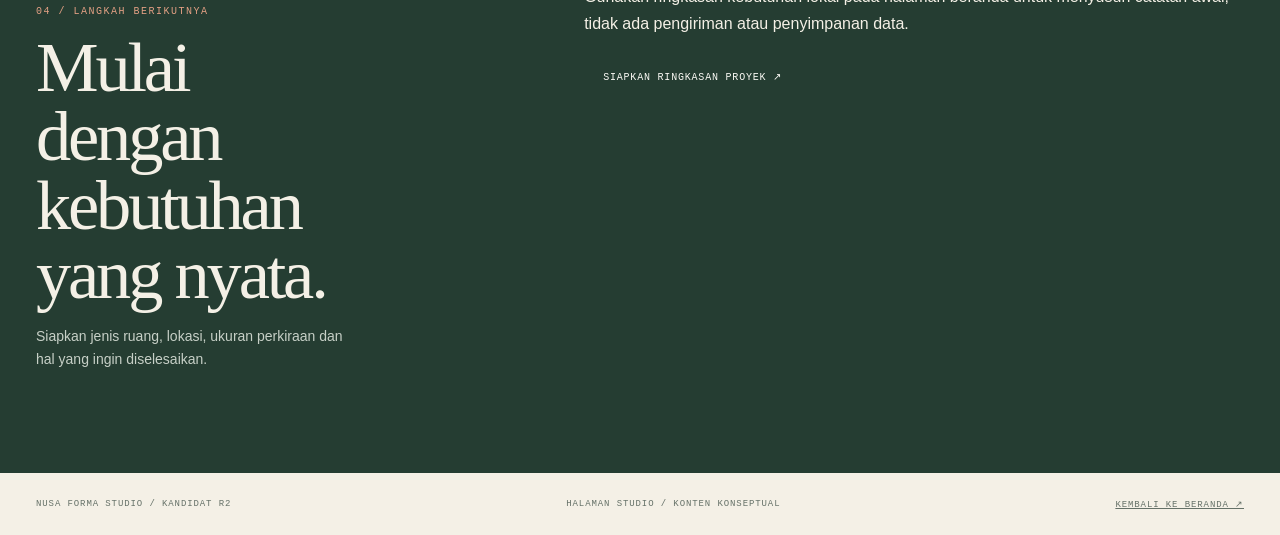
<file: r2/final-candidate/studio.html>
<!doctype html>
<html lang="id">
<head>
<meta charset="utf-8"><meta name="viewport" content="width=device-width,initial-scale=1">
<meta name="ades-r2-candidate" content="NUSA-FORMA-R2-01 / Secondary template — Studio">
<meta name="ades-prd" content="NUSA-FORMA-PRD-0.1"><meta name="ades-research" content="Frozen 2026-11-23">
<meta name="description" content="Pendekatan Nusa Forma: memahami kebutuhan ruang, mengembangkan keputusan desain, dan menjelaskan batas lingkup.">
<title>Pendekatan Studio — Nusa Forma</title><link rel="stylesheet" href="styles.css"><script src="script.js" defer></script>
</head>
<body>
<a class="skip-link" href="#main">Lewati ke konten</a>
<header class="site-header"><div class="wrap nav">
 <a class="wordmark" href="index.html" aria-label="Nusa Forma Studio, beranda"><span class="wordmark-symbol" aria-hidden="true"><span>N</span></span><span class="wordmark-text">Nusa Forma<small>Studio / Interior & Ruang</small></span></a>
 <button class="menu-toggle" id="menuToggle" type="button" aria-expanded="false" aria-controls="navLinks">MENU +</button>
 <nav class="nav-links" id="navLinks" aria-label="Navigasi utama"><a href="index.html">Beranda</a><a href="index.html#services">Layanan</a><a href="index.html#projects">Proyek konsep</a><a href="studio.html" aria-current="page">Pendekatan</a><a href="index.html#process">Alur kerja</a><a class="nav-cta" href="index.html#contact">Konsultasikan proyek ↗</a></nav>
</div></header>
<main id="main">
<section class="wrap page-hero">
 <div><div class="eyebrow">Studio / Pendekatan</div><h1>Memahami ruang sebelum membentuknya.</h1><p>Keputusan desain yang baik berangkat dari konteks: siapa yang menggunakan ruang, apa yang berlangsung di dalamnya, dan batas fisik maupun lingkup pekerjaan yang perlu dipahami.</p><a class="button" href="index.html#contact">Siapkan kebutuhan proyek ↗</a></div>
 <figure class="page-art"><svg viewBox="0 0 700 520" role="img" aria-labelledby="studioArtTitle studioArtDesc"><title id="studioArtTitle">Diagram hubungan ruang dan aktivitas</title><desc id="studioArtDesc">Diagram konseptual dengan tiga lapisan: konteks ruang, kebutuhan pengguna dan keputusan desain.</desc><rect width="700" height="520" fill="#d7d9cd"/><path d="M65 100 350 35 635 100 350 180Z" fill="#f0eadb" stroke="#536b58" stroke-width="3"/><path d="M65 100V315L350 395V180M635 100V315L350 395" fill="#b6c0ad" stroke="#536b58" stroke-width="3"/><path d="M125 225 350 160 575 225 350 292Z" fill="#e9dfca" stroke="#a95434" stroke-width="3"/><path d="M125 225V360L350 430V292M575 225V360L350 430" fill="#a9b69f" stroke="#536b58" stroke-width="3"/><path d="M220 278 350 240 480 278 350 318Z" fill="#536f58"/><path d="M220 278V365L350 405V318M480 278V365L350 405" fill="#3d5b47"/><g fill="#344c3d" font-family="monospace" font-size="13"><text x="78" y="72">01 / KONTEKS</text><text x="520" y="205">02 / KEBUTUHAN</text><text x="75" y="455">03 / KEPUTUSAN</text></g><g stroke="#a95434" stroke-width="2" fill="none"><path d="M350 180V240M344 230 350 241 356 230"/><path d="M350 318V405M344 395 350 406 356 395"/></g></svg></figure>
</section>
<section class="band">
 <div class="wrap">
  <div class="section-heading"><div class="section-index">01 / PRINSIP KERJA</div><div><h2>Fungsi, pengalaman, dan batas yang jelas.</h2><p>Halaman ini menjelaskan metode konseptual, bukan biografi perusahaan; tidak ada sejarah, anggota tim, kredensial atau pengalaman yang diklaim.</p></div></div>
  <div class="studio-principles">
   <article class="studio-principle" data-reveal><b>01</b><h3>Baca kondisi ruang</h3><p>Dimensi, bukaan, akses, cahaya, sirkulasi dan kondisi lokasi menjadi dasar diskusi.</p></article>
   <article class="studio-principle" data-reveal><b>02</b><h3>Rumuskan kebutuhan</h3><p>Aktivitas, prioritas, penyimpanan, material dan batas anggaran dibahas sebagai satu konteks.</p></article>
   <article class="studio-principle" data-reveal><b>03</b><h3>Jelaskan keputusan</h3><p>Konsep, gambar, spesifikasi, produksi dan koordinasi memiliki keluaran serta tanggung jawab yang perlu disepakati.</p></article>
  </div>
 </div>
</section>
<section class="band" id="scope">
 <div class="wrap">
  <div class="section-heading"><div class="section-index">02 / BATAS LINGKUP</div><div><h2>Apa yang dibahas, dan apa yang perlu disepakati terpisah.</h2><p>Transparansi lingkup membantu menghindari asumsi bahwa semua tahap otomatis termasuk dalam satu layanan.</p></div></div>
  <table class="scope-table">
   <tbody>
    <tr><th scope="row">Konsultasi & tata ruang</th><td>Mengidentifikasi kebutuhan, fungsi, kondisi ruang dan arah awal desain.</td></tr>
    <tr><th scope="row">Desain & visualisasi</th><td>Mengembangkan konsep dan visualisasi untuk menjelaskan pilihan desain; bukan jaminan hasil fisik.</td></tr>
    <tr><th scope="row">Gambar & spesifikasi</th><td>Dokumentasi teknis sesuai lingkup, tingkat detail dan persetujuan yang ditetapkan.</td></tr>
    <tr><th scope="row">Furnitur custom</th><td>Desain dan produksi furnitur dapat dibahas sebagai lingkup tersendiri sesuai kesepakatan.</td></tr>
    <tr><th scope="row">Pelaksanaan</th><td>Koordinasi melalui mitra hanya jika disetujui secara khusus; tidak ada klaim kontraktor atau design-build otomatis.</td></tr>
   </tbody>
  </table>
  <p class="scope-note">Setiap proyek perlu menetapkan hasil kerja, revisi, jadwal, biaya, pihak pelaksana dan pengecualian sebelum pekerjaan dimulai; rincian kebijakan resmi belum tersedia dalam skenario fiktif ini.</p>
 </div>
</section>
<section class="band">
 <div class="wrap">
  <div class="section-heading"><div class="section-index">03 / CHECKPOINT</div><div><h2>Persetujuan menjaga arah tetap terbaca.</h2><p>Empat checkpoint berikut merupakan kerangka penjelasan proses untuk konsep ini; bukan janji durasi atau ketentuan kontraktual.</p></div></div>
  <div class="process-grid">
   <article class="process-step"><span class="number">01</span><h3>Brief awal</h3><p>Tujuan, lokasi, ukuran dan kebutuhan utama.</p></article>
   <article class="process-step"><span class="number">02</span><h3>Konsep</h3><p>Alternatif tata ruang, material dan visualisasi.</p></article>
   <article class="process-step"><span class="number">03</span><h3>Dokumentasi</h3><p>Gambar, spesifikasi dan cakupan disetujui.</p></article>
   <article class="process-step"><span class="number">04</span><h3>Pelaksanaan</h3><p>Hanya bagian yang telah disepakati bersama.</p></article>
  </div>
 </div>
</section>
<section class="contact-band">
 <div class="wrap contact-layout"><div><div class="section-index">04 / LANGKAH BERIKUTNYA</div><h2>Mulai dengan kebutuhan yang nyata.</h2><p class="intro">Siapkan jenis ruang, lokasi, ukuran perkiraan dan hal yang ingin diselesaikan.</p></div><div><p>Gunakan ringkasan kebutuhan lokal pada halaman beranda untuk menyusun catatan awal; tidak ada pengiriman atau penyimpanan data.</p><a class="button" href="index.html#contact">Siapkan ringkasan proyek ↗</a></div></div>
</section>
</main>
<footer class="wrap site-footer"><span>Nusa Forma Studio / Kandidat R2</span><span>Halaman Studio / konten konseptual</span><a href="index.html">Kembali ke beranda ↗</a></footer>
</body></html>
</file>
<file: styles.css>
:root{--paper:#f2eee5;--paper-2:#e9e3d7;--ink:#1e3028;--forest:#263d32;--forest-2:#344d40;--sage:#a6ad98;--clay:#b66c4e;--clay-dark:#8e4e38;--sand:#d9c8aa;--muted:#6d7168;--line:rgba(36,55,45,.18);--white:#fffdf7;--serif:Georgia,'Times New Roman',serif;--sans:Arial,Helvetica,sans-serif;--display:Arial,Helvetica,sans-serif;--wrap: min(1240px, calc(100% - 96px));--header-h:88px;--ease:cubic-bezier(.22,.7,.18,1)}
*{box-sizing:border-box}html{overflow-x:clip;scroll-behavior:smooth;scroll-padding-top:110px}body{margin:0;background:var(--paper);color:var(--ink);font-family:var(--sans);font-size:15px;line-height:1.65;-webkit-font-smoothing:antialiased;overflow-x:hidden}body.menu-open{overflow:hidden}img{display:block;width:100%;height:100%;object-fit:cover}a{color:inherit;text-decoration:none}button,input,select,textarea{font:inherit}button,a{-webkit-tap-highlight-color:transparent}button{color:inherit}.wrap{width:var(--wrap);margin-inline:auto}.skip-link{position:fixed;z-index:1000;top:12px;left:12px;padding:12px 18px;background:var(--forest);color:var(--white);transform:translateY(-160%)}.skip-link:focus{transform:translateY(0)}.eyebrow{font-size:10px;letter-spacing:.17em;font-weight:700;line-height:1.5;color:var(--muted);text-transform:uppercase;margin:0 0 22px;display:flex;align-items:center;gap:10px}.eyebrow-dot{width:7px;height:7px;background:var(--clay);border-radius:50%;display:inline-block}.site-header{view-transition-name:site-header;height:var(--header-h);position:sticky;top:0;z-index:100;background:rgba(242,238,229,.92);backdrop-filter:blur(16px);-webkit-backdrop-filter:blur(16px);border-bottom:1px solid transparent;transition:height .35s var(--ease),background .35s,border-color .35s}.site-header.is-scrolled{height:76px;background:rgba(242,238,229,.97);border-color:var(--line)}.nav-shell{height:100%;display:flex;align-items:center;justify-content:space-between;gap:36px}.wordmark{display:inline-flex;flex-direction:column;gap:1px;line-height:1}.wordmark-name{font:800 26px/.95 var(--display);letter-spacing:-.085em}.wordmark-name span{font-weight:500;color:var(--clay)}.wordmark-sub{font-size:8px;letter-spacing:.19em;font-weight:700;margin-top:8px;color:var(--muted)}.nav-links{display:flex;align-items:center;gap:clamp(16px,2.2vw,31px)}.nav-links>a{font-size:12px;font-weight:600;color:#586259;position:relative;padding:10px 0;transition:color .25s}.nav-links>a:not(.nav-cta):after{content:'';position:absolute;bottom:3px;left:0;width:100%;height:1px;background:var(--clay);transform:scaleX(0);transform-origin:right;transition:transform .35s var(--ease)}.nav-links>a:hover,.nav-links>a[aria-current=page]{color:var(--ink)}.nav-links>a:hover:after,.nav-links>a[aria-current=page]:after{transform:scaleX(1);transform-origin:left}.nav-links .nav-cta{background:var(--forest);color:var(--white);padding:13px 17px;transition:background .3s,transform .3s}.nav-cta span{margin-left:12px}.nav-links .nav-cta:hover{background:var(--clay-dark);transform:translateY(-2px)}.menu-toggle{display:none}.reading-line{position:absolute;bottom:0;left:0;right:0;height:2px;background:transparent}.reading-line span{display:block;width:0;height:100%;background:var(--clay);transform-origin:left}
.hero-section{min-height:calc(100svh - var(--header-h));display:grid;grid-template-columns:minmax(0,.92fr) minmax(420px,1.08fr);align-items:center;gap:7.5%;padding-block:76px 96px;position:relative}.hero-copy{padding:20px 0 0 4.5%;position:relative;z-index:2}.hero-copy h1,.page-hero h1,.project-detail-hero h1,.not-found h1{font:500 clamp(54px,6.6vw,92px)/.99 var(--serif);letter-spacing:-.055em;margin:0;max-width:660px}.hero-copy h1 em,.page-hero h1 em,.project-detail-hero h1 em,.not-found h1 em{font-weight:500;color:var(--clay);display:inline}.hero-lede{max-width:460px;color:#586259;font-size:16px;line-height:1.8;margin:28px 0 30px}.hero-actions{display:flex;align-items:center;gap:27px;flex-wrap:wrap}.button{display:inline-flex;align-items:center;justify-content:center;gap:22px;min-height:52px;padding:0 22px;font-size:12px;font-weight:700;letter-spacing:.015em;border:1px solid transparent;transition:transform .3s var(--ease),background .3s,color .3s,border-color .3s;cursor:pointer}.button:hover{transform:translateY(-3px)}.button span{font-size:17px;transition:transform .3s}.button:hover span{transform:translate(3px,-2px)}.button-dark{background:var(--forest);color:var(--white)}.button-dark:hover{background:var(--clay-dark)}.button-outline{border-color:var(--ink);color:var(--ink);background:transparent}.button-outline:hover{background:var(--forest);color:var(--white)}.button-cream{background:var(--paper);color:var(--forest)}.button-cream:hover{background:var(--white)}.text-link{display:inline-flex;align-items:center;gap:10px;font-size:12px;font-weight:700;border-bottom:1px solid var(--clay);padding:0 0 5px;transition:gap .3s,color .3s}.text-link:hover{gap:17px;color:var(--clay-dark)}.hero-footnote{display:flex;align-items:center;gap:13px;margin-top:76px;color:var(--muted);font-size:9px;font-weight:700;letter-spacing:.13em}.tiny-mark{display:grid;place-items:center;width:32px;height:32px;border:1px solid var(--clay);border-radius:50%;font:600 9px var(--display);color:var(--clay)}.hero-visual{height:min(650px,68vw);min-height:460px;position:relative;margin:0 0 0 0;overflow:visible}.hero-visual:before{content:'';position:absolute;inset:26px -24px -24px 26px;background:var(--sage);z-index:-1}.hero-visual img{object-position:center;box-shadow:0 24px 70px rgba(35,48,38,.12)}.hero-visual figcaption,.detail-hero-image figcaption{position:absolute;bottom:0;left:0;right:0;display:flex;justify-content:space-between;padding:16px 20px;background:rgba(30,48,40,.82);color:var(--white);font-size:9px;font-weight:700;letter-spacing:.13em}.image-index{position:absolute;top:18px;right:18px;width:48px;height:48px;display:grid;place-items:center;background:var(--paper);border-radius:50%;font:500 16px var(--serif)}.hero-side-note{position:absolute;right:-42px;bottom:12%;writing-mode:vertical-rl;font-size:9px;letter-spacing:.2em;color:var(--muted);line-height:1.8}.intro-strip{background:var(--paper-2);padding:37px 0}.intro-grid{display:grid;grid-template-columns:1fr 2.3fr auto;align-items:center;gap:30px}.intro-grid .eyebrow{margin:0}.intro-grid>p:nth-child(2){font:500 clamp(19px,2.3vw,29px)/1.35 var(--serif);max-width:750px;margin:0}.intro-grid em{color:var(--clay)}.intro-number{font-size:10px;letter-spacing:.16em;color:var(--muted)}
.section{padding-block:120px}.section-top{display:flex;align-items:end;justify-content:space-between;gap:40px;margin-bottom:58px}.section-top h2,.approach-copy h2,.split-copy h2,.detail-overview h2,.process-note h2,.inquiry-intro h2{font:500 clamp(38px,4.4vw,60px)/1.06 var(--serif);letter-spacing:-.04em;margin:0}.section-top h2 em,.approach-copy h2 em,.split-copy h2 em,.detail-overview h2 em,.process-note h2 em,.inquiry-intro h2 em{color:var(--clay);font-weight:500}.section-side-copy{max-width:330px;color:var(--muted);font-size:13px;line-height:1.8;margin:0 0 5px}.project-grid{display:grid;grid-template-columns:1.15fr .85fr;gap:7.5%;align-items:start}.project-card{display:block;min-width:0}.project-card-offset{margin-top:120px}.project-image{height:clamp(300px,38vw,480px);position:relative;overflow:hidden;background:var(--paper-2)}.project-card-offset .project-image{height:clamp(260px,32vw,410px)}.project-image img,.service-visual img,.approach-image img,.page-hero-image img,.image-story img,.contact-image img{transition:transform 1.1s var(--ease),filter .8s}.project-card:hover .project-image img{transform:scale(1.055)}.image-tag{position:absolute;top:18px;left:18px;padding:9px 12px;background:var(--paper);font-size:8px;font-weight:700;letter-spacing:.13em}.project-arrow{position:absolute;right:18px;bottom:18px;width:46px;height:46px;border-radius:50%;background:var(--paper);display:grid;place-items:center;font-size:18px;transition:background .3s,color .3s,transform .3s}.project-card:hover .project-arrow{background:var(--clay);color:white;transform:rotate(45deg)}.project-meta{display:flex;justify-content:space-between;gap:16px;margin-top:19px;color:var(--muted);font-size:9px;letter-spacing:.13em;font-weight:700}.project-card h3,.project-card h2{font:500 clamp(25px,2.8vw,35px)/1.18 var(--serif);margin:14px 0 0;letter-spacing:-.025em}.project-card>p{max-width:480px;color:var(--muted);font-size:13px;line-height:1.8}.disclosure-note{font-size:10px;color:var(--muted);margin-top:34px;border-left:2px solid var(--clay);padding-left:14px}.section-dark{background:var(--forest);color:var(--paper)}.section-top-light .eyebrow,.section-dark .eyebrow{color:#c2c8ba}.section-top-light h2{color:var(--paper)}.section-top-light h2 em{color:#d58b6a}.section-dark .section-side-copy{color:#c2c8ba}.service-grid{display:grid;grid-template-columns:repeat(4,1fr);border-top:1px solid rgba(255,255,255,.23);border-bottom:1px solid rgba(255,255,255,.23)}.service-tile{position:relative;min-height:300px;padding:25px 24px 26px 0;border-right:1px solid rgba(255,255,255,.2);display:flex;flex-direction:column;transition:background .35s,padding .35s}.service-tile:not(:first-child){padding-left:24px}.service-tile:last-child{border-right:0}.service-tile:hover{background:rgba(255,255,255,.055);padding-top:33px}.tile-index{font-size:10px;letter-spacing:.15em;color:#c2c8ba}.tile-icon{font:400 28px var(--serif);color:#d58b6a;margin:32px 0 14px}.service-tile h3{font:500 25px/1.15 var(--serif);margin:0 0 12px}.service-tile p{font-size:12px;line-height:1.7;color:#c2c8ba;margin:0 0 22px}.tile-link{font-size:10px;letter-spacing:.05em;font-weight:700;margin-top:auto}.tile-link b{margin-left:8px;color:#d58b6a}.approach-section{display:grid;grid-template-columns:1fr .9fr;gap:10%;align-items:center}.approach-image{height:560px;position:relative}.approach-image:after{content:'';position:absolute;inset:22px -22px -22px 22px;border:1px solid var(--clay);z-index:-1}.approach-image img{object-position:center}.image-caption{position:absolute;bottom:18px;left:18px;background:var(--paper);padding:10px 13px;font-size:9px;font-weight:700;letter-spacing:.14em}.approach-copy .eyebrow{margin-bottom:26px}.approach-copy>p:not(.eyebrow){font-size:14px;line-height:1.9;color:var(--muted);margin:25px 0 28px;max-width:500px}.approach-stat{display:flex;align-items:center;gap:20px;border-top:1px solid var(--line);margin-top:45px;padding-top:20px}.approach-stat strong{font:500 35px var(--serif);color:var(--clay)}.approach-stat span{font-size:11px;color:var(--muted)}.process-preview{background:var(--paper-2)}.process-steps{display:grid;grid-template-columns:repeat(4,1fr);gap:0;border-top:1px solid var(--line)}.process-steps article{padding:24px 28px 0 0;border-right:1px solid var(--line)}.process-steps article:not(:first-child){padding-left:28px}.process-steps article:last-child{border:0}.process-steps article>span{font-size:10px;letter-spacing:.15em;color:var(--clay)}.process-steps h3{font:500 23px var(--serif);margin:32px 0 8px}.process-steps p{font-size:12px;color:var(--muted);margin:0}.closing-cta{background:var(--clay-dark);color:var(--white);padding:105px 0;overflow:hidden;position:relative}.closing-inner{position:relative;z-index:1}.closing-cta .eyebrow{color:#e9c6b6}.closing-cta h2{font:500 clamp(46px,6vw,76px)/1.02 var(--serif);letter-spacing:-.045em;margin:0 0 22px}.closing-cta h2 em{color:#efc3a9}.closing-cta p:not(.eyebrow){max-width:430px;color:#f1d8cc;font-size:14px;margin:0 0 28px}.closing-orbit{position:absolute;right:8%;top:50%;transform:translateY(-50%);width:300px;height:300px;border:1px solid rgba(255,255,255,.25);border-radius:50%;display:grid;place-items:center;font:500 50px var(--serif);color:rgba(255,255,255,.22)}.closing-orbit:before,.closing-orbit:after{content:'';position:absolute;inset:28px;border:1px solid rgba(255,255,255,.2);border-radius:50%}.closing-orbit:after{inset:62px}.closing-cta-small{padding:80px 0}.closing-cta-small h2{font-size:clamp(39px,5vw,58px)}
.page-hero{padding-top:86px}.page-hero-grid{display:grid;grid-template-columns:1.25fr .75fr;gap:8%;align-items:end;margin-bottom:50px}.page-hero h1{font-size:clamp(54px,6.5vw,84px);max-width:800px}.page-lede{font-size:15px;line-height:1.85;color:var(--muted);max-width:410px;margin:0 0 8px}.page-hero-image{height:clamp(340px,45vw,570px);margin:0;position:relative;overflow:hidden}.page-hero-image img{object-position:center 55%}.page-hero-image figcaption{position:absolute;left:0;bottom:0;background:var(--forest);color:var(--paper);font-size:9px;letter-spacing:.15em;padding:14px 18px}.principle-grid{display:grid;grid-template-columns:repeat(4,1fr);gap:0;border-top:1px solid var(--line);border-bottom:1px solid var(--line)}.principle-grid article{padding:24px 24px 35px 0;border-right:1px solid var(--line)}.principle-grid article:not(:first-child){padding-left:24px}.principle-grid article:last-child{border:0}.principle-grid article>span{font-size:10px;color:var(--clay);letter-spacing:.15em}.principle-grid h3{font:500 24px/1.2 var(--serif);margin:38px 0 12px}.principle-grid p{font-size:12px;line-height:1.8;color:var(--muted);margin:0}.split-section{background:var(--paper-2)}.split-grid{display:grid;grid-template-columns:1fr 1fr;gap:10%;align-items:start}.split-copy h2{max-width:500px}.split-content{padding-top:14px}.split-content p{font-size:14px;line-height:1.9;color:#5f665d;margin:0 0 20px}.image-story{display:grid;grid-template-columns:1.2fr .8fr;gap:8%;align-items:center}.image-story img{height:420px}.image-story>div{border-left:1px solid var(--clay);padding:10px 0 10px 24px}.image-story>div span{font-size:9px;letter-spacing:.16em;font-weight:700;color:var(--clay)}.image-story>div p{font:500 22px/1.5 var(--serif);margin:18px 0 0;max-width:400px}.image-story-reverse{grid-template-columns:.8fr 1.2fr}.image-story-reverse img{grid-column:2;grid-row:1}.image-story-reverse>div{grid-column:1;grid-row:1}.services-list{padding-top:25px}.service-detail{display:grid;grid-template-columns:.55fr 1fr .95fr;gap:5%;padding:58px 0;border-top:1px solid var(--line);align-items:start}.service-detail:last-child{border-bottom:1px solid var(--line)}.service-detail-index{font-size:10px;letter-spacing:.15em;color:var(--clay);font-weight:700;padding-top:8px}.service-detail h2{font:500 clamp(29px,3vw,40px)/1.08 var(--serif);margin:0 0 17px}.service-lede{font-size:13px;color:var(--muted);line-height:1.8}.service-detail ul{padding:0;margin:25px 0 0;list-style:none}.service-detail li{font-size:12px;padding:9px 0;border-top:1px solid var(--line);color:#505b52}.service-detail li:before{content:'↗';color:var(--clay);margin-right:11px}.service-visual{height:280px;position:relative;overflow:hidden}.service-visual span{position:absolute;bottom:0;left:0;padding:9px 12px;background:var(--paper);font-size:8px;font-weight:700;letter-spacing:.12em}.boundary-grid{display:grid;grid-template-columns:1fr 1fr;gap:8%;border-top:1px solid rgba(255,255,255,.2);padding-top:30px}.boundary-grid>div{position:relative;padding-left:54px}.boundary-symbol{position:absolute;left:0;top:0;font-size:22px;color:#d58b6a}.boundary-grid h3{font:500 24px var(--serif);margin:0 0 8px}.boundary-grid p{font-size:12px;line-height:1.8;color:#c2c8ba;max-width:400px;margin:0}.archive-toolbar{display:flex;justify-content:space-between;align-items:center;border-top:1px solid var(--line);padding-top:24px}.archive-toolbar>span{font-size:9px;letter-spacing:.15em;font-weight:700;color:var(--muted)}.filter-group{display:flex;gap:8px;flex-wrap:wrap}.filter-button{border:1px solid var(--line);background:transparent;padding:9px 14px;font-size:11px;cursor:pointer;transition:background .25s,color .25s,border-color .25s}.filter-button small{font-size:9px;opacity:.65;margin-left:7px}.filter-button:hover,.filter-button.is-active{background:var(--forest);color:var(--paper);border-color:var(--forest)}.archive-grid{display:grid;grid-template-columns:1.1fr .9fr;gap:8%;align-items:start;padding-top:40px}.archive-grid .project-card-offset{margin-top:115px}.archive-grid .project-card>p{max-width:450px}.disclosure-band{background:#e5dfd2;padding:38px 0}.disclosure-inner{display:grid;grid-template-columns:44px 1fr;gap:22px;align-items:start}.disclosure-mark{width:34px;height:34px;border:1px solid var(--clay);border-radius:50%;display:grid;place-items:center;color:var(--clay);font:500 17px var(--serif)}.disclosure-inner h2{font:500 23px var(--serif);margin:0 0 6px}.disclosure-inner p{font-size:12px;line-height:1.8;color:var(--muted);margin:0;max-width:900px}.project-detail-hero{padding-top:48px}.back-link{display:inline-block;font-size:11px;color:var(--muted);margin-bottom:52px;transition:color .2s,transform .2s}.back-link:hover{color:var(--clay);transform:translateX(-4px)}.project-detail-hero>.eyebrow{margin-bottom:18px}.detail-title-row{display:flex;align-items:end;justify-content:space-between;gap:50px;margin-bottom:42px}.project-detail-hero h1{font-size:clamp(64px,8vw,110px)}.detail-title-row>p{max-width:350px;color:var(--muted);font-size:14px;line-height:1.8;margin:0 0 8px}.detail-hero-image{height:clamp(380px,52vw,650px);margin:0;position:relative;overflow:hidden}.detail-hero-image img{object-position:center 55%}.detail-overview{display:grid;grid-template-columns:1fr 1fr;gap:12%;align-items:start}.detail-overview>div:last-child{padding-top:12px}.detail-overview p{font-size:14px;line-height:1.9;color:var(--muted);margin:0 0 18px}.editorial-list{list-style:none;padding:0;margin:0}.editorial-list li{display:grid;grid-template-columns:44px 1fr;gap:15px;border-top:1px solid var(--line);padding:18px 0;font-size:13px;color:#586259}.editorial-list b{font-size:10px;letter-spacing:.1em;color:var(--clay)}.next-project a{display:block;border-top:1px solid var(--line);padding-top:25px}.next-project span{font-size:9px;letter-spacing:.15em;color:var(--muted)}.next-project h2{font:500 clamp(35px,5vw,60px) var(--serif);margin:10px 0 0}.next-project h2 b{font:400 24px var(--sans);color:var(--clay);margin-left:15px}.process-timeline{padding-top:40px}.timeline-step{display:grid;grid-template-columns:.3fr 1.5fr .65fr;gap:6%;padding:44px 0;border-top:1px solid var(--line)}.timeline-step:last-child{border-bottom:1px solid var(--line)}.timeline-number{font:500 42px var(--serif);color:var(--clay)}.timeline-main>span{font-size:9px;letter-spacing:.17em;color:var(--muted);font-weight:700}.timeline-main h2{font:500 clamp(30px,3.6vw,44px) var(--serif);margin:10px 0}.timeline-main p{font-size:13px;line-height:1.8;color:var(--muted);max-width:650px}.timeline-main ul{list-style:none;padding:0;margin:20px 0 0;display:flex;flex-wrap:wrap;gap:8px}.timeline-main li{background:var(--paper-2);padding:8px 12px;font-size:10px;color:#586259}.timeline-aside{font-size:9px;letter-spacing:.14em;color:var(--clay);font-weight:700;text-align:right;padding-top:10px}.process-note{max-width:900px}.process-note h2{font-size:clamp(39px,5vw,65px)}.process-note>p:last-child{max-width:550px;color:#c2c8ba;font-size:14px;line-height:1.9;margin:28px 0 0}.faq-layout{display:grid;grid-template-columns:.6fr 1.4fr;gap:10%;align-items:start}.faq-aside{position:sticky;top:120px}.faq-aside>p:not(.eyebrow){font-size:13px;line-height:1.8;color:var(--muted);margin-bottom:25px}.faq-list details{border-top:1px solid var(--line)}.faq-list details:last-child{border-bottom:1px solid var(--line)}.faq-list summary{list-style:none;cursor:pointer;display:grid;grid-template-columns:40px 1fr 24px;gap:15px;align-items:center;padding:23px 0;font:500 20px/1.35 var(--serif);transition:color .2s}.faq-list summary::-webkit-details-marker{display:none}.faq-list summary:after{content:'+';font:400 22px var(--sans);color:var(--clay);transition:transform .3s}.faq-list details[open] summary:after{transform:rotate(45deg)}.faq-list summary:hover{color:var(--clay-dark)}.faq-list summary span{font:700 9px var(--sans);letter-spacing:.12em;color:var(--clay)}.faq-answer{padding:0 45px 22px 55px}.faq-answer p{font-size:13px;line-height:1.9;color:var(--muted);margin:0}.contact-hero{padding-bottom:15px}.inquiry-layout{display:grid;grid-template-columns:.78fr 1.22fr;gap:10%;align-items:start;padding-top:55px}.inquiry-intro h2{font-size:clamp(36px,4vw,52px)}.inquiry-intro>p:not(.eyebrow){font-size:13px;line-height:1.85;color:var(--muted);max-width:400px;margin:23px 0 28px}.contact-image{height:235px;position:relative;overflow:hidden}.contact-image span{position:absolute;bottom:0;left:0;background:var(--paper);padding:9px 12px;font-size:8px;letter-spacing:.14em;font-weight:700}.privacy-note{display:flex;gap:13px;align-items:start;padding:17px 0;border-top:1px solid var(--line);margin-top:22px}.privacy-note>span{color:var(--clay);font-size:20px}.privacy-note p{font-size:10px;line-height:1.7;color:var(--muted);margin:0}.privacy-note b{color:var(--ink)}.inquiry-form{background:var(--paper-2);padding:32px 34px}.form-heading{display:flex;justify-content:space-between;gap:15px;border-bottom:1px solid var(--line);padding-bottom:18px;margin-bottom:24px;font-size:8px;letter-spacing:.14em;font-weight:700;color:var(--muted)}.inquiry-form label{display:block;font-size:11px;font-weight:700;margin:0 0 18px}.inquiry-form label>span{color:var(--clay)}.inquiry-form label small{font-size:8px;letter-spacing:.1em;color:var(--muted);margin-left:7px}.inquiry-form input,.inquiry-form select,.inquiry-form textarea{display:block;width:100%;margin-top:8px;padding:13px 14px;border:1px solid rgba(36,55,45,.22);border-radius:0;background:rgba(255,253,247,.7);color:var(--ink);outline:none;font-size:12px;transition:border-color .2s,box-shadow .2s}.inquiry-form input:focus,.inquiry-form select:focus,.inquiry-form textarea:focus{border-color:var(--clay);box-shadow:0 0 0 3px rgba(182,108,78,.12)}.inquiry-form textarea{resize:vertical;min-height:120px}.form-submit{width:100%;margin-top:4px}.form-status{font-size:10px;color:var(--muted);margin:14px 0}.inquiry-result{white-space:pre-wrap;background:var(--white);border-left:2px solid var(--clay);padding:17px;font-size:11px;line-height:1.8;overflow-wrap:anywhere}.copy-button{width:100%;margin-top:13px}.copy-button:disabled{opacity:.4;cursor:not-allowed;transform:none}.not-found{padding-block:140px 180px}.not-found>p:not(.eyebrow){color:var(--muted);margin:24px 0 30px}
.site-footer{background:#1d2f27;color:var(--paper);padding:70px 0 20px}.footer-main{display:grid;grid-template-columns:1.3fr .65fr 1fr;gap:10%;padding-bottom:60px}.footer-wordmark .wordmark-name{font-size:29px}.footer-wordmark .wordmark-sub{color:#b8c1b6}.footer-note{font:500 21px/1.45 var(--serif);color:#d1d4c9;margin:28px 0 0}.footer-links{display:flex;flex-direction:column;align-items:flex-start;gap:12px}.footer-links .eyebrow{color:#aab5a8;margin:0 0 7px}.footer-links>a{font-size:12px;color:#e1e2d8;transition:color .2s,transform .2s}.footer-links>a:hover{color:#e3a487;transform:translateX(3px)}.footer-links p{font-size:12px;line-height:1.8;color:#bdc6ba;margin:0 0 6px;max-width:270px}.footer-links .footer-cta{color:#e3a487;border-bottom:1px solid #e3a487;padding-bottom:5px}.footer-bottom{border-top:1px solid rgba(255,255,255,.17);padding-top:18px;display:flex;justify-content:space-between;gap:20px;font-size:8px;letter-spacing:.12em;color:#aab5a8}.footer-bottom a{color:#e3a487}
[data-reveal]{opacity:1;transform:none;clip-path:none;transition:opacity .9s var(--ease),transform .9s var(--ease)}.js-enabled [data-reveal]{opacity:0;transform:translate3d(0,34px,0);will-change:transform,opacity}.js-enabled [data-reveal=left]{transform:translate3d(-36px,0,0)}.js-enabled [data-reveal=right]{transform:translate3d(36px,0,0)}.js-enabled [data-reveal=scale]{transform:scale(.96);clip-path:inset(0 0 3% 0)}.js-enabled [data-reveal].is-visible{opacity:1;transform:none;clip-path:inset(0)}.project-card,.service-tile{transform:translate3d(var(--pointer-x,0px),var(--pointer-y,0px),0);transition:opacity .35s,transform .35s}.principle-grid article,.timeline-step,.faq-list details{transition:opacity .35s,transform .35s}.project-card.is-filtered-out{display:none}.menu-open .site-header{background:var(--paper)}
@view-transition{navigation:auto}::view-transition-old(root){animation:page-out .22s ease both}::view-transition-new(root){animation:page-in .42s cubic-bezier(.22,.7,.18,1) both}@keyframes page-out{to{opacity:.7;filter:blur(2px)}}@keyframes page-in{from{opacity:.65;filter:blur(2px);transform:translateY(8px)}to{opacity:1;filter:blur(0);transform:none}}
@media(max-width:1100px){:root{--wrap:min(100% - 64px,1000px)}.nav-links{gap:16px}.nav-links>a{font-size:11px}.hero-section{gap:5%;grid-template-columns:.95fr 1.05fr}.hero-copy{padding-left:0}.hero-copy h1{font-size:clamp(54px,6.3vw,76px)}.service-tile{padding-right:16px}.service-tile:not(:first-child){padding-left:16px}.service-tile h3{font-size:22px}.service-detail{grid-template-columns:.45fr 1fr .8fr;gap:4%}}
@media(max-width:820px){:root{--wrap:calc(100% - 48px);--header-h:76px}.site-header.is-scrolled{height:68px}.menu-toggle{display:flex;align-items:center;gap:14px;border:0;background:transparent;font-size:10px;font-weight:700;letter-spacing:.12em;padding:12px 0;cursor:pointer}.menu-icon{width:22px;height:14px;display:flex;flex-direction:column;justify-content:space-between}.menu-icon i{height:1px;width:100%;background:var(--ink);transition:transform .3s}.menu-toggle[aria-expanded=true] .menu-icon i:first-child{transform:translateY(6.5px) rotate(45deg)}.menu-toggle[aria-expanded=true] .menu-icon i:last-child{transform:translateY(-6.5px) rotate(-45deg)}.nav-links{position:fixed;inset:var(--header-h) 0 0;background:var(--paper);display:flex;flex-direction:column;align-items:stretch;justify-content:flex-start;gap:0;padding:26px 24px 50px;overflow:auto;transform:translateX(0);clip-path:inset(0 0 0 100%);visibility:hidden;transition:clip-path .42s var(--ease),visibility .42s;border-top:1px solid var(--line)}.nav-links.open{clip-path:inset(0);visibility:visible}.nav-links>a{font:500 28px var(--serif);padding:17px 0;border-bottom:1px solid var(--line);color:var(--ink)}.nav-links>a:not(.nav-cta):after{display:none}.nav-links .nav-cta{font:700 12px var(--sans);margin-top:25px;text-align:center;padding:18px}.hero-section{min-height:auto;grid-template-columns:1fr;gap:45px;padding-block:65px 80px}.hero-copy{max-width:650px}.hero-copy h1{font-size:clamp(60px,10vw,88px)}.hero-lede{max-width:580px}.hero-footnote{margin-top:45px}.hero-visual{height:62vw;min-height:360px;margin-right:18px}.hero-side-note{right:-24px;bottom:8%}.intro-grid{grid-template-columns:1fr auto;gap:18px}.intro-grid>p:nth-child(2){grid-column:1/-1;grid-row:2}.intro-number{grid-column:2;grid-row:1}.section{padding-block:90px}.section-top{margin-bottom:40px}.project-grid,.archive-grid{gap:5%}.project-card-offset,.archive-grid .project-card-offset{margin-top:75px}.project-image{height:40vw;min-height:260px}.project-card-offset .project-image{height:34vw;min-height:230px}.service-grid{grid-template-columns:repeat(2,1fr)}.service-tile{min-height:260px;padding:22px 22px 24px 0;border-bottom:1px solid rgba(255,255,255,.2)}.service-tile:nth-child(2){border-right:0;padding-left:22px}.service-tile:nth-child(3){padding-left:0}.service-tile:nth-child(3),.service-tile:nth-child(4){border-bottom:0}.approach-section{gap:7%}.approach-image{height:460px}.process-steps{grid-template-columns:repeat(2,1fr)}.process-steps article{padding-bottom:25px;border-bottom:1px solid var(--line)}.process-steps article:nth-child(3){padding-left:0;border-right:1px solid var(--line)}.process-steps article:nth-child(2){border-right:0}.process-steps article:nth-child(4){border:0}.closing-orbit{right:-6%;width:230px;height:230px}.page-hero{padding-top:65px}.page-hero-grid{grid-template-columns:1fr;gap:25px}.page-hero h1{font-size:clamp(58px,9vw,78px)}.page-lede{max-width:580px}.principle-grid{grid-template-columns:repeat(2,1fr)}.principle-grid article{padding:22px 22px 28px 0;border-bottom:1px solid var(--line)}.principle-grid article:nth-child(2){border-right:0;padding-left:22px}.principle-grid article:nth-child(3){border-bottom:0}.principle-grid article:nth-child(4){border:0;padding-left:22px}.principle-grid h3{margin-top:25px}.service-detail{grid-template-columns:.4fr 1fr;gap:4%;padding:42px 0}.service-visual{grid-column:2;height:240px}.service-detail>div:nth-child(2){grid-column:2}.service-detail-index{grid-row:1/3}.boundary-grid{gap:5%}.detail-title-row{align-items:start;flex-direction:column;gap:14px}.detail-title-row>p{max-width:520px}.detail-hero-image{height:56vw;min-height:350px}.timeline-step{grid-template-columns:.2fr 1.4fr .45fr;gap:4%}.faq-layout{grid-template-columns:1fr;gap:30px}.faq-aside{position:static;max-width:550px}.inquiry-layout{grid-template-columns:1fr;gap:45px}.inquiry-intro{display:grid;grid-template-columns:1fr 1fr;gap:0 30px}.inquiry-intro .eyebrow,.inquiry-intro h2,.inquiry-intro>p,.privacy-note{grid-column:1}.contact-image{grid-column:2;grid-row:1/4;height:100%;min-height:240px}.privacy-note{margin-top:15px}.footer-main{gap:6%}}
@media(max-width:560px){:root{--wrap:calc(100% - 36px);--header-h:68px}.wordmark-name{font-size:23px}.wordmark-sub{font-size:7px}.nav-links{inset:var(--header-h) 0 0;padding:20px 20px 40px}.hero-section{padding-block:52px 65px;gap:36px}.hero-copy h1{font-size:clamp(50px,13vw,68px)}.hero-lede{font-size:14px;margin:20px 0 24px}.hero-actions{gap:18px;align-items:flex-start;flex-direction:column}.button{min-height:50px}.hero-footnote{font-size:8px;margin-top:35px}.hero-visual{height:78vw;min-height:290px;margin-right:12px}.hero-visual:before{inset:15px -12px -12px 15px}.hero-visual figcaption{padding:11px 12px;font-size:7px}.image-index{width:38px;height:38px;font-size:13px}.hero-side-note{right:-17px;font-size:7px}.intro-strip{padding:28px 0}.intro-grid{gap:13px}.intro-grid .eyebrow{font-size:8px}.intro-grid>p:nth-child(2){font-size:21px}.section{padding-block:70px}.section-top{display:block;margin-bottom:34px}.section-top h2,.approach-copy h2,.split-copy h2,.detail-overview h2,.process-note h2,.inquiry-intro h2{font-size:39px}.section-top>.text-link,.section-top>.button{margin-top:25px}.section-side-copy{margin-top:18px}.project-grid,.archive-grid{grid-template-columns:1fr;gap:42px}.project-card-offset,.archive-grid .project-card-offset{margin-top:0}.project-image,.project-card-offset .project-image{height:74vw;min-height:260px}.project-card h3,.project-card h2{font-size:29px}.project-meta{font-size:8px}.disclosure-note{font-size:9px;line-height:1.7}.service-grid{grid-template-columns:1fr}.service-tile,.service-tile:not(:first-child),.service-tile:nth-child(2),.service-tile:nth-child(3),.service-tile:nth-child(4){padding:22px 0;min-height:230px;border-right:0;border-bottom:1px solid rgba(255,255,255,.2)}.service-tile:last-child{border-bottom:0}.tile-icon{margin:22px 0 10px}.approach-section{grid-template-columns:1fr;gap:42px}.approach-image{height:75vw;min-height:270px;margin-right:12px}.approach-image:after{inset:13px -12px -12px 13px}.approach-copy>p:not(.eyebrow){font-size:13px}.process-steps{grid-template-columns:1fr 1fr}.process-steps article,.process-steps article:not(:first-child){padding:19px 12px 22px 0}.process-steps article:nth-child(2n){padding-left:15px;border-right:0}.process-steps h3{font-size:20px;margin-top:22px}.process-steps p{font-size:11px}.closing-cta{padding:72px 0}.closing-cta h2{font-size:49px}.closing-cta p:not(.eyebrow){font-size:12px;max-width:290px}.closing-orbit{width:145px;height:145px;right:-45px;top:65%;font-size:28px;opacity:.65}.closing-orbit:before{inset:14px}.closing-orbit:after{inset:30px}.page-hero{padding-top:50px}.page-hero-grid{gap:20px;margin-bottom:30px}.page-hero h1{font-size:clamp(48px,12vw,65px)}.page-lede{font-size:13px}.page-hero-image{height:72vw;min-height:270px}.page-hero-image figcaption{font-size:7px;padding:11px 12px}.principle-grid{grid-template-columns:1fr 1fr}.principle-grid article,.principle-grid article:not(:first-child){padding:18px 14px 22px 0}.principle-grid article:nth-child(2n){padding-left:14px;border-right:0}.principle-grid article h3{font-size:20px;margin:22px 0 9px}.principle-grid p{font-size:10px}.split-grid{grid-template-columns:1fr;gap:25px}.split-content p{font-size:13px}.image-story,.image-story-reverse{grid-template-columns:1fr;gap:20px}.image-story img,.image-story-reverse img{grid-column:1;grid-row:1;height:72vw;min-height:260px}.image-story>div,.image-story-reverse>div{grid-column:1;grid-row:2;padding-left:16px}.image-story>div p{font-size:20px}.service-detail{grid-template-columns:1fr;gap:12px;padding:32px 0}.service-detail-index,.service-detail>div:nth-child(2),.service-visual{grid-column:1;grid-row:auto}.service-detail h2{font-size:32px}.service-lede{font-size:12px}.service-detail li{font-size:11px}.service-visual{height:60vw;min-height:220px;margin-top:10px}.boundary-grid{grid-template-columns:1fr;gap:30px}.boundary-grid h3{font-size:21px}.archive-toolbar{display:block}.filter-group{margin-top:15px;gap:6px}.filter-button{padding:8px 10px;font-size:10px}.archive-grid{padding-top:28px}.disclosure-inner{grid-template-columns:32px 1fr;gap:13px}.disclosure-inner h2{font-size:20px}.disclosure-inner p{font-size:10px}.project-detail-hero{padding-top:30px}.back-link{margin-bottom:35px}.project-detail-hero h1{font-size:clamp(58px,15vw,78px)}.detail-title-row{gap:12px;margin-bottom:27px}.detail-title-row>p{font-size:12px}.detail-hero-image{height:75vw;min-height:260px}.detail-hero-image figcaption{font-size:7px;padding:10px}.detail-overview{grid-template-columns:1fr;gap:22px}.detail-overview p{font-size:12px}.timeline-step{grid-template-columns:44px 1fr;gap:14px;padding:30px 0}.timeline-number{font-size:30px}.timeline-main h2{font-size:30px}.timeline-main p{font-size:12px}.timeline-main ul{gap:6px}.timeline-main li{font-size:9px}.timeline-aside{grid-column:2;text-align:left;padding:0}.faq-list summary{grid-template-columns:26px 1fr 20px;gap:9px;font-size:17px;padding:19px 0}.faq-answer{padding:0 28px 20px 35px}.faq-answer p{font-size:11px}.inquiry-intro{display:block}.contact-image{height:56vw;min-height:210px}.inquiry-form{padding:23px 18px}.form-heading{font-size:7px}.inquiry-form label{font-size:10px}.inquiry-form input,.inquiry-form select,.inquiry-form textarea{font-size:12px}.footer-main{grid-template-columns:1fr 1fr;gap:38px 24px;padding-bottom:40px}.footer-main>div:first-child{grid-column:1/-1}.footer-links:last-child{grid-column:1/-1}.footer-note{font-size:19px}.footer-bottom{flex-direction:column;gap:8px;font-size:7px}.not-found{padding-block:100px 130px}.not-found h1{font-size:55px}}
@media(hover:none){.project-card:hover .project-image img{transform:none}.service-tile:hover{padding-top:22px}}
@media(prefers-reduced-motion:reduce){*,*::before,*::after{scroll-behavior:auto!important;animation-duration:.01ms!important;animation-iteration-count:1!important;transition-duration:.01ms!important}[data-reveal]{opacity:1!important;transform:none!important;clip-path:none!important}::view-transition-old(root),::view-transition-new(root){animation:none!important}}

:focus-visible{outline:2px solid var(--clay);outline-offset:4px}button:active,.button:active{transform:scale(.985)}::selection{background:var(--clay);color:var(--white)}


/* R5.1 — restrained, tactile interaction language */
:root{--motion-fast:220ms;--motion-mid:420ms;--motion-slow:760ms;--ease-lux:cubic-bezier(.2,.72,.18,1)}
@view-transition{navigation:auto}
::view-transition-old(root){animation:page-out .24s var(--ease-lux) both}
::view-transition-new(root){animation:page-in .48s var(--ease-lux) both}
@keyframes page-out{to{opacity:0;filter:blur(3px);transform:translateY(-5px)}}
@keyframes page-in{from{opacity:0;filter:blur(5px);transform:translateY(9px)}to{opacity:1;filter:blur(0);transform:translateY(0)}}
@supports not (view-transition-name:root){body{animation:soft-enter .5s var(--ease-lux) both}@keyframes soft-enter{from{opacity:.82}to{opacity:1}}}
:where(a,button,input,select,textarea,summary,[role=button]){ -webkit-tap-highlight-color:transparent }
:where(a,button,[role=button]){transition-property:color,background-color,border-color,box-shadow,transform,opacity;transition-duration:var(--motion-mid);transition-timing-function:var(--ease-lux)}
:where(a,button,[role=button]):focus-visible{outline:2px solid var(--clay);outline-offset:4px;box-shadow:0 0 0 5px color-mix(in srgb,var(--clay) 13%,transparent)}
:where(.button,.nav-cta,.filter-button,.footer-cta){position:relative;isolation:isolate;overflow:hidden}
:where(.button,.nav-cta,.filter-button,.footer-cta)::before{content:"";position:absolute;inset:0;background:linear-gradient(110deg,transparent 20%,rgba(255,255,255,.16) 48%,transparent 76%);transform:translateX(-130%);transition:transform .85s var(--ease-lux);pointer-events:none;z-index:-1}
:where(.button,.nav-cta,.filter-button,.footer-cta):hover::before{transform:translateX(130%)}
:where(.button,.nav-cta,.filter-button,.footer-cta):active{transform:translateY(1px) scale(.985)}
.project-card,.service-tile,.principle-grid article,.process-steps article,.timeline-step,.faq-list details,.inquiry-form,.disclosure-note{transition:transform .55s var(--ease-lux),box-shadow .55s var(--ease-lux),border-color .4s var(--ease-lux),background-color .4s var(--ease-lux)}
.project-card:hover{transform:translateY(-5px)}
.service-tile:hover,.principle-grid article:hover,.process-steps article:hover{transform:translateY(-4px)}
.project-image,.service-visual,.approach-image,.page-hero-image,.image-story,.contact-image,.detail-hero-image{overflow:hidden;background:var(--paper-2)}
:where(.project-image,.service-visual,.approach-image,.page-hero-image,.image-story,.contact-image,.detail-hero-image) img{transform:scale(1.001);transition:transform 1.2s var(--ease-lux),filter .8s var(--ease-lux)}
:where(.project-card,.service-detail,.image-story,.approach-section):hover :where(.project-image,.service-visual,.approach-image,.page-hero-image,.image-story,.contact-image,.detail-hero-image) img{transform:scale(1.035)}
img{backface-visibility:hidden}
:where(input,select,textarea){transition:border-color .28s var(--ease-lux),box-shadow .28s var(--ease-lux),background-color .28s var(--ease-lux)}
:where(input,select,textarea):hover{border-color:color-mix(in srgb,var(--clay) 62%,var(--line))}
:where(input,select,textarea):focus{outline:0;border-color:var(--clay);box-shadow:0 0 0 4px color-mix(in srgb,var(--clay) 12%,transparent)}
.faq-list details[open]{background:color-mix(in srgb,var(--paper-2) 72%,transparent);padding-inline:18px}
.faq-list summary{transition:color .3s var(--ease-lux),padding .3s var(--ease-lux)}
.faq-list summary:hover{color:var(--clay-dark)}
.footer-links a,.footer-bottom a,.text-link{transition:color .3s var(--ease-lux),gap .3s var(--ease-lux),transform .3s var(--ease-lux)}
.footer-links a:hover,.footer-bottom a:hover{color:var(--clay);transform:translateX(3px)}
[data-reveal]{will-change:transform,opacity}
@media(prefers-reduced-motion:reduce){@view-transition{navigation:none}::view-transition-old(root),::view-transition-new(root){animation:none!important}:where(a,button,[role=button],.project-card,.service-tile,.principle-grid article,.process-steps article){transition:none!important;transform:none!important}}

.route-progress{position:fixed;z-index:1001;top:0;left:0;width:100%;height:2px;pointer-events:none;background:linear-gradient(90deg,var(--clay),var(--sage));transform:scaleX(0);transform-origin:left;opacity:0;transition:transform .5s var(--ease-lux),opacity .25s}.js-enabled body:active .route-progress{opacity:.8}

.button,.nav-cta,.text-link,.footer-cta,.filter-button,.project-arrow,.menu-toggle{translate:var(--mag-x,0px) var(--mag-y,0px)}


/* R5.2 — quiet, tactile interaction system */
:root{--ease-lux:cubic-bezier(.22,.68,.18,1);--motion-fast:180ms;--motion-mid:320ms;--motion-slow:680ms;--focus-ring:color-mix(in srgb,var(--clay) 28%,transparent)}
html{scroll-behavior:smooth;scroll-padding-top:calc(var(--header-h) + 22px)}
:where(a,button,[role=button],summary,input,select,textarea){-webkit-tap-highlight-color:transparent}
:where(a,button,[role=button],summary){outline-offset:5px}
:where(a,button,[role=button]):focus-visible,summary:focus-visible{outline:2px solid var(--clay);outline-offset:5px;box-shadow:0 0 0 5px var(--focus-ring)}
/* No magnetic drift or shiny sweep: the response is in timing, surface and a restrained 1–2px shift. */
:where(.button,.nav-cta,.filter-button,.footer-cta){isolation:isolate;overflow:hidden;transition:color var(--motion-mid) var(--ease-lux),background-color var(--motion-mid) var(--ease-lux),border-color var(--motion-mid) var(--ease-lux),box-shadow var(--motion-mid) var(--ease-lux),transform var(--motion-mid) var(--ease-lux)}
:where(.button,.nav-cta,.filter-button,.footer-cta)::before{content:none!important}
:where(.button,.nav-cta,.filter-button,.footer-cta):hover{box-shadow:0 8px 22px rgba(30,48,40,.10)}
:where(.button,.nav-cta,.filter-button,.footer-cta):active{transform:translateY(1px) scale(.992);box-shadow:none}
:where(.text-link,.footer-links>a,.footer-bottom>a,.back-link){transition:color var(--motion-mid) var(--ease-lux),gap var(--motion-mid) var(--ease-lux),transform var(--motion-mid) var(--ease-lux),border-color var(--motion-mid) var(--ease-lux)}
.text-link{position:relative}
.text-link span,.button span,.nav-cta span,.footer-cta span{display:inline-block;transition:transform var(--motion-mid) var(--ease-lux)}
.text-link:hover span,.button:hover span,.nav-cta:hover span,.footer-cta:hover span{transform:translate(2px,-2px)}
.project-card,.service-tile,.principle-grid article,.process-steps article,.timeline-step,.faq-list details{transition:transform .42s var(--ease-lux),border-color .42s var(--ease-lux),background-color .42s var(--ease-lux),box-shadow .42s var(--ease-lux)}
.project-card{transform:translateY(0)}
.project-card:hover{transform:translateY(-3px)}
.project-card:focus-visible{outline:2px solid var(--clay);outline-offset:8px}
.project-image,.service-visual,.approach-image,.page-hero-image,.image-story,.contact-image,.detail-hero-image{overflow:hidden;background:var(--paper-2)}
:where(.project-image,.service-visual,.approach-image,.page-hero-image,.image-story,.contact-image,.detail-hero-image) img{transform:scale(1);transition:transform .9s var(--ease-lux),filter .65s var(--ease-lux);will-change:transform}
:where(.project-card,.service-detail,.image-story,.approach-section):hover :where(.project-image,.service-visual,.approach-image,.page-hero-image,.image-story,.contact-image,.detail-hero-image) img{transform:scale(1.025);filter:saturate(1.025)}
.service-tile{position:relative}
.service-tile::after{content:"";position:absolute;left:0;right:100%;bottom:0;height:1px;background:var(--clay);transition:right .48s var(--ease-lux)}
.service-tile:hover::after,.service-tile:focus-within::after{right:0}
.principle-grid article:hover,.process-steps article:hover,.timeline-step:hover{transform:translateY(-2px)}
.filter-button{border-radius:999px}
.filter-button:focus-visible{outline-offset:3px}
.faq-list details{border-color:var(--line)}
.faq-list details[open]{padding-inline:16px;background:rgba(231,225,213,.42)}
.faq-list summary{transition:color .28s var(--ease-lux),padding .28s var(--ease-lux)}
.faq-list summary:hover{color:var(--clay-dark)}
.faq-list summary span:last-child{transition:transform .35s var(--ease-lux)}
.faq-list details[open] summary{color:var(--clay-dark)}
.faq-list details[open] .faq-answer{animation:faq-answer-in .36s var(--ease-lux) both}
@keyframes faq-answer-in{from{opacity:0;transform:translateY(-5px)}to{opacity:1;transform:translateY(0)}}
:where(input,select,textarea){transition:border-color .25s var(--ease-lux),box-shadow .25s var(--ease-lux),background-color .25s var(--ease-lux)}
:where(input,select,textarea):hover{border-color:color-mix(in srgb,var(--clay) 54%,var(--line))}
:where(input,select,textarea):focus{outline:0;border-color:var(--clay);box-shadow:0 0 0 4px var(--focus-ring);background:#fffdf8}
:where(input,select,textarea):user-invalid{border-color:#a54e37}
.inquiry-result:not([hidden]){animation:faq-answer-in .35s var(--ease-lux) both}
.site-header{transition:height .38s var(--ease-lux),background-color .38s var(--ease-lux),box-shadow .38s var(--ease-lux),border-color .38s var(--ease-lux)}
.site-header.is-scrolled{box-shadow:0 8px 28px rgba(30,48,40,.045)}
.nav-links>a:not(.nav-cta){transition:color .28s var(--ease-lux)}
.nav-links>a:not(.nav-cta)::after{transition:transform .38s var(--ease-lux)}
.nav-links>a[aria-current=page]{color:var(--ink)}
.nav-links>a[aria-current=page]::after{transform:scaleX(1);transform-origin:left}
.menu-icon i{transition:transform .34s var(--ease-lux),opacity .2s ease}
.route-progress{height:2px;opacity:1}
/* Content enters as considered groups; essential content never depends on motion. */
.js-enabled [data-reveal]{opacity:0;transform:translate3d(0,20px,0);transition:opacity .72s var(--ease-lux),transform .72s var(--ease-lux);will-change:opacity,transform}
.js-enabled [data-reveal=left]{transform:translate3d(-22px,0,0)}
.js-enabled [data-reveal=right]{transform:translate3d(22px,0,0)}
.js-enabled [data-reveal=scale]{transform:scale(.985)}
.js-enabled [data-reveal].is-visible{opacity:1;transform:none;will-change:auto}
/* Keep section rhythm calm on smaller devices and prevent hover-only affordances. */
@media(hover:none){.project-card:hover,.service-tile:hover,.principle-grid article:hover,.process-steps article:hover,.timeline-step:hover{transform:none}.project-card:hover img,.service-detail:hover img{transform:none}}
@media(max-width:820px){.nav-links{transition:opacity .32s var(--ease-lux),transform .38s var(--ease-lux),visibility .32s}.nav-links:not(.open){clip-path:none;transform:translateY(-8px);opacity:0;visibility:hidden}.nav-links.open{clip-path:none;transform:translateY(0);opacity:1;visibility:visible}.hero-visual{min-height:300px}.section{padding-block:clamp(64px,10vw,90px)}}
@media(max-width:520px){:root{--wrap:calc(100% - 40px)}.hero-copy h1,.page-hero h1{letter-spacing:-.045em}.hero-visual{height:74vw;min-height:270px;margin-right:10px}.page-hero-image{height:66vw;min-height:240px}.project-image{min-height:230px}.detail-hero-image{min-height:250px}.section-top{align-items:flex-start;flex-direction:column;gap:18px}.project-card-offset,.archive-grid .project-card-offset{margin-top:36px}}
@media(prefers-reduced-motion:reduce){html{scroll-behavior:auto!important}*,*::before,*::after{animation-duration:.01ms!important;animation-iteration-count:1!important;transition-duration:.01ms!important;scroll-behavior:auto!important}[data-reveal]{opacity:1!important;transform:none!important;will-change:auto!important}::view-transition-old(root),::view-transition-new(root){animation:none!important}}

.route-leaving body{opacity:0;transform:translateY(-3px);transition:opacity 150ms ease,transform 150ms ease}
@media(prefers-reduced-motion:reduce){.route-leaving body{opacity:1;transform:none;transition:none}}
/* R5.3 — editorial rhythm, tactile states and warm atmospheric surfaces */
:root{--ease-silk:cubic-bezier(.22,1,.36,1);--space-section:clamp(76px,9vw,132px);--body-size:clamp(15px,.98vw,16.5px)}
html{scroll-padding-top:calc(var(--header-h) + 24px)}
body{font-size:var(--body-size);line-height:1.72;background-color:var(--paper);background-image:radial-gradient(ellipse at 12% 7%,rgba(194,169,133,.13),transparent 34rem),radial-gradient(ellipse at 88% 28%,rgba(132,151,126,.11),transparent 38rem),radial-gradient(ellipse at 8% 72%,rgba(190,126,96,.075),transparent 34rem),linear-gradient(135deg,rgba(255,255,255,.23),transparent 42%,rgba(111,125,102,.035))}
.wrap{width:min(var(--wrap),calc(100% - 64px))}.section{padding-block:var(--space-section)}
.eyebrow{font-size:11px;letter-spacing:.145em;margin-bottom:clamp(17px,2vw,26px)}
.hero-lede,.page-lede{font-size:clamp(16px,1.12vw,18px);line-height:1.82}
.section-side-copy,.project-card>p,.approach-copy>p:not(.eyebrow),.split-content p,.detail-overview p,.timeline-main p{font-size:clamp(14px,.98vw,16px);line-height:1.82}
.project-meta,.tile-index,.form-heading,.footer-bottom{font-size:10px}.project-card h3,.project-card h2{font-size:clamp(27px,2.8vw,38px)}
.section-top{margin-bottom:clamp(34px,5vw,66px)}
.site-header{transition:height .42s var(--ease-silk),background .42s,border-color .42s,box-shadow .42s}.site-header.is-scrolled{box-shadow:0 10px 34px rgba(35,48,38,.065)}
.nav-links>a{font-size:13px}.nav-links .nav-cta[aria-current="page"]{color:var(--white)!important;background:var(--clay-dark);box-shadow:inset 0 0 0 1px rgba(255,255,255,.2)}.nav-links .nav-cta[aria-current="page"]:after{display:none}.nav-links .nav-cta[aria-current="page"]:hover{color:var(--white)!important}
.button,.nav-cta,.text-link,.footer-cta,.filter-button,.project-arrow,.menu-toggle{translate:none}
:where(a,button,input,select,textarea,[tabindex]):focus-visible{outline:2px solid var(--clay-dark);outline-offset:4px}
.button{min-height:56px;padding-inline:24px;font-size:13px;transition:transform .32s var(--ease-silk),background .32s,color .32s,border-color .32s,box-shadow .32s}.button:hover{transform:translateY(-2px);box-shadow:0 12px 28px rgba(30,48,40,.12)}.button:active{transform:translateY(1px) scale(.985);box-shadow:none}
.text-link,.tile-link,.footer-cta{transition:color .28s var(--ease-silk),gap .32s var(--ease-silk),transform .32s var(--ease-silk)}
.project-card,.service-tile,.principle-grid article,.process-steps article,.timeline-step{transition:transform .48s var(--ease-silk),background-color .4s,border-color .4s,box-shadow .4s}.project-card:focus-visible,.project-card:focus-within{outline:2px solid var(--clay);outline-offset:8px}.project-card:hover{transform:translateY(-4px)}
.project-image img,.service-visual img,.approach-image img,.page-hero-image img,.image-story img,.contact-image img,.detail-hero-image img{transition:transform .95s var(--ease-silk),filter .65s var(--ease-silk)}
.service-tile{padding-top:28px;padding-bottom:30px}.service-tile:hover{padding-top:32px;box-shadow:inset 0 0 0 1px rgba(255,255,255,.12)}
.filter-button{min-height:42px;padding-inline:16px;transition:background .28s,color .28s,border-color .28s,transform .28s var(--ease-silk)}.filter-button:active{transform:scale(.97)}
.faq-list details{border-color:var(--line);transition:background-color .35s var(--ease-silk),padding .35s var(--ease-silk)}.faq-list details[open]{padding-inline:clamp(14px,2vw,22px);background:rgba(231,225,213,.48)}
.faq-list summary{min-height:76px;align-items:center;gap:18px;padding-block:22px;font-size:clamp(17px,1.55vw,21px);line-height:1.4;cursor:pointer;list-style:none}.faq-list summary::-webkit-details-marker{display:none}
.faq-list summary:after{content:"";width:10px;height:10px;border-right:1.5px solid currentColor;border-bottom:1.5px solid currentColor;transform:rotate(45deg) translateY(-3px);transition:transform .38s var(--ease-silk);justify-self:end}.faq-list details[open] summary:after{transform:rotate(225deg) translate(-2px,-1px)}
.faq-list summary span:first-child{font-size:11px;letter-spacing:.12em;color:var(--clay-dark)}.faq-answer{padding:0 48px 24px;will-change:height,opacity}.faq-answer p{font-size:clamp(14px,1vw,16px);line-height:1.82;max-width:760px}
.inquiry-form{padding:clamp(26px,3.4vw,48px);background:linear-gradient(145deg,rgba(255,255,255,.82),rgba(236,231,220,.88));border:1px solid rgba(91,99,79,.18);box-shadow:0 24px 70px rgba(35,48,38,.075)}
.inquiry-form label{display:block;font-size:13px;line-height:1.5;margin-bottom:22px;color:var(--ink)}.inquiry-form label>span{color:var(--clay-dark)}.inquiry-form label small{font-size:10px;letter-spacing:.1em;margin-left:8px;color:var(--muted)}
.inquiry-form input,.inquiry-form select,.inquiry-form textarea{display:block;width:100%;min-height:56px;margin-top:9px;padding:14px 16px;border:1px solid rgba(72,83,67,.24);border-radius:2px;background:rgba(255,255,255,.68);color:var(--ink);font-size:15px;line-height:1.45;transition:border-color .28s var(--ease-silk),background .28s,box-shadow .28s,transform .28s}
.inquiry-form select{appearance:none;-webkit-appearance:none;padding-right:52px;background-color:rgba(255,255,255,.68);background-image:url("data:image/svg+xml,%3Csvg xmlns='http://www.w3.org/2000/svg' width='18' height='18' viewBox='0 0 24 24' fill='none' stroke='%23535f51' stroke-width='1.7' stroke-linecap='round' stroke-linejoin='round'%3E%3Cpath d='m6 9 6 6 6-6'/%3E%3C/svg%3E");background-repeat:no-repeat;background-position:right 17px center;cursor:pointer}
.inquiry-form select:focus{background-image:url("data:image/svg+xml,%3Csvg xmlns='http://www.w3.org/2000/svg' width='18' height='18' viewBox='0 0 24 24' fill='none' stroke='%23a9684b' stroke-width='1.7' stroke-linecap='round' stroke-linejoin='round'%3E%3Cpath d='m6 15 6-6 6 6'/%3E%3C/svg%3E")}
.inquiry-form textarea{min-height:150px;resize:vertical}.inquiry-form input::placeholder,.inquiry-form textarea::placeholder{color:#81877c}.inquiry-form :is(input,select,textarea):hover{border-color:rgba(72,83,67,.48);background-color:#fff}.inquiry-form :is(input,select,textarea):focus{outline:0;border-color:var(--clay);background:#fff;box-shadow:0 0 0 4px rgba(174,111,82,.12)}.inquiry-form :is(input,select,textarea)[aria-invalid="true"]{border-color:#a34e3e;box-shadow:0 0 0 3px rgba(163,78,62,.10)}
.form-submit{width:100%;justify-content:space-between;margin-top:8px}.form-status{font-size:13px;line-height:1.65;color:var(--muted)}.inquiry-result{border-left:2px solid var(--clay);background:rgba(229,224,212,.55);padding:20px;white-space:pre-wrap;font-size:13px;line-height:1.8}.inquiry-result[hidden]{display:none}.copy-button{margin-top:12px}
.site-footer{background:linear-gradient(145deg,#243a30,#1e3028 72%,#2b4034);position:relative;overflow:hidden}.site-footer:before{content:"";position:absolute;inset:0;pointer-events:none;opacity:.18;background:radial-gradient(ellipse at 80% 0%,rgba(205,156,119,.42),transparent 42%),repeating-linear-gradient(135deg,transparent 0 28px,rgba(255,255,255,.045) 29px,transparent 30px)}.site-footer>*{position:relative}
.closing-cta{background:radial-gradient(ellipse at 82% 20%,rgba(157,170,143,.30),transparent 38%),linear-gradient(120deg,#e8e2d6,#f2eee5 65%,#e9e1d4)}
.js-enabled [data-reveal]{transition:opacity .72s var(--ease-silk),transform .82s var(--ease-silk);transition-delay:var(--reveal-delay,0ms)}.js-enabled [data-reveal].is-visible{transition-delay:0ms}
@media(max-width:820px){.wrap{width:calc(100% - 48px)}.section{padding-block:clamp(68px,10vw,92px)}.faq-list summary{min-height:68px}.faq-answer{padding-left:38px;padding-right:16px}.inquiry-form{padding:28px 24px}}
@media(max-width:520px){.wrap{width:calc(100% - 40px)}body{font-size:15px}.section{padding-block:66px}.eyebrow{font-size:10px}.hero-lede,.page-lede{font-size:15px}.section-top h2,.approach-copy h2,.split-copy h2,.detail-overview h2,.process-note h2,.inquiry-intro h2{font-size:clamp(36px,10vw,44px)}.faq-list summary{grid-template-columns:28px 1fr 16px;gap:10px;padding-block:19px;font-size:16px}.faq-answer{padding:0 10px 20px 38px}.faq-answer p{font-size:14px}.inquiry-form{padding:24px 18px}.inquiry-form label{font-size:13px}.inquiry-form input,.inquiry-form select,.inquiry-form textarea{font-size:15px;min-height:54px}.form-heading{font-size:9px;gap:8px}.site-header.is-scrolled{height:68px}}
@media(hover:none){.project-card:hover{transform:none}.service-tile:hover{padding-top:28px}.button:hover{transform:none;box-shadow:none}}
@media(prefers-reduced-motion:reduce){body{background-attachment:scroll}.js-enabled [data-reveal]{opacity:1!important;transform:none!important;transition:none!important}.faq-answer{will-change:auto}.site-header,.button,.project-card,.service-tile,.faq-list summary,.faq-list details{transition:none!important}}
/* Closed FAQ rows must collapse to zero visual height; open rows regain answer spacing. */
.faq-answer{padding-bottom:0}
.faq-list details[open] .faq-answer{padding-bottom:24px}
@media(max-width:520px){.faq-list details[open] .faq-answer{padding-bottom:20px}}
/* R5.4 — tactile editorial art direction: layered surfaces, clear contrast, deliberate motion */
:root{
 --paper:#eee8dc;--paper-2:#e2d9c9;--ink:#172a22;--forest:#1d382d;--forest-2:#2e4a3b;
 --clay:#a9573d;--clay-dark:#783b2b;--sage:#9aa58e;--muted:#50594f;
 --line:rgba(23,42,34,.22);--white:#fffdf7;--focus-ring:rgba(169,87,61,.2);
 --ease-luxe:cubic-bezier(.2,.78,.2,1);--wrap:min(1280px,calc(100% - 104px));
}
html{scroll-behavior:smooth;scrollbar-gutter:stable}
body{position:relative;background-color:#eee8dc;background-image:
 radial-gradient(ellipse at 7% 8%,rgba(183,128,88,.18),transparent 28rem),
 radial-gradient(ellipse at 91% 18%,rgba(107,132,107,.16),transparent 34rem),
 radial-gradient(ellipse at 76% 66%,rgba(191,151,111,.13),transparent 32rem),
 radial-gradient(ellipse at 15% 88%,rgba(116,139,116,.12),transparent 28rem),
 repeating-linear-gradient(0deg,rgba(34,55,43,.022) 0 1px,transparent 1px 54px),
 repeating-linear-gradient(90deg,rgba(34,55,43,.018) 0 1px,transparent 1px 54px),
 linear-gradient(135deg,#f2ede3 0%,#e9e1d4 52%,#f0eadd 100%);
 color:var(--ink);font-size:16px;line-height:1.75}
body:before{content:"";position:fixed;inset:0;z-index:-1;pointer-events:none;opacity:.18;background-image:radial-gradient(rgba(70,67,52,.26) .55px,transparent .8px);background-size:5px 5px;mix-blend-mode:multiply;mask-image:linear-gradient(to bottom,black,transparent 92%)}
::selection{background:#c77b5a;color:#fffdf7}
.wrap{width:var(--wrap)}
.eyebrow{font-size:11px;letter-spacing:.18em;color:#50594f}
.hero-section{isolation:isolate;min-height:min(850px,calc(100svh - var(--header-h)));padding-block:clamp(64px,7vw,108px);background:radial-gradient(ellipse at 78% 45%,rgba(139,157,129,.23),transparent 32%),linear-gradient(112deg,rgba(255,253,247,.22),rgba(221,211,194,.2));}
.hero-section:after{content:"";position:absolute;z-index:-1;width:clamp(240px,34vw,510px);aspect-ratio:1;border:1px solid rgba(120,59,43,.19);border-radius:50%;right:3%;top:12%;box-shadow:0 0 0 26px rgba(120,59,43,.035),0 0 0 54px rgba(120,59,43,.025),0 0 0 92px rgba(120,59,43,.018);pointer-events:none}
.hero-copy h1,.page-hero h1,.project-detail-hero h1{color:#172a22;text-wrap:balance}
.hero-copy h1 em,.page-hero h1 em,.project-detail-hero h1 em{color:#9c4d36}
.hero-lede,.page-lede,.section-side-copy,.project-card>p,.approach-copy>p:not(.eyebrow),.split-content p,.detail-overview p,.timeline-main p,.faq-aside>p:not(.eyebrow),.inquiry-intro>p:not(.eyebrow){color:#424e44}
.intro-strip{position:relative;isolation:isolate;background:linear-gradient(105deg,#d9d0c0,#e8dfd0 48%,#d8d0c0);overflow:hidden}
.intro-strip:after{content:"";position:absolute;z-index:-1;right:-6%;top:-130%;width:42%;aspect-ratio:1;border:1px solid rgba(120,59,43,.22);border-radius:50%;box-shadow:0 0 0 25px rgba(120,59,43,.045),0 0 0 55px rgba(120,59,43,.035),0 0 0 90px rgba(120,59,43,.025)}
.section:not(.section-dark):not(.closing-cta){position:relative;isolation:isolate}
main>section:nth-of-type(odd):not(.section-dark):not(.closing-cta){background-image:radial-gradient(ellipse at 94% 10%,rgba(144,163,136,.12),transparent 26rem),linear-gradient(125deg,rgba(255,253,247,.2),transparent 55%)}
main>section:nth-of-type(even):not(.section-dark):not(.closing-cta){background-image:radial-gradient(ellipse at 4% 70%,rgba(184,124,87,.12),transparent 30rem),repeating-linear-gradient(135deg,rgba(35,57,43,.018) 0 1px,transparent 1px 16px)}
.section-dark{background-color:#1d382d;background-image:radial-gradient(ellipse at 90% 5%,rgba(181,128,89,.18),transparent 34rem),radial-gradient(ellipse at 8% 90%,rgba(130,155,127,.14),transparent 32rem),repeating-linear-gradient(0deg,rgba(255,255,255,.035) 0 1px,transparent 1px 46px),repeating-linear-gradient(90deg,rgba(255,255,255,.025) 0 1px,transparent 1px 46px)}
.section-dark,.section-dark h2,.section-dark h3,.section-dark a{color:#fffaf0}
.section-dark p,.section-dark .section-side-copy,.section-dark .service-tile p,.section-dark .boundary-grid p,.section-dark .process-note>p:last-child{color:#e1e6dc}
.section-dark .eyebrow,.section-top-light .eyebrow,.tile-index{color:#d7dfd1}
.section-dark h2 em,.section-top-light h2 em{color:#efaa84}
.project-card,.service-tile,.principle-grid article,.process-steps article,.timeline-step{transition:transform .48s var(--ease-luxe),background-color .4s,box-shadow .4s,border-color .4s}
.project-card:hover{transform:translateY(-6px)}
.project-image,.page-hero-image,.approach-image,.service-visual,.contact-image,.detail-hero-image{box-shadow:0 20px 55px rgba(28,42,32,.13)}
.project-image:after,.page-hero-image:after,.contact-image:after{content:"";position:absolute;inset:0;pointer-events:none;border:1px solid rgba(255,255,255,.3)}
.project-arrow{transition:transform .42s var(--ease-luxe),background .3s,color .3s,box-shadow .3s}
.project-card:hover .project-arrow{transform:rotate(45deg) scale(1.08);box-shadow:0 8px 20px rgba(25,40,30,.2)}
.service-tile{padding:30px 24px 30px 0}.service-tile:hover{background:rgba(255,255,255,.075);transform:translateY(-5px)}
.process-preview,.split-section{background-color:#ded5c5;background-image:radial-gradient(ellipse at 85% 20%,rgba(255,255,255,.38),transparent 35rem),repeating-linear-gradient(45deg,rgba(33,52,40,.025) 0 1px,transparent 1px 13px)}
.closing-cta{position:relative;isolation:isolate;overflow:hidden;background-color:#783b2b;background-image:radial-gradient(ellipse at 82% 18%,rgba(224,160,119,.25),transparent 30rem),radial-gradient(ellipse at 12% 110%,rgba(36,70,51,.55),transparent 34rem),linear-gradient(118deg,#713a2c,#8b4933 55%,#673b2e);color:#fffdf7}
.closing-cta:before{content:"";position:absolute;z-index:-1;right:-9%;top:-62%;width:clamp(340px,54vw,760px);aspect-ratio:1;border:1px solid rgba(255,248,231,.24);border-radius:50%;box-shadow:0 0 0 32px rgba(255,248,231,.055),0 0 0 72px rgba(255,248,231,.04),0 0 0 118px rgba(255,248,231,.025)}
.closing-cta .eyebrow{color:#f3d2c0}.closing-cta h2,.closing-cta h2 em{color:#fffdf7}.closing-cta h2 em{font-style:italic;text-decoration:underline;text-decoration-color:rgba(255,255,255,.38);text-underline-offset:8px}.closing-cta p:not(.eyebrow){color:#fff0e7}.closing-cta .button-cream{background:#fff8eb;color:#1d382d;border:1px solid #fff8eb}.closing-cta .button-cream:hover{background:#1d382d;color:#fff8eb;border-color:#fff8eb}
.site-header{background:rgba(241,236,226,.94);border-bottom-color:rgba(23,42,34,.13)}.site-header.is-scrolled{background:rgba(241,236,226,.985);box-shadow:0 10px 34px rgba(23,42,34,.1)}
.nav-links>a{color:#3e4a40}.nav-links>a[aria-current=page]:not(.nav-cta){color:#172a22}.nav-links .nav-cta,.nav-links .nav-cta[aria-current=page]{background:#1d382d;color:#fffdf7!important;border:1px solid #1d382d}.nav-links .nav-cta:hover,.nav-links .nav-cta[aria-current=page]:hover{background:#783b2b;color:#fffdf7!important}
.button{border-radius:2px;position:relative;overflow:hidden}.button:before{content:"";position:absolute;inset:0;transform:translateX(-115%);background:linear-gradient(110deg,transparent,rgba(255,255,255,.2),transparent);transition:transform .7s var(--ease-luxe);pointer-events:none}.button:hover:before{transform:translateX(115%)}.button:active{transform:translateY(1px) scale(.985)}
.filter-button{border-radius:999px;background:rgba(255,253,247,.36);color:#25372d}.filter-button.is-active{background:#1d382d;color:#fffdf7;box-shadow:0 7px 18px rgba(29,56,45,.18)}
.faq-list{border-top:1px solid rgba(23,42,34,.28)}.faq-list details{border-top:0;border-bottom:1px solid rgba(23,42,34,.2);padding:0 16px;transition:background-color .25s ease,box-shadow .25s ease}.faq-list details[open]{background:linear-gradient(110deg,rgba(255,253,247,.78),rgba(222,213,197,.68));box-shadow:inset 3px 0 #a9573d,0 10px 28px rgba(23,42,34,.045)}
.faq-list summary{min-height:82px;padding:22px 4px;font-size:clamp(18px,1.6vw,22px);color:#1d3027;grid-template-columns:38px minmax(0,1fr) 22px;gap:18px}.faq-list summary span:first-child{font:700 11px var(--sans);color:#8d472f;letter-spacing:.15em}.faq-list summary:after{content:"";width:11px;height:11px;border-right:2px solid #8d472f;border-bottom:2px solid #8d472f;transform:rotate(45deg) translateY(-3px);transition:transform .24s ease}.faq-list details[open] summary:after{transform:rotate(225deg) translate(-2px,-1px)}
.faq-answer{padding:0 42px 0 60px;overflow:hidden}.faq-answer p{font-size:16px;line-height:1.8;color:#3f4b41;max-width:760px;padding:0 0 24px;margin:0}
/* Contact form becomes a designed project worksheet, not a stack of browser-default boxes. */
.inquiry-layout{gap:clamp(42px,7vw,104px);align-items:start}.inquiry-intro{position:relative}.inquiry-intro:before{content:"N/F";position:absolute;right:0;top:-46px;font:italic 72px/.9 var(--serif);color:rgba(169,87,61,.14);pointer-events:none}.inquiry-intro h2{color:#1b3026}.inquiry-form{position:relative;overflow:hidden;padding:clamp(28px,4vw,54px);background:linear-gradient(145deg,#fffdf8 0%,#f2ecdf 50%,#e7dfd1 100%);border:1px solid rgba(29,56,45,.22);box-shadow:0 26px 80px rgba(29,47,36,.13),inset 0 1px rgba(255,255,255,.9)}
.inquiry-form:before{content:"";position:absolute;left:0;top:0;bottom:0;width:5px;background:linear-gradient(#a9573d,#d6a17d 48%,#789078)}.inquiry-form:after{content:"";position:absolute;right:-110px;top:-120px;width:260px;height:260px;border:1px solid rgba(169,87,61,.13);border-radius:50%;box-shadow:0 0 0 22px rgba(169,87,61,.035),0 0 0 48px rgba(169,87,61,.025);pointer-events:none}
.form-heading{position:relative;z-index:1;color:#35473a;font-size:11px;letter-spacing:.13em;padding-bottom:20px;border-bottom:1px solid rgba(29,56,45,.2)}.form-heading span:last-child{color:#8b4933}
.inquiry-form label{position:relative;z-index:1;font-size:15px;font-weight:700;color:#24382c;margin-bottom:25px}.inquiry-form label>span{color:#9c4d36}.inquiry-form label small{font-size:10px;color:#596459}
.inquiry-form input,.inquiry-form select,.inquiry-form textarea{min-height:60px;margin-top:10px;padding:16px 18px;border:1px solid rgba(36,55,45,.3);border-radius:3px;background:#fffefa;color:#1d3027;font-size:16px;box-shadow:0 2px 7px rgba(30,48,40,.035);transition:border-color .22s ease,box-shadow .22s ease,background .22s ease,transform .22s ease}
.inquiry-form select{appearance:none;-webkit-appearance:none;padding-right:58px;cursor:pointer;background-color:#fffefa;background-image:linear-gradient(45deg,transparent 50%,#8b4933 50%),linear-gradient(135deg,#8b4933 50%,transparent 50%),linear-gradient(to right,rgba(29,56,45,.11),rgba(29,56,45,.11));background-position:calc(100% - 23px) 26px,calc(100% - 17px) 26px,calc(100% - 48px) 13px;background-size:6px 6px,6px 6px,1px 34px;background-repeat:no-repeat}
.inquiry-form select:focus{background-image:linear-gradient(135deg,transparent 50%,#a9573d 50%),linear-gradient(45deg,#a9573d 50%,transparent 50%),linear-gradient(to right,rgba(169,87,61,.22),rgba(169,87,61,.22));background-position:calc(100% - 23px) 23px,calc(100% - 17px) 23px,calc(100% - 48px) 13px}
.inquiry-form textarea{min-height:170px;resize:vertical}.inquiry-form input::placeholder,.inquiry-form textarea::placeholder{color:#687268;opacity:1}.inquiry-form :is(input,select,textarea):hover{border-color:#8b4933;box-shadow:0 4px 14px rgba(29,56,45,.07)}.inquiry-form :is(input,select,textarea):focus{outline:0;border-color:#9c4d36;background:#fff;box-shadow:0 0 0 4px rgba(169,87,61,.15),0 8px 20px rgba(29,56,45,.06);transform:translateY(-1px)}.inquiry-form :is(input,select,textarea)[aria-invalid=true]:focus{box-shadow:0 0 0 4px rgba(163,64,47,.16)}
.form-submit{width:100%;min-height:62px;justify-content:space-between;margin-top:8px;font-size:15px}.form-status{font-size:14px;color:#455248}.copy-button{width:100%;margin-top:14px;min-height:56px}.copy-button:disabled{opacity:.58;cursor:not-allowed;background:rgba(29,56,45,.045);color:#5a665c;border-color:rgba(29,56,45,.22)}.inquiry-result{margin-top:20px;padding:24px;background:#e4ddcf;border:1px solid rgba(29,56,45,.18);border-left:4px solid #a9573d;color:#1d3027;font-size:14px;line-height:1.8}
.privacy-note{background:rgba(255,253,247,.44);padding:18px;border:1px solid rgba(29,56,45,.12)}.privacy-note p{font-size:13px;color:#465247}
.disclosure-band{background:linear-gradient(110deg,#d9cfbd,#e9e1d3 54%,#d8d0c0);background-image:repeating-linear-gradient(135deg,rgba(30,48,40,.035) 0 1px,transparent 1px 12px),linear-gradient(110deg,#d9cfbd,#e9e1d3 54%,#d8d0c0)}.disclosure-inner p{font-size:14px;color:#3f4b41}
.site-footer{background-color:#172d23;background-image:radial-gradient(ellipse at 88% 5%,rgba(185,128,86,.22),transparent 34rem),repeating-linear-gradient(0deg,rgba(255,255,255,.035) 0 1px,transparent 1px 42px),repeating-linear-gradient(90deg,rgba(255,255,255,.025) 0 1px,transparent 1px 42px)}.site-footer .eyebrow,.footer-links p,.footer-note{color:#e4e9df}.footer-links a{color:#f6f1e7}.footer-bottom{color:#d2dbd0}
/* Every small label remains readable; avoid pale text on pale surfaces. */
.project-meta,.tile-index,.form-heading,.footer-bottom,.image-tag,.image-caption,.service-visual span,.contact-image span,.privacy-note p,.disclosure-note,.disclosure-inner p,.principle-grid p,.service-detail li,.service-lede,.timeline-main li,.timeline-aside{font-size:max(12px,1em);color:#465247}
.section-dark .project-meta,.section-dark .tile-index,.section-dark .service-tile p,.section-dark .boundary-grid p,.section-dark .eyebrow,.section-dark .section-side-copy{color:#e4e9df}
.eyebrow{font-size:11px}.form-heading,.footer-bottom{font-size:11px}.image-tag,.image-caption,.service-visual span,.contact-image span{font-size:10px}
:where(a,button,input,select,textarea,summary,[tabindex]):focus-visible{outline:3px solid #a9573d;outline-offset:4px;box-shadow:0 0 0 5px rgba(255,253,247,.8)}
[data-reveal]{transition:opacity .55s var(--ease-luxe),transform .65s var(--ease-luxe)}
@media(max-width:820px){:root{--wrap:calc(100% - 52px)}.hero-section:after{right:-12%;top:14%;opacity:.7}.inquiry-layout{gap:42px}.inquiry-intro:before{right:8%;top:-22px}.faq-list summary{min-height:76px}.faq-answer{padding-inline:48px 20px}}
@media(max-width:560px){:root{--wrap:calc(100% - 36px)}body{font-size:16px}.hero-section{background-image:radial-gradient(ellipse at 82% 52%,rgba(139,157,129,.24),transparent 19rem),linear-gradient(112deg,rgba(255,253,247,.28),rgba(221,211,194,.2))}.hero-section:after{width:230px;right:-80px;top:36%;opacity:.55}.section{padding-block:76px}.eyebrow{font-size:10px}.project-meta{font-size:11px}.faq-list details{padding-inline:10px}.faq-list details[open]{padding-inline:10px}.faq-list summary{grid-template-columns:30px minmax(0,1fr) 16px;gap:10px;min-height:76px;padding:18px 0;font-size:17px}.faq-answer{padding:0 8px 0 40px}.faq-answer p{font-size:15px;line-height:1.75;padding-bottom:19px}.inquiry-form{padding:28px 20px}.inquiry-form label{font-size:14px}.inquiry-form input,.inquiry-form select,.inquiry-form textarea{font-size:16px;min-height:58px}.form-heading{font-size:9px;letter-spacing:.09em}.form-status{font-size:13px}.closing-cta{padding:78px 0}.closing-orbit{opacity:.35}.footer-bottom{font-size:10px}}
@media(hover:none){.project-card:hover,.service-tile:hover{transform:none}.button:hover:before{transform:translateX(-115%)}.project-card:hover .project-image img{transform:none}}
@media(prefers-reduced-motion:reduce){html{scroll-behavior:auto}body:before{display:none}.button:before{display:none}}
/* R5.4 interaction details */
.project-card,.service-tile,.principle-grid article,.process-steps article,.timeline-step{position:relative}
.project-card:after,.service-tile:before,.principle-grid article:after,.process-steps article:after,.timeline-step:after{content:"";position:absolute;inset:0;pointer-events:none;opacity:0;background:radial-gradient(220px circle at var(--pointer-x,50%) var(--pointer-y,50%),rgba(169,87,61,.09),transparent 72%);transition:opacity .25s ease}
.project-card:hover:after,.service-tile:hover:before,.principle-grid article:hover:after,.process-steps article:hover:after,.timeline-step:hover:after{opacity:1}
.inquiry-form{counter-reset:formstep}.inquiry-form label{counter-increment:formstep}.inquiry-form label:before{content:"0" counter(formstep);display:inline-grid;place-items:center;width:27px;height:24px;margin-right:10px;background:#e8dfd0;color:#8d472f;font-size:10px;letter-spacing:.08em;vertical-align:middle}.inquiry-form{position:relative}.inquiry-form:after{z-index:0}.inquiry-form>*{position:relative;z-index:1}.inquiry-form:before{z-index:1}.inquiry-form:after{pointer-events:none}
.inquiry-form:has(input:focus),.inquiry-form:has(select:focus),.inquiry-form:has(textarea:focus){box-shadow:0 28px 86px rgba(29,47,36,.16),inset 0 1px rgba(255,255,255,.9)}
.inquiry-form:before{background:linear-gradient(to bottom,var(--form-progress,0%),#a9573d var(--form-progress,0%),#d6a17d 55%,#789078)}
.faq-list details{overflow:clip}.faq-list details[open] .faq-answer{animation:none}.faq-answer{will-change:height,opacity}.faq-list summary{user-select:none}.faq-list summary:active{color:#9c4d36}
[data-filter-count]{font-variant-numeric:tabular-nums;display:inline-block;min-width:2ch;transition:transform .2s ease,color .2s ease}
.is-filtered-out{opacity:0!important;transform:translateY(12px) scale(.985)!important;pointer-events:none!important;position:absolute!important;visibility:hidden!important}
@media(prefers-reduced-motion:reduce){.project-card:after,.service-tile:before,.principle-grid article:after,.process-steps article:after,.timeline-step:after{display:none}.faq-answer{will-change:auto}}
/* Fully styled, keyboard-operable custom select layer; native select retains canonical form value. */
.inquiry-form select.native-select-proxy{position:absolute!important;width:1px!important;height:1px!important;padding:0!important;margin:-1px!important;overflow:hidden!important;clip:rect(0,0,0,0)!important;white-space:nowrap!important;border:0!important;clip-path:inset(50%)!important}
.select-composer{position:relative;margin-top:10px;z-index:2}.select-composer-trigger{width:100%;min-height:62px;display:flex;align-items:center;justify-content:space-between;gap:18px;padding:14px 20px;border:1px solid rgba(36,55,45,.3);border-radius:4px;background:linear-gradient(110deg,#fffefa,#f4eee3);color:#1d3027;text-align:left;font:700 16px/1.4 var(--sans);cursor:pointer;box-shadow:0 3px 9px rgba(30,48,40,.045);transition:border-color .2s,box-shadow .2s,transform .2s,background .2s}.select-composer-trigger:after{content:"";flex:0 0 13px;width:13px;height:13px;border-right:2px solid #8b4933;border-bottom:2px solid #8b4933;transform:rotate(45deg) translateY(-3px);transition:transform .22s ease}.select-composer-trigger:hover{border-color:#9c4d36;box-shadow:0 7px 18px rgba(30,48,40,.09)}.select-composer-trigger:active{transform:scale(.995)}.select-composer.is-open .select-composer-trigger{border-color:#9c4d36;border-radius:4px 4px 0 0;background:#fff;box-shadow:0 0 0 4px rgba(169,87,61,.12)}.select-composer.is-open .select-composer-trigger:after{transform:rotate(225deg) translate(-2px,-1px)}
.select-composer-list{position:absolute;top:calc(100% - 1px);left:0;right:0;z-index:20;padding:7px;background:#fffdf8;border:1px solid #9c4d36;border-top:1px solid rgba(169,87,61,.24);border-radius:0 0 5px 5px;box-shadow:0 18px 34px rgba(23,42,34,.18);max-height:280px;overflow:auto;transform-origin:top;animation:select-drop-in .18s var(--ease-luxe) both}.select-composer-list[hidden]{display:none}@keyframes select-drop-in{from{opacity:0;transform:translateY(-6px) scaleY(.98)}to{opacity:1;transform:translateY(0) scaleY(1)}}
.select-composer-option{width:100%;min-height:48px;display:grid;grid-template-columns:34px minmax(0,1fr) 20px;align-items:center;gap:12px;padding:9px 12px;border:0;border-radius:3px;background:transparent;color:#25372d;text-align:left;font:500 14px/1.4 var(--sans);cursor:pointer;transition:background .16s,color .16s}.select-composer-option:hover,.select-composer-option:focus-visible{background:#eee5d8;color:#783b2b;outline:0}.select-composer-option.is-selected{background:#e5ecdf;color:#1d382d;font-weight:700}.select-option-index{font-size:10px;letter-spacing:.12em;color:#9c4d36}.select-option-check{opacity:0;color:#6c8068;font-size:15px}.select-composer-option.is-selected .select-option-check{opacity:1}
@media(max-width:560px){.select-composer-trigger{min-height:60px;font-size:16px;padding:13px 15px}.select-composer-option{min-height:50px;font-size:15px}}
@media(prefers-reduced-motion:reduce){.select-composer-list{animation:none}}
.inquiry-form label:has(.select-composer.is-open){z-index:14}.select-composer.is-open{z-index:15}.select-composer-list{z-index:30}.select-composer-option{position:relative;z-index:1;min-height:46px}.select-composer-option:focus-visible{outline:2px solid #9c4d36;outline-offset:-2px;box-shadow:none}

/* R5.5 — differentiated page art direction; forest / clay / sage + paper neutrals */
:root{--forest:#1d382d;--forest-2:#294a3b;--clay:#9c4d36;--clay-2:#b96549;--sage:#82977e;--sage-light:#dce3d5;--paper:#eee8dc;--paper-2:#e5ddcf;--ink:#172a22;--muted:#4b584d;--line:rgba(29,56,45,.22);--body-size:16px}
body{font-size:16px;line-height:1.75;color:var(--ink)}
.wrap{width:min(1320px,calc(100% - 112px))}
.site-header{backdrop-filter:blur(18px) saturate(1.1);background:rgba(242,237,227,.94);border-bottom:1px solid rgba(29,56,45,.13)}
.nav-links>a{font-size:13px}.nav-cta{font-size:13px;min-height:48px;padding-inline:20px}
.eyebrow{font-size:11px;letter-spacing:.16em}
.hero-lede,.page-lede{font-size:17px;line-height:1.78;max-width:48ch;color:#35473b}
.section-side-copy,.project-card>p,.approach-copy>p:not(.eyebrow),.split-content p,.detail-overview p,.timeline-main p,.faq-aside>p:not(.eyebrow),.inquiry-intro>p:not(.eyebrow){font-size:15px;line-height:1.8;color:#435147}
.project-meta,.tile-index,.form-heading,.footer-bottom,.image-tag,.image-caption,.service-visual span,.contact-image span,.privacy-note p,.disclosure-note,.disclosure-inner p,.principle-grid p,.service-detail li,.service-lede,.timeline-main li,.timeline-aside{font-size:12px;line-height:1.65}
.section{padding-block:clamp(104px,10vw,152px)}.section-top{margin-bottom:clamp(42px,5vw,72px)}
.section-top h2,.approach-copy h2,.split-copy h2,.detail-overview h2,.process-note h2,.inquiry-intro h2{font-size:clamp(42px,4.6vw,68px);line-height:1.04}
.project-card h3,.project-card h2{font-size:clamp(28px,2.5vw,38px)}
.footer-note,.footer-links a{font-size:14px;line-height:1.7}.footer-bottom{font-size:12px}

/* HOME: drafting grid + warm/sage fields; asymmetrical editorial feature */
.page-home{background-color:#eee8dc;background-image:radial-gradient(ellipse at 6% 12%,rgba(185,115,78,.17),transparent 34rem),radial-gradient(ellipse at 91% 32%,rgba(130,151,126,.2),transparent 42rem),repeating-linear-gradient(0deg,rgba(29,56,45,.027) 0 1px,transparent 1px 54px),repeating-linear-gradient(90deg,rgba(29,56,45,.027) 0 1px,transparent 1px 54px)}
.page-home .hero-section{min-height:calc(94svh - var(--header-h));grid-template-columns:minmax(0,.88fr) minmax(460px,1.12fr);gap:5%;padding-block:clamp(72px,8vw,120px)}
.page-home .hero-copy{padding-left:0}.page-home .hero-copy h1{font-size:clamp(64px,7.3vw,112px);max-width:720px;line-height:.94}
.page-home .hero-visual{height:min(690px,70vw);min-height:500px;margin-right:18px}
.page-home .intro-strip{background:linear-gradient(100deg,#d8d0c1 0%,#f0eadf 45%,#dce2d4 100%);position:relative;isolation:isolate}
.page-home .intro-strip:after{content:"";position:absolute;right:8%;top:-35%;width:220px;aspect-ratio:1;border:1px solid rgba(156,77,54,.2);border-radius:50%;box-shadow:0 0 0 24px rgba(156,77,54,.035),0 0 0 52px rgba(156,77,54,.025);pointer-events:none}
.page-home .project-card-offset{margin-top:150px}.page-home .project-card-large .project-image{height:clamp(390px,42vw,570px)}
.page-home .approach-section{padding-block:150px}.page-home .process-preview{background:linear-gradient(135deg,#d9d2c5,#e9e2d6 55%,#dce2d5)}

/* STUDIO: atelier / blueprint mood; vertical index and framed manifesto */
.page-studio{background-color:#e7e0d3;background-image:radial-gradient(ellipse at 90% 8%,rgba(130,151,126,.24),transparent 36rem),repeating-linear-gradient(90deg,rgba(29,56,45,.035) 0 1px,transparent 1px 72px),linear-gradient(135deg,rgba(255,255,255,.22),transparent 45%)}
.page-studio .page-hero{padding-top:clamp(78px,9vw,132px)}
.page-studio .page-hero-grid{grid-template-columns:1fr .58fr;gap:12%;align-items:end}
.page-studio .page-hero h1{max-width:720px;font-size:clamp(68px,8vw,116px)}
.page-studio .page-hero-image{height:clamp(430px,52vw,680px);margin-left:9%;width:91%;box-shadow:24px 24px 0 #c5cdbd}
.page-studio .principle-grid{grid-template-columns:repeat(2,1fr);border:0;gap:1px;background:rgba(29,56,45,.2)}
.page-studio .principle-grid article{background:#e9e3d8;padding:38px 34px;min-height:230px;border:0}
.page-studio .split-section{background:#1d382d;color:#fffaf0;padding-block:clamp(112px,12vw,176px)}
.page-studio .split-section h2,.page-studio .split-section h3{color:#fffaf0}.page-studio .split-section p{color:#dfe6dc}
.page-studio .image-story{grid-template-columns:1.15fr .85fr;gap:9%;align-items:center}

/* SERVICES: service catalogue becomes a strong editorial index, not repeated cards */
.page-services{background-color:#e8e1d5;background-image:radial-gradient(ellipse at 10% 24%,rgba(156,77,54,.13),transparent 28rem),radial-gradient(ellipse at 92% 78%,rgba(130,151,126,.2),transparent 34rem),repeating-linear-gradient(0deg,rgba(29,56,45,.025) 0 1px,transparent 1px 60px)}
.page-services .page-hero{padding-bottom:54px}.page-services .page-hero h1{font-size:clamp(68px,8vw,112px);max-width:850px}
.page-services .services-list{padding-top:20px}
.page-services .service-detail{display:grid;grid-template-columns:90px minmax(220px,.75fr) minmax(260px,1fr) minmax(260px,.9fr);gap:28px;align-items:center;padding:58px 0;border-top:1px solid rgba(29,56,45,.25)}
.page-services .service-detail:nth-child(even){background:linear-gradient(100deg,rgba(130,151,126,.13),transparent 70%);padding-inline:22px;margin-inline:-22px}
.page-services .service-detail h2{font-size:clamp(30px,3.2vw,44px);line-height:1.06}
.page-services .service-visual{height:220px;min-height:0;margin:0}.page-services .service-detail-index{font:italic 30px var(--serif);color:var(--clay)}
.page-services .section-dark{background-image:radial-gradient(ellipse at 85% 0,rgba(185,115,78,.2),transparent 34rem),repeating-linear-gradient(135deg,rgba(255,255,255,.04) 0 1px,transparent 1px 20px)}

/* PROJECT ARCHIVE: gallery wall with asymmetric image scales and strong filter rail */
.page-archive{background-color:#ded8cb;background-image:radial-gradient(ellipse at 82% 12%,rgba(130,151,126,.23),transparent 34rem),repeating-linear-gradient(0deg,rgba(29,56,45,.035) 0 1px,transparent 1px 72px)}
.page-archive .page-hero{padding-top:clamp(78px,9vw,130px)}
.page-archive .page-hero-grid{grid-template-columns:1.3fr .55fr;gap:10%}
.page-archive .page-hero h1{font-size:clamp(66px,7.8vw,108px)}
.page-archive .archive-toolbar{background:#1d382d;color:#fffaf0;padding:22px 26px;margin:0 auto 26px;max-width:1320px}
.page-archive .filter-button{border-color:rgba(255,255,255,.35);color:#fffaf0}.page-archive .filter-button.is-active{background:#e9e1d3;color:#1d382d}
.page-archive .archive-grid{padding-top:54px;display:grid;grid-template-columns:1.18fr .82fr;gap:clamp(42px,8vw,120px)}
.page-archive .archive-grid .project-card-offset{margin-top:180px}
.page-archive .archive-grid .project-card-large .project-image{height:clamp(420px,46vw,620px)}
.page-archive .archive-grid .project-card-offset .project-image{height:clamp(330px,36vw,480px)}

/* PROJECT DETAIL: each concept has a distinct composition and accent logic */
.page-project{background-color:#e9e2d6;background-image:radial-gradient(ellipse at 5% 16%,rgba(130,151,126,.2),transparent 32rem),repeating-linear-gradient(90deg,rgba(29,56,45,.025) 0 1px,transparent 1px 78px)}
.page-project .project-detail-hero{padding-top:70px}.page-project .detail-title-row{align-items:end}
.page-project .detail-title-row h1{font-size:clamp(72px,9vw,128px);line-height:.9}
.page-project .detail-hero-image{height:clamp(480px,58vw,760px);margin-top:36px}
.page-project .detail-overview{display:grid;grid-template-columns:.65fr 1.35fr;gap:12%;align-items:start}
.page-project .detail-overview h2{font-size:clamp(44px,5.3vw,76px);max-width:680px}
.page-rumah .detail-hero-image{margin-right:9%;width:91%;box-shadow:30px 30px 0 #c8d0c0}
.page-rumah .detail-overview{background:linear-gradient(110deg,rgba(130,151,126,.18),transparent 70%);padding:76px 6%;}
.page-rumah .split-section{background:#1d382d;color:#fffaf0}.page-rumah .split-section h2,.page-rumah .split-section p{color:#fffaf0}
.page-kedai{background-color:#e9ded2;background-image:radial-gradient(ellipse at 88% 15%,rgba(185,115,78,.2),transparent 35rem),repeating-linear-gradient(135deg,rgba(156,77,54,.025) 0 1px,transparent 1px 28px)}
.page-kedai .detail-hero-image{width:84%;margin-left:16%;height:clamp(420px,50vw,680px)}
.page-kedai .detail-overview{grid-template-columns:1.1fr .9fr;gap:8%;background:#d9cbb9;padding:74px 6%;}
.page-kedai .split-section{background:linear-gradient(120deg,#783b2b,#9c4d36);color:#fffaf0}.page-kedai .split-section h2,.page-kedai .split-section p{color:#fffaf0}

/* PROCESS: continuous numbered spine, not generic rows */
.page-process{background-color:#e4dfd3;background-image:radial-gradient(ellipse at 88% 12%,rgba(130,151,126,.2),transparent 34rem),linear-gradient(90deg,rgba(29,56,45,.04) 1px,transparent 1px);background-size:auto,84px 84px}
.page-process .page-hero{padding-top:clamp(80px,9vw,132px)}
.page-process .page-hero h1{font-size:clamp(68px,8vw,112px)}
.page-process .process-timeline{position:relative;padding-left:clamp(30px,7vw,100px)}
.page-process .process-timeline:before{content:"";position:absolute;left:22px;top:0;bottom:0;width:1px;background:linear-gradient(var(--clay),var(--sage),var(--forest));}
.page-process .timeline-step{display:grid;grid-template-columns:72px minmax(0,1fr) minmax(190px,.5fr);gap:34px;padding:44px 0;border-top:1px solid rgba(29,56,45,.22);position:relative}
.page-process .timeline-number{font:italic 34px var(--serif);color:var(--clay)}
.page-process .timeline-step:before{content:"";position:absolute;left:-84px;top:54px;width:12px;height:12px;border-radius:50%;background:#e4dfd3;border:2px solid var(--clay);box-shadow:0 0 0 6px rgba(156,77,54,.09)}
.page-process .timeline-main h2{font-size:clamp(30px,3.5vw,48px)}
.page-process .timeline-step:nth-child(even){padding-right:4%;background:linear-gradient(90deg,rgba(130,151,126,.12),transparent)}

/* FAQ: split help panel + generous, clear question rhythm */
.page-faq{background-color:#e8e1d5;background-image:radial-gradient(ellipse at 7% 18%,rgba(156,77,54,.14),transparent 32rem),repeating-linear-gradient(0deg,rgba(29,56,45,.03) 0 1px,transparent 1px 64px)}
.page-faq .page-hero{padding-top:clamp(80px,9vw,130px)}
.page-faq .page-hero-grid{grid-template-columns:1fr .6fr;gap:14%}
.page-faq .page-hero h1{font-size:clamp(66px,7.8vw,108px)}
.page-faq .faq-layout{display:grid;grid-template-columns:minmax(240px,.65fr) minmax(0,1.35fr);gap:clamp(48px,9vw,140px);align-items:start}
.page-faq .faq-aside{position:sticky;top:110px;background:#1d382d;color:#fffaf0;padding:38px 32px;min-height:310px}
.page-faq .faq-aside .eyebrow,.page-faq .faq-aside p{color:#e4e9df}.page-faq .faq-aside .text-link{color:#fffaf0}
.page-faq .faq-list details{border-bottom:1px solid rgba(29,56,45,.26);padding-inline:8px}
.page-faq .faq-list summary{min-height:86px;font-size:clamp(18px,1.55vw,22px);gap:22px}
.page-faq .faq-list details[open]{background:rgba(130,151,126,.13)}

/* CONTACT: distinct consultation studio / desk composition */
.page-contact{background-color:#e8e0d4;background-image:radial-gradient(ellipse at 8% 10%,rgba(185,115,78,.18),transparent 35rem),radial-gradient(ellipse at 92% 60%,rgba(130,151,126,.18),transparent 36rem),repeating-linear-gradient(135deg,rgba(29,56,45,.025) 0 1px,transparent 1px 18px)}
.page-contact .page-hero{padding-top:clamp(76px,8vw,118px);padding-bottom:42px}
.page-contact .page-hero-grid{grid-template-columns:1.35fr .65fr;gap:8%}
.page-contact .page-hero h1{font-size:clamp(68px,8.2vw,116px)}
.page-contact .inquiry-layout{grid-template-columns:minmax(260px,.72fr) minmax(0,1.28fr);gap:clamp(44px,8vw,116px);align-items:start}
.page-contact .inquiry-intro{position:sticky;top:112px;padding:30px 0}
.page-contact .contact-image{height:300px;margin-top:34px;transform:rotate(-1.2deg);box-shadow:18px 18px 0 #c5cdbd}
.page-contact .privacy-note{background:#dbe3d5;border-left:3px solid var(--sage);padding:22px;margin-top:30px}
.page-contact .inquiry-form{background:#f8f4eb;border:1px solid rgba(29,56,45,.24);box-shadow:0 34px 80px rgba(29,56,45,.15),12px 12px 0 rgba(130,151,126,.28);padding:clamp(30px,4vw,56px)}
.page-contact .inquiry-form:after{background:radial-gradient(circle at 100% 0,rgba(156,77,54,.09),transparent 240px)}
.page-contact .form-heading{font-size:12px}.page-contact .inquiry-form label{font-size:15px}
.page-contact .inquiry-form input,.page-contact .inquiry-form textarea{background:#fffefa;border-radius:2px}
.page-contact .select-composer-trigger{min-height:68px;border-radius:2px;background:linear-gradient(105deg,#fffefa,#ece6d9);font-size:16px}
.page-contact .select-composer-list{border-radius:0 0 4px 4px}
.page-contact .form-submit{min-height:66px;font-size:16px}

/* Motion: a little more responsive, still purposeful and transform/opacity based */
@media(hover:hover) and (pointer:fine){
 .project-card:hover .project-image img,.service-detail:hover .service-visual img,.page-hero-image:hover img{transform:scale(1.045)}
 .service-detail:hover .service-detail-index{transform:translateX(5px);color:var(--clay-2)}
 .timeline-step:hover .timeline-number{transform:translateX(5px)}
 .faq-list summary:hover{padding-left:8px}
 .button:hover,.nav-cta:hover{box-shadow:0 10px 24px rgba(29,56,45,.15)}
}
.project-card .project-arrow,.service-detail-index,.timeline-number,.faq-list summary{transition:transform .35s cubic-bezier(.2,.75,.25,1),color .25s,padding .25s}
[data-reveal]{transition:opacity .7s cubic-bezier(.2,.7,.2,1),transform .8s cubic-bezier(.2,.7,.2,1)}
:focus-visible{scroll-margin-block:110px}

/* Responsive art direction: re-compose, don't merely shrink the desktop grid. */
@media(max-width:1000px){
 .wrap{width:calc(100% - 64px)}
 .page-home .hero-section{grid-template-columns:1fr 1fr;gap:4%}.page-home .hero-copy h1{font-size:clamp(56px,7vw,82px)}
 .page-services .service-detail{grid-template-columns:54px minmax(180px,.8fr) minmax(220px,1fr);gap:22px}.page-services .service-visual{grid-column:2/4;width:72%;height:190px}
 .page-process .timeline-step{grid-template-columns:60px 1fr .55fr;gap:22px}
 .page-contact .inquiry-layout{gap:48px}
}
@media(max-width:820px){
 .wrap{width:calc(100% - 52px)}.section{padding-block:88px}
 .page-home .hero-section{grid-template-columns:1fr;min-height:auto;padding-top:74px}.page-home .hero-copy h1{max-width:700px;font-size:clamp(60px,10vw,88px)}.page-home .hero-visual{height:58vw;min-height:360px;margin:38px 0 0 0}
 .page-home .project-card-offset{margin-top:74px}
 .page-studio .page-hero-grid,.page-archive .page-hero-grid,.page-faq .page-hero-grid,.page-contact .page-hero-grid{grid-template-columns:1fr;gap:24px}
 .page-studio .page-hero-image{margin-left:0;width:94%;height:54vw;min-height:360px}
 .page-studio .principle-grid{grid-template-columns:repeat(2,1fr)}
 .page-services .service-detail{grid-template-columns:54px 1fr 1fr}.page-services .service-detail h2{grid-column:2}.page-services .service-lede{grid-column:2}.page-services .service-visual{grid-column:3;grid-row:1/4;width:100%;height:180px}
 .page-archive .archive-grid{gap:42px}.page-archive .archive-grid .project-card-offset{margin-top:100px}
 .page-project .detail-overview{grid-template-columns:1fr;gap:24px}.page-project .detail-hero-image{height:56vw;min-height:360px}
 .page-process .timeline-step{grid-template-columns:54px 1fr;gap:20px}.page-process .timeline-aside{grid-column:2}
 .page-faq .faq-layout{grid-template-columns:1fr;gap:36px}.page-faq .faq-aside{position:relative;top:auto;min-height:0}
 .page-contact .inquiry-layout{grid-template-columns:1fr;gap:38px}.page-contact .inquiry-intro{position:relative;top:auto;padding:0}.page-contact .contact-image{max-width:460px;height:260px}
}
@media(max-width:560px){
 .wrap{width:calc(100% - 36px)}body{font-size:16px}.section{padding-block:76px}.section-top{gap:22px}
 .page-home .hero-copy h1,.page-studio .page-hero h1,.page-services .page-hero h1,.page-archive .page-hero h1,.page-faq .page-hero h1,.page-contact .page-hero h1{font-size:clamp(48px,13vw,66px);line-height:.98}
 .page-home .hero-visual{height:74vw;min-height:280px}.page-home .intro-grid{grid-template-columns:1fr;gap:14px}.page-home .intro-number{display:none}.page-home .project-grid,.page-archive .archive-grid{grid-template-columns:1fr;gap:42px}.page-home .project-card-offset,.page-archive .archive-grid .project-card-offset{margin-top:0}.page-home .project-card .project-image,.page-archive .archive-grid .project-image{height:72vw;min-height:250px}
 .page-studio .page-hero-image{width:100%;height:68vw;min-height:260px;box-shadow:12px 12px 0 #c5cdbd}.page-studio .principle-grid{grid-template-columns:1fr}.page-studio .principle-grid article{min-height:0;padding:28px 24px}
 .page-services .service-detail{grid-template-columns:42px 1fr;gap:12px 18px;padding:38px 0}.page-services .service-detail h2{grid-column:2;grid-row:1}.page-services .service-detail-index{grid-column:1;grid-row:1}.page-services .service-lede{grid-column:2;grid-row:2}.page-services .service-visual{grid-column:2;grid-row:3;width:100%;height:58vw;max-height:240px}.page-services .service-detail:nth-child(even){margin-inline:-12px;padding-inline:12px}
 .page-project .detail-title-row h1{font-size:clamp(54px,14vw,76px)}.page-project .detail-hero-image,.page-kedai .detail-hero-image{width:100%;margin:24px 0 0;height:68vw;min-height:250px}.page-rumah .detail-hero-image{box-shadow:12px 12px 0 #c8d0c0}.page-project .detail-overview{padding:42px 24px}.page-kedai .detail-overview{padding:42px 24px}
 .page-process .process-timeline{padding-left:28px}.page-process .process-timeline:before{left:5px}.page-process .timeline-step{grid-template-columns:38px 1fr;gap:12px;padding:32px 0}.page-process .timeline-step:before{left:-29px;top:42px;width:10px;height:10px}.page-process .timeline-number{font-size:25px}
 .page-faq .faq-aside{padding:28px 24px}.page-faq .faq-list summary{font-size:18px;min-height:76px}
 .page-contact .inquiry-form{padding:26px 18px;box-shadow:0 18px 44px rgba(29,56,45,.12),7px 7px 0 rgba(130,151,126,.28)}.page-contact .contact-image{height:58vw;max-height:260px}.page-contact .select-composer-trigger{min-height:60px}
 .site-footer{padding-top:66px}.footer-main{gap:34px}
}
@media(prefers-reduced-motion:reduce){.page-home .intro-strip:after{display:none}.project-card .project-arrow,.service-detail-index,.timeline-number,.faq-list summary,[data-reveal]{transition:none!important;transform:none!important}.page-contact .contact-image{transform:none}}
/* R5.5 final craft pass: alternate service narratives and sharpen gallery pacing */
@media(min-width:1001px){
 .page-services .service-detail:nth-child(even){grid-template-columns:minmax(260px,.9fr) 90px minmax(260px,.9fr);}
 .page-services .service-detail:nth-child(even) .service-visual{grid-column:1;grid-row:1;}
 .page-services .service-detail:nth-child(even)>div:nth-child(2){grid-column:3;grid-row:1;}
 .page-services .service-detail:nth-child(even) .service-detail-index{grid-column:2;grid-row:1;writing-mode:vertical-rl;justify-self:center;padding:0;}
 .page-services .service-detail:nth-child(even) .service-visual{height:260px}
}
.page-services .service-detail:nth-child(odd) .service-visual{clip-path:inset(0 round 0 42px 0 0)}
.page-services .service-detail:nth-child(even) .service-visual{clip-path:inset(0 round 42px 0 0 0)}
.page-archive .archive-grid .project-card:nth-child(1) .project-image{clip-path:inset(0 0 0 0 round 0 64px 0 0)}
.page-archive .archive-grid .project-card:nth-child(2) .project-image{clip-path:inset(0 0 0 0 round 64px 0 0 0)}
.page-kedai .detail-hero-image{clip-path:inset(0 round 0 76px 0 0)}
.page-rumah .detail-hero-image{clip-path:inset(0 round 76px 0 0 0)}
.page-faq .page-hero-image{clip-path:inset(0 round 0 0 0 90px)}
.page-process .page-hero-image{clip-path:inset(0 round 90px 0 0 0)}
@media(max-width:1000px){.page-services .service-detail:nth-child(even){grid-template-columns:54px minmax(180px,.8fr) minmax(220px,1fr)}.page-services .service-detail:nth-child(even) .service-visual{grid-column:3;grid-row:1/4}.page-services .service-detail:nth-child(even)>div:nth-child(2){grid-column:2;grid-row:1/4}.page-services .service-detail:nth-child(even) .service-detail-index{grid-column:1;grid-row:1/4;writing-mode:initial}.page-services .service-detail .service-visual{clip-path:none}}
@media(max-width:820px){.page-archive .archive-grid .project-card .project-image,.page-kedai .detail-hero-image,.page-rumah .detail-hero-image,.page-faq .page-hero-image,.page-process .page-hero-image{clip-path:none}}
/* Local, licensed type system: editorial EB Garamond + highly legible Inter. */
@font-face{font-family:'Nusa Editorial';src:url('/assets/fonts/eb-garamond-regular.woff2') format('woff2');font-style:normal;font-weight:400;font-display:swap}
@font-face{font-family:'Nusa Editorial';src:url('/assets/fonts/eb-garamond-italic.woff2') format('woff2');font-style:italic;font-weight:400;font-display:swap}
@font-face{font-family:'Nusa Sans';src:url('/assets/fonts/inter-regular.woff2') format('woff2');font-style:normal;font-weight:400;font-display:swap}
@font-face{font-family:'Nusa Sans';src:url('/assets/fonts/inter-semibold.woff2') format('woff2');font-style:normal;font-weight:600;font-display:swap}
:root{--serif:'Nusa Editorial',Georgia,serif;--sans:'Nusa Sans',Inter,Arial,sans-serif;--display:'Nusa Sans',Inter,Arial,sans-serif}
body{font-family:var(--sans)}
/* Readability pass after rendered type inspection. */
.service-detail li,.principle-grid p,.boundary-grid p,.timeline-main li,.timeline-main p,.timeline-aside,.service-tile p,.process-steps p,.faq-answer p,.disclosure-inner p{font-size:14px;line-height:1.72}
@media(max-width:560px){.service-detail li,.principle-grid p,.boundary-grid p,.timeline-main li,.timeline-main p,.service-tile p,.process-steps p,.faq-answer p,.disclosure-inner p{font-size:14px}.timeline-aside{font-size:12px}}

/* R5.5.1 corrective pass: prevent service-copy collisions and detach the navigation. */
.site-header{
  position:fixed;inset:0 0 auto;height:0;width:100%;z-index:100;
  background:transparent;border:0;backdrop-filter:none;-webkit-backdrop-filter:none;
  pointer-events:none;transition:none;
}
.site-header.is-scrolled{height:0;background:transparent;border:0}
.site-header .nav-shell{
  pointer-events:auto;width:min(1320px,calc(100% - 64px));height:76px;
  margin:16px auto 0;padding:0 26px;gap:28px;
  border:1px solid rgba(29,56,45,.14);border-radius:18px;
  background:rgba(247,244,236,.94);backdrop-filter:blur(20px) saturate(1.12);
  -webkit-backdrop-filter:blur(20px) saturate(1.12);
  box-shadow:0 12px 36px rgba(29,43,34,.11),0 2px 8px rgba(29,43,34,.05);
  transition:height .3s var(--ease),margin .3s var(--ease),box-shadow .3s,border-color .3s;
}
.site-header.is-scrolled .nav-shell{height:68px;margin-top:10px;box-shadow:0 16px 42px rgba(29,43,34,.15),0 3px 10px rgba(29,43,34,.06);border-color:rgba(29,56,45,.2)}
.site-header .reading-line{left:24px;right:24px;bottom:0;overflow:hidden;border-radius:0 0 18px 18px}
.site-header .reading-line span{height:2px}
.page-services .service-detail{
  grid-template-columns:76px minmax(0,1fr) minmax(280px,.92fr);
  gap:clamp(24px,3.4vw,52px);align-items:center;
}
.page-services .service-detail>div:nth-child(2),
.page-services .service-detail .service-visual{min-width:0}
.page-services .service-detail h2{max-width:100%;font-size:clamp(30px,3vw,43px);line-height:1.08;overflow-wrap:normal;text-wrap:balance}
.page-services .service-lede{max-width:48ch;font-size:15px;line-height:1.72}
.page-services .service-detail ul{padding-left:1.1em;margin:18px 0 0}
.page-services .service-detail li{font-size:14px;line-height:1.68;overflow-wrap:break-word}
.page-services .service-visual{width:100%;height:clamp(210px,21vw,280px);margin:0}
@media(min-width:1001px){
 .page-services .service-detail:nth-child(even){grid-template-columns:minmax(0,1fr) 72px minmax(0,1fr);gap:clamp(24px,3.4vw,52px)}
 .page-services .service-detail:nth-child(even) .service-visual{grid-column:1;grid-row:1;height:clamp(210px,21vw,280px)}
 .page-services .service-detail:nth-child(even)>div:nth-child(2){grid-column:3;grid-row:1}
 .page-services .service-detail:nth-child(even) .service-detail-index{grid-column:2;grid-row:1;writing-mode:vertical-rl;justify-self:center;align-self:center}
}
@media(max-width:1000px){
 .page-services .service-detail{grid-template-columns:54px minmax(0,1fr) minmax(220px,.9fr);gap:22px}
 .page-services .service-detail:nth-child(even){grid-template-columns:54px minmax(0,1fr) minmax(220px,.9fr)}
 .page-services .service-detail:nth-child(even) .service-visual{grid-column:3;grid-row:1/4;height:200px}
 .page-services .service-detail:nth-child(even)>div:nth-child(2){grid-column:2;grid-row:1/4}
 .page-services .service-detail:nth-child(even) .service-detail-index{grid-column:1;grid-row:1/4;writing-mode:initial}
 .page-services .service-detail .service-visual{grid-column:3;grid-row:1/4;width:100%;height:200px}
}
@media(max-width:820px){
 .site-header .nav-shell{width:calc(100% - 40px);height:68px;margin-top:10px;padding:0 18px;border-radius:15px;gap:16px}
 .site-header.is-scrolled .nav-shell{height:64px;margin-top:8px}
 .site-header .nav-links{position:fixed;inset:90px 20px auto;max-height:calc(100dvh - 108px);overflow:auto;padding:18px 22px 26px;border:1px solid rgba(29,56,45,.14);border-radius:16px;background:rgba(247,244,236,.985);box-shadow:0 22px 55px rgba(29,43,34,.18);}
 .site-header.is-scrolled .nav-links{top:80px}
 .site-header .nav-links>a{font-size:24px;padding:13px 0}
 .site-header .nav-links .nav-cta{font-size:12px;padding:16px;margin-top:18px}
 .site-header .reading-line{left:18px;right:18px}
}
@media(max-width:820px){
 .page-services .service-detail,.page-services .service-detail:nth-child(even){grid-template-columns:44px minmax(0,1fr);gap:12px 18px;padding:38px 0}
 .page-services .service-detail .service-detail-index,.page-services .service-detail:nth-child(even) .service-detail-index{grid-column:1;grid-row:1;writing-mode:initial;align-self:start}
 .page-services .service-detail>div:nth-child(2),.page-services .service-detail:nth-child(even)>div:nth-child(2){grid-column:2;grid-row:1}
 .page-services .service-detail .service-visual,.page-services .service-detail:nth-child(even) .service-visual{grid-column:2;grid-row:2;width:100%;height:clamp(190px,42vw,280px);margin-top:10px}
 .page-services .service-detail h2{font-size:clamp(29px,5vw,38px)}
 .page-services .service-lede{font-size:14px}
}
@media(max-width:560px){
 .site-header .nav-shell{width:calc(100% - 28px);margin-top:8px;height:62px;padding:0 15px;border-radius:14px}
 .site-header.is-scrolled .nav-shell{height:60px;margin-top:6px}
 .site-header .nav-links{inset:78px 14px auto;max-height:calc(100dvh - 92px);padding:14px 18px 22px}
 .site-header.is-scrolled .nav-links{top:74px}
 .site-header .nav-links>a{font-size:22px;padding:12px 0}
 .page-services .service-detail,.page-services .service-detail:nth-child(even){grid-template-columns:36px minmax(0,1fr);gap:10px 14px;padding:32px 0}
 .page-services .service-detail h2{font-size:clamp(28px,8vw,34px)}
 .page-services .service-detail li{font-size:14px;line-height:1.65}
 .page-services .service-detail .service-visual,.page-services .service-detail:nth-child(even) .service-visual{grid-column:2;grid-row:2;height:58vw;max-height:240px}
}
/* Final collision fix: service indices get a dedicated, non-wrapping rail. */
main{padding-top:28px}
.page-services .service-detail{grid-template-columns:112px minmax(0,1fr) minmax(280px,.92fr)}
.page-services .service-detail-index{white-space:nowrap;font-size:9px;letter-spacing:.1em;line-height:1.25}
@media(min-width:1001px){
 .page-services .service-detail:nth-child(even){grid-template-columns:minmax(0,1fr) 72px minmax(0,1fr)}
}
@media(max-width:1000px){
 .page-services .service-detail,.page-services .service-detail:nth-child(even){grid-template-columns:54px minmax(0,1fr) minmax(220px,.9fr)}
 .page-services .service-detail-index{writing-mode:vertical-rl;transform:rotate(180deg);white-space:nowrap;justify-self:center;align-self:start;padding:0}
}
@media(max-width:820px){main{padding-top:18px}}
@media(max-width:820px){
 .page-services .service-detail,.page-services .service-detail:nth-child(even){grid-template-columns:44px minmax(0,1fr)}
 .page-services .service-detail-index,.page-services .service-detail:nth-child(even) .service-detail-index{grid-column:1;grid-row:1;writing-mode:initial;transform:none;white-space:normal;justify-self:start;align-self:start;font-size:8px;letter-spacing:.06em;max-width:42px;overflow-wrap:anywhere}
}
@media(max-width:560px){main{padding-top:14px}}
@media(max-width:820px){
 .site-header .nav-links.open{visibility:visible!important;opacity:1!important;transform:translateY(0)!important;clip-path:none!important}
 .site-header .nav-links:not(.open){visibility:hidden!important;opacity:0!important}
}


/* R5.5.2 — unified soft-spatial rhythm + considered motion language */
:root{
 --motion-hover:480ms;--motion-ui:360ms;--motion-enter:620ms;
 --ease-soft:cubic-bezier(.22,.72,.18,1);--ease-settle:cubic-bezier(.2,.85,.25,1);
 --radius-card:22px;--radius-soft:14px;--radius-organic:36px;
 --space-section:clamp(68px,7.2vw,104px);
}
html{scroll-padding-top:118px}
body{font-size:16px;line-height:1.7}
/* Keep the shared navigation continuously visible through document changes. */
.site-header,.site-header.is-scrolled{view-transition-name:none!important;position:fixed;inset:0 0 auto;height:0;min-height:0;overflow:visible;z-index:500;pointer-events:none;background:transparent;border:0;backdrop-filter:none;-webkit-backdrop-filter:none}
.site-header .nav-shell{pointer-events:auto;width:min(1240px,calc(100% - 56px));height:72px;margin:14px auto 0;padding:0 24px;border:1px solid rgba(29,56,45,.14);border-radius:999px;background:rgba(247,244,236,.91);backdrop-filter:blur(22px) saturate(1.08);-webkit-backdrop-filter:blur(22px) saturate(1.08);box-shadow:0 10px 34px rgba(29,43,34,.09),0 2px 7px rgba(29,43,34,.04);transition:height var(--motion-ui) var(--ease-soft),margin var(--motion-ui) var(--ease-soft),width var(--motion-ui) var(--ease-soft),box-shadow var(--motion-ui) var(--ease-soft),background var(--motion-ui) var(--ease-soft)}
.site-header.is-scrolled .nav-shell{height:64px;margin-top:9px;width:min(1180px,calc(100% - 72px));box-shadow:0 13px 38px rgba(29,43,34,.13),0 2px 8px rgba(29,43,34,.05);background:rgba(247,244,236,.95)}
.site-header .reading-line{left:24px;right:24px;bottom:0;overflow:hidden;border-radius:0 0 999px 999px}
.site-header .reading-line span{height:2px}
.site-header .nav-links{transition:opacity var(--motion-ui) var(--ease-soft),transform var(--motion-ui) var(--ease-soft)}
.nav-links>a:not(.nav-cta):after{transition:transform 460ms var(--ease-soft)}
.nav-links .nav-cta{border-radius:999px;padding:12px 19px;transition:background var(--motion-ui) var(--ease-soft),transform var(--motion-ui) var(--ease-soft),box-shadow var(--motion-ui) var(--ease-soft)}
.nav-links .nav-cta:hover{transform:translateY(-1px);box-shadow:0 7px 18px rgba(29,56,45,.16)}
.menu-toggle{border-radius:999px;transition:background var(--motion-ui) var(--ease-soft),color var(--motion-ui) var(--ease-soft),transform var(--motion-ui) var(--ease-soft)}
/* Compress excessive section voids; retain editorial breathing room without dead air. */
.section{padding-block:var(--space-section)}
.section-top{gap:clamp(24px,3vw,42px);margin-bottom:clamp(30px,3.8vw,48px)}
.section-top h2,.approach-copy h2,.split-copy h2,.detail-overview h2,.process-note h2,.inquiry-intro h2{line-height:1.08}
.page-hero{padding-top:clamp(76px,8vw,108px)}
/* What we do: stable geometry; hover changes surface and detail, never padding or alignment. */
.service-grid{gap:12px;border:0;align-items:stretch}
.service-tile,.service-tile:not(:first-child){min-width:0;min-height:290px;padding:24px 22px 22px;border:1px solid rgba(255,255,255,.14);border-radius:var(--radius-card);background:rgba(255,255,255,.025);overflow:hidden;isolation:isolate;transform:translateY(0);transition:background-color 560ms var(--ease-soft),border-color 560ms var(--ease-soft),box-shadow 560ms var(--ease-soft),transform 560ms var(--ease-soft)}
.service-tile:before{content:"";position:absolute;inset:0;z-index:-1;border-radius:inherit;background:radial-gradient(circle at var(--pointer-x,50%) var(--pointer-y,50%),rgba(255,255,255,.105),transparent 58%);opacity:0;transition:opacity 620ms var(--ease-soft)}
.service-tile:hover,.service-tile:focus-visible,.service-tile:focus-within{padding:24px 22px 22px;background:rgba(255,255,255,.075);border-color:rgba(255,255,255,.34);box-shadow:0 14px 30px rgba(8,24,17,.12);transform:translateY(-3px)}
.service-tile:hover:before,.service-tile:focus-within:before{opacity:1}
.service-tile:after{left:22px;right:100%;bottom:0;height:2px;border-radius:2px;transition:right 620ms var(--ease-soft)}
.service-tile:hover:after,.service-tile:focus-within:after{right:22px}
.tile-index{font-size:12px;letter-spacing:.17em;color:#d4d9ce;transition:color 500ms var(--ease-soft),transform 500ms var(--ease-soft)}
.tile-icon{margin:26px 0 13px;font-size:31px;transition:transform 620ms var(--ease-soft),color 500ms var(--ease-soft)}
.service-tile h3{font-size:clamp(22px,1.8vw,27px);line-height:1.18;letter-spacing:-.015em;margin-bottom:12px;transition:transform 560ms var(--ease-soft),color 500ms var(--ease-soft)}
.service-tile p{font-size:14px;line-height:1.72;max-width:31ch;color:#d0d6cb;transition:color 500ms var(--ease-soft)}
.tile-link{display:flex;justify-content:space-between;align-items:center;gap:12px;padding-top:14px;border-top:1px solid rgba(255,255,255,.16);font-size:11px;transition:color 500ms var(--ease-soft),padding 500ms var(--ease-soft)}
.tile-link b{display:inline-block;transition:transform 560ms var(--ease-soft),color 500ms var(--ease-soft)}
.service-tile:hover .tile-icon{transform:translateY(-3px) rotate(-5deg);color:#edb093}
.service-tile:hover .tile-index{color:#f0c5af;transform:translateX(2px)}
.service-tile:hover .tile-link{color:#f4d2c1}
.service-tile:hover .tile-link b{transform:translate(3px,-2px)}
/* Rounded / softened geometry: not every section is a hard-edged rectangle. */
.project-image,.hero-visual img,.page-hero-image,.approach-image img,.image-story img,.service-visual,.contact-image,.detail-hero-image{border-radius:var(--radius-card);overflow:hidden}
.hero-visual img{border-radius:var(--radius-organic) 8px var(--radius-organic) 8px}
.page-hero-image{border-radius:8px var(--radius-organic) 8px var(--radius-organic)}
.approach-image img{border-radius:var(--radius-organic) 8px var(--radius-organic) 8px}
.image-story img{border-radius:8px var(--radius-organic) 8px var(--radius-organic)}
.service-visual{border-radius:var(--radius-soft) var(--radius-card) var(--radius-soft) var(--radius-card)}
.contact-image{border-radius:var(--radius-card) 8px var(--radius-card) 8px}
.detail-hero-image{border-radius:var(--radius-organic) 8px var(--radius-organic) 8px}
.project-image img,.service-visual img,.approach-image img,.page-hero-image img,.image-story img,.contact-image img,.detail-hero-image img{transition:transform 1.15s var(--ease-soft),filter 800ms var(--ease-soft)}
.project-card:hover .project-image img,.service-detail:hover .service-visual img{transform:scale(1.035)}
.image-tag,.image-caption,.service-visual span,.page-hero-image figcaption{border-radius:0 12px 0 0}
.project-arrow,.image-index,.tiny-mark,.disclosure-mark{border-radius:50%}
.button,.filter-button,.inquiry-form,.select-composer-trigger,.select-composer-list{border-radius:var(--radius-soft)}
/* Studio principles: four compact, tactile cards rather than a rigid ruled strip. */
.principle-grid{grid-template-columns:repeat(4,minmax(0,1fr));gap:14px;border:0}
.principle-grid article,.principle-grid article:not(:first-child){min-width:0;min-height:230px;padding:22px 21px 23px;border:1px solid rgba(23,42,34,.13);border-radius:20px;background:rgba(255,253,247,.52);transform:translateY(0);transition:transform 560ms var(--ease-soft),background-color 560ms var(--ease-soft),border-color 560ms var(--ease-soft),box-shadow 560ms var(--ease-soft)}
.principle-grid article:nth-child(2){background:rgba(226,217,201,.46)}
.principle-grid article:nth-child(3){background:rgba(154,165,142,.13)}
.principle-grid article:nth-child(4){background:rgba(169,87,61,.055)}
.principle-grid article:hover{transform:translateY(-3px);background:rgba(255,253,247,.9);border-color:rgba(169,87,61,.32);box-shadow:0 14px 30px rgba(36,48,39,.07)}
.principle-grid article>span{display:inline-flex;align-items:center;justify-content:center;width:34px;height:34px;border:1px solid rgba(169,87,61,.34);border-radius:50%;font-size:11px}
.principle-grid h3{font-size:clamp(20px,1.7vw,24px);line-height:1.2;margin:26px 0 10px}
.principle-grid p{font-size:14px;line-height:1.7}
/* Clear scope: a designed editorial pair with two clear reading beats. */
.split-section{position:relative;overflow:hidden;background:linear-gradient(125deg,#e5ddcf 0%,#eee8dc 56%,#e8e2d6 100%)}
.split-section:after{content:"";position:absolute;width:300px;height:300px;right:-110px;top:-130px;border:1px solid rgba(169,87,61,.2);border-radius:50%;box-shadow:0 0 0 24px rgba(169,87,61,.035),0 0 0 50px rgba(169,87,61,.025);pointer-events:none}
.split-grid{gap:clamp(38px,6vw,82px);align-items:center}
.split-copy{position:relative;padding:8px 0 8px 24px;border-left:2px solid var(--clay)}
.split-copy .eyebrow{margin-bottom:18px}
.split-copy h2{max-width:470px}
.split-content{position:relative;padding:24px 26px 22px 30px;border-radius:24px;background:rgba(255,253,247,.58);border:1px solid rgba(23,42,34,.09);box-shadow:0 14px 38px rgba(36,48,39,.045)}
.split-content p{position:relative;padding-left:42px;font-size:15px;line-height:1.78;color:#3f4b41}
.split-content p:before{position:absolute;left:0;top:2px;font:600 10px var(--sans);letter-spacing:.13em;color:var(--clay)}
.split-content p:first-child:before{content:"01"}.split-content p:nth-child(2):before{content:"02"}
.split-content p:first-child{font-size:17px;color:var(--ink)}
.split-content p:nth-child(2){padding-top:16px;border-top:1px solid rgba(23,42,34,.12)}
.split-content .text-link{margin:8px 0 0 42px;padding:12px 16px;border:1px solid rgba(23,42,34,.2);border-radius:999px;gap:16px;transition:background 500ms var(--ease-soft),color 500ms var(--ease-soft),border-color 500ms var(--ease-soft),gap 500ms var(--ease-soft),transform 500ms var(--ease-soft)}
.split-content .text-link:hover{background:var(--forest);color:var(--white);border-color:var(--forest);gap:22px;transform:translateY(-2px)}
/* Across the site: slower, eased, small amplitude; never animate geometry that reflows text. */
:where(a,button,[role=button],summary,.project-card,.service-detail,.timeline-step,.process-steps article,.faq-list details,.principle-grid article){transition-timing-function:var(--ease-soft)}
:where(.button,.nav-cta,.filter-button,.footer-cta){border-radius:999px}
.button:hover{transform:translateY(-2px)}
.text-link:hover{gap:15px}
.footer-links a,.footer-bottom a{transition:color 480ms var(--ease-soft),transform 480ms var(--ease-soft)}
.project-card:hover{transform:translateY(-3px)}
.service-detail,.timeline-step,.process-steps article{transition:background-color 560ms var(--ease-soft),border-color 560ms var(--ease-soft),transform 560ms var(--ease-soft),box-shadow 560ms var(--ease-soft)}
/* Accordion uses one interruptible height transition; no competing keyframe/WAAPI animations. */
.faq-list details{overflow:clip;border-radius:16px;padding-inline:14px;transition:background-color 420ms var(--ease-soft),box-shadow 420ms var(--ease-soft),padding 420ms var(--ease-soft)}
.faq-list details[open]{background:rgba(255,253,247,.66);box-shadow:inset 2px 0 rgba(169,87,61,.72),0 8px 24px rgba(23,42,34,.035)}
.faq-list summary{transition:color 420ms var(--ease-soft)}
.faq-answer{height:0;overflow:hidden;opacity:0;padding:0 42px 0 60px;transition:height 440ms var(--ease-soft),opacity 360ms var(--ease-soft);will-change:height,opacity}
.faq-list details[open] .faq-answer{padding-bottom:0;animation:none}
.faq-answer p{padding-bottom:22px}
/* Ambient pointer is a subtle companion, not a replacement cursor. */
.ambient-pointer{position:fixed;left:0;top:0;width:25px;height:25px;border:1px solid rgba(169,87,61,.42);border-radius:50%;pointer-events:none;z-index:900;opacity:0;transform:translate3d(-100px,-100px,0) translate(-50%,-50%);transition:width 420ms var(--ease-soft),height 420ms var(--ease-soft),border-color 420ms var(--ease-soft),background-color 420ms var(--ease-soft),opacity 260ms var(--ease-soft),transform 190ms cubic-bezier(.2,.7,.25,1);mix-blend-mode:multiply}
.ambient-pointer:after{content:"";position:absolute;width:4px;height:4px;left:50%;top:50%;border-radius:50%;background:var(--clay);transform:translate(-50%,-50%);transition:transform 420ms var(--ease-soft),opacity 420ms var(--ease-soft)}
.ambient-pointer.is-visible{opacity:.62}
.ambient-pointer.is-hovering{width:38px;height:38px;border-color:rgba(169,87,61,.62);background:rgba(169,87,61,.045);opacity:.82}
.ambient-pointer.is-hovering:after{transform:translate(-50%,-50%) scale(.65)}
@media(max-width:1100px){.service-grid{grid-template-columns:repeat(2,minmax(0,1fr))}.service-tile:nth-child(2){border-right:0}.service-tile:nth-child(3),.service-tile:nth-child(4){border-top:0}.principle-grid{grid-template-columns:repeat(2,minmax(0,1fr))}}
@media(max-width:820px){.site-header .nav-shell{width:calc(100% - 40px);height:66px;margin-top:10px;padding-inline:20px}.site-header.is-scrolled .nav-shell{width:calc(100% - 40px);height:62px;margin-top:7px}.site-header .nav-links{border-radius:22px;background:rgba(247,244,236,.97);box-shadow:0 18px 44px rgba(29,43,34,.15);border:1px solid rgba(29,56,45,.12);margin-top:10px;padding:20px}.section{padding-block:clamp(62px,8vw,82px)}.section-top{margin-bottom:30px}.principle-grid article,.principle-grid article:not(:first-child){min-height:205px}.split-grid{gap:28px}.split-content{padding:20px 20px 18px}}
@media(max-width:560px){.site-header .nav-shell{width:calc(100% - 28px);height:60px;margin-top:8px;padding-inline:16px}.site-header.is-scrolled .nav-shell{width:calc(100% - 28px);height:58px;margin-top:6px}.section{padding-block:60px}.section-top{margin-bottom:26px}.service-grid{grid-template-columns:1fr;gap:10px}.service-tile,.service-tile:not(:first-child){min-height:0;padding:20px 20px 19px;border:1px solid rgba(255,255,255,.16);border-radius:18px}.service-tile:hover,.service-tile:focus-within{padding:20px 20px 19px;transform:translateY(-2px)}.tile-icon{margin:18px 0 10px}.service-tile h3{font-size:24px}.service-tile p{max-width:42ch}.principle-grid{grid-template-columns:1fr 1fr;gap:9px}.principle-grid article,.principle-grid article:not(:first-child){min-height:0;padding:17px 15px 18px;border-radius:16px}.principle-grid h3{font-size:19px;margin:20px 0 8px}.principle-grid p{font-size:13px;line-height:1.65}.split-grid{grid-template-columns:1fr;gap:24px}.split-copy{padding-left:17px}.split-content{padding:18px 16px 18px;border-radius:18px}.split-content p{padding-left:34px;font-size:14px}.split-content p:first-child{font-size:15px}.split-content .text-link{margin-left:34px}.ambient-pointer{display:none}}
@media(hover:none),(pointer:coarse){.ambient-pointer{display:none}.service-tile:hover,.principle-grid article:hover,.project-card:hover{transform:none;box-shadow:none}.service-tile:hover{padding:24px 22px 22px}}
@media(prefers-reduced-motion:reduce){.ambient-pointer{display:none!important}.site-header .nav-shell,.service-tile,.service-tile:before,.service-tile:after,.principle-grid article,.split-content .text-link,.faq-answer{transition:none!important}.faq-answer{height:auto!important;opacity:1!important}.faq-list details:not([open]) .faq-answer{display:none}}
/* Final reveal-state specificity guard: visible state must always win over base reveal rules. */
html.js-enabled [data-reveal].is-visible{opacity:1!important;transform:none!important;clip-path:none!important;visibility:visible!important}

/* Navigation panel remains attached to the floating capsule on compact screens. */
@media(max-width:820px){
 .site-header .nav-shell{position:relative}
 .site-header .nav-links{position:absolute;inset:auto 0 auto 0;top:calc(100% + 10px);display:flex;flex-direction:column;align-items:stretch;justify-content:flex-start;gap:0;max-height:calc(100svh - 104px);overflow:auto;margin:0;padding:16px 20px 20px;border:1px solid rgba(29,56,45,.14);border-radius:22px;background:rgba(247,244,236,.98);box-shadow:0 18px 44px rgba(29,43,34,.15);clip-path:inset(0 0 100% 0);visibility:hidden;opacity:0;transform:translateY(-5px);transition:clip-path 460ms var(--ease-soft),opacity 360ms var(--ease-soft),transform 460ms var(--ease-soft),visibility 460ms}
 .site-header .nav-links.open{clip-path:inset(0);visibility:visible;opacity:1;transform:translateY(0)}
 .site-header .nav-links>a{font:500 24px var(--serif);padding:13px 2px;border-bottom:1px solid rgba(29,56,45,.1)}
 .site-header .nav-links .nav-cta{font:600 12px var(--sans);margin-top:14px;text-align:center;padding:15px 18px}
}
.page-services .service-detail-index{font-size:14px;font-weight:700;letter-spacing:.12em;line-height:1.35;white-space:nowrap;color:var(--clay-dark)}
@media(max-width:1000px){.page-services .service-detail-index{font-size:13px}}
@media(max-width:560px){.page-services .service-detail-index,.page-services .service-detail:nth-child(even) .service-detail-index{font-size:13px;letter-spacing:.1em;max-width:none;width:auto;overflow-wrap:normal;white-space:nowrap;transform:none}}
@media(max-width:560px){
 .page-services .service-detail{grid-template-columns:minmax(0,1fr)!important;grid-template-areas:"index" "copy" "visual";gap:10px;padding:30px 0}
 .page-services .service-detail .service-detail-index{grid-area:index!important;grid-column:auto!important;grid-row:auto!important;display:inline-flex;width:max-content;max-width:100%;padding:6px 11px;border:1px solid rgba(169,87,61,.25);border-radius:999px;background:rgba(255,253,247,.55);font-size:12px;letter-spacing:.12em;white-space:nowrap;writing-mode:horizontal-tb;transform:none}
 .page-services .service-detail>div:nth-child(2){grid-area:copy!important;grid-column:auto!important;grid-row:auto!important}
 .page-services .service-detail .service-visual{grid-area:visual!important;grid-column:auto!important;grid-row:auto!important;margin-top:7px}
}
/* Service index alignment: reserve real space at tablet widths; stack label above copy on narrow screens. */
@media(max-width:1000px) and (min-width:821px){
 .page-services .service-detail,.page-services .service-detail:nth-child(even){grid-template-columns:120px minmax(0,1fr) minmax(220px,.9fr)!important;gap:18px!important;align-items:center}
 .page-services .service-detail .service-detail-index,.page-services .service-detail:nth-child(even) .service-detail-index{grid-column:1!important;grid-row:1!important;writing-mode:horizontal-tb!important;transform:none!important;justify-self:start!important;align-self:start!important;font-size:13px!important;white-space:nowrap!important;max-width:none!important;overflow:visible!important}
 .page-services .service-detail>div:nth-child(2),.page-services .service-detail:nth-child(even)>div:nth-child(2){grid-column:2!important;grid-row:1!important}
 .page-services .service-detail .service-visual,.page-services .service-detail:nth-child(even) .service-visual{grid-column:3!important;grid-row:1!important}
}
@media(max-width:820px){
 .page-services .service-detail,.page-services .service-detail:nth-child(even){grid-template-columns:minmax(0,1fr)!important;grid-template-areas:"index" "copy" "visual";gap:10px!important;padding:30px 0!important}
 .page-services .service-detail .service-detail-index,.page-services .service-detail:nth-child(even) .service-detail-index{grid-area:index!important;grid-column:auto!important;grid-row:auto!important;display:inline-flex;width:max-content;max-width:100%;padding:6px 11px;border:1px solid rgba(169,87,61,.25);border-radius:999px;background:rgba(255,253,247,.55);font-size:12px!important;letter-spacing:.12em;white-space:nowrap!important;writing-mode:horizontal-tb!important;transform:none!important;overflow:visible!important}
 .page-services .service-detail>div:nth-child(2),.page-services .service-detail:nth-child(even)>div:nth-child(2){grid-area:copy!important;grid-column:auto!important;grid-row:auto!important}
 .page-services .service-detail .service-visual,.page-services .service-detail:nth-child(even) .service-visual{grid-area:visual!important;grid-column:auto!important;grid-row:auto!important;margin-top:7px}
}


/* R5.5.3 — immersive hero, consistent document transitions, improved contrast and consultation form. */
@view-transition { navigation: auto; }
.site-header,.site-header.is-scrolled{view-transition-name:site-header!important}
::view-transition-old(root){animation:page-old .18s ease both}
::view-transition-new(root){animation:page-new .42s cubic-bezier(.22,.72,.18,1) both}
::view-transition-group(site-header){animation-duration:.42s;animation-timing-function:cubic-bezier(.22,.72,.18,1)}
@keyframes page-old{to{opacity:0;filter:blur(2px)}}
@keyframes page-new{from{opacity:0;transform:translateY(9px);filter:blur(2px)}to{opacity:1;transform:none;filter:none}}
@supports not (view-transition-name:root){html.js-enabled main{animation:page-new .42s cubic-bezier(.22,.72,.18,1) both}}
@media(prefers-reduced-motion:reduce){
 @view-transition{navigation:none}
 ::view-transition-group(*),::view-transition-old(*),::view-transition-new(*){animation:none!important}
 html.js-enabled main{animation:none!important}
}

/* Home: full-bleed spatial image and editorial overlay. */
.page-home .home-hero-cinematic{position:relative;isolation:isolate;display:flex;align-items:flex-end;width:100%;min-height:min(860px,100svh);padding:0;overflow:hidden;background:#1d3028}
.home-hero-media{position:absolute;inset:0;margin:0;z-index:-2;overflow:hidden}
.home-hero-media img{width:100%;height:100%;object-fit:cover;object-position:center 54%;border-radius:0;transform:scale(1.015);animation:hero-image-arrive 1.25s cubic-bezier(.2,.72,.18,1) both}
.home-hero-media figcaption{position:absolute;right:clamp(24px,4vw,58px);bottom:clamp(24px,3.2vw,42px);left:auto;background:rgba(23,42,34,.62);backdrop-filter:blur(12px);border:1px solid rgba(255,255,255,.22);border-radius:999px;padding:10px 15px;font-size:9px;color:#fffdf7}
.home-hero-shade{position:absolute;inset:0;z-index:-1;background:linear-gradient(90deg,rgba(17,34,27,.78) 0%,rgba(17,34,27,.53) 38%,rgba(17,34,27,.08) 78%),linear-gradient(0deg,rgba(17,34,27,.72) 0%,transparent 48%)}
.home-hero-inner{position:relative;display:flex;flex-direction:column;justify-content:flex-end;min-height:inherit;padding-top:150px;padding-bottom:clamp(34px,6vw,76px);color:#fffdf7}
.home-hero-inner .hero-copy{max-width:760px;padding:0;z-index:1}
.home-hero-inner .eyebrow{color:#e7e8dc;margin-bottom:22px}
.home-hero-inner .hero-copy h1{max-width:780px;font-size:clamp(56px,8vw,108px);line-height:.96;letter-spacing:-.06em;color:#fffdf7}
.home-hero-inner .hero-copy h1 em{color:#e2a080}
.home-hero-inner .hero-lede{max-width:510px;color:rgba(255,253,247,.88);font-size:16px;line-height:1.72;margin:24px 0 25px}
.home-hero-inner .hero-actions{gap:18px}
.home-hero-inner .button-cream{background:#fff8eb;color:#1d382d;border-radius:999px}
.home-hero-inner .text-link{color:#fffdf7;border-color:rgba(255,253,247,.6)}
.home-hero-foot{display:flex;justify-content:space-between;align-items:center;gap:20px;margin-top:clamp(34px,6vw,74px);padding-top:15px;border-top:1px solid rgba(255,255,255,.3);font-size:9px;letter-spacing:.15em;font-weight:700;color:rgba(255,253,247,.82)}
.hero-scroll-cue{display:flex;align-items:center;gap:14px}.hero-scroll-cue i{font-style:normal;font-size:18px;animation:cue-drift 1.8s ease-in-out infinite}
@keyframes hero-image-arrive{from{opacity:.45;transform:scale(1.055)}to{opacity:1;transform:scale(1.015)}}
@keyframes cue-drift{0%,100%{transform:translateY(0)}50%{transform:translateY(4px)}}
@media(max-width:820px){
 .page-home .home-hero-cinematic{min-height:86svh}.home-hero-media img{object-position:58% center}
 .home-hero-shade{background:linear-gradient(90deg,rgba(17,34,27,.64),rgba(17,34,27,.14)),linear-gradient(0deg,rgba(17,34,27,.78),transparent 75%)}
 .home-hero-inner{padding-top:132px;padding-bottom:34px}.home-hero-inner .hero-copy h1{font-size:clamp(52px,10vw,78px)}.home-hero-foot{font-size:8px}
}
@media(max-width:560px){
 .page-home .home-hero-cinematic{min-height:calc(90svh - 2px)}.home-hero-media img{object-position:59% center}
 .home-hero-shade{background:linear-gradient(0deg,rgba(17,34,27,.88) 0%,rgba(17,34,27,.5) 54%,rgba(17,34,27,.08) 100%)}
 .home-hero-inner{padding-top:110px;padding-bottom:28px}.home-hero-inner .hero-copy h1{font-size:clamp(48px,13vw,66px);max-width:100%}
 .home-hero-inner .hero-lede{font-size:14px;max-width:37ch}.home-hero-foot{margin-top:26px;flex-wrap:wrap}
 .home-hero-media figcaption{left:18px;right:auto;bottom:18px;font-size:8px}.hero-scroll-cue{display:none}
}
@media(prefers-reduced-motion:reduce){.home-hero-media img,.hero-scroll-cue i{animation:none!important}}

/* Studio principles: distinct colour fields, no hover shadow. */
.page-studio .principle-grid{gap:10px}
.page-studio .principle-grid article,.page-studio .principle-grid article:not(:first-child){
 min-height:214px;padding:22px 22px 24px;border:1px solid rgba(29,56,45,.10);border-radius:22px;box-shadow:none!important;
 transition:background-color 320ms cubic-bezier(.22,.72,.18,1),border-color 320ms cubic-bezier(.22,.72,.18,1),transform 320ms cubic-bezier(.22,.72,.18,1),color 320ms cubic-bezier(.22,.72,.18,1)
}
.page-studio .principle-grid article:nth-child(1){background:#e9e1d3}
.page-studio .principle-grid article:nth-child(2){background:#dfe5d9}
.page-studio .principle-grid article:nth-child(3){background:#e7d9cb}
.page-studio .principle-grid article:nth-child(4){background:#d7dfd3}
.page-studio .principle-grid article:hover,.page-studio .principle-grid article:focus-within{background:#f8f3e9;border-color:rgba(156,77,54,.38);transform:translateY(-2px);box-shadow:none!important}
.page-studio .principle-grid article:nth-child(2):hover{background:#f0f3e9}
.page-studio .principle-grid article:nth-child(3):hover{background:#f5e9df}
.page-studio .principle-grid article:nth-child(4):hover{background:#eaf0e7}
.page-studio .principle-grid article>span{background:rgba(255,253,247,.5)}
.page-studio .principle-grid h3{margin-top:22px}
@media(max-width:560px){.page-studio .principle-grid{gap:8px}.page-studio .principle-grid article,.page-studio .principle-grid article:not(:first-child){padding:17px 15px 18px;border-radius:17px}}

/* Clear Scope: light reading surface with dark text on forest green. */
.page-studio .split-section{padding-block:clamp(78px,8vw,112px)}
.page-studio .split-grid{gap:clamp(28px,4vw,56px)}
.page-studio .split-content{background:#f1eadf;border:1px solid rgba(255,253,247,.34);border-radius:26px;padding:clamp(24px,3vw,38px);box-shadow:none}
.page-studio .split-content p,.page-studio .split-section .split-content p{color:#25372d}
.page-studio .split-content p:first-child,.page-studio .split-section .split-content p:first-child{color:#1d3028}
.page-studio .split-content p:nth-child(2),.page-studio .split-section .split-content p:nth-child(2){color:#465247;border-color:rgba(29,56,45,.18)}
.page-studio .split-content p:before{color:#8e4e38}
.page-studio .split-content .text-link{color:#1d382d;border-color:rgba(29,56,45,.28)}
.page-studio .split-content .text-link:hover{background:#1d382d;color:#fffdf7;border-color:#1d382d}
.page-studio .split-section:after{opacity:.55}
@media(max-width:560px){.page-studio .split-content{border-radius:20px;padding:20px 17px}.page-studio .split-grid{gap:20px}}

/* Consultation form: compact editorial worksheet, with visible labels. */
.page-contact .inquiry-form{display:grid;grid-template-columns:repeat(2,minmax(0,1fr));gap:10px 16px;padding:clamp(22px,2.6vw,34px);border-radius:24px;background:linear-gradient(145deg,#fbf8f0,#eee7d9);box-shadow:0 18px 48px rgba(29,47,36,.09)}
.page-contact .form-heading{grid-column:1/-1;display:flex;align-items:center;position:relative;padding-bottom:17px;margin-bottom:5px;font-size:10px}
.page-contact .form-progress-track{position:absolute;bottom:0;left:0;width:100%;height:2px;background:rgba(29,56,45,.12);overflow:hidden}
.page-contact .form-progress-track span{display:block;width:var(--form-progress,0%);height:100%;background:#9c4d36;transition:width 420ms cubic-bezier(.22,.72,.18,1)}
.page-contact .inquiry-form label{margin:0 0 7px;font-size:12px;line-height:1.45}
.page-contact .inquiry-form label[for="projectType"],.page-contact .inquiry-form label[for="location"],.page-contact .inquiry-form label[for="size"],.page-contact .inquiry-form label[for="budget"]{grid-column:span 1}
.page-contact .inquiry-form label[for="needs"]{grid-column:1/-1}
.page-contact .inquiry-form input,.page-contact .inquiry-form select,.page-contact .inquiry-form textarea,.page-contact .select-composer-trigger{min-height:52px;margin-top:6px;padding:12px 14px;border-radius:12px;background:#fffefa;font-size:14px;box-shadow:inset 0 1px rgba(29,56,45,.025);transition:border-color 180ms ease,box-shadow 180ms ease,background-color 180ms ease}
.page-contact .inquiry-form textarea{min-height:112px}
.page-contact .inquiry-form label small{font-size:9px}
.page-contact .select-composer-trigger{min-height:52px}
.page-contact .select-composer{margin-top:6px}
.page-contact .select-composer-list{border-radius:14px;box-shadow:0 16px 34px rgba(29,43,34,.14)}
.page-contact .form-submit,.page-contact .form-status,.page-contact .inquiry-result,.page-contact .copy-button{grid-column:1/-1}
.page-contact .form-submit{min-height:56px;margin-top:4px;border-radius:999px}
.page-contact .form-status{margin:2px 0 0;font-size:12px;line-height:1.55}
.page-contact .copy-button{min-height:48px;margin-top:0}
@media(max-width:680px){
 .page-contact .inquiry-form{grid-template-columns:1fr;gap:9px;padding:21px 17px}
 .page-contact .form-heading,.page-contact .inquiry-form label,.page-contact .inquiry-form label[for="needs"],.page-contact .form-submit,.page-contact .form-status,.page-contact .inquiry-result,.page-contact .copy-button{grid-column:1}
 .page-contact .form-heading{font-size:9px;gap:8px}.page-contact .inquiry-form textarea{min-height:100px}
}

/* Cursor: immediate position, faster subtle hover state. */
.ambient-pointer{position:fixed;left:-100px;top:-100px;width:20px;height:20px;border:1px solid rgba(169,87,61,.42);border-radius:50%;pointer-events:none;z-index:900;opacity:0;transform:translate(-50%,-50%);transition:width 130ms cubic-bezier(.2,.75,.25,1),height 130ms cubic-bezier(.2,.75,.25,1),border-color 130ms ease,background-color 130ms ease,opacity 100ms ease;will-change:left,top;mix-blend-mode:multiply}
.ambient-pointer:after{content:"";position:absolute;width:3px;height:3px;left:50%;top:50%;border-radius:50%;background:#9c4d36;transform:translate(-50%,-50%)}
.ambient-pointer.is-visible{opacity:.68}.ambient-pointer.is-hovering{width:28px;height:28px;border-color:rgba(156,77,54,.68);background:rgba(169,87,61,.04);opacity:.86}
@media(max-width:560px),(hover:none),(pointer:coarse){.ambient-pointer{display:none!important}}
@media(prefers-reduced-motion:reduce){.ambient-pointer{display:none!important}}

/* FAQ animation is owned by one cancellable WAAPI instance. */
.faq-answer{transition:none!important;will-change:height,opacity}
.faq-list details{transition:background-color 240ms ease,border-color 240ms ease!important;box-shadow:none!important}
.faq-list details[open]{box-shadow:none!important}
.faq-list summary:after{transition:transform 220ms cubic-bezier(.22,.72,.18,1)}
.section{padding-block:clamp(64px,6.2vw,92px)}
@media(prefers-reduced-motion:reduce){.section,[data-reveal],.principle-grid article,.service-tile{transition:none!important;animation:none!important}}

/* R5.5.4 — continuous navigation, shared process hover, stronger studio cards and tactile FAQ. */
@view-transition{navigation:auto}
.site-header,.site-header.is-scrolled{position:fixed!important;inset:0 0 auto!important;width:100%;height:1px!important;min-height:1px!important;overflow:visible!important;z-index:800!important;pointer-events:none!important;background:transparent!important;border:0!important;backdrop-filter:none!important;-webkit-backdrop-filter:none!important;view-transition-name:none!important}
.site-header .nav-shell{view-transition-name:site-nav;position:relative;z-index:801;isolation:isolate;opacity:1!important;visibility:visible!important;transform:translateZ(0);transition:height 360ms cubic-bezier(.22,.72,.18,1),margin 360ms cubic-bezier(.22,.72,.18,1),width 360ms cubic-bezier(.22,.72,.18,1),box-shadow 360ms cubic-bezier(.22,.72,.18,1),background-color 360ms cubic-bezier(.22,.72,.18,1),border-color 360ms cubic-bezier(.22,.72,.18,1)}
::view-transition-group(site-nav){animation-duration:360ms;animation-timing-function:cubic-bezier(.22,.72,.18,1)}
::view-transition-old(site-nav){animation:nav-old 180ms ease both}
::view-transition-new(site-nav){animation:nav-new 360ms cubic-bezier(.22,.72,.18,1) both}
@keyframes nav-old{to{opacity:.92}}
@keyframes nav-new{from{opacity:.92;filter:blur(1px)}to{opacity:1;filter:none}}
::view-transition-old(root){animation:page-out 160ms ease both}
::view-transition-new(root){animation:page-in 360ms cubic-bezier(.22,.72,.18,1) both}
@keyframes page-out{to{opacity:0;filter:blur(1px)}}
@keyframes page-in{from{opacity:0;transform:translateY(7px);filter:blur(1px)}to{opacity:1;transform:none;filter:none}}
@media(prefers-reduced-motion:reduce){@view-transition{navigation:none}::view-transition-group(*),::view-transition-old(*),::view-transition-new(*){animation:none!important}}

/* Home process preview: one shared field glides across all four cells without resetting. */
.page-home .process-steps{position:relative;isolation:isolate;overflow:hidden;border-radius:24px;gap:0;background:rgba(255,253,247,.045)}
.page-home .process-steps .process-hover-field{position:absolute;z-index:-1;left:0;top:50%;width:calc(25% - 1px);height:100%;border-radius:20px;background:linear-gradient(145deg,rgba(218,169,133,.2),rgba(130,151,126,.2));border:1px solid rgba(255,248,235,.22);opacity:0;transform:translate3d(var(--field-x,0),0,0) translate(-50%,-50%);transition:opacity 220ms ease,transform 300ms cubic-bezier(.22,.72,.18,1);pointer-events:none;will-change:transform}
.page-home .process-steps .process-hover-field.is-active{opacity:1}
.page-home .process-steps article{position:relative;z-index:0;min-width:0;padding:30px 24px 28px;background:transparent!important;border:0;border-right:1px solid rgba(255,253,247,.16);border-radius:0;box-shadow:none!important;transform:none!important;transition:color 280ms ease,background-color 280ms ease}
.page-home .process-steps article:last-child{border-right:0}
.page-home .process-steps article:after{display:none!important}
.page-home .process-steps article.is-current h3{color:#f1c2a5}
.page-home .process-steps article>span{transition:color 280ms ease,background-color 280ms ease}
.page-home .process-steps article.is-current>span{color:#f1c2a5}
@media(max-width:820px){.page-home .process-steps .process-hover-field{top:0;width:50%;height:50%;transform:translate3d(var(--field-x,0),var(--field-y,0),0) translate(-50%,-50%)}.page-home .process-steps{display:grid;grid-template-columns:repeat(2,minmax(0,1fr))}.page-home .process-steps article:nth-child(3){border-right:0}.page-home .process-steps article:nth-child(-n+3){border-bottom:1px solid rgba(255,253,247,.16)}}
@media(max-width:560px){.page-home .process-steps{grid-template-columns:1fr;border-radius:20px}.page-home .process-steps .process-hover-field{top:0;width:100%;height:25%;transform:translate3d(var(--field-x,0),var(--field-y,0),0) translate(-50%,-50%)}.page-home .process-steps article{border-right:0;border-bottom:1px solid rgba(255,253,247,.16);padding:22px 20px}.page-home .process-steps article:last-child{border-bottom:0}}
@media(hover:none),(prefers-reduced-motion:reduce){.page-home .process-hover-field{display:none!important}}

/* Studio principles: four confident colour blocks, absolutely no shadow or pointer glow. */
.page-studio .principle-grid{gap:12px;background:transparent!important}
.page-studio .principle-grid article,.page-studio .principle-grid article:not(:first-child){position:relative;overflow:hidden;min-height:224px;padding:24px 23px 26px;border:1px solid transparent;border-radius:22px;box-shadow:none!important;filter:none!important;transform:translateY(0);transition:background-color 380ms cubic-bezier(.22,.72,.18,1),border-color 380ms cubic-bezier(.22,.72,.18,1),transform 380ms cubic-bezier(.22,.72,.18,1),color 380ms cubic-bezier(.22,.72,.18,1)}
.page-studio .principle-grid article:after{display:none!important;content:none!important;box-shadow:none!important}
.page-studio .principle-grid article:nth-child(1){background:#244438!important;color:#fff8eb}
.page-studio .principle-grid article:nth-child(2){background:#914832!important;color:#fff8eb}
.page-studio .principle-grid article:nth-child(3){background:#687653!important;color:#fff8eb}
.page-studio .principle-grid article:nth-child(4){background:#3b5146!important;color:#fff8eb}
.page-studio .principle-grid article>span{background:rgba(255,248,235,.1)!important;border-color:rgba(255,248,235,.48)!important;color:#f4d1b8!important}
.page-studio .principle-grid h3,.page-studio .principle-grid p{color:#fff8eb!important}
.page-studio .principle-grid p{opacity:.84}
.page-studio .principle-grid article:hover,.page-studio .principle-grid article:focus-within{box-shadow:none!important;filter:none!important;transform:translateY(-2px);border-color:rgba(255,248,235,.42)}
.page-studio .principle-grid article:nth-child(1):hover{background:#315846!important}
.page-studio .principle-grid article:nth-child(2):hover{background:#a85a3e!important}
.page-studio .principle-grid article:nth-child(3):hover{background:#788762!important}
.page-studio .principle-grid article:nth-child(4):hover{background:#4b6759!important}
.page-studio .principle-grid h3{margin-top:26px}

/* Clear Scope: matched typography and two purposeful, interactive reading beats. */
.page-studio .scope-content{display:flex;flex-direction:column;gap:0;padding:clamp(24px,3vw,38px);background:#f0e8db;border:1px solid rgba(255,253,247,.3);border-radius:24px;box-shadow:none!important}
.page-studio .scope-point{display:grid;grid-template-columns:38px minmax(0,1fr);gap:14px;padding:0 0 20px;border-bottom:1px solid rgba(29,56,45,.18);transition:transform 320ms cubic-bezier(.22,.72,.18,1),border-color 320ms ease}
.page-studio .scope-point+.scope-point{padding-top:20px}
.page-studio .scope-index{display:grid;place-items:center;width:30px;height:30px;border:1px solid rgba(156,77,54,.48);border-radius:50%;font:italic 14px var(--serif);color:#914832;transition:background-color 320ms ease,color 320ms ease,border-color 320ms ease}
.page-studio .scope-kicker{display:block;margin:1px 0 8px;font:700 9px/1.4 var(--sans);letter-spacing:.14em;color:#914832}
.page-studio .scope-point p{margin:0!important;padding:0!important;border:0!important;color:#293a30!important;font:400 15px/1.72 var(--sans)!important;max-width:62ch}
.page-studio .scope-point:hover{transform:translateX(3px);border-color:rgba(156,77,54,.45)}
.page-studio .scope-point:hover .scope-index{background:#914832;color:#fff8eb;border-color:#914832}
.page-studio .scope-content>.text-link{align-self:flex-start;margin:20px 0 0!important;color:#244438;border-color:rgba(36,68,56,.3);transition:color 280ms ease,background-color 280ms ease,border-color 280ms ease,padding 280ms ease}
.page-studio .scope-content>.text-link:hover{padding-inline:14px;background:#244438;color:#fff8eb;border-color:#244438}
@media(max-width:560px){.page-studio .scope-content{padding:21px 18px;border-radius:20px}.page-studio .scope-point{grid-template-columns:32px minmax(0,1fr);gap:11px}.page-studio .scope-point p{font-size:14px!important}}

/* Process: individual photographic atmosphere on each step, no nested tinted panels. */
.page-process .process-timeline{padding-left:clamp(26px,5vw,72px)}
.page-process .process-timeline:before{left:12px;opacity:.48}
.page-process .timeline-step{position:relative;isolation:isolate;overflow:hidden;display:grid;grid-template-columns:64px minmax(0,1fr) minmax(170px,.42fr);align-items:center;gap:28px;min-height:248px;margin:0 0 16px;padding:32px 30px;border:1px solid rgba(29,56,45,.12);border-radius:24px;background:#e9e1d4!important;box-shadow:none!important;transition:border-color 360ms ease,transform 360ms cubic-bezier(.22,.72,.18,1),background-color 360ms ease}
.page-process .timeline-step:nth-child(even){padding-right:30px;background:#e9e1d4!important}
.page-process .timeline-step:before{z-index:3;left:-47px;top:50%;transform:translateY(-50%);background:#e9e1d4;box-shadow:none}
.page-process .timeline-image{position:absolute;z-index:-2;inset:0 0 0 auto;width:56%;height:100%;overflow:hidden;pointer-events:none}
.page-process .timeline-image:after{content:"";position:absolute;inset:0;background:linear-gradient(90deg,#e9e1d4 0%,rgba(233,225,212,.94) 16%,rgba(233,225,212,.56) 62%,rgba(233,225,212,.28) 100%)}
.page-process .timeline-image img{width:100%;height:100%;object-fit:cover;opacity:.5;filter:saturate(.74) contrast(.96);mix-blend-mode:multiply;transform:scale(1.025);transition:transform 700ms cubic-bezier(.22,.72,.18,1),opacity 500ms ease}
.page-process .timeline-number{position:relative;z-index:1;align-self:start;padding-top:5px;font-size:40px;color:#914832;transition:color 300ms ease,transform 380ms cubic-bezier(.22,.72,.18,1)}
.page-process .timeline-main{position:relative;z-index:1;max-width:620px}
.page-process .timeline-main>span{display:inline-block;margin-bottom:8px;font:700 9px/1.4 var(--sans);letter-spacing:.16em;color:#914832}
.page-process .timeline-main h2{margin:0 0 9px;font-size:clamp(28px,3vw,42px);color:#20362b}
.page-process .timeline-main p{max-width:58ch;margin:0 0 14px;font-size:14px;line-height:1.7;color:#405045}
.page-process .timeline-main ul{display:flex;flex-wrap:wrap;gap:7px 16px;margin:0;padding:0;list-style:none}
.page-process .timeline-main li{font-size:11px;line-height:1.5;color:#435147}
.page-process .timeline-main li:before{content:"— ";color:#914832}
.page-process .timeline-aside{position:relative;z-index:1;align-self:end;justify-self:end;max-width:180px;padding:8px 0 0;border-top:1px solid rgba(29,56,45,.28);font:700 9px/1.5 var(--sans);letter-spacing:.12em;color:#425247;text-align:right;background:transparent!important}
.page-process .timeline-step:hover{transform:translateY(-2px);border-color:rgba(145,72,50,.38);box-shadow:none!important}
.page-process .timeline-step:hover .timeline-image img{transform:scale(1.065);opacity:.62}
.page-process .timeline-step:hover .timeline-number{transform:translateY(-2px);color:#a85a3e}
.page-process .timeline-step:after{display:none!important}
@media(max-width:820px){.page-process .timeline-step{grid-template-columns:52px minmax(0,1fr);gap:18px;min-height:230px;padding:26px 22px}.page-process .timeline-aside{grid-column:2;justify-self:start;text-align:left}.page-process .timeline-image{width:64%}}
@media(max-width:560px){.page-process .process-timeline{padding-left:24px}.page-process .process-timeline:before{left:4px}.page-process .timeline-step{grid-template-columns:38px minmax(0,1fr);gap:12px;min-height:0;margin-bottom:12px;padding:23px 15px;border-radius:19px}.page-process .timeline-step:before{left:-27px;width:9px;height:9px}.page-process .timeline-number{font-size:30px}.page-process .timeline-main h2{font-size:27px}.page-process .timeline-main p{font-size:13px}.page-process .timeline-main ul{display:grid;gap:5px}.page-process .timeline-aside{font-size:8px}.page-process .timeline-image{width:72%}.page-process .timeline-image:after{background:linear-gradient(90deg,#e9e1d4 0%,rgba(233,225,212,.88) 30%,rgba(233,225,212,.35) 100%)}}
@media(hover:none),(prefers-reduced-motion:reduce){.page-process .timeline-step:hover{transform:none}.page-process .timeline-step:hover .timeline-image img{transform:none;opacity:.5}}

/* FAQ: no lateral jump; the question stays anchored while its surface responds. */
.page-faq .faq-list details{padding-inline:14px;border-radius:16px;transition:background-color 360ms cubic-bezier(.22,.72,.18,1),border-color 360ms ease,box-shadow 360ms ease!important;box-shadow:none!important}
.page-faq .faq-list details:hover{background:rgba(255,253,247,.46);border-color:rgba(145,72,50,.3)}
.page-faq .faq-list details[open]{background:rgba(130,151,126,.16);box-shadow:inset 3px 0 #914832!important}
.page-faq .faq-list summary{padding-inline:4px!important;transform:none!important;transition:color 300ms ease,background-color 300ms ease!important}
.page-faq .faq-list summary:hover{padding-left:4px!important;transform:none!important;color:#914832}
.page-faq .faq-list summary:after{transition:transform 360ms cubic-bezier(.22,.72,.18,1),border-color 300ms ease}
.page-faq .faq-list summary:hover:after{border-color:#914832}
@media(prefers-reduced-motion:reduce){.page-studio .principle-grid article,.page-studio .scope-point,.page-process .timeline-step,.page-process .timeline-image img,.page-faq .faq-list details,.page-faq .faq-list summary:after{transition:none!important}}


/* R5.5.5 — refined filter geometry, layered principle cards, continuous process imagery. */

/* Archive filter: the control group sits in a soft capsule rather than a square toolbar. */
.page-archive .archive-toolbar{
 display:flex;align-items:center;justify-content:space-between;gap:18px;
 padding:13px 16px 13px 22px;margin:18px 0 28px;max-width:none;
 border:1px solid rgba(29,56,45,.12);border-radius:999px;
 background:linear-gradient(110deg,rgba(250,246,237,.92),rgba(231,225,212,.78));
 box-shadow:none;
}
.page-archive .archive-toolbar>span{font-size:9px;letter-spacing:.17em;color:#59665a}
.page-archive .filter-group{
 display:inline-flex;align-items:center;gap:5px;padding:4px;
 border:1px solid rgba(29,56,45,.10);border-radius:999px;
 background:rgba(255,253,247,.62);
}
.page-archive .filter-button{
 min-height:40px;padding:0 17px;border:1px solid transparent;border-radius:999px!important;
 background:transparent;color:#34483a;box-shadow:none!important;
 transition:background-color 380ms cubic-bezier(.22,.72,.18,1),color 320ms ease,border-color 320ms ease,transform 320ms cubic-bezier(.22,.72,.18,1);
}
.page-archive .filter-button small{opacity:.7;font-size:9px;margin-left:5px}
.page-archive .filter-button:hover{background:rgba(156,77,54,.10);color:#713b2d;transform:translateY(-1px)}
.page-archive .filter-button.is-active{background:linear-gradient(135deg,#244438,#385c49);color:#fff8eb;border-color:rgba(255,248,235,.16)}
.page-archive .filter-button.is-active:hover{background:linear-gradient(135deg,#315846,#456c55);color:#fff8eb}
@media(max-width:620px){
 .page-archive .archive-toolbar{align-items:flex-start;flex-direction:column;gap:11px;padding:15px 16px;border-radius:22px}
 .page-archive .filter-group{width:100%;justify-content:space-between}
 .page-archive .filter-button{flex:1;padding-inline:9px;min-width:0}
}

/* Principles: deep mineral gradients, tonal depth and a restrained moving highlight.
   No box-shadow is used on the cards or their pseudo-elements, including hover/focus. */
.page-studio .principle-grid{
 display:grid;grid-template-columns:1.06fr .94fr;gap:13px;
 align-items:stretch;background:transparent!important;
}
.page-studio .principle-grid article,
.page-studio .principle-grid article:not(:first-child){
 position:relative;isolation:isolate;overflow:hidden;min-height:232px;
 display:flex;flex-direction:column;justify-content:flex-end;
 padding:27px 27px 29px;border:1px solid rgba(255,248,235,.16);
 border-radius:24px;box-shadow:none!important;filter:none!important;
 transform:translate3d(0,0,0);
 background-size:160% 160%!important;background-position:0% 50%;
 transition:background-position 760ms cubic-bezier(.2,.72,.18,1),border-color 460ms ease,transform 460ms cubic-bezier(.22,.72,.18,1),color 380ms ease;
}
.page-studio .principle-grid article:nth-child(1){
 background-image:radial-gradient(ellipse at 18% 12%,rgba(217,173,126,.48),transparent 54%),linear-gradient(135deg,#1b3c31 0%,#315947 48%,#172f28 100%)!important;
}
.page-studio .principle-grid article:nth-child(2){
 background-image:radial-gradient(ellipse at 85% 12%,rgba(238,177,137,.42),transparent 48%),linear-gradient(135deg,#743c30 0%,#a85d43 48%,#63352e 100%)!important;
}
.page-studio .principle-grid article:nth-child(3){
 background-image:radial-gradient(ellipse at 12% 90%,rgba(201,190,131,.36),transparent 48%),linear-gradient(135deg,#4b5940 0%,#77835c 52%,#3b4a39 100%)!important;
}
.page-studio .principle-grid article:nth-child(4){
 background-image:radial-gradient(ellipse at 85% 15%,rgba(153,174,145,.36),transparent 50%),linear-gradient(135deg,#263d3a 0%,#49645a 50%,#1d3432 100%)!important;
}
.page-studio .principle-grid article:before{
 content:"";position:absolute;inset:0;z-index:-1;pointer-events:none;
 background:linear-gradient(118deg,transparent 18%,rgba(255,248,235,.13) 43%,transparent 68%);
 transform:translateX(-115%);transition:transform 900ms cubic-bezier(.2,.72,.18,1);
}
.page-studio .principle-grid article:after{content:none!important;display:none!important;box-shadow:none!important}
.page-studio .principle-grid article:hover,
.page-studio .principle-grid article:focus-within{
 box-shadow:none!important;filter:none!important;transform:translateY(-3px);
 border-color:rgba(255,248,235,.48);background-position:100% 50%;
}
.page-studio .principle-grid article:hover:before,
.page-studio .principle-grid article:focus-within:before{transform:translateX(115%)}
.page-studio .principle-grid article>span{
 display:grid;place-items:center;width:34px;height:34px;margin-bottom:auto;
 border:1px solid rgba(255,248,235,.46);border-radius:50%;
 background:rgba(255,248,235,.10)!important;color:#f4d1b8!important;
 font:italic 14px var(--serif);backdrop-filter:blur(8px);
 transition:background-color 360ms ease,transform 460ms cubic-bezier(.22,.72,.18,1);
}
.page-studio .principle-grid article:hover>span{background:rgba(255,248,235,.2)!important;transform:rotate(-8deg) scale(1.04)}
.page-studio .principle-grid h3{margin:25px 0 9px;color:#fff8eb!important;font-size:clamp(20px,2vw,25px);letter-spacing:-.025em}
.page-studio .principle-grid p{max-width:43ch;margin:0;color:rgba(255,248,235,.88)!important;font-size:13px;line-height:1.72;opacity:1}
@media(max-width:760px){
 .page-studio .principle-grid{grid-template-columns:repeat(2,minmax(0,1fr));gap:9px}
 .page-studio .principle-grid article,.page-studio .principle-grid article:not(:first-child){min-height:210px;padding:20px 18px 22px;border-radius:20px}
}
@media(max-width:520px){
 .page-studio .principle-grid{grid-template-columns:1fr;gap:9px}
 .page-studio .principle-grid article,.page-studio .principle-grid article:not(:first-child){min-height:180px;padding:19px 18px;border-radius:18px}
 .page-studio .principle-grid h3{margin-top:18px;font-size:21px}
}

/* Home process preview: active copy stays crisp against the shared hover field. */
.page-home .process-steps article.is-current,
.page-home .process-steps article.is-current h3,
.page-home .process-steps article.is-current p,
.page-home .process-steps article.is-current>span,
.page-home .process-steps article.is-current a{
 color:#fff8eb!important;
}
.page-home .process-steps article.is-current h3{color:#fff8eb!important;text-shadow:0 1px 12px rgba(17,34,27,.26)}
.page-home .process-steps article.is-current p{opacity:1;color:rgba(255,248,235,.96)!important}
.page-home .process-steps article.is-current>span{color:#f2c5a9!important}
.page-home .process-steps article.is-current a{border-color:rgba(255,248,235,.72)}
.page-home .process-steps .process-hover-field{
 background:linear-gradient(135deg,rgba(145,72,50,.58),rgba(36,68,56,.78))!important;
 border-color:rgba(255,248,235,.36)!important;
}

/* Process cards: let the photograph bleed under the copy; remove the artificial split line. */
.page-process .timeline-step{
 border:1px solid rgba(29,56,45,.10)!important;overflow:hidden;
}
.page-process .timeline-image{
 inset:0!important;width:100%!important;height:100%!important;z-index:-2!important;
}
.page-process .timeline-image:after{
 background:
  linear-gradient(90deg,#e9e1d4 0%,rgba(233,225,212,.97) 28%,rgba(233,225,212,.78) 52%,rgba(233,225,212,.30) 100%),
  linear-gradient(0deg,rgba(233,225,212,.30),rgba(233,225,212,.08))!important;
}
.page-process .timeline-image img{opacity:.46!important;filter:saturate(.86) contrast(.98)!important;mix-blend-mode:multiply}
.page-process .timeline-main,.page-process .timeline-aside,.page-process .timeline-number{
 border:0!important;box-shadow:none!important;outline:0!important;
}
.page-process .timeline-aside{border-top:0!important;background:transparent!important}
.page-process .timeline-step:before{box-shadow:none!important}
.page-process .timeline-step:hover .timeline-image img{opacity:.58!important}
@media(max-width:820px){
 .page-process .timeline-image:after{background:linear-gradient(90deg,#e9e1d4 0%,rgba(233,225,212,.91) 42%,rgba(233,225,212,.42) 100%)!important}
}
@media(max-width:560px){
 .page-process .timeline-image:after{background:linear-gradient(90deg,#e9e1d4 0%,rgba(233,225,212,.86) 50%,rgba(233,225,212,.40) 100%)!important}
}

/* Hero caption moved to the upper edge so it never collides with the scroll cue. */
.page-home .home-hero-media figcaption{
 top:clamp(92px,10vw,132px)!important;right:clamp(22px,4vw,58px)!important;
 bottom:auto!important;left:auto!important;
}
@media(max-width:560px){
 .page-home .home-hero-media figcaption{top:88px!important;right:16px!important;left:auto!important}
}
@media(prefers-reduced-motion:reduce){
 .page-studio .principle-grid article,.page-studio .principle-grid article:before,
 .page-studio .principle-grid article>span,.page-archive .filter-button{transition:none!important}
}


/* Process deliverables read as editorial notes, not inset mini-cards. */
.page-process .timeline-main ul{gap:6px 18px}
.page-process .timeline-main li{
 display:inline-flex;align-items:baseline;gap:6px;
 padding:0!important;margin:0!important;background:transparent!important;
 border:0!important;border-radius:0!important;box-shadow:none!important;
 color:#435147!important;font-size:12px!important;line-height:1.55!important;
}
.page-process .timeline-main li:before{
 content:"";display:inline-block;flex:0 0 4px;width:4px;height:4px;
 border-radius:50%;background:#914832;transform:translateY(-2px);
}
@media(max-width:560px){.page-process .timeline-main li{font-size:11px!important}}


/* R5.5.6 — image-led hover states and smooth archive reflow. */

/* Archive filtering: cards animate out, remaining cards FLIP into their new grid positions. */
.page-archive .archive-grid{position:relative}
.page-archive .archive-grid .project-card{will-change:transform,opacity}
.page-archive .archive-grid .project-card.is-filtered-out{display:none!important}
.page-archive .filter-button{transition:background-color 520ms cubic-bezier(.2,.72,.18,1),color 520ms cubic-bezier(.2,.72,.18,1),border-color 520ms cubic-bezier(.2,.72,.18,1),transform 360ms cubic-bezier(.2,.72,.18,1)}
.page-archive .filter-button.is-active{background:linear-gradient(125deg,#1d382d,#466b50 58%,#7c8761)!important;color:#fff8eb!important}

/* Studio principles: photography is a quiet material layer under a translucent mineral veil. */
.page-studio .principle-grid article,
.page-studio .principle-grid article:not(:first-child){
 background-color:#203a30!important;
 background-image:linear-gradient(118deg,rgba(21,43,34,.76),rgba(29,56,45,.66) 48%,rgba(22,43,36,.79)),var(--principle-image)!important;
 background-size:cover!important;background-position:center!important;
 transition:transform 560ms cubic-bezier(.22,.72,.18,1),border-color 560ms ease,background-position 900ms ease!important;
}
.page-studio .principle-grid article:nth-child(1){--principle-image:url('/assets/hero-living.webp')}
.page-studio .principle-grid article:nth-child(2){--principle-image:url('/assets/process-discovery.webp')}
.page-studio .principle-grid article:nth-child(3){--principle-image:url('/assets/material-detail.webp')}
.page-studio .principle-grid article:nth-child(4){--principle-image:url('/assets/process-next-scope.webp')}
.page-studio .principle-grid article:before{
 z-index:0!important;opacity:.42;
 background:linear-gradient(118deg,transparent 18%,rgba(255,248,235,.18) 43%,transparent 68%)!important;
}
.page-studio .principle-grid article>*{position:relative;z-index:1}
.page-studio .principle-grid article:hover,
.page-studio .principle-grid article:focus-within{
 background-position:54% 48%!important;transform:translateY(-3px);
}
.page-studio .principle-grid h3,
.page-studio .principle-grid p,
.page-studio .principle-grid article>span{transition:color 620ms cubic-bezier(.2,.72,.18,1),opacity 620ms cubic-bezier(.2,.72,.18,1),background-color 620ms cubic-bezier(.2,.72,.18,1),border-color 620ms ease!important}

/* Home process preview: the moving field carries a relevant photograph and a soft dark veil. */
.page-home .process-steps .process-hover-field{
 overflow:hidden;isolation:isolate;
 background:linear-gradient(125deg,rgba(24,48,38,.80),rgba(29,56,45,.66) 52%,rgba(156,77,54,.54))!important;
 border-color:rgba(255,248,235,.34)!important;
}
.page-home .process-steps .process-hover-field:before{
 content:"";position:absolute;inset:0;z-index:-1;
 background-image:linear-gradient(120deg,rgba(21,43,34,.74),rgba(29,56,45,.58) 52%,rgba(21,43,34,.72)),var(--field-image,none);
 background-size:cover;background-position:center 48%;
 opacity:0;transform:scale(1.06);
 transition:opacity 620ms cubic-bezier(.2,.72,.18,1),transform 1100ms cubic-bezier(.2,.72,.18,1);
 pointer-events:none;
}
.page-home .process-steps .process-hover-field.has-image:before{opacity:1;transform:scale(1)}
.page-home .process-steps article h3,
.page-home .process-steps article p,
.page-home .process-steps article>span,
.page-home .process-steps article a{
 transition:color 620ms cubic-bezier(.2,.72,.18,1),opacity 620ms cubic-bezier(.2,.72,.18,1),border-color 620ms ease,text-shadow 620ms ease!important;
}
.page-home .process-steps article:not(.is-current) h3{color:rgba(255,248,235,.82);transition:color 620ms cubic-bezier(.2,.72,.18,1)!important}
.page-home .process-steps article:not(.is-current) p{color:rgba(255,248,235,.62);transition:color 620ms cubic-bezier(.2,.72,.18,1)!important}
.page-home .process-steps article.is-current h3,
.page-home .process-steps article.is-current p,
.page-home .process-steps article.is-current>span,
.page-home .process-steps article.is-current a{transition:color 620ms cubic-bezier(.2,.72,.18,1),opacity 620ms ease,border-color 620ms ease!important}
@media(prefers-reduced-motion:reduce){
 .page-archive .archive-grid .project-card,.page-archive .filter-button,
 .page-studio .principle-grid article,.page-studio .principle-grid article:before,
 .page-studio .principle-grid h3,.page-studio .principle-grid p,
 .page-home .process-steps .process-hover-field:before,
 .page-home .process-steps article h3,.page-home .process-steps article p,
 .page-home .process-steps article>span,.page-home .process-steps article a{transition:none!important}
}


/* Image layers explicitly win over the original per-card mineral gradient declarations. */
.page-studio .principle-grid article:nth-child(1){background-image:linear-gradient(118deg,rgba(21,43,34,.76),rgba(29,56,45,.66) 48%,rgba(22,43,36,.79)),url('/assets/hero-living.webp')!important}
.page-studio .principle-grid article:nth-child(2){background-image:linear-gradient(118deg,rgba(21,43,34,.76),rgba(29,56,45,.66) 48%,rgba(22,43,36,.79)),url('/assets/process-discovery.webp')!important}
.page-studio .principle-grid article:nth-child(3){background-image:linear-gradient(118deg,rgba(21,43,34,.76),rgba(29,56,45,.66) 48%,rgba(22,43,36,.79)),url('/assets/material-detail.webp')!important}
.page-studio .principle-grid article:nth-child(4){background-image:linear-gradient(118deg,rgba(21,43,34,.76),rgba(29,56,45,.66) 48%,rgba(22,43,36,.79)),url('/assets/process-next-scope.webp')!important}

/* Keep the inactive Home process copy legible on the paper surface; transition to cream on hover. */
.page-home .process-steps article:not(.is-current) h3{color:#294235!important}
.page-home .process-steps article:not(.is-current) p{color:#59665a!important}
.page-home .process-steps article:not(.is-current)>span{color:#914832!important}
.page-home .process-steps article:not(.is-current) a{color:#294235!important}
.page-home .process-steps article.is-current h3,
.page-home .process-steps article.is-current p,
.page-home .process-steps article.is-current>span,
.page-home .process-steps article.is-current a{color:#fff8eb!important}
.page-home .process-steps article.is-current>span{color:#f2c5a9!important}


/* Keep photographic texture visible while retaining a dark enough text veil. */
.page-studio .principle-grid article:nth-child(1){background-image:linear-gradient(118deg,rgba(21,43,34,.60),rgba(29,56,45,.48) 48%,rgba(22,43,36,.64)),url('/assets/hero-living.webp')!important}
.page-studio .principle-grid article:nth-child(2){background-image:linear-gradient(118deg,rgba(21,43,34,.60),rgba(29,56,45,.48) 48%,rgba(22,43,36,.64)),url('/assets/process-discovery.webp')!important}
.page-studio .principle-grid article:nth-child(3){background-image:linear-gradient(118deg,rgba(21,43,34,.60),rgba(29,56,45,.48) 48%,rgba(22,43,36,.64)),url('/assets/material-detail.webp')!important}
.page-studio .principle-grid article:nth-child(4){background-image:linear-gradient(118deg,rgba(21,43,34,.60),rgba(29,56,45,.48) 48%,rgba(22,43,36,.64)),url('/assets/process-next-scope.webp')!important}
.page-home .process-steps .process-hover-field:before{
 background-image:linear-gradient(120deg,rgba(21,43,34,.60),rgba(29,56,45,.42) 52%,rgba(21,43,34,.62)),var(--field-image,none);
}


/* R5.5.7 — one shared photographic atmosphere per grid; no per-card image swapping. */

/* Archive: browser-native shared-element transitions keep card movement continuous. */
.page-archive .archive-grid{position:relative;view-transition-name:archive-grid}
.page-archive .archive-grid .project-card{will-change:auto;transition:none!important}
.page-archive .archive-grid .project-card.is-filtered-out{display:none!important}
::view-transition-group(archive-card-1),
::view-transition-group(archive-card-2){
 animation-duration:760ms;
 animation-timing-function:cubic-bezier(.16,1,.3,1);
}
::view-transition-old(archive-card-1),
::view-transition-old(archive-card-2){
 animation:archive-card-out 360ms cubic-bezier(.4,0,.2,1) both;
}
::view-transition-new(archive-card-1),
::view-transition-new(archive-card-2){
 animation:archive-card-in 620ms cubic-bezier(.16,1,.3,1) both;
}
@keyframes archive-card-out{
 from{opacity:1;filter:blur(0);transform:scale(1)}
 to{opacity:0;filter:blur(3px);transform:scale(.975) translateY(10px)}
}
@keyframes archive-card-in{
 from{opacity:0;filter:blur(3px);transform:scale(.985) translateY(14px)}
 to{opacity:1;filter:blur(0);transform:scale(1) translateY(0)}
}
.page-archive .filter-button{
 transition:background-color 600ms cubic-bezier(.16,1,.3,1),color 600ms cubic-bezier(.16,1,.3,1),border-color 600ms cubic-bezier(.16,1,.3,1),transform 500ms cubic-bezier(.16,1,.3,1)!important
}
@media(prefers-reduced-motion:reduce){
 ::view-transition-group(archive-card-1),::view-transition-group(archive-card-2),
 ::view-transition-old(archive-card-1),::view-transition-old(archive-card-2),
 ::view-transition-new(archive-card-1),::view-transition-new(archive-card-2){animation:none!important}
}

/* Studio Design Principles: one continuous material photograph beneath all four principles. */
.page-studio .principle-grid{
 position:relative;isolation:isolate;overflow:hidden;border-radius:24px;
 background:#e8e0d3!important;gap:0!important;
}
.page-studio .principle-grid:before{
 content:"";position:absolute;inset:0;z-index:0;pointer-events:none;
 background-image:linear-gradient(112deg,rgba(23,43,34,.62),rgba(29,56,45,.48) 52%,rgba(23,43,34,.62)),url('/assets/material-detail.webp');
 background-size:cover;background-position:center 48%;
 opacity:.14;transform:scale(1.015);
 transition:opacity 900ms cubic-bezier(.16,1,.3,1),transform 1400ms cubic-bezier(.16,1,.3,1);
}
.page-studio .principle-grid:hover:before,
.page-studio .principle-grid:focus-within:before{opacity:.88;transform:scale(1)}
.page-studio .principle-grid article,
.page-studio .principle-grid article:not(:first-child){
 z-index:1;min-height:224px;background:transparent!important;
 border:1px solid rgba(29,56,45,.13)!important;border-radius:0!important;
 box-shadow:none!important;filter:none!important;transform:none!important;
 transition:border-color 700ms cubic-bezier(.16,1,.3,1)!important;
}
.page-studio .principle-grid article:nth-child(1),
.page-studio .principle-grid article:nth-child(2){border-top:0!important}
.page-studio .principle-grid article:nth-child(odd){border-left:0!important}
.page-studio .principle-grid article:nth-child(even){border-right:0!important}
.page-studio .principle-grid article:nth-child(3),
.page-studio .principle-grid article:nth-child(4){border-bottom:0!important}
.page-studio .principle-grid article>span{
 background:rgba(29,56,45,.06)!important;border-color:rgba(29,56,45,.28)!important;
 color:#914832!important;transition:color 700ms ease,border-color 700ms ease,background-color 700ms ease!important;
}
.page-studio .principle-grid h3,.page-studio .principle-grid p{
 color:#293a30!important;transition:color 760ms cubic-bezier(.16,1,.3,1),opacity 760ms cubic-bezier(.16,1,.3,1)!important;
}
.page-studio .principle-grid p{opacity:.92!important}
.page-studio .principle-grid:hover article>span,
.page-studio .principle-grid:focus-within article>span{
 background:rgba(255,248,235,.12)!important;border-color:rgba(255,248,235,.5)!important;color:#f1c2a5!important;
}
.page-studio .principle-grid:hover h3,
.page-studio .principle-grid:hover p,
.page-studio .principle-grid:focus-within h3,
.page-studio .principle-grid:focus-within p{color:#fff8eb!important}
.page-studio .principle-grid article:hover{border-color:rgba(255,248,235,.22)!important}
@media(max-width:820px){
 .page-studio .principle-grid{grid-template-columns:repeat(2,minmax(0,1fr))}
}
@media(max-width:560px){
 .page-studio .principle-grid{grid-template-columns:1fr}
 .page-studio .principle-grid article{border-left:0!important;border-right:0!important}
 .page-studio .principle-grid article:nth-child(2){border-top:1px solid rgba(29,56,45,.13)!important}
 .page-studio .principle-grid article:nth-child(3){border-top:1px solid rgba(29,56,45,.13)!important}
 .page-studio .principle-grid article:nth-child(4){border-top:1px solid rgba(29,56,45,.13)!important}
}

/* Home How It Takes Shape: one shared room image fills the complete four-step grid. */
.page-home .process-steps{
 position:relative;isolation:isolate;overflow:hidden;
 background:#e9e1d4!important;border:1px solid rgba(29,56,45,.18)!important;
}
.page-home .process-steps:before{
 content:"";position:absolute;inset:0;z-index:0;pointer-events:none;
 background-image:linear-gradient(112deg,rgba(23,43,34,.60),rgba(29,56,45,.46) 52%,rgba(23,43,34,.62)),url('/assets/hero-living.webp');
 background-size:cover;background-position:center 52%;
 opacity:.12;transform:scale(1.015);
 transition:opacity 900ms cubic-bezier(.16,1,.3,1),transform 1400ms cubic-bezier(.16,1,.3,1);
}
.page-home .process-steps:hover:before,
.page-home .process-steps:focus-within:before{opacity:.86;transform:scale(1)}
.page-home .process-steps .process-hover-field{display:none!important}
.page-home .process-steps article{
 position:relative;z-index:1;background:transparent!important;
 border-color:rgba(29,56,45,.18)!important;
}
.page-home .process-steps article h3,
.page-home .process-steps article p,
.page-home .process-steps article>span,
.page-home .process-steps article a{
 transition:color 760ms cubic-bezier(.16,1,.3,1),opacity 760ms cubic-bezier(.16,1,.3,1),border-color 760ms ease!important;
}
.page-home .process-steps article:not(.is-current) h3{color:#294235!important}
.page-home .process-steps article:not(.is-current) p{color:#59665a!important}
.page-home .process-steps article:not(.is-current)>span{color:#914832!important}
.page-home .process-steps article:not(.is-current) a{color:#294235!important}
.page-home .process-steps:hover article h3,
.page-home .process-steps:hover article p,
.page-home .process-steps:hover article>span,
.page-home .process-steps:hover article a,
.page-home .process-steps:focus-within article h3,
.page-home .process-steps:focus-within article p,
.page-home .process-steps:focus-within article>span,
.page-home .process-steps:focus-within article a{color:#fff8eb!important}
.page-home .process-steps:hover article.is-current h3,
.page-home .process-steps:focus-within article.is-current h3{color:#f1c2a5!important}
@media(hover:none){
 .page-home .process-steps:before{opacity:.38}
 .page-studio .principle-grid:before{opacity:.38}
}
@media(prefers-reduced-motion:reduce){
 .page-studio .principle-grid:before,.page-studio .principle-grid h3,.page-studio .principle-grid p,
 .page-home .process-steps:before,.page-home .process-steps article h3,.page-home .process-steps article p,
 .page-home .process-steps article>span,.page-home .process-steps article a{transition:none!important}
}


/* Per-card colour fills are intentionally neutralised; the grid owns the single photo layer. */
.page-studio .principle-grid article:nth-child(1):hover,
.page-studio .principle-grid article:nth-child(2):hover,
.page-studio .principle-grid article:nth-child(3):hover,
.page-studio .principle-grid article:nth-child(4):hover,
.page-studio .principle-grid article:nth-child(1):focus-within,
.page-studio .principle-grid article:nth-child(2):focus-within,
.page-studio .principle-grid article:nth-child(3):focus-within,
.page-studio .principle-grid article:nth-child(4):focus-within{background:transparent!important}
.page-studio .principle-grid article:hover,
.page-studio .principle-grid article:focus-within{transform:none!important;box-shadow:none!important}


/* Explicitly clear legacy nth-card fills so the shared grid photograph is the only image surface. */
.page-studio .principle-grid article:nth-child(1),
.page-studio .principle-grid article:nth-child(2),
.page-studio .principle-grid article:nth-child(3),
.page-studio .principle-grid article:nth-child(4){
 background:transparent!important;background-image:none!important;
}


/* Keep archive filtering scoped to the named project cards; do not crossfade the entire page. */
.page-archive .archive-grid{view-transition-name:none!important}
html.archive-filtering::view-transition-old(root),
html.archive-filtering::view-transition-new(root){animation:none!important}


/* R5.5.8 — route-entry image readiness + cinematic local-cell hover. */

/* Archive: reveal the cards immediately; decode both eager images independently of scroll. */
.page-archive .archive-grid>[data-project]{
 opacity:1!important;visibility:visible!important;transform:none!important;
 clip-path:none!important;transition:transform .82s cubic-bezier(.16,1,.3,1),opacity .72s ease!important;
}
.page-archive .archive-grid .project-image{background:#d9d1c3}
.page-archive .archive-grid .project-image img[data-archive-image]{
 opacity:1;transition:opacity .72s cubic-bezier(.16,1,.3,1),transform 1.1s cubic-bezier(.16,1,.3,1),filter .7s ease;
}
.page-archive .archive-grid .project-image img[data-archive-image].is-decoding:not(.is-ready){opacity:0}
.page-archive .archive-grid .project-card:hover .project-image img[data-archive-image],
.page-archive .archive-grid .project-card:focus-visible .project-image img[data-archive-image]{transform:scale(1.035);filter:saturate(1.035)}
@media(prefers-reduced-motion:reduce){
 .page-archive .archive-grid>[data-project],
 .page-archive .archive-grid .project-image img[data-archive-image]{transition:none!important}
}

/* Shared photo stays still beneath the grid; each tile owns its own veil and lift. */
.page-studio .principle-grid:before,
.page-home .process-steps:before{
 opacity:.86!important;transform:scale(1)!important;
 transition:none!important;
}
.page-studio .principle-grid article,
.page-home .process-steps article{
 position:relative;z-index:1;
 background:rgba(237,230,216,.82)!important;
 transform:translateY(0)!important;
 box-shadow:0 0 0 rgba(20,35,28,0)!important;
 transition:background-color .82s cubic-bezier(.16,1,.3,1),
            transform .72s cubic-bezier(.16,1,.3,1),
            box-shadow .72s cubic-bezier(.16,1,.3,1),
            border-color .72s cubic-bezier(.16,1,.3,1)!important;
 will-change:transform;
}
.page-studio .principle-grid article h3,
.page-studio .principle-grid article p,
.page-studio .principle-grid article>span,
.page-home .process-steps article h3,
.page-home .process-steps article p,
.page-home .process-steps article>span,
.page-home .process-steps article a{
 color:#294235!important;
 transition:color .72s cubic-bezier(.16,1,.3,1),opacity .72s ease!important;
}
.page-studio .principle-grid article:hover,
.page-studio .principle-grid article:focus-within,
.page-home .process-steps article:hover,
.page-home .process-steps article:focus-within{
 z-index:3;
 background:rgba(29,56,45,.18)!important;
 transform:translateY(-7px)!important;
 box-shadow:0 18px 38px rgba(18,35,27,.19)!important;
 border-color:rgba(255,248,235,.45)!important;
}
.page-studio .principle-grid article:hover h3,
.page-studio .principle-grid article:hover p,
.page-studio .principle-grid article:focus-within h3,
.page-studio .principle-grid article:focus-within p,
.page-home .process-steps article:hover h3,
.page-home .process-steps article:hover p,
.page-home .process-steps article:hover>span,
.page-home .process-steps article:hover a,
.page-home .process-steps article:focus-within h3,
.page-home .process-steps article:focus-within p,
.page-home .process-steps article:focus-within>span,
.page-home .process-steps article:focus-within a{color:#fff8eb!important}
.page-studio .principle-grid article:hover>span,
.page-studio .principle-grid article:focus-within>span{
 color:#f1c2a5!important;background:rgba(255,248,235,.12)!important;
 border-color:rgba(255,248,235,.55)!important;
}
/* A pointer only changes its own cell; neighbouring cells keep their veil and resting ink. */
.page-studio .principle-grid article:not(:hover):not(:focus-within) h3,
.page-studio .principle-grid article:not(:hover):not(:focus-within) p,
.page-studio .principle-grid article:not(:hover):not(:focus-within)>span,
.page-home .process-steps article:not(:hover):not(:focus-within) h3,
.page-home .process-steps article:not(:hover):not(:focus-within) p,
.page-home .process-steps article:not(:hover):not(:focus-within)>span,
.page-home .process-steps article:not(:hover):not(:focus-within) a{color:#294235!important}
@media(hover:none){
 .page-studio .principle-grid:before,.page-home .process-steps:before{opacity:.64!important}
 .page-studio .principle-grid article,.page-home .process-steps article{background:rgba(237,230,216,.64)!important}
}
@media(prefers-reduced-motion:reduce){
 .page-studio .principle-grid article,.page-home .process-steps article,
 .page-studio .principle-grid article *,.page-home .process-steps article *{transition:none!important}
 .page-studio .principle-grid article:hover,.page-studio .principle-grid article:focus-within,
 .page-home .process-steps article:hover,.page-home .process-steps article:focus-within{transform:none!important}
}


/* Studio cell veil and tactile hover outrank legacy per-cell transparent overrides. */
.page-studio .principle-grid article:nth-child(1),
.page-studio .principle-grid article:nth-child(2),
.page-studio .principle-grid article:nth-child(3),
.page-studio .principle-grid article:nth-child(4){
 background:rgba(237,230,216,.82)!important;
}
.page-studio .principle-grid article:nth-child(1):hover,
.page-studio .principle-grid article:nth-child(2):hover,
.page-studio .principle-grid article:nth-child(3):hover,
.page-studio .principle-grid article:nth-child(4):hover,
.page-studio .principle-grid article:nth-child(1):focus-within,
.page-studio .principle-grid article:nth-child(2):focus-within,
.page-studio .principle-grid article:nth-child(3):focus-within,
.page-studio .principle-grid article:nth-child(4):focus-within{
 background:rgba(29,56,45,.18)!important;
}
.page-studio .principle-grid article:hover h3,
.page-studio .principle-grid article:hover p,
.page-studio .principle-grid article:focus-within h3,
.page-studio .principle-grid article:focus-within p{color:#fff8eb!important}


/* R5.5.9 — Studio uses a steady shared photographic veil; hover is lift-only. */
.page-studio .principle-grid:before,
.page-studio .principle-grid:hover:before,
.page-studio .principle-grid:focus-within:before{
 opacity:.86!important;transform:scale(1)!important;transition:none!important;
}
.page-studio .principle-grid article,
.page-studio .principle-grid article:nth-child(1),
.page-studio .principle-grid article:nth-child(2),
.page-studio .principle-grid article:nth-child(3),
.page-studio .principle-grid article:nth-child(4),
.page-studio .principle-grid article:hover,
.page-studio .principle-grid article:focus-within{
 background:rgba(237,230,216,.82)!important;
 transform:translateY(0)!important;
 box-shadow:0 0 0 rgba(20,35,28,0)!important;
}
.page-studio .principle-grid article{
 transition:transform .68s cubic-bezier(.16,1,.3,1),
            box-shadow .68s cubic-bezier(.16,1,.3,1),
            border-color .68s cubic-bezier(.16,1,.3,1)!important;
}
.page-studio .principle-grid article:hover,
.page-studio .principle-grid article:focus-within{
 z-index:3;
 transform:translateY(-7px)!important;
 box-shadow:0 16px 32px rgba(18,35,27,.17)!important;
 border-color:rgba(255,248,235,.42)!important;
}
.page-studio .principle-grid article h3,
.page-studio .principle-grid article p,
.page-studio .principle-grid article>span,
.page-studio .principle-grid article:hover h3,
.page-studio .principle-grid article:hover p,
.page-studio .principle-grid article:hover>span,
.page-studio .principle-grid article:focus-within h3,
.page-studio .principle-grid article:focus-within p,
.page-studio .principle-grid article:focus-within>span{
 color:#294235!important;
}
.page-studio .principle-grid article>span,
.page-studio .principle-grid article:hover>span,
.page-studio .principle-grid article:focus-within>span{
 background:rgba(29,56,45,.06)!important;
 border-color:rgba(29,56,45,.28)!important;
}
@media(prefers-reduced-motion:reduce){
 .page-studio .principle-grid article{transition:none!important}
 .page-studio .principle-grid article:hover,
 .page-studio .principle-grid article:focus-within{transform:none!important;box-shadow:none!important}
}


/* Equalise every Studio cell surface in rest and hover states; lift is the sole emphasis. */
.page-studio .principle-grid article:nth-child(1):hover,
.page-studio .principle-grid article:nth-child(2):hover,
.page-studio .principle-grid article:nth-child(3):hover,
.page-studio .principle-grid article:nth-child(4):hover,
.page-studio .principle-grid article:nth-child(1):focus-within,
.page-studio .principle-grid article:nth-child(2):focus-within,
.page-studio .principle-grid article:nth-child(3):focus-within,
.page-studio .principle-grid article:nth-child(4):focus-within{
 background:rgba(237,230,216,.82)!important;
}

@media(prefers-reduced-motion:reduce){
 .page-studio .principle-grid article,
 .page-studio .principle-grid article:hover,
 .page-studio .principle-grid article:focus-within{transition:none!important;transform:none!important;box-shadow:none!important}
}


/* R5.5.10 — Studio grid rhythm, image visibility and collision-safe floating hover. */
.page-studio .principle-grid{
 display:grid!important;
 grid-template-columns:repeat(2,minmax(0,1fr))!important;
 grid-auto-rows:minmax(232px,1fr);
 align-items:stretch!important;
 column-gap:16px!important;
 row-gap:20px!important;
 overflow:visible!important;
 border-radius:24px;
}
.page-studio .principle-grid:before,
.page-studio .principle-grid:hover:before,
.page-studio .principle-grid:focus-within:before{
 inset:0;
 border-radius:24px;
 opacity:.82!important;
 transform:none!important;
 transition:none!important;
 background-image:linear-gradient(112deg,rgba(23,43,34,.18),rgba(29,56,45,.12) 52%,rgba(23,43,34,.18)),url('/assets/material-detail.webp')!important;
 background-size:cover!important;
 background-position:center 48%!important;
}
.page-studio .principle-grid article,
.page-studio .principle-grid article:nth-child(1),
.page-studio .principle-grid article:nth-child(2),
.page-studio .principle-grid article:nth-child(3),
.page-studio .principle-grid article:nth-child(4){
 box-sizing:border-box!important;
 width:100%!important;
 min-width:0!important;
 min-height:232px!important;
 height:100%;
 padding:26px 26px 28px!important;
 border:1px solid rgba(29,56,45,.13)!important;
 border-radius:20px!important;
 background:rgba(237,230,216,.48)!important;
 color:#294235!important;
 box-shadow:0 0 0 rgba(18,35,27,0)!important;
 transform:translate3d(0,0,0) scale(1)!important;
 transition:
   transform 760ms cubic-bezier(.22,1,.36,1),
   box-shadow 760ms cubic-bezier(.22,1,.36,1),
   border-color 760ms cubic-bezier(.22,1,.36,1)!important;
 will-change:transform;
}
.page-studio .principle-grid article:hover,
.page-studio .principle-grid article:focus-within{
 z-index:4!important;
 background:rgba(237,230,216,.48)!important;
 transform:translate3d(0,-4px,0) scale(1.006)!important;
 box-shadow:0 12px 24px rgba(18,35,27,.14)!important;
 border-color:rgba(29,56,45,.28)!important;
}
.page-studio .principle-grid article h3,
.page-studio .principle-grid article p,
.page-studio .principle-grid article>span,
.page-studio .principle-grid article:hover h3,
.page-studio .principle-grid article:hover p,
.page-studio .principle-grid article:hover>span,
.page-studio .principle-grid article:focus-within h3,
.page-studio .principle-grid article:focus-within p,
.page-studio .principle-grid article:focus-within>span{
 color:#294235!important;
}
.page-studio .principle-grid article>span,
.page-studio .principle-grid article:hover>span,
.page-studio .principle-grid article:focus-within>span{
 background:rgba(255,248,235,.34)!important;
 border-color:rgba(29,56,45,.24)!important;
}
@media(max-width:820px){
 .page-studio .principle-grid{column-gap:12px!important;row-gap:16px!important}
 .page-studio .principle-grid article,
 .page-studio .principle-grid article:nth-child(1),
 .page-studio .principle-grid article:nth-child(2),
 .page-studio .principle-grid article:nth-child(3),
 .page-studio .principle-grid article:nth-child(4){padding:22px 20px 24px!important}
}
@media(max-width:560px){
 .page-studio .principle-grid{
  grid-template-columns:minmax(0,1fr)!important;
  grid-auto-rows:auto;
  row-gap:12px!important;
 }
 .page-studio .principle-grid article,
 .page-studio .principle-grid article:nth-child(1),
 .page-studio .principle-grid article:nth-child(2),
 .page-studio .principle-grid article:nth-child(3),
 .page-studio .principle-grid article:nth-child(4){
  min-height:180px!important;height:auto;padding:20px 19px 22px!important;
 }
}
@media(prefers-reduced-motion:reduce){
 .page-studio .principle-grid article,
 .page-studio .principle-grid article:hover,
 .page-studio .principle-grid article:focus-within{
  transition:none!important;transform:none!important;box-shadow:none!important;
 }
}


/* R5.5.10 refinement: keep hover surface identical, soften float and protect row clearance. */
.page-studio .principle-grid{row-gap:24px!important}
.page-studio .principle-grid article:hover,
.page-studio .principle-grid article:focus-within{
 background:rgba(237,230,216,.48)!important;
 transform:translate3d(0,-3px,0) scale(1.004)!important;
 box-shadow:0 10px 22px rgba(18,35,27,.12)!important;
}
@media(max-width:820px){.page-studio .principle-grid{row-gap:20px!important}}
@media(max-width:560px){.page-studio .principle-grid{row-gap:14px!important}}


.page-studio .principle-grid article:nth-child(1):hover,
.page-studio .principle-grid article:nth-child(2):hover,
.page-studio .principle-grid article:nth-child(3):hover,
.page-studio .principle-grid article:nth-child(4):hover,
.page-studio .principle-grid article:nth-child(1):focus-within,
.page-studio .principle-grid article:nth-child(2):focus-within,
.page-studio .principle-grid article:nth-child(3):focus-within,
.page-studio .principle-grid article:nth-child(4):focus-within{
 background:rgba(237,230,216,.48)!important;
 transform:translate3d(0,-3px,0) scale(1.004)!important;
 box-shadow:0 10px 22px rgba(18,35,27,.12)!important;
}


/* Final fit: elevation without lateral growth keeps both columns identical even while hovered. */
.page-studio .principle-grid article:hover,
.page-studio .principle-grid article:focus-within,
.page-studio .principle-grid article:nth-child(1):hover,
.page-studio .principle-grid article:nth-child(2):hover,
.page-studio .principle-grid article:nth-child(3):hover,
.page-studio .principle-grid article:nth-child(4):hover,
.page-studio .principle-grid article:nth-child(1):focus-within,
.page-studio .principle-grid article:nth-child(2):focus-within,
.page-studio .principle-grid article:nth-child(3):focus-within,
.page-studio .principle-grid article:nth-child(4):focus-within{
 transform:translate3d(0,-3px,0)!important;
}
@media(prefers-reduced-motion:reduce){
 .page-studio .principle-grid article,
 .page-studio .principle-grid article:hover,
 .page-studio .principle-grid article:focus-within,
 .page-studio .principle-grid article:nth-child(1):hover,
 .page-studio .principle-grid article:nth-child(2):hover,
 .page-studio .principle-grid article:nth-child(3):hover,
 .page-studio .principle-grid article:nth-child(4):hover,
 .page-studio .principle-grid article:nth-child(1):focus-within,
 .page-studio .principle-grid article:nth-child(2):focus-within,
 .page-studio .principle-grid article:nth-child(3):focus-within,
 .page-studio .principle-grid article:nth-child(4):focus-within{
  transition:none!important;transform:none!important;box-shadow:none!important;
 }
}


/* R5.5.11 — clip the shared material photograph to the grid; reveal it on the active tile. */
.page-studio .principle-grid{
 position:relative!important;
 isolation:isolate!important;
 overflow:visible!important;
}
.page-studio .principle-grid:before{
 content:"";
 position:absolute!important;
 inset:0!important;
 z-index:0!important;
 pointer-events:none!important;
 border-radius:24px!important;
 clip-path:inset(0 round 24px)!important;
 overflow:hidden!important;
 background-image:
  linear-gradient(112deg,rgba(23,43,34,.10),rgba(29,56,45,.06) 52%,rgba(23,43,34,.10)),
  url('/assets/material-detail.webp')!important;
 background-size:cover!important;
 background-position:center 48%!important;
 opacity:1!important;
 transform:none!important;
 transition:none!important;
}
.page-studio .principle-grid article,
.page-studio .principle-grid article:nth-child(1),
.page-studio .principle-grid article:nth-child(2),
.page-studio .principle-grid article:nth-child(3),
.page-studio .principle-grid article:nth-child(4){
 position:relative!important;
 z-index:1!important;
 background:rgba(237,230,216,.38)!important;
 border-radius:20px!important;
 transform:translate3d(0,0,0)!important;
 box-shadow:0 0 0 rgba(18,35,27,0)!important;
 transition:
  background-color 820ms cubic-bezier(.22,1,.36,1),
  transform 760ms cubic-bezier(.22,1,.36,1),
  box-shadow 760ms cubic-bezier(.22,1,.36,1),
  border-color 760ms cubic-bezier(.22,1,.36,1)!important;
}
.page-studio .principle-grid article:hover,
.page-studio .principle-grid article:focus-within,
.page-studio .principle-grid article:nth-child(1):hover,
.page-studio .principle-grid article:nth-child(2):hover,
.page-studio .principle-grid article:nth-child(3):hover,
.page-studio .principle-grid article:nth-child(4):hover,
.page-studio .principle-grid article:nth-child(1):focus-within,
.page-studio .principle-grid article:nth-child(2):focus-within,
.page-studio .principle-grid article:nth-child(3):focus-within,
.page-studio .principle-grid article:nth-child(4):focus-within{
 z-index:4!important;
 background:rgba(237,230,216,.19)!important;
 transform:translate3d(0,-3px,0)!important;
 box-shadow:0 12px 24px rgba(18,35,27,.15)!important;
 border-color:rgba(29,56,45,.30)!important;
}
@media(prefers-reduced-motion:reduce){
 .page-studio .principle-grid article,
 .page-studio .principle-grid article:hover,
 .page-studio .principle-grid article:focus-within{
  transition:none!important;transform:none!important;box-shadow:none!important;
 }
}


/* R5.5.12 — the material image lives inside each card only; gutters stay paper-clear. */
.page-studio .principle-grid{
 position:relative!important;
 isolation:isolate!important;
 overflow:visible!important;
 background:#e9e1d4!important;
 border-radius:24px!important;
}
.page-studio .principle-grid:before,
.page-studio .principle-grid:hover:before,
.page-studio .principle-grid:focus-within:before{
 display:none!important;
 content:none!important;
}
.page-studio .principle-grid article,
.page-studio .principle-grid article:nth-child(1),
.page-studio .principle-grid article:nth-child(2),
.page-studio .principle-grid article:nth-child(3),
.page-studio .principle-grid article:nth-child(4){
 position:relative!important;
 isolation:isolate!important;
 overflow:hidden!important;
 border-radius:20px!important;
 background:transparent!important;
}
.page-studio .principle-grid article:before{
 content:""!important;
 position:absolute!important;
 inset:0!important;
 z-index:0!important;
 pointer-events:none!important;
 background-image:url('/assets/material-detail.webp')!important;
 background-size:cover!important;
 background-repeat:no-repeat!important;
 filter:saturate(.92) contrast(.98)!important;
 transform:scale(1.015)!important;
 transition:transform 1100ms cubic-bezier(.22,1,.36,1),filter 820ms cubic-bezier(.22,1,.36,1)!important;
}
.page-studio .principle-grid article:after{
 content:""!important;
 position:absolute!important;
 inset:0!important;
 z-index:0!important;
 pointer-events:none!important;
 background:rgba(237,230,216,.38)!important;
 opacity:1!important;
 transition:opacity 820ms cubic-bezier(.22,1,.36,1)!important;
}
.page-studio .principle-grid article:nth-child(1):before{background-position:18% 18%!important}
.page-studio .principle-grid article:nth-child(2):before{background-position:82% 18%!important}
.page-studio .principle-grid article:nth-child(3):before{background-position:18% 82%!important}
.page-studio .principle-grid article:nth-child(4):before{background-position:82% 82%!important}
.page-studio .principle-grid article>*{
 position:relative!important;
 z-index:1!important;
}
.page-studio .principle-grid article:hover:after,
.page-studio .principle-grid article:focus-within:after{
 opacity:.19!important;
}
.page-studio .principle-grid article:hover:before,
.page-studio .principle-grid article:focus-within:before{
 transform:scale(1.045)!important;
 filter:saturate(1.02) contrast(1.01)!important;
}
.page-studio .principle-grid article:hover,
.page-studio .principle-grid article:focus-within{
 z-index:4!important;
 transform:translate3d(0,-3px,0)!important;
 box-shadow:0 12px 24px rgba(18,35,27,.15)!important;
 border-color:rgba(29,56,45,.30)!important;
}
.page-studio .principle-grid article h3,
.page-studio .principle-grid article p,
.page-studio .principle-grid article>span{
 color:#294235!important;
}
@media(prefers-reduced-motion:reduce){
 .page-studio .principle-grid article,
 .page-studio .principle-grid article:before,
 .page-studio .principle-grid article:after,
 .page-studio .principle-grid article:hover,
 .page-studio .principle-grid article:focus-within{
  transition:none!important;transform:none!important;box-shadow:none!important;
 }
}


/* R5.5.13 — four clipped windows onto one shared, continuous Studio image. */
.page-studio .principle-grid{
 background:#e9e1d4!important;
}
.page-studio .principle-grid article:before{
 background-image:url('/assets/material-detail.webp')!important;
 background-size:var(--principle-photo-width,100%) var(--principle-photo-height,100%)!important;
 background-position:var(--principle-photo-x,0px) var(--principle-photo-y,0px)!important;
 background-repeat:no-repeat!important;
 transform:none!important;
 filter:saturate(.94) contrast(1)!important;
 transition:none!important;
}
.page-studio .principle-grid article:hover:before,
.page-studio .principle-grid article:focus-within:before{
 background-size:var(--principle-photo-width,100%) var(--principle-photo-height,100%)!important;
 transform:none!important;
 filter:saturate(.94) contrast(1)!important;
}
.page-studio .principle-grid article:after{
 background:rgba(237,230,216,.38)!important;
 opacity:1!important;
}
.page-studio .principle-grid article:hover:after,
.page-studio .principle-grid article:focus-within:after{
 opacity:.19!important;
}


/* Override the former per-card focal crops: all four tiles now sample one shared image plane. */
.page-studio .principle-grid article:nth-child(1):before,
.page-studio .principle-grid article:nth-child(2):before,
.page-studio .principle-grid article:nth-child(3):before,
.page-studio .principle-grid article:nth-child(4):before{
 background-position:var(--principle-photo-x,0px) var(--principle-photo-y,0px)!important;
 background-size:var(--principle-photo-width,100%) var(--principle-photo-height,100%)!important;
}


@media(prefers-reduced-motion:reduce){
 .page-studio .principle-grid article:hover,
 .page-studio .principle-grid article:focus-within,
 .page-studio .principle-grid article:nth-child(1):hover,
 .page-studio .principle-grid article:nth-child(2):hover,
 .page-studio .principle-grid article:nth-child(3):hover,
 .page-studio .principle-grid article:nth-child(4):hover,
 .page-studio .principle-grid article:nth-child(1):focus-within,
 .page-studio .principle-grid article:nth-child(2):focus-within,
 .page-studio .principle-grid article:nth-child(3):focus-within,
 .page-studio .principle-grid article:nth-child(4):focus-within{
  transform:none!important;box-shadow:none!important;transition:none!important;
 }
 .page-studio .principle-grid article:before,
 .page-studio .principle-grid article:after{transition:none!important}
}


/* R5.5.14 — pair the Home and Studio photographic veil levels. */
.page-home .process-steps article,
.page-home .process-steps article:not(.is-current){
 background:rgba(237,230,216,.38)!important;
 transition:background-color 820ms cubic-bezier(.22,1,.36,1),
            transform 760ms cubic-bezier(.22,1,.36,1),
            box-shadow 760ms cubic-bezier(.22,1,.36,1)!important;
}
.page-home .process-steps article.is-current,
.page-home .process-steps article:hover,
.page-home .process-steps article:focus-within{
 background:rgba(29,56,45,.18)!important;
}
.page-studio .principle-grid article:after,
.page-studio .principle-grid article:hover:after,
.page-studio .principle-grid article:focus-within:after{
 background:rgba(237,230,216,.18)!important;
}

/* Exact paired Studio hover veil alpha matches Home's active-cell veil. */
.page-studio .principle-grid article:after,
.page-studio .principle-grid article:hover:after,
.page-studio .principle-grid article:focus-within:after{
 background:rgba(237,230,216,.18)!important;
}


/* R5.5.15 — restore the Studio veil layer (it was accidentally display:none). */
.page-studio .principle-grid article,
.page-studio .principle-grid article:nth-child(1),
.page-studio .principle-grid article:nth-child(2),
.page-studio .principle-grid article:nth-child(3),
.page-studio .principle-grid article:nth-child(4),
.page-studio .principle-grid article:hover,
.page-studio .principle-grid article:focus-within{
 background:transparent!important;
}
.page-studio .principle-grid article:after,
.page-studio .principle-grid article:nth-child(1):after,
.page-studio .principle-grid article:nth-child(2):after,
.page-studio .principle-grid article:nth-child(3):after,
.page-studio .principle-grid article:nth-child(4):after{
 content:""!important;
 display:block!important;
 position:absolute!important;
 inset:0!important;
 z-index:0!important;
 pointer-events:none!important;
 border-radius:inherit!important;
 background:rgba(237,230,216,.38)!important;
 opacity:1!important;
 transition:background-color 820ms cubic-bezier(.22,1,.36,1)!important;
}
.page-studio .principle-grid article:hover:after,
.page-studio .principle-grid article:focus-within:after,
.page-studio .principle-grid article:nth-child(1):hover:after,
.page-studio .principle-grid article:nth-child(2):hover:after,
.page-studio .principle-grid article:nth-child(3):hover:after,
.page-studio .principle-grid article:nth-child(4):hover:after,
.page-studio .principle-grid article:nth-child(1):focus-within:after,
.page-studio .principle-grid article:nth-child(2):focus-within:after,
.page-studio .principle-grid article:nth-child(3):focus-within:after,
.page-studio .principle-grid article:nth-child(4):focus-within:after{
 background:rgba(237,230,216,.18)!important;
 opacity:1!important;
}
@media(prefers-reduced-motion:reduce){
 .page-studio .principle-grid article:after{transition:none!important}
}


@media(prefers-reduced-motion:reduce){
 .page-studio .principle-grid article:after,
 .page-studio .principle-grid article:hover:after,
 .page-studio .principle-grid article:focus-within:after,
 .page-studio .principle-grid article:nth-child(1):hover:after,
 .page-studio .principle-grid article:nth-child(2):hover:after,
 .page-studio .principle-grid article:nth-child(3):hover:after,
 .page-studio .principle-grid article:nth-child(4):hover:after,
 .page-studio .principle-grid article:nth-child(1):focus-within:after,
 .page-studio .principle-grid article:nth-child(2):focus-within:after,
 .page-studio .principle-grid article:nth-child(3):focus-within:after,
 .page-studio .principle-grid article:nth-child(4):focus-within:after{
  transition:none!important;
 }
}


/* R5.5.16 — stronger Studio image reveal: 9% paper veil on the active tile. */
.page-studio .principle-grid article:hover:after,
.page-studio .principle-grid article:focus-within:after,
.page-studio .principle-grid article:nth-child(1):hover:after,
.page-studio .principle-grid article:nth-child(2):hover:after,
.page-studio .principle-grid article:nth-child(3):hover:after,
.page-studio .principle-grid article:nth-child(4):hover:after,
.page-studio .principle-grid article:nth-child(1):focus-within:after,
.page-studio .principle-grid article:nth-child(2):focus-within:after,
.page-studio .principle-grid article:nth-child(3):focus-within:after,
.page-studio .principle-grid article:nth-child(4):focus-within:after{
 background:rgba(237,230,216,.09)!important;
 opacity:1!important;
}

/* Let the shared photograph render at full strength beneath the paired veil. */
.page-studio .principle-grid article:before,
.page-studio .principle-grid article:nth-child(1):before,
.page-studio .principle-grid article:nth-child(2):before,
.page-studio .principle-grid article:nth-child(3):before,
.page-studio .principle-grid article:nth-child(4):before{
 opacity:1!important;
}

/* Preserve text contrast over the newly clearer photographic hover state. */
.page-studio .principle-grid article:hover h3,
.page-studio .principle-grid article:hover p,
.page-studio .principle-grid article:hover>span,
.page-studio .principle-grid article:focus-within h3,
.page-studio .principle-grid article:focus-within p,
.page-studio .principle-grid article:focus-within>span{
 color:#fff8eb!important;
 text-shadow:0 1px 8px rgba(18,35,27,.24)!important;
}
</file>
<file: r2/final-candidate/styles.css>
:root{
  color-scheme:light;
  --ink:#1d3028;--forest:#253d32;--forest-2:#344f40;--paper:#f4f0e6;--paper-2:#ebe6d9;
  --white:#fbfaf5;--clay:#a94f2f;--clay-soft:#c87956;--sage:#aeb9a5;--line:#d6d0c2;
  --muted:#657168;--serif:Georgia,"Times New Roman",serif;--sans:Arial,Helvetica,sans-serif;
  --mono:ui-monospace,SFMono-Regular,Consolas,monospace;--wrap:1320px;--ease:cubic-bezier(.2,.7,.2,1)
}
*{box-sizing:border-box}
html{scroll-behavior:smooth;scroll-padding-top:92px}
body{margin:0;background:var(--paper);color:var(--ink);font:16px/1.65 var(--sans);-webkit-font-smoothing:antialiased}
img,svg{max-width:100%}a{color:inherit}button,input,select,textarea{font:inherit}
:focus-visible{outline:3px solid var(--clay);outline-offset:4px}
.skip-link{position:absolute;z-index:30;top:-60px;left:16px;padding:12px 16px;background:var(--forest);color:white}
.skip-link:focus{top:12px}
.wrap{width:min(var(--wrap),calc(100% - 72px));margin-inline:auto}
.site-header{position:sticky;top:0;z-index:20;background:rgba(244,240,230,.95);backdrop-filter:blur(14px);border-bottom:1px solid var(--line)}
.nav{min-height:82px;display:flex;align-items:center;justify-content:space-between;gap:28px}
.wordmark{display:inline-flex;align-items:center;gap:13px;text-decoration:none}
.wordmark-symbol{width:34px;height:34px;display:grid;place-items:center;border:1px solid var(--forest);font:16px var(--serif);transform:rotate(45deg)}
.wordmark-symbol span{transform:rotate(-45deg)}
.wordmark-text{font:17px var(--serif);letter-spacing:.16em;text-transform:uppercase;line-height:1.1}
.wordmark-text small{display:block;font:9px var(--mono);letter-spacing:.28em;color:var(--muted);margin-top:5px}
.nav-links{display:flex;align-items:center;gap:clamp(16px,2.2vw,30px)}
.nav-links a{font:10px var(--mono);letter-spacing:.08em;text-transform:uppercase;text-decoration:none;color:var(--muted);position:relative;padding-block:8px}
.nav-links a:hover,.nav-links a[aria-current=page]{color:var(--forest)}
.nav-links a[aria-current=page]:after{content:"";position:absolute;left:0;right:0;bottom:0;height:2px;background:var(--clay)}
.nav-cta{padding:12px 16px;background:var(--clay);color:#fff!important}
.nav-cta:hover{background:var(--forest)!important}
.menu-toggle{display:none;border:1px solid var(--forest);background:transparent;color:var(--forest);padding:10px 12px;font:10px var(--mono);letter-spacing:.08em}
.reading-line{height:2px;background:rgba(29,48,40,.08)}
.reading-line span{display:block;width:0;height:100%;background:var(--clay)}
.eyebrow,.section-index,.micro{font:10px var(--mono);letter-spacing:.15em;text-transform:uppercase;color:var(--clay)}
h1,h2,h3,p{margin-top:0}
h1,h2{font-family:var(--serif);font-weight:400;letter-spacing:-.045em}
.hero{display:grid;grid-template-columns:minmax(300px,.84fr) minmax(0,1.16fr);align-items:center;gap:clamp(40px,6vw,88px);padding-block:58px 78px;min-height:680px}
.hero-copy{max-width:540px}
.hero h1{font-size:clamp(58px,7vw,100px);line-height:.94;margin:22px 0 26px;max-width:9ch}
.hero h1 em{font-weight:400;color:var(--clay)}
.hero-lede{max-width:47ch;color:var(--muted);font-size:17px;line-height:1.8}
.hero-actions{display:flex;align-items:center;gap:12px;flex-wrap:wrap;margin-top:30px}
.button{display:inline-flex;align-items:center;justify-content:center;gap:18px;min-height:48px;padding:13px 18px;border:1px solid var(--forest);background:var(--forest);color:var(--white);font:10px var(--mono);letter-spacing:.08em;text-transform:uppercase;text-decoration:none;transition:background .25s,border-color .25s,transform .25s}
.button:hover{background:var(--clay);border-color:var(--clay);transform:translateY(-2px)}
.button.secondary{background:transparent;color:var(--forest)}
.button.secondary:hover{color:#fff}
.hero-aside{font-size:12px;color:var(--muted);max-width:24ch;border-left:1px solid var(--clay);padding-left:16px}
.hero-art{position:relative;min-width:0;background:#d8d8c9;border:1px solid #c8c6b9;overflow:hidden}
.hero-art svg{display:block;width:100%;height:auto;aspect-ratio:1.12/1}
.art-caption{position:absolute;left:16px;bottom:16px;padding:9px 12px;background:rgba(251,250,245,.93);font:9px var(--mono);letter-spacing:.08em;color:var(--forest)}
.art-label{position:absolute;right:14px;top:14px;background:var(--forest);color:white;padding:8px 10px;font:9px var(--mono);letter-spacing:.1em}
.band{padding-block:clamp(76px,8vw,112px);border-top:1px solid var(--line)}
.section-heading{display:grid;grid-template-columns:180px minmax(0,1fr);gap:42px;margin-bottom:48px;align-items:start}
.section-heading h2{font-size:clamp(42px,5.2vw,72px);line-height:1;max-width:14ch;margin:0}
.section-heading p{max-width:54ch;color:var(--muted);margin:16px 0 0;line-height:1.8}
.section-index{padding-top:6px}
.section-index:before{content:"";display:block;width:34px;height:2px;background:var(--clay);margin-bottom:14px}
.service-grid{display:grid;grid-template-columns:repeat(4,minmax(0,1fr));gap:12px}
.service-card{background:var(--white);border:1px solid var(--line);padding:24px;min-height:280px;display:flex;flex-direction:column;align-items:flex-start;transition:transform .3s var(--ease),border-color .3s}
.service-card:hover{transform:translateY(-5px);border-color:var(--clay-soft)}
.service-icon{width:52px;height:52px;display:grid;place-items:center;border:1px solid var(--line);color:var(--clay)}
.service-icon svg{width:30px;height:30px}
.service-card h3{font:25px/1.1 var(--serif);font-weight:400;margin:28px 0 10px;max-width:15ch}
.service-card p{font-size:13px;color:var(--muted);line-height:1.7;margin-bottom:18px}
.text-link{margin-top:auto;font:10px var(--mono);letter-spacing:.07em;text-transform:uppercase;color:var(--clay);text-decoration:none}
.text-link:hover{text-decoration:underline;text-underline-offset:4px}
.scope-note{margin-top:18px;padding:16px 18px;border-left:2px solid var(--clay);background:var(--paper-2);font-size:12px;color:var(--muted)}
.project-grid{display:grid;grid-template-columns:1fr 1fr;gap:20px}
.project-card{background:var(--white);border:1px solid var(--line);min-width:0}
.project-visual{background:#d8d9ce;overflow:hidden}
.project-visual svg{display:block;width:100%;height:auto;aspect-ratio:1.5/1}
.project-copy{padding:22px 24px 24px}
.project-meta{display:flex;justify-content:space-between;gap:16px;font:9px var(--mono);letter-spacing:.1em;text-transform:uppercase;color:var(--clay)}
.project-copy h3{font:34px var(--serif);font-weight:400;letter-spacing:-.03em;margin:12px 0 8px}
.project-copy p{font-size:13px;color:var(--muted);max-width:52ch}
.demo-label{border-top:1px solid var(--line);padding-top:12px;margin-top:18px;color:var(--clay);font:9px var(--mono);letter-spacing:.08em}
.process-grid{display:grid;grid-template-columns:repeat(4,1fr);gap:20px}
.process-step{border-top:2px solid var(--clay);padding:18px 10px 0 0}
.process-step .number{font:28px var(--serif);color:var(--clay)}
.process-step h3{font:23px var(--serif);font-weight:400;margin:18px 0 8px}
.process-step p{font-size:13px;color:var(--muted);line-height:1.75}
.faq-list{max-width:850px;margin-left:auto;border-top:1px solid var(--line)}
.faq-list details{border-bottom:1px solid var(--line)}
.faq-list summary{cursor:pointer;list-style:none;display:flex;justify-content:space-between;align-items:center;gap:20px;padding:20px 0;font:23px var(--serif)}
.faq-list summary::-webkit-details-marker{display:none}
.faq-list summary:after{content:"+";width:30px;height:30px;flex:0 0 30px;display:grid;place-items:center;border:1px solid var(--line);border-radius:50%;font:18px var(--sans);color:var(--clay)}
.faq-list details[open] summary:after{content:"−";background:var(--forest);color:white;border-color:var(--forest)}
.faq-list details p{max-width:64ch;color:var(--muted);font-size:14px;padding:0 42px 20px 0;margin:0}
.contact-band{background:var(--forest);color:var(--paper);padding-block:88px}
.contact-band .section-index{color:#e3a084}
.contact-band .section-heading p{color:#c7d0c7}
.contact-layout{display:grid;grid-template-columns:.82fr 1.18fr;gap:clamp(36px,7vw,100px);align-items:start}
.contact-layout h2{font-size:clamp(44px,5.5vw,76px);line-height:.98;max-width:9ch;margin:16px 0}
.contact-layout .intro{color:#c7d0c7;max-width:40ch;font-size:14px}
.inquiry-form{display:grid;grid-template-columns:1fr 1fr;gap:14px}
.field{display:grid;gap:7px;min-width:0}
.field.full{grid-column:1/-1}
.field label{font:10px var(--mono);letter-spacing:.1em;text-transform:uppercase;color:var(--paper)}
.field input,.field select,.field textarea{width:100%;min-width:0;border:1px solid #aebbb0;background:#fbfaf5;color:var(--ink);padding:13px 14px;border-radius:0}
.field textarea{resize:vertical;min-height:112px}
.inquiry-actions{grid-column:1/-1;display:flex;gap:10px;flex-wrap:wrap}
.inquiry-actions .button{cursor:pointer}
.inquiry-actions .button:disabled{opacity:.45;cursor:not-allowed;transform:none}
.form-status{grid-column:1/-1;min-height:22px;color:#dce4da;font-size:12px}
.inquiry-result{grid-column:1/-1;background:#fbfaf5;color:var(--ink);border:1px solid #aebbb0;padding:16px;white-space:pre-wrap;overflow-wrap:anywhere;font:13px/1.6 var(--mono)}
.privacy-note{grid-column:1/-1;color:#c7d0c7;font-size:11px;max-width:62ch}
.site-footer{padding-block:26px;display:flex;justify-content:space-between;gap:20px;color:var(--muted);font:9px var(--mono);letter-spacing:.1em;text-transform:uppercase}
.page-hero{padding-block:76px 66px;display:grid;grid-template-columns:.9fr 1.1fr;gap:60px;align-items:end}
.page-hero h1{font-size:clamp(54px,7vw,92px);line-height:.94;max-width:10ch;margin:18px 0}
.page-hero p{max-width:54ch;color:var(--muted);font-size:16px;line-height:1.8}
.page-art{background:#d8d9ce;border:1px solid var(--line)}
.page-art svg{display:block;width:100%;height:auto;aspect-ratio:1.3/1}
.studio-principles{display:grid;grid-template-columns:repeat(3,1fr);gap:1px;background:var(--line);border:1px solid var(--line)}
.studio-principle{background:var(--white);padding:28px;min-height:230px}
.studio-principle b{font:28px var(--serif);color:var(--clay)}
.studio-principle h3{font:24px var(--serif);font-weight:400;margin:26px 0 10px}
.studio-principle p{font-size:13px;color:var(--muted)}
.scope-table{width:100%;border-collapse:collapse;background:var(--white)}
.scope-table th,.scope-table td{text-align:left;vertical-align:top;padding:16px;border-bottom:1px solid var(--line);font-size:13px}
.scope-table th{width:28%;font:10px var(--mono);letter-spacing:.08em;text-transform:uppercase;color:var(--clay)}
.scope-table td{color:var(--muted)}
.motion-ready [data-reveal]{opacity:0;transform:translateY(14px);transition:opacity .6s var(--ease),transform .6s var(--ease)}
.motion-ready [data-reveal].is-visible{opacity:1;transform:none}
@media(max-width:980px){.wrap{width:calc(100% - 48px)}.nav-links{gap:14px}.nav-links a{font-size:9px}.hero{grid-template-columns:.9fr 1.1fr;gap:30px;min-height:590px}.service-grid{grid-template-columns:1fr 1fr}.section-heading{grid-template-columns:130px 1fr;gap:24px}.contact-layout{gap:38px}}
@media(max-width:720px){.wrap{width:calc(100% - 36px)}.nav{min-height:70px;flex-wrap:wrap}.nav-links{display:flex;flex-wrap:wrap;justify-content:flex-end;gap:8px;max-width:68%}.nav-links a{font-size:9px;padding:6px 0}.js-enabled .menu-toggle{display:block}.js-enabled .nav-links{display:none;position:absolute;top:70px;left:0;right:0;max-width:none;background:var(--paper);padding:18px 22px 24px;border-bottom:1px solid var(--line);flex-direction:column;align-items:stretch;gap:5px}.js-enabled .nav-links.open{display:flex}.js-enabled .nav-links a{font-size:11px;padding:12px 0}.js-enabled .nav-links .nav-cta{padding:13px 14px}.hero{grid-template-columns:1fr;min-height:0;padding-block:36px 68px;gap:30px}.hero-art{order:-1}.hero h1{font-size:clamp(54px,13vw,78px)}.hero-lede{font-size:15px}.section-heading{grid-template-columns:1fr;gap:14px;margin-bottom:32px}.section-heading h2{font-size:clamp(40px,10vw,58px)}.band{padding-block:70px}.service-grid,.project-grid,.process-grid,.studio-principles{grid-template-columns:1fr}.service-card{min-height:220px}.project-grid{gap:14px}.process-grid{gap:24px}.contact-layout{grid-template-columns:1fr;gap:28px}.contact-layout h2{max-width:12ch}.page-hero{grid-template-columns:1fr;gap:28px;padding-block:52px 40px}.page-hero h1{font-size:clamp(52px,13vw,76px)}.scope-table th,.scope-table td{padding:12px 10px}.site-footer{flex-direction:column;gap:8px}}
@media(max-width:460px){.inquiry-form{grid-template-columns:1fr}.field.full,.inquiry-actions,.form-status,.inquiry-result,.privacy-note{grid-column:auto}.inquiry-actions{flex-direction:column}.inquiry-actions .button{width:100%}.wordmark-text{font-size:15px}.hero-actions{align-items:stretch;flex-direction:column}.hero-actions .button{width:100%}.hero-aside{max-width:none}}
@media(prefers-reduced-motion:reduce){html{scroll-behavior:auto}*,*::before,*::after{animation:none!important;transition:none!important}.motion-ready [data-reveal]{opacity:1!important;transform:none!important}}
</file>
